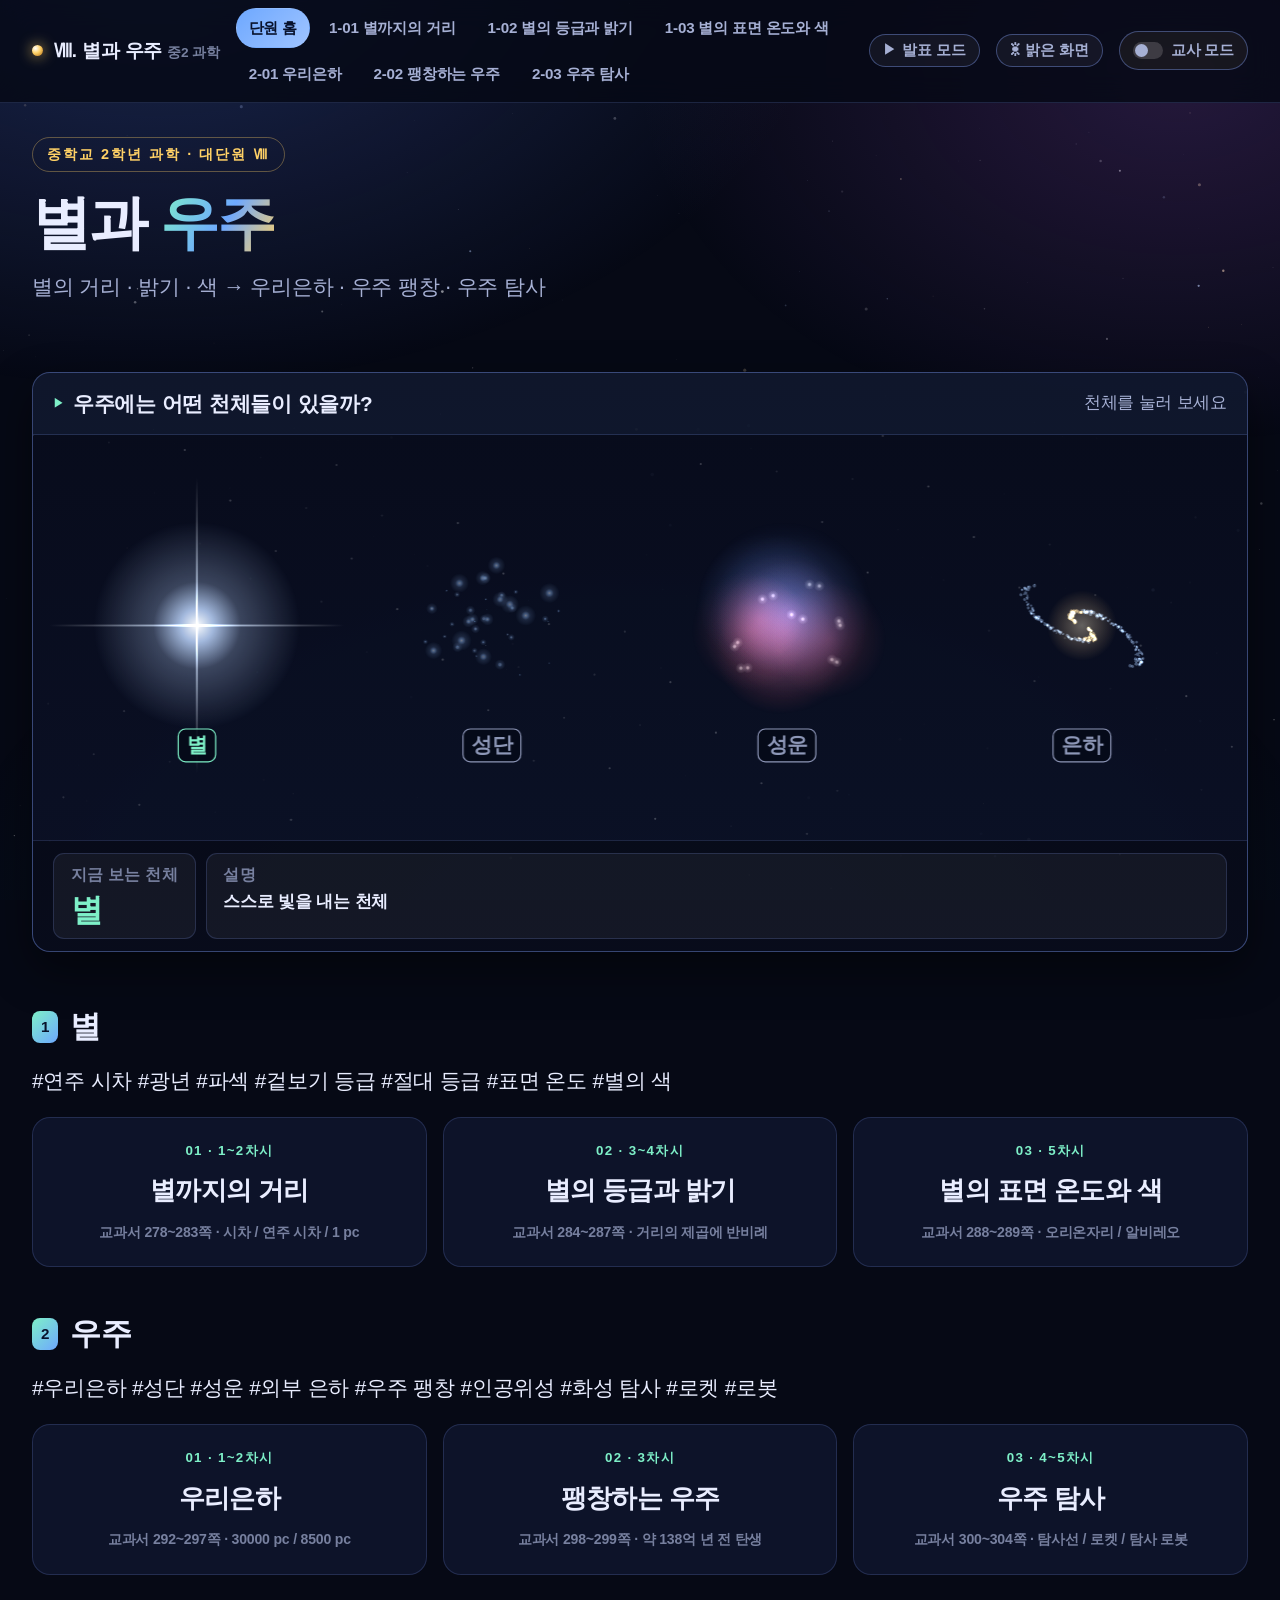
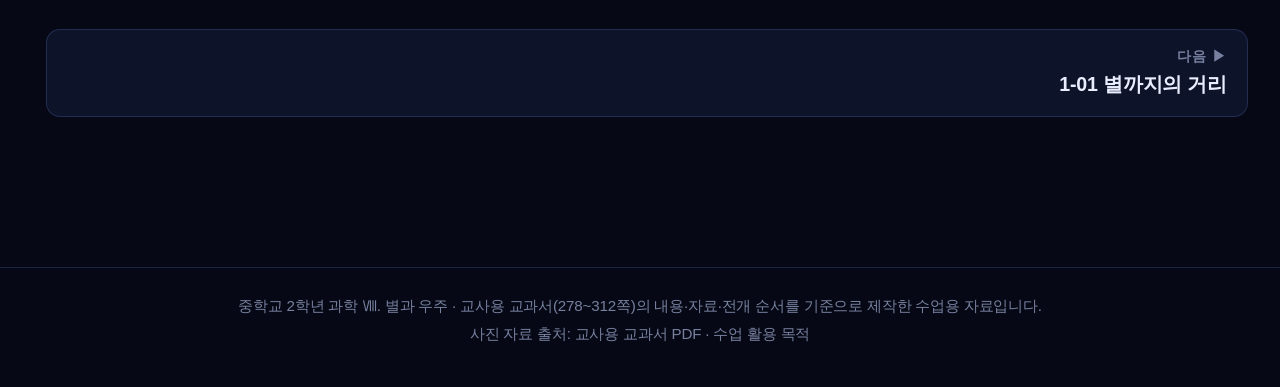
<file: index.html>
<!doctype html>
<html lang="ko">
<head>
<meta charset="utf-8">
<meta name="viewport" content="width=device-width, initial-scale=1">
<title>Ⅷ. 별과 우주 | 중학교 2학년 과학 수업 자료</title>
<link rel="stylesheet" href="assets/style.css">
<script>try{if(localStorage.getItem("suj-theme")==="light")document.documentElement.setAttribute("data-theme","light")}catch(e){}</script>
</head>
<body>
<canvas id="bg-stars"></canvas><div id="bg-glow"></div>
<div id="progress"></div>

<header class="topbar"><div class="topbar-inner">
  <a class="brand" href="index.html"><span class="dot"></span><span>Ⅷ. 별과 우주 <small>중2 과학</small></span></a>
  <nav class="chips"></nav>
  <div class="tmode"><span class="sw"></span>교사 모드</div>
</div></header>

<main class="wrap">

  <div class="page-head">
    <span class="eyebrow">중학교 2학년 과학 · 대단원 Ⅷ</span>
    <h1>별과 <em>우주</em></h1>
    <p class="lede">별의 거리 · 밝기 · 색 → 우리은하 · 우주 팽창 · 우주 탐사</p>
  </div>

  <!-- 인트로 애니메이션 -->
  <section class="block">
    <div class="sim">
      <div class="sim-head">
        <h4>우주에는 어떤 천체들이 있을까?</h4>
        <span class="hint">천체를 눌러 보세요</span>
      </div>
      <canvas id="cvIntro"></canvas>
      <div class="readout" id="introInfo">
        <div class="stat"><div class="k">지금 보는 천체</div><div class="v" id="introName">별</div></div>
        <div class="stat" style="flex:1; min-width:240px"><div class="k">설명</div>
          <div class="v" id="introDesc" style="font-size:.93rem; color:var(--txt); font-weight:600; line-height:1.5">스스로 빛을 내는 천체</div></div>
      </div>
    </div>
    <div class="teacher-note">
      <span class="tlabel">단원 개관</span>
      우주에는 여러 은하가 있다. 은하에는 태양계가 포함되어 있는 우리은하와 그 외의 외부 은하들이 있다.
      은하에는 별과, 별의 무리인 성단, 그리고 별과 별 사이에 있는 성간 물질들이 모여 있는 성운이 있다.
      태양계를 구성하는 별·행성·위성·왜소 행성·소행성·혜성들도 우주에 있는 천체이다.
      <br><br>이 단원에서는 별까지의 거리, 별의 밝기와 등급, 색과 온도 등 별의 특징과 우리은하의 모양·구성 천체 및
      우주 팽창에 대해 학습한다. 이를 바탕으로 우주에 대한 흥미와 호기심을 갖도록 하고, 우주 탐사의 의의와
      인류에게 미치는 영향을 조사하여 과학의 유용성을 느낄 수 있도록 한다.
    </div>
  </section>

  <!-- 소단원 카드 -->
  <section class="block">
    <h2 class="sec"><span class="num">1</span> 별</h2>
    <p class="sec-sub">#연주 시차 #광년 #파섹 #겉보기 등급 #절대 등급 #표면 온도 #별의 색</p>
    <div class="unit-grid">
      <a class="unit-card" href="s1-01-distance.html">
        <div class="cno">01 · 1~2차시</div>
        <h3>별까지의 거리</h3>
        <div class="meta">교과서 278~283쪽 · 시차 / 연주 시차 / 1 pc</div>
      </a>
      <a class="unit-card" href="s1-02-magnitude.html">
        <div class="cno">02 · 3~4차시</div>
        <h3>별의 등급과 밝기</h3>
        <div class="meta">교과서 284~287쪽 · 거리의 제곱에 반비례</div>
      </a>
      <a class="unit-card" href="s1-03-temperature.html">
        <div class="cno">03 · 5차시</div>
        <h3>별의 표면 온도와 색</h3>
        <div class="meta">교과서 288~289쪽 · 오리온자리 / 알비레오</div>
      </a>
    </div>

    <h2 class="sec" style="margin-top:40px"><span class="num">2</span> 우주</h2>
    <p class="sec-sub">#우리은하 #성단 #성운 #외부 은하 #우주 팽창 #인공위성 #화성 탐사 #로켓 #로봇</p>
    <div class="unit-grid">
      <a class="unit-card" href="s2-01-galaxy.html">
        <div class="cno">01 · 1~2차시</div>
        <h3>우리은하</h3>
        <div class="meta">교과서 292~297쪽 · 30000 pc / 8500 pc</div>
      </a>
      <a class="unit-card" href="s2-02-expansion.html">
        <div class="cno">02 · 3차시</div>
        <h3>팽창하는 우주</h3>
        <div class="meta">교과서 298~299쪽 · 약 138억 년 전 탄생</div>
      </a>
      <a class="unit-card" href="s2-03-exploration.html">
        <div class="cno">03 · 4~5차시</div>
        <h3>우주 탐사</h3>
        <div class="meta">교과서 300~304쪽 · 탐사선 / 로켓 / 탐사 로봇</div>
      </a>
    </div>

  </section>

  <!-- 수업 설계 -->
  <section class="block t-only">
    <h2 class="sec"><span class="num">수업</span> 차시 계획</h2>
    <p class="sec-sub">교사용 교과서의 중단원 수업 지도 설계(총 12차시)를 그대로 옮겼습니다.</p>

    <div class="card">
      <h3>Ⅷ-1. 별 <span class="pill a3">1~6차시</span></h3>
      <div class="table-scroll">
      <table class="data">
        <thead><tr><th style="width:30%">소단원</th><th>차시</th><th>교과서</th><th style="width:40%">핵심 내용</th></tr></thead>
        <tbody>
          <tr><td class="name">01 별까지의 거리</td><td class="tnum">1~2</td><td class="tnum">278~283</td>
            <td style="text-align:left">시차 · 연주 시차 · 1 pc(파섹)</td></tr>
          <tr><td class="name">02 별의 등급과 밝기</td><td class="tnum">3~4</td><td class="tnum">284~287</td>
            <td style="text-align:left">밝기와 거리의 관계 · 겉보기 등급 · 절대 등급</td></tr>
          <tr><td class="name">03 별의 표면 온도와 색</td><td class="tnum">5</td><td class="tnum">288~289</td>
            <td style="text-align:left">표면 온도에 따른 별의 색</td></tr>
          <tr><td class="name">중단원 점검</td><td class="tnum">6</td><td class="tnum">290~291</td>
            <td style="text-align:left">개념 정리 · 확인 문제</td></tr>
        </tbody>
      </table>
      </div>
      <div class="teacher-note">
        <span class="tlabel">성취기준 · 지도상의 유의점</span>
        <b>[9과15-01]</b> 지구 자전에 의한 천체의 겉보기 운동과 지구 공전에 의한 별자리 변화를 이해하고, 밤하늘 천체에 호기심을 가진다.
        연주 시차를 이용하여 별까지의 거리를 구할 수 있고, 별의 등급과 밝기의 관계 및 표면 온도와 색의 관계를 설명할 수 있다.
        <ul>
          <li>별까지의 거리를 구하는 방법은 <b>수식을 도입하지 않는다.</b></li>
          <li>연주 시차와 겉보기 등급·절대 등급의 <b>개념을 중심으로</b> 다룬다.</li>
          <li>별의 표면 온도는 <b>별의 색을 이용하여 비교하는 수준</b>으로만 다룬다.</li>
        </ul>
      </div>
    </div>

    <div class="card">
      <h3>Ⅷ-2. 우주 <span class="pill a3">1~6차시</span></h3>
      <div class="table-scroll">
      <table class="data">
        <thead><tr><th style="width:30%">소단원</th><th>차시</th><th>교과서</th><th style="width:40%">핵심 내용</th></tr></thead>
        <tbody>
          <tr><td class="name">01 우리은하</td><td class="tnum">1~2</td><td class="tnum">292~297</td>
            <td style="text-align:left">우리은하의 모양과 크기 · 은하수 · 성단 · 성운</td></tr>
          <tr><td class="name">02 팽창하는 우주</td><td class="tnum">3</td><td class="tnum">298~299</td>
            <td style="text-align:left">외부 은하 · 우주 팽창 · 약 138억 년</td></tr>
          <tr><td class="name">03 우주 탐사</td><td class="tnum">4~5</td><td class="tnum">300~304</td>
            <td style="text-align:left">탐사 성과 · 일상생활에 쓰이는 우주 기술</td></tr>
          <tr><td class="name">중단원 점검</td><td class="tnum">6</td><td class="tnum">306~307</td>
            <td style="text-align:left">개념 정리 · 확인 문제</td></tr>
        </tbody>
      </table>
      </div>
      <div class="teacher-note">
        <span class="tlabel">성취기준 · 지도상의 유의점</span>
        <b>[9과15-02]</b> 우리은하의 구조와 크기를 이해하고, 성운과 성단의 특징을 비교할 수 있다.<br>
        <b>[9과15-03]</b> 모형을 이용하여 우주가 팽창하고 있음을 설명할 수 있다.<br>
        <b>[9과15-04]</b> 우주 탐사의 의의와 인류에게 미치는 영향을 조사하여 과학의 유용성을 인식할 수 있다.
        <ul>
          <li>우리은하의 크기는 수치 암기보다 <b>규모에 대한 인식</b>에 초점을 맞춘다.</li>
          <li>풍선 모형으로 우주 팽창을 설명하되, 어려운 우주론적 개념은 도입하지 않는다.</li>
          <li>우주 탐사는 현대에 <b>경쟁이 아닌 국제 협력</b>이 중요시된다는 점을 함께 다룬다.</li>
        </ul>
      </div>
    </div>

    <div class="grid g2" style="margin-top:16px">
      <div class="card">
        <h3>선수 학습 연계</h3>
        <ul style="margin:0; padding-left:20px; color:var(--dim)">
          <li><b style="color:var(--txt)">[초4] 밤하늘 관찰</b> — 별의 정의를 알고 북극성 주변의 별자리를 관찰할 수 있다.</li>
          <li><b style="color:var(--txt)">[중1] 태양계</b> — 태양의 표면과 대기에서 일어나는 현상을 알고, 태양 활동이 지구에 미치는 영향을 추론할 수 있다.</li>
          <li><b style="color:var(--txt)">[중1] 태양계 구성원</b> — 태양계를 구성하는 천체의 특징을 알고 행성을 구분할 수 있다.</li>
          <li><b style="color:var(--txt)">[중1] 과학과 인류의 지속가능한 삶</b> — 과학의 발전이 인류 문명에 미친 영향을 설명할 수 있다.</li>
        </ul>
      </div>
      <div class="card">
        <h3>이 자료 사용법</h3>
        <ul style="margin:0; padding-left:20px; color:var(--dim)">
          <li>각 페이지는 <b style="color:var(--txt)">도입 → 개념·애니메이션 → 핵심 정리 → 확인</b> 순서입니다.
            준비물이 필요한 탐구·해 보기 활동은 넣지 않았습니다.</li>
          <li>오른쪽 위 <b style="color:var(--accent-2)">교사 모드</b>를 켜면 이 차시 계획, 학습 목표·교과서 쪽수, 지도상의 유의점·설명 문장이 함께 표시됩니다. 학생에게 보여 줄 때는 꺼 두세요.</li>
          <li>시뮬레이션은 슬라이더와 버튼으로 직접 조작합니다. 판서 대신 화면을 띄워 발문에 활용하세요.</li>
          <li>인터넷 연결 없이 동작합니다. 폴더째 USB에 담아 교실 PC에서 바로 열 수 있습니다.</li>
        </ul>
      </div>
    </div>
  </section>

  <div class="pager"></div>
</main>

<footer class="foot">
  중학교 2학년 과학 Ⅷ. 별과 우주 · 교사용 교과서(278~312쪽)의 내용·자료·전개 순서를 기준으로 제작한 수업용 자료입니다.<br>
  사진 자료 출처: 교사용 교과서 PDF · 수업 활용 목적
</footer>

<script src="assets/common.js"></script>
<script>
(function () {
  var wrap = document.getElementById("cvIntro");
  var C = SU.Canvas(wrap, 3.0), U = SU.U;
  var nameEl = document.getElementById("introName"), descEl = document.getElementById("introDesc");

  var OBJ = [
    { n: "별", d: "스스로 빛을 내는 천체. 밝기와 색은 별마다 다르다." },
    { n: "성단", d: "많은 별이 좁은 공간에 모여 집단을 이룬 것. 산개 성단과 구상 성단이 있다." },
    { n: "성운", d: "성간 물질이 모여 있어 구름처럼 보이는 천체. 방출·반사·암흑 성운이 있다." },
    { n: "은하", d: "수천억 개의 별로 이루어진 천체 집단. 태양계가 속한 은하를 우리은하라고 한다." }
  ];
  var sel = 0, hl = [1, 0, 0, 0], auto = 0;

  // 성단/성운/은하 입자 미리 생성
  var cluster = [], neb = [], gal = [];
  for (var i = 0; i < 46; i++) {
    var a = Math.random() * 6.2832, r = Math.pow(Math.random(), 0.6);
    cluster.push({ x: Math.cos(a) * r, y: Math.sin(a) * r * 0.92, s: Math.random() * 1.4 + 0.5, p: Math.random() * 6.3 });
  }
  for (var i = 0; i < 9; i++) {
    neb.push({ x: (Math.random() - 0.5) * 1.3, y: (Math.random() - 0.5) * 1.1, r: Math.random() * 0.55 + 0.35,
      c: Math.random() < 0.5 ? [255, 96, 120] : [110, 150, 255], p: Math.random() * 6.3 });
  }
  for (var i = 0; i < 340; i++) {
    var t = Math.pow(Math.random(), 1.15), arm = Math.floor(Math.random() * 2);
    var th = t * 3.6 + arm * Math.PI + (Math.random() - 0.5) * 0.5;
    var rr = 0.10 + t * 0.92;
    gal.push({ r: rr, th: th, s: Math.random() * 1.1 + 0.4, c: t > 0.35 ? [170, 205, 255] : [255, 226, 170] });
  }

  function pos(i) { return { x: C.w * (0.135 + i * 0.243), y: C.h * 0.47 }; }

  wrap.addEventListener("click", function (e) {
    var r = wrap.getBoundingClientRect(), mx = (e.clientX - r.left) / C.k;
    var best = 0, bd = 1e9;
    for (var i = 0; i < 4; i++) { var d = Math.abs(pos(i).x - mx); if (d < bd) { bd = d; best = i; } }
    sel = best; auto = 0; nameEl.textContent = OBJ[sel].n; descEl.textContent = OBJ[sel].d;
  });
  wrap.style.cursor = "pointer";

  SU.loop(wrap, function (dt, t) {
    auto += dt;
    if (auto > 4.5) { auto = 0; sel = (sel + 1) % 4; nameEl.textContent = OBJ[sel].n; descEl.textContent = OBJ[sel].d; }
    for (var i = 0; i < 4; i++) hl[i] = U.approach(hl[i], i === sel ? 1 : 0, dt, 5.5);

    var ctx = C.ctx, w = C.w, h = C.h;
    ctx.clearRect(0, 0, w, h);
    // 옅은 배경 별
    ctx.save();
    for (var i = 0; i < 70; i++) {
      var x = ((i * 97.13) % 1) * w, y = ((i * 41.77) % 1) * h;
      x = (i * 137.5) % w; y = (i * 89.3) % h;
      var a = 0.12 + 0.1 * Math.sin(t * 1.1 + i);
      ctx.fillStyle = "rgba(255,255,255," + a + ")";
      ctx.beginPath(); ctx.arc(x, y, 0.9, 0, 6.2832); ctx.fill();
    }
    ctx.restore();

    var base = Math.min(h * 0.24, w * 0.068);

    for (var i = 0; i < 4; i++) {
      var p = pos(i), k = 0.86 + hl[i] * 0.34, R = base * k;
      ctx.save();
      ctx.translate(p.x, p.y);
      ctx.globalAlpha = 0.5 + hl[i] * 0.5;

      if (i === 0) {
        U.glow(ctx, 0, 0, R * 1.05, "rgba(190,215,255,1)", 1);
        U.spike(ctx, 0, 0, R * 1.5, "rgba(200,222,255,.7)", 1.5);
      } else if (i === 1) {
        for (var j = 0; j < cluster.length; j++) {
          var c = cluster[j], tw = 0.55 + 0.45 * Math.sin(t * 2.1 + c.p);
          U.glow(ctx, c.x * R, c.y * R, c.s * 5 * tw, "rgba(150,195,255,1)", 0.95 * tw);
        }
      } else if (i === 2) {
        ctx.globalCompositeOperation = "lighter";
        for (var j = 0; j < neb.length; j++) {
          var b = neb[j], pu = 1 + 0.07 * Math.sin(t * 0.8 + b.p);
          var g = ctx.createRadialGradient(b.x * R, b.y * R, 0, b.x * R, b.y * R, b.r * R * 1.5 * pu);
          g.addColorStop(0, "rgba(" + b.c[0] + "," + b.c[1] + "," + b.c[2] + ",.36)");
          g.addColorStop(1, "rgba(" + b.c[0] + "," + b.c[1] + "," + b.c[2] + ",0)");
          ctx.fillStyle = g;
          ctx.beginPath(); ctx.arc(b.x * R, b.y * R, b.r * R * 1.5 * pu, 0, 6.2832); ctx.fill();
        }
        for (var j = 0; j < 14; j++) {
          var ax = Math.cos(j * 2.4) * R * 0.75, ay = Math.sin(j * 1.7) * R * 0.6;
          U.glow(ctx, ax, ay, 4.5, "rgba(255,255,255,1)", 0.9);
        }
        ctx.globalCompositeOperation = "source-over";
      } else {
        ctx.rotate(t * 0.16);
        ctx.globalCompositeOperation = "lighter";
        var cg = ctx.createRadialGradient(0, 0, 0, 0, 0, R * 0.5);
        cg.addColorStop(0, "rgba(255,240,205,.75)"); cg.addColorStop(1, "rgba(255,200,120,0)");
        ctx.fillStyle = cg; ctx.beginPath(); ctx.arc(0, 0, R * 0.5, 0, 6.2832); ctx.fill();
        for (var j = 0; j < gal.length; j++) {
          var s = gal[j], x = Math.cos(s.th) * s.r * R, y = Math.sin(s.th) * s.r * R * 0.42;
          ctx.fillStyle = "rgba(" + s.c[0] + "," + s.c[1] + "," + s.c[2] + ",.75)";
          ctx.beginPath(); ctx.arc(x, y, s.s, 0, 6.2832); ctx.fill();
        }
        ctx.globalCompositeOperation = "source-over";
      }
      ctx.restore();

      ctx.globalAlpha = 1;
      var col = hl[i] > 0.5 ? "#7ef0c8" : "rgba(166,176,212,.85)";
      U.chip(ctx, p.x, p.y + base * 1.45, OBJ[i].n, col, 13);
    }
  });
})();
</script>
</body>
</html>
</file>
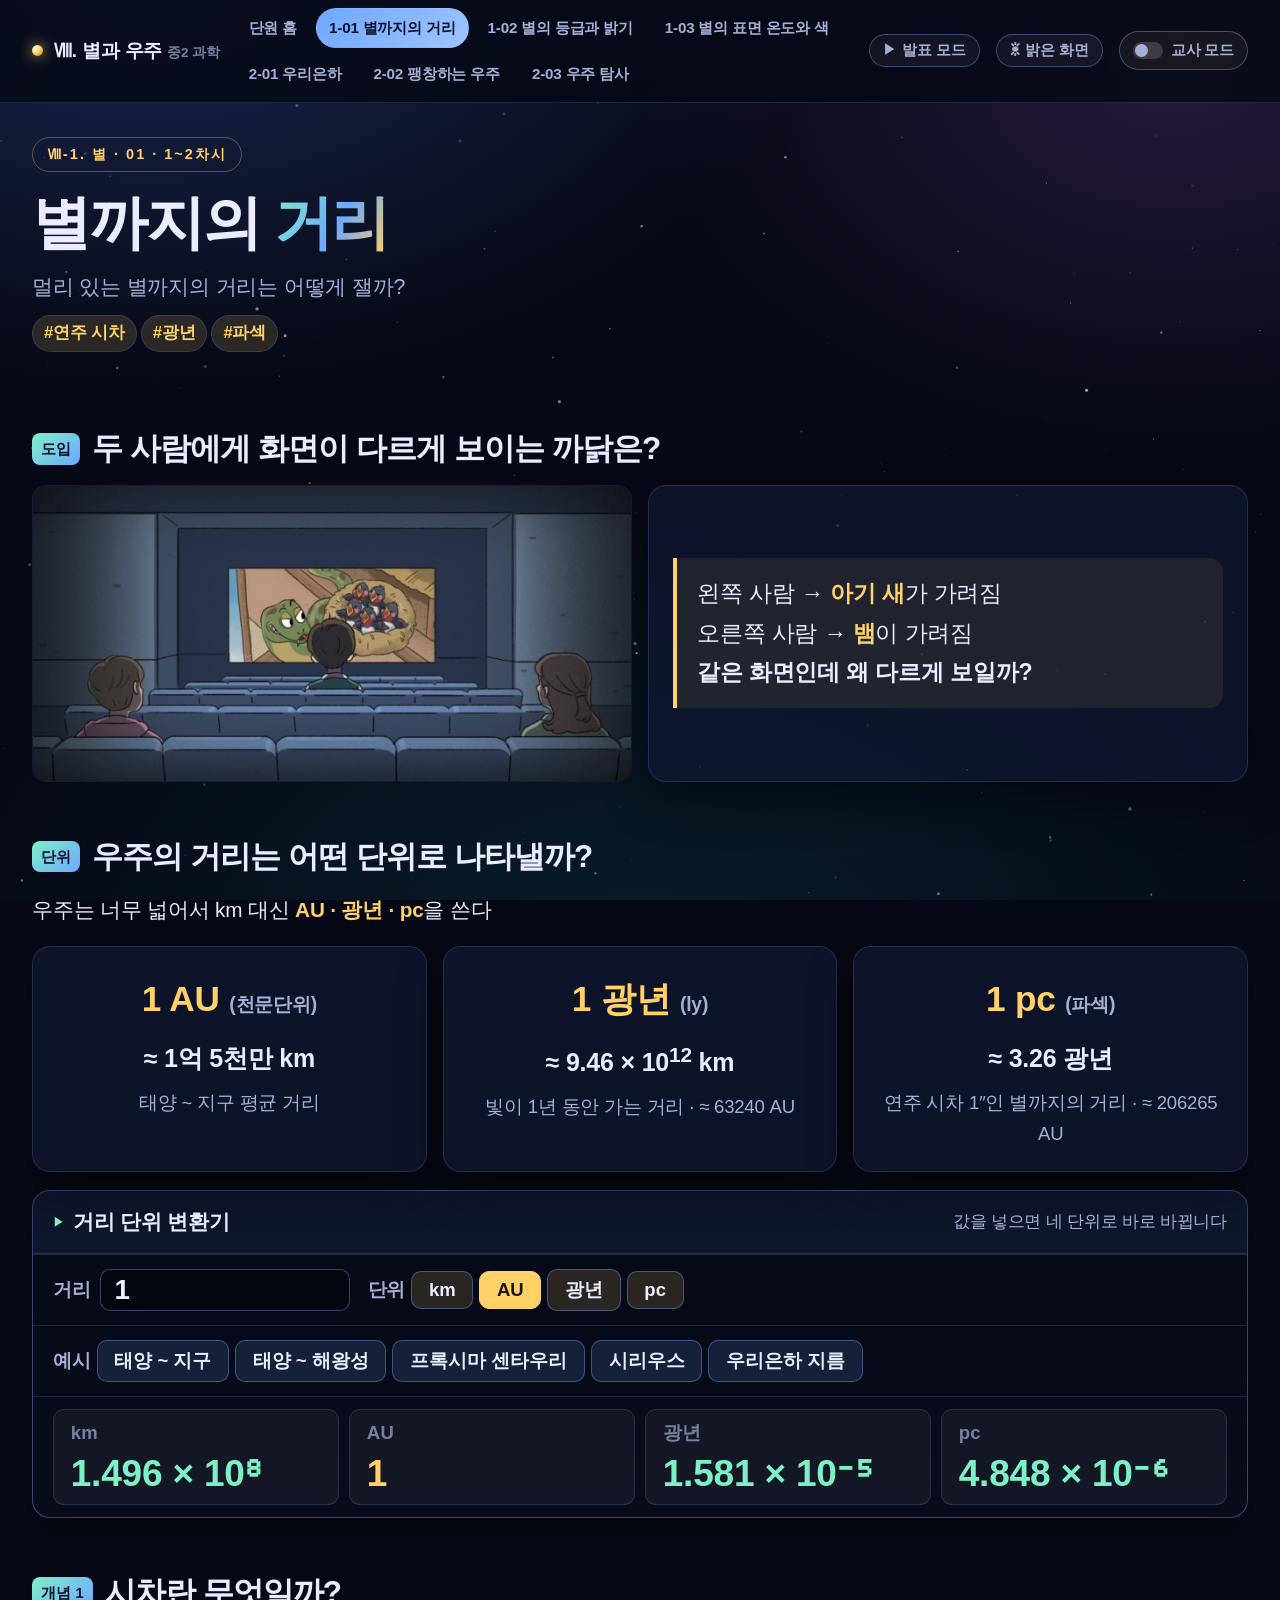
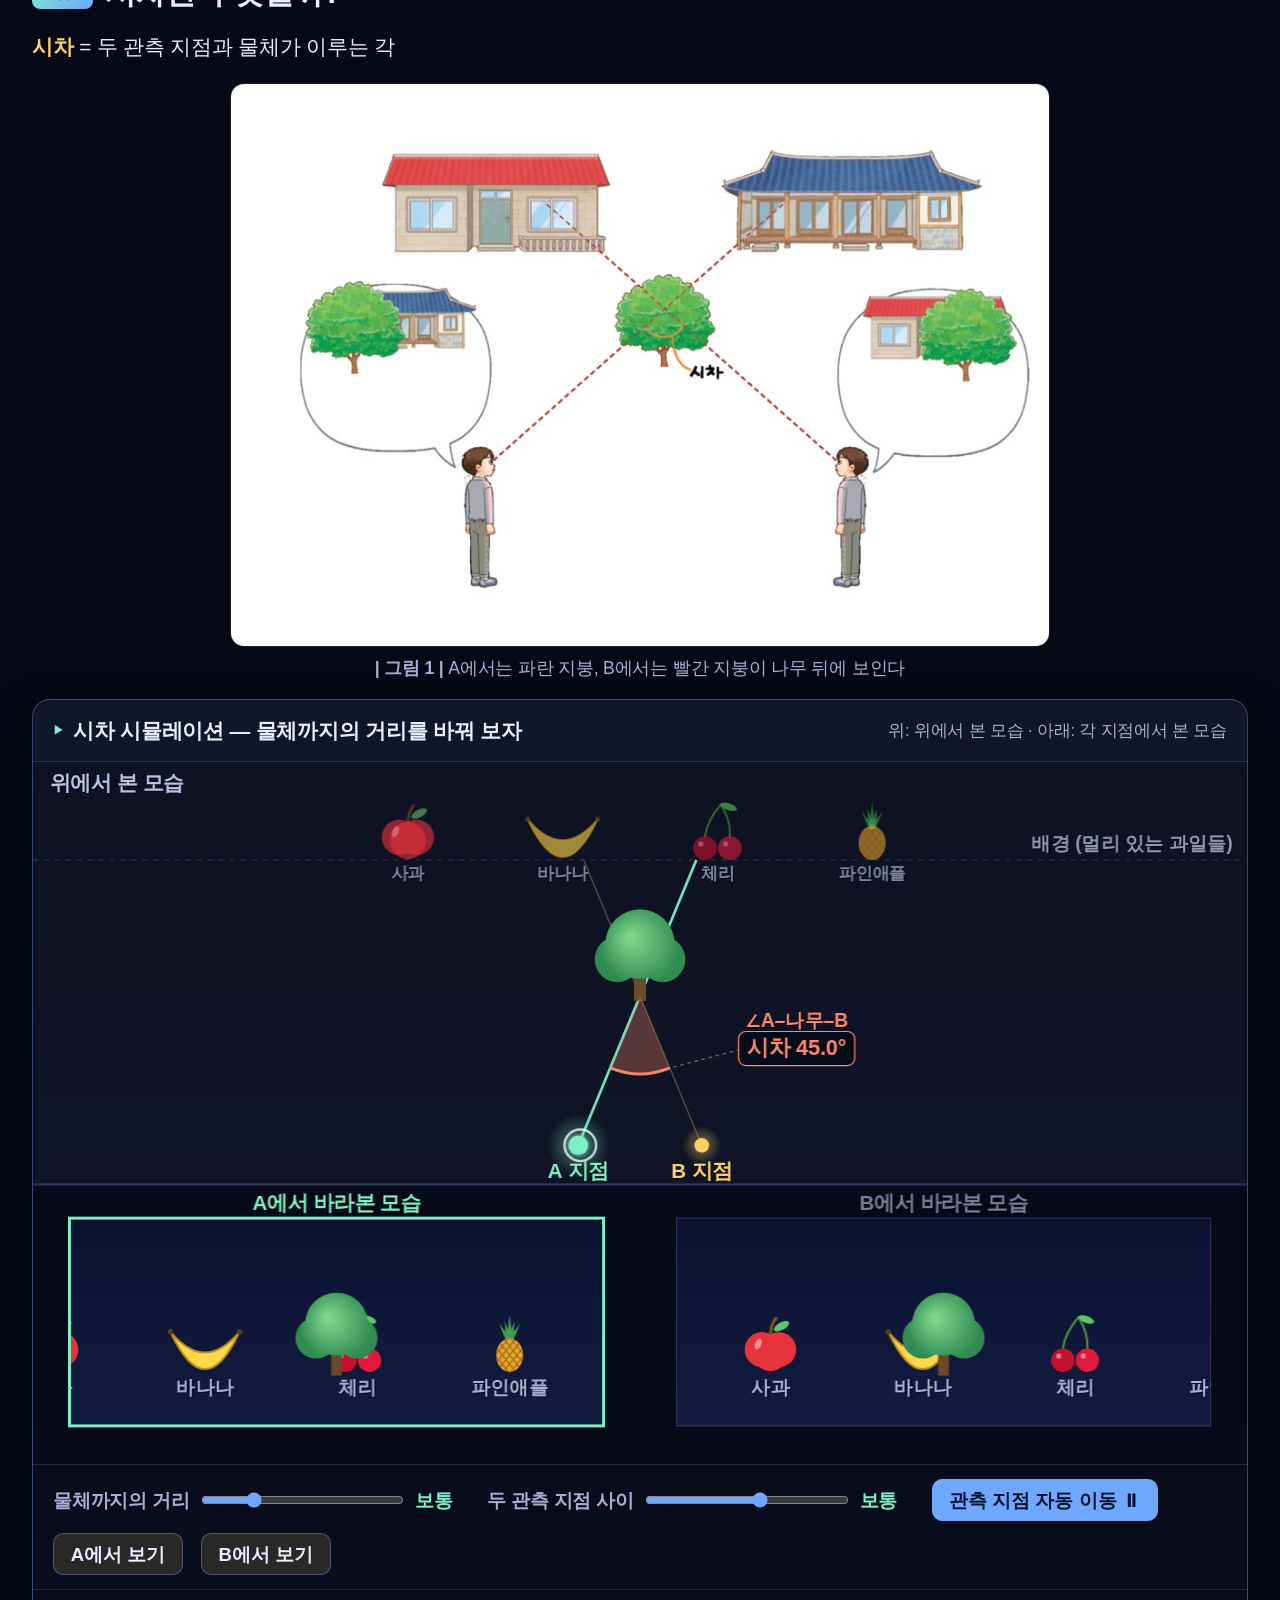
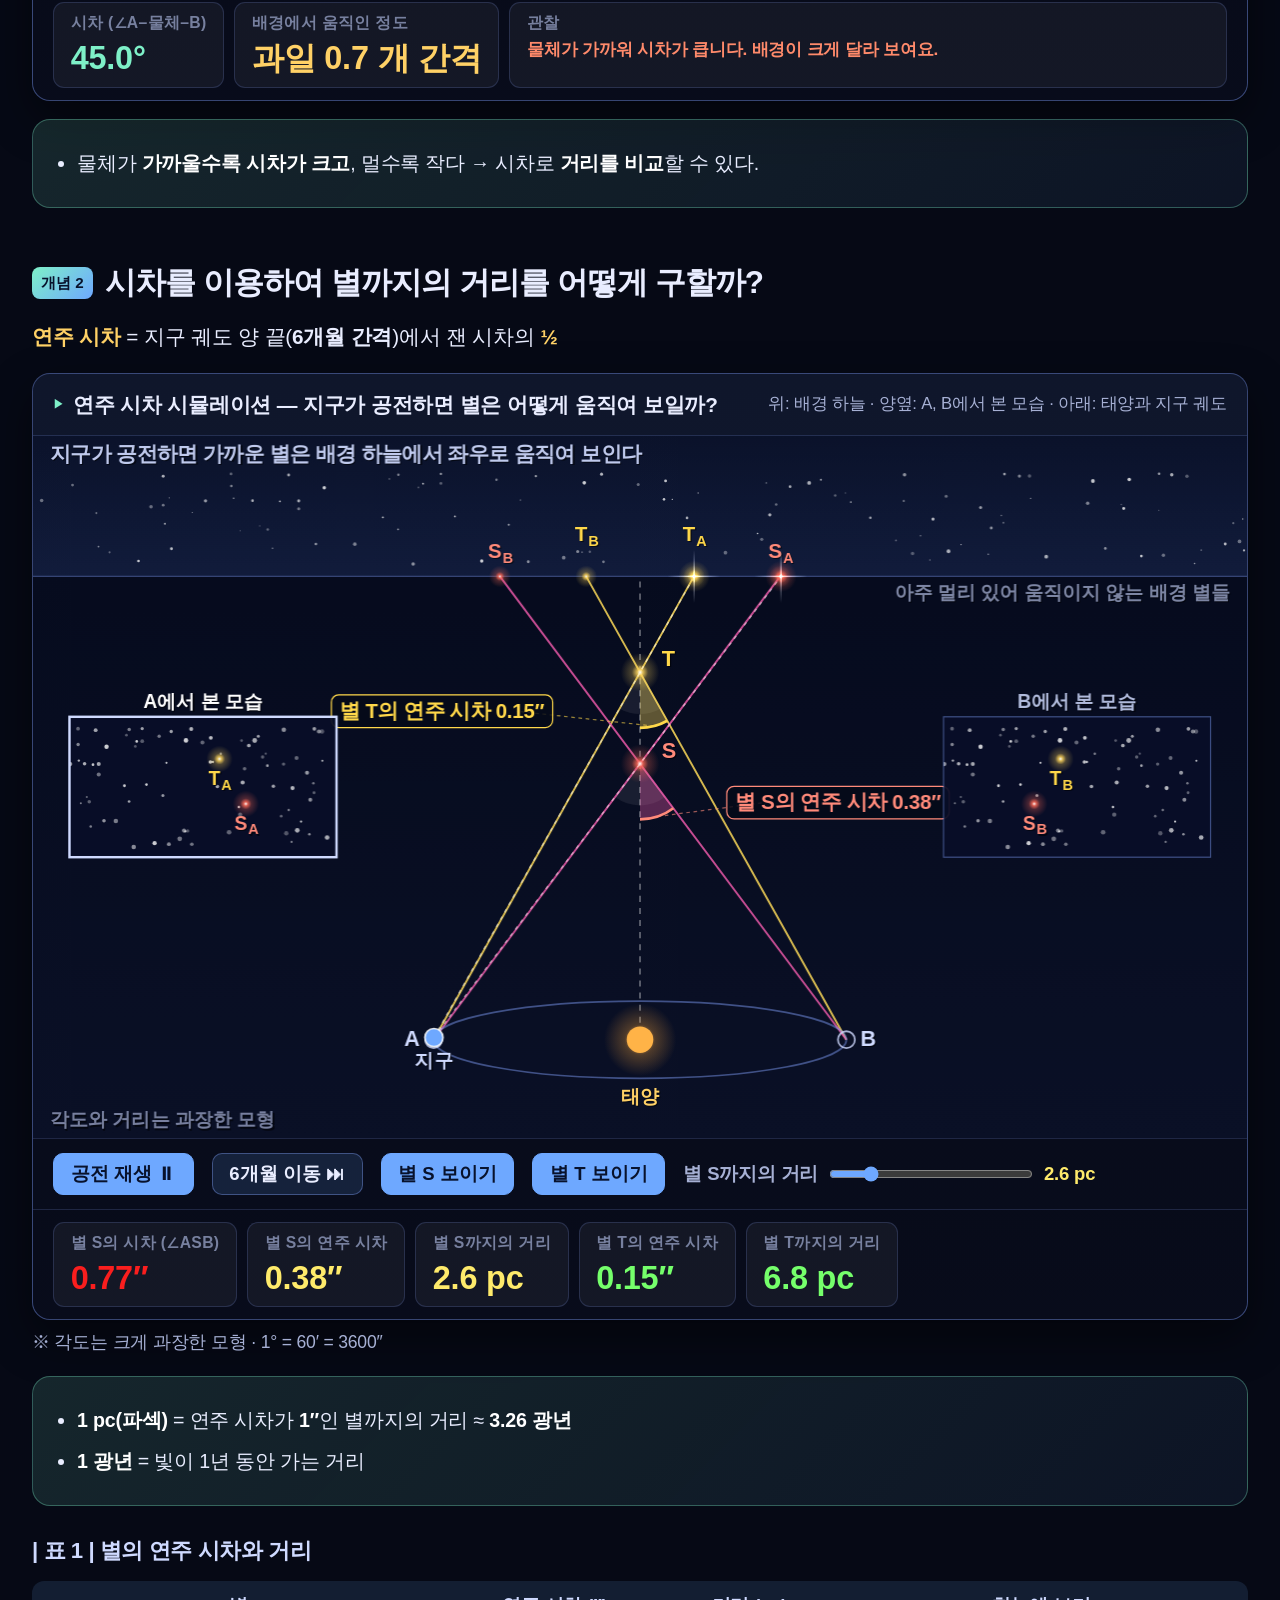
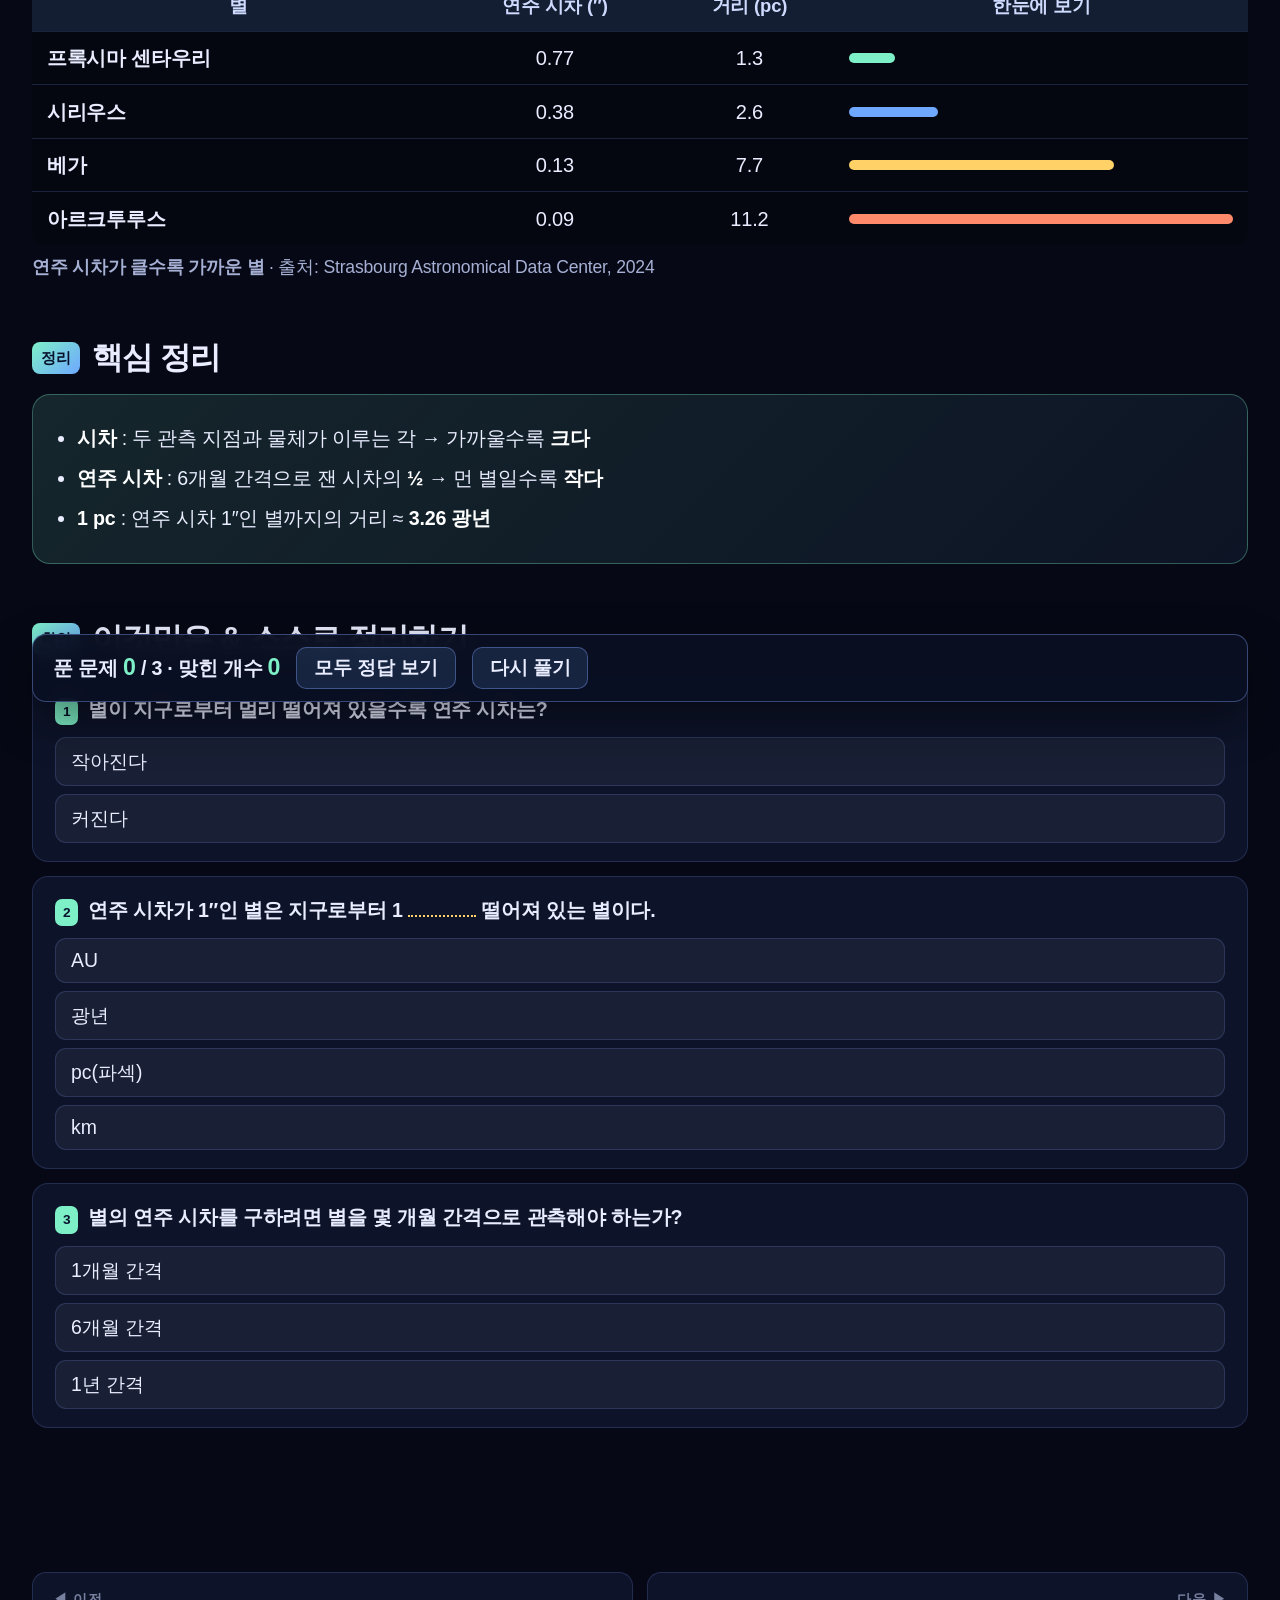
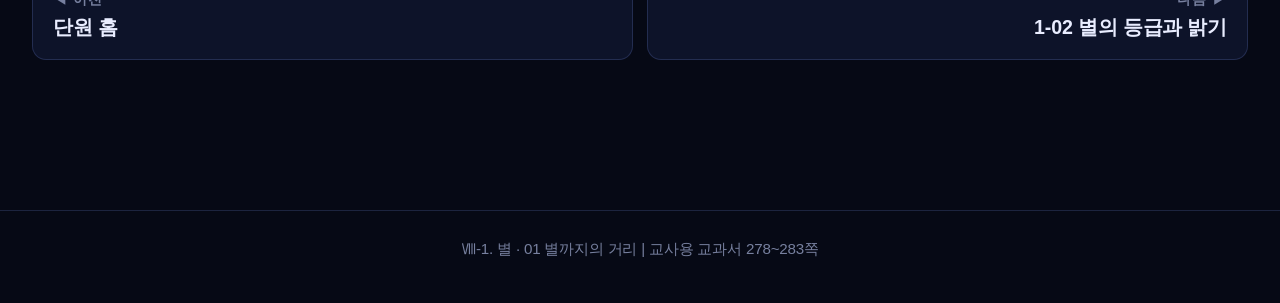
<file: s1-01-distance.html>
<!doctype html>
<html lang="ko">
<head>
<meta charset="utf-8">
<meta name="viewport" content="width=device-width, initial-scale=1">
<title>01 별까지의 거리 | Ⅷ. 별과 우주</title>
<link rel="stylesheet" href="assets/style.css">
<script>try{if(localStorage.getItem("suj-theme")==="light")document.documentElement.setAttribute("data-theme","light")}catch(e){}</script>
</head>
<body>
<canvas id="bg-stars"></canvas><div id="bg-glow"></div>
<div id="progress"></div>

<header class="topbar"><div class="topbar-inner">
  <a class="brand" href="index.html"><span class="dot"></span><span>Ⅷ. 별과 우주 <small>중2 과학</small></span></a>
  <nav class="chips"></nav>
  <div class="tmode"><span class="sw"></span>교사 모드</div>
</div></header>

<main class="wrap">

  <div class="page-head">
    <span class="eyebrow">Ⅷ-1. 별 · 01 · 1~2차시</span>
    <h1>별까지의 <em>거리</em></h1>
    <p class="lede">멀리 있는 별까지의 거리는 어떻게 잴까?</p>
    <div style="margin-top:10px">
      <span class="pill a2">#연주 시차</span><span class="pill a2">#광년</span><span class="pill a2">#파섹</span>
    </div>
  </div>

  <div class="goals">
    <h3>이 단원에서 나는</h3>
    <ul>
      <li>시차의 뜻을 설명하고, 물체까지의 거리와 시차의 관계를 말할 수 있다.</li>
      <li>연주 시차를 이용하여 별까지의 거리를 구하는 방법을 설명할 수 있다.</li>
    </ul>
  </div>

  <!-- ================= 도입 ================= -->
  <section class="block" id="hook">
    <h2 class="sec"><span class="num">도입</span> 두 사람에게 화면이 다르게 보이는 까닭은?</h2>
    <div class="grid g2">
      <figure class="fig">
        <img src="img/cinema.jpg" alt="같은 높이에 앉은 두 사람이 앞사람 때문에 화면의 서로 다른 부분이 가려지는 모습">
      </figure>
      <div class="card">
        <div class="hook">
          왼쪽 사람 → <strong>아기 새</strong>가 가려짐<br>
          오른쪽 사람 → <strong>뱀</strong>이 가려짐<br>
          <b>같은 화면인데 왜 다르게 보일까?</b>
        </div>
      </div>
    </div>
    <div class="teacher-note">
      <span class="tlabel">지도 안내</span>
      두 사람의 시선 방향이 서로 다르기 때문에 앞사람에게 가려지는 화면의 부분도 달라진다.
      보는 위치가 달라지면 같은 물체라도 배경에 대한 위치가 달라져 보인다는 것이 이 단원의 출발점이다.<br>
      실제 극장이 아니라 학교 강당처럼 관객이 같은 높이에 앉아 있는 상황이다.
      비슷한 경험을 학생들이 먼저 이야기해 보게 한 뒤 시차 개념으로 넘어간다.
    </div>
  </section>

  <!-- ================= 거리 단위 ================= -->
  <section class="block" id="units">
    <h2 class="sec"><span class="num">단위</span> 우주의 거리는 어떤 단위로 나타낼까? <span class="qq">교과서 283쪽 참고 자료</span></h2>
    <p class="sec-sub">우주는 너무 넓어서 km 대신 <span class="kw">AU · 광년 · pc</span>을 쓴다</p>

    <div class="grid g3">
      <div class="card unit-card">
        <div class="u-name">1 AU <small>(천문단위)</small></div>
        <div class="u-val">≈ 1억 5천만 km</div>
        <div class="u-desc">태양 ~ 지구 평균 거리</div>
      </div>
      <div class="card unit-card">
        <div class="u-name">1 광년 <small>(ly)</small></div>
        <div class="u-val">≈ 9.46 × 10<sup>12</sup> km</div>
        <div class="u-desc">빛이 1년 동안 가는 거리 · ≈ 63240 AU</div>
      </div>
      <div class="card unit-card">
        <div class="u-name">1 pc <small>(파섹)</small></div>
        <div class="u-val">≈ 3.26 광년</div>
        <div class="u-desc">연주 시차 1″인 별까지의 거리 · ≈ 206265 AU</div>
      </div>
    </div>

    <div class="sim" style="margin-top:18px">
      <div class="sim-head">
        <h4>거리 단위 변환기</h4>
        <span class="hint">값을 넣으면 네 단위로 바로 바뀝니다</span>
      </div>
      <div class="sim-controls">
        <label class="ctl">거리
          <input type="number" id="ucIn" class="num-in" value="1" min="0" step="any"></label>
        <span class="ctl" style="gap:6px">단위
          <button class="btn amber" data-unit="km">km</button>
          <button class="btn amber on" data-unit="au">AU</button>
          <button class="btn amber" data-unit="ly">광년</button>
          <button class="btn amber" data-unit="pc">pc</button>
        </span>
      </div>
      <div class="sim-controls">
        <span class="ctl" style="gap:6px; flex-wrap:wrap">예시
          <button class="btn" data-ex="1,au">태양 ~ 지구</button>
          <button class="btn" data-ex="30,au">태양 ~ 해왕성</button>
          <button class="btn" data-ex="1.3,pc">프록시마 센타우리</button>
          <button class="btn" data-ex="2.6,pc">시리우스</button>
          <button class="btn" data-ex="30000,pc">우리은하 지름</button>
        </span>
      </div>
      <div class="readout uc-out">
        <div class="stat" data-out="km"><div class="k">km</div><div class="v">—</div></div>
        <div class="stat" data-out="au"><div class="k">AU</div><div class="v">—</div></div>
        <div class="stat" data-out="ly"><div class="k">광년</div><div class="v">—</div></div>
        <div class="stat" data-out="pc"><div class="k">pc</div><div class="v">—</div></div>
      </div>
    </div>
    <div class="teacher-note">
      <span class="tlabel">참고 자료</span>
      AU: 지구의 평균 궤도 장반경, 1 AU = 1.496×10<sup>8</sup> km. 해왕성은 약 30 AU.
      광년: 1 광년 = 9.46×10<sup>12</sup> km = 6.324×10<sup>4</sup> AU. 파섹: 1 pc = 3.086×10<sup>13</sup> km = 206265 AU = 3.26 광년.
      변환기는 AU를 기준(1 광년 = 63240 AU, 1 pc = 206265 AU)으로 계산하므로 마지막 자리는 교과서 값과 조금 다를 수 있다.
    </div>
  </section>

  <!-- ================= 시차 ================= -->
  <section class="block" id="parallax">
    <h2 class="sec"><span class="num">개념 1</span> 시차란 무엇일까? <span class="qq">교과서 280쪽</span></h2>
    <p class="sec-sub"><span class="kw">시차</span> = 두 관측 지점과 물체가 이루는 각</p>

    <figure class="fig" style="max-width:820px; margin:0 auto 18px">
      <img src="img/parallax_fig1.jpg" alt="A와 B에서 나무를 바라볼 때 나무 뒤의 집이 달라져 보이는 그림">
      <figcaption><b>| 그림 1 |</b> A에서는 파란 지붕, B에서는 빨간 지붕이 나무 뒤에 보인다</figcaption>
    </figure>
    <div class="teacher-note">
      <span class="tlabel">설명</span>
      떨어져 있는 두 지점 A, B에서 물체를 바라보면 A, B에서 보이는 나무의 배경이 달라진다.
      이때 두 관측 지점과 물체가 이루는 각을 시차라고 한다.
    </div>

    <!-- 시뮬레이션 1 -->
    <div class="sim">
      <div class="sim-head">
        <h4>시차 시뮬레이션 — 물체까지의 거리를 바꿔 보자</h4>
        <span class="hint">위: 위에서 본 모습 · 아래: 각 지점에서 본 모습</span>
      </div>
      <canvas id="cvParallax"></canvas>
      <div class="sim-controls">
        <label class="ctl">물체까지의 거리
          <input type="range" id="pxDist" min="18" max="100" value="38">
          <span class="val" id="pxDistV">가깝다</span></label>
        <label class="ctl">두 관측 지점 사이
          <input type="range" id="pxBase" min="20" max="90" value="60">
          <span class="val" id="pxBaseV">보통</span></label>
        <button class="btn on" id="pxPlay">관측 지점 자동 이동 ⏸</button>
        <button class="btn amber" id="pxA">A에서 보기</button>
        <button class="btn amber" id="pxB">B에서 보기</button>
      </div>
      <div class="readout">
        <div class="stat"><div class="k">시차 (∠A–물체–B)</div><div class="v" id="pxAng">—</div></div>
        <div class="stat amber"><div class="k">배경에서 움직인 정도</div><div class="v" id="pxShift">—</div></div>
        <div class="stat warm" style="flex:1; min-width:240px"><div class="k">관찰</div>
          <div class="v" id="pxMsg" style="font-size:.93rem; font-weight:700; line-height:1.5">—</div></div>
      </div>
    </div>

    <div class="key" style="margin-top:18px">
      <ul>
        <li>물체가 <b>가까울수록 시차가 크고</b>, 멀수록 작다 → 시차로 <b>거리를 비교</b>할 수 있다.</li>
      </ul>
    </div>
  </section>

  <!-- ================= 연주 시차 ================= -->
  <section class="block" id="annual">
    <h2 class="sec"><span class="num">개념 2</span> 시차를 이용하여 별까지의 거리를 어떻게 구할까? <span class="qq">교과서 282쪽</span></h2>
    <p class="sec-sub"><span class="kw">연주 시차</span> = 지구 궤도 양 끝(<b>6개월 간격</b>)에서 잰 시차의 <span class="kw">½</span></p>
    <div class="teacher-note">
      <span class="tlabel">설명</span>
      태양 주위를 공전하는 지구 궤도의 양 끝에서 각각 별을 관측하면 보이는 방향이 달라져 별의 시차를 측정할 수 있다.
      이때 시차의 ½을 그 별의 연주 시차라고 한다. 이름은 ‘연주(1년)’이지만 사진은 6개월 간격으로 찍는다.
    </div>

    <div class="sim">
      <div class="sim-head">
        <h4>연주 시차 시뮬레이션 — 지구가 공전하면 별은 어떻게 움직여 보일까?</h4>
        <span class="hint">위: 배경 하늘 · 양옆: A, B에서 본 모습 · 아래: 태양과 지구 궤도</span>
      </div>
      <canvas id="cvAnnual"></canvas>
      <div class="sim-controls">
        <button class="btn on" id="anPlay">공전 재생 ⏸</button>
        <button class="btn" id="anJump">6개월 이동 ⏭</button>
        <button class="btn on" id="anS">별 S 보이기</button>
        <button class="btn on" id="anT">별 T 보이기</button>
        <label class="ctl">별 S까지의 거리
          <input type="range" id="anDist" min="10" max="100" value="26">
          <span class="val" id="anDistV" style="color: rgb(254, 234, 107);">2.6 pc</span></label>
      </div>
      <div class="readout">
        <div class="stat"><div class="k">별 S의 시차 (∠ASB)</div><div class="v" id="anPar" style="color: rgb(250, 30, 30);">—</div></div>
        <div class="stat amber"><div class="k">별 S의 연주 시차</div><div class="v" id="anAnn" style="color: rgb(255, 235, 107);">—</div></div>
        <div class="stat"><div class="k">별 S까지의 거리</div><div class="v" id="anD" style="color: rgb(254, 234, 107);">—</div></div>
        <div class="stat warm"><div class="k">별 T의 연주 시차</div><div class="v" id="anTann" style="color: rgb(117, 255, 107);">—</div></div>
        <div class="stat warm"><div class="k">별 T까지의 거리</div><div class="v" id="anTd" style="color: rgb(117, 255, 107);">—</div></div>
      </div>
    </div>
    <p class="note-sm" style="margin-top:8px">※ 각도는 크게 과장한 모형 · 1° = 60′ = 3600″</p>

    <div class="key" style="margin-top:18px">
      <ul>
        <li><b>1 pc(파섹)</b> = 연주 시차가 <b>1″</b>인 별까지의 거리 ≈ <b>3.26 광년</b></li>
        <li><b>1 광년</b> = 빛이 1년 동안 가는 거리</li>
      </ul>
        <div class="teacher-note">
          <span class="tlabel">설명</span>
          멀리 있는 별의 연주 시차는 매우 작아 측정하기 어렵다. 그래서 연주 시차는 지구로부터 가까운 별의 거리를 구할 때 이용한다.
          연주 시차의 단위는 ″(초)를 사용한다.
        </div>
        <div class="teacher-note">
          <span class="tlabel">참고 자료</span>
          AU: 지구의 평균 궤도 장반경으로 1 AU = 1.496×10<sup>8</sup> km. 해왕성은 약 30 AU.<br>
          광년: 1 광년 = 9.46×10<sup>12</sup> km = 6.324×10<sup>4</sup> AU.<br>
          파섹: 1 pc = 3.086×10<sup>13</sup> km = 206265 AU = 3.26 LY.
        </div>
    </div>

    <h3 class="mini">| 표 1 | 별의 연주 시차와 거리</h3>
    <div class="table-scroll">
    <table class="data">
      <thead><tr><th style="width:34%">별</th><th>연주 시차 (″)</th><th>거리 (pc)</th><th style="width:34%">한눈에 보기</th></tr></thead>
      <tbody>
        <tr><td class="name">프록시마 센타우리</td><td class="tnum">0.77</td><td class="tnum">1.3</td>
          <td><div style="height:10px;border-radius:6px;background:linear-gradient(90deg,var(--accent-3),var(--accent-3)) no-repeat;width:12%"></div></td></tr>
        <tr><td class="name">시리우스</td><td class="tnum">0.38</td><td class="tnum">2.6</td>
          <td><div style="height:10px;border-radius:6px;background:var(--accent);width:23%"></div></td></tr>
        <tr><td class="name">베가</td><td class="tnum">0.13</td><td class="tnum">7.7</td>
          <td><div style="height:10px;border-radius:6px;background:var(--accent-2);width:69%"></div></td></tr>
        <tr><td class="name">아르크투루스</td><td class="tnum">0.09</td><td class="tnum">11.2</td>
          <td><div style="height:10px;border-radius:6px;background:var(--warm);width:100%"></div></td></tr>
      </tbody>
    </table>
    </div>
    <p class="note-sm" style="margin-top:8px"><b>연주 시차가 클수록 가까운 별</b> · 출처: Strasbourg Astronomical Data Center, 2024</p>
    <div class="teacher-note">
      <span class="tlabel">지도상의 유의점</span>
      연주 시차는 명칭은 1년 주기이지만 측정 사진은 <b>6개월 간격</b>임을 이해하게 하고, 연주 시차가 시차의 절반임을 명확히 구분하도록 지도한다.
      별까지의 거리를 구하는 <b>수식은 도입하지 않는다.</b>
    </div>
  </section>

  <!-- ================= 핵심 정리 ================= -->
  <section class="block">
    <h2 class="sec"><span class="num">정리</span> 핵심 정리</h2>
    <div class="key">
      <ul>
        <li><b>시차</b> : 두 관측 지점과 물체가 이루는 각 → 가까울수록 <b>크다</b></li>
        <li><b>연주 시차</b> : 6개월 간격으로 잰 시차의 <b>½</b> → 먼 별일수록 <b>작다</b></li>
        <li><b>1 pc</b> : 연주 시차 1″인 별까지의 거리 ≈ <b>3.26 광년</b></li>
      </ul>
    </div>
  </section>

  <!-- ================= 스스로 확인하기 ================= -->
  <section class="block" id="check">
    <h2 class="sec"><span class="num">확인</span> 이것만은 &amp; 스스로 정리하기</h2>
    <div class="quiz">
      <div class="q" data-a="0">
        <div class="qh"><span class="qn">1</span><span class="qt">별이 지구로부터 멀리 떨어져 있을수록 연주 시차는?</span></div>
        <div class="opts">
          <button class="opt">작아진다</button>
          <button class="opt">커진다</button>
        </div>
        <div class="sol"><b>작아진다.</b> 거리가 멀수록 지구 공전에 따른 겉보기 위치 변화가 작아지므로 연주 시차도 작아집니다.</div>
      </div>

      <div class="q" data-a="2">
        <div class="qh"><span class="qn">2</span><span class="qt">연주 시차가 1″인 별은 지구로부터 1 <span class="blank"></span> 떨어져 있는 별이다.</span></div>
        <div class="opts">
          <button class="opt">AU</button>
          <button class="opt">광년</button>
          <button class="opt">pc(파섹)</button>
          <button class="opt">km</button>
        </div>
        <div class="sol"><b>pc(파섹)</b> — 연주 시차가 1″인 별까지의 거리를 1 pc이라고 하며, 1 pc은 약 3.26 광년입니다.</div>
      </div>

      <div class="q" data-a="1">
        <div class="qh"><span class="qn">3</span><span class="qt">별의 연주 시차를 구하려면 별을 몇 개월 간격으로 관측해야 하는가?</span></div>
        <div class="opts">
          <button class="opt">1개월 간격</button>
          <button class="opt">6개월 간격</button>
          <button class="opt">1년 간격</button>
        </div>
        <div class="sol"><b>6개월 간격</b> — 지구 공전 궤도의 양 끝에서 관측해야 하므로 6개월 간격입니다. 이때 측정한 시차의 절반이 연주 시차입니다.</div>
      </div>
    </div>

    <div class="score-bar">
      <span class="s"></span>
      <button class="btn" data-show-all>모두 정답 보기</button>
      <button class="btn" data-reset-quiz>다시 풀기</button>
    </div>
  </section>

  <div class="pager"></div>
</main>

<footer class="foot">Ⅷ-1. 별 · 01 별까지의 거리 | 교사용 교과서 278~283쪽</footer>

<script src="assets/common.js"></script>
<script>
/* =========================================================
   1) 시차 시뮬레이션
   ========================================================= */
(function () {
  var cv = document.getElementById("cvParallax");
  var C = SU.Canvas(cv, 1.62), U = SU.U;
  var sDist = document.getElementById("pxDist"), sBase = document.getElementById("pxBase");
  var vAng = document.getElementById("pxAng"), vShift = document.getElementById("pxShift"), vMsg = document.getElementById("pxMsg");
  var vDist = document.getElementById("pxDistV"), vBase = document.getElementById("pxBaseV");
  var bPlay = document.getElementById("pxPlay");
  var playing = true, eye = 0, eyeT = 0;  // 0 = A, 1 = B

  document.getElementById("pxA").onclick = function () { playing = false; eyeT = 0; sync(); };
  document.getElementById("pxB").onclick = function () { playing = false; eyeT = 1; sync(); };
  bPlay.onclick = function () { playing = !playing; sync(); };
  function sync() {
    bPlay.classList.toggle("on", playing);
    bPlay.textContent = playing ? "관측 지점 자동 이동 ⏸" : "관측 지점 자동 이동 ▶";
    document.getElementById("pxA").classList.toggle("on", !playing && eyeT === 0);
    document.getElementById("pxB").classList.toggle("on", !playing && eyeT === 1);
  }
  sync();

  // 배경 물체: 서로 뚜렷이 구분되도록 모양·색이 다른 과일 4가지
  var FRUIT = ["사과", "바나나", "체리", "파인애플"], GAP = 2.3;  // GAP: 과일 사이 간격(hs 배)

  // (x, y) = 과일이 놓인 바닥 가운데, H = 과일 높이
  function drawFruit(ctx, kind, x, y, H, dim) {
    ctx.save();
    ctx.globalAlpha = dim ? 0.6 : 1;
    ctx.lineCap = "round"; ctx.lineJoin = "round";
    if (kind === 0) {                                   // 사과
      var r = H * 0.4, cy = y - r;
      ctx.strokeStyle = "#7a4a22"; ctx.lineWidth = Math.max(1.5, H * 0.06);
      ctx.beginPath(); ctx.moveTo(x, cy - r * 0.7); ctx.quadraticCurveTo(x + r * 0.05, cy - r * 1.2, x + r * 0.25, cy - r * 1.4); ctx.stroke();
      ctx.fillStyle = "#e8323c";
      ctx.beginPath(); ctx.arc(x - r * 0.38, cy, r * 0.78, 0, 6.2832); ctx.arc(x + r * 0.38, cy, r * 0.78, 0, 6.2832); ctx.fill();
      ctx.beginPath(); ctx.ellipse(x, cy + r * 0.15, r * 0.8, r * 0.82, 0, 0, 6.2832); ctx.fill();
      ctx.fillStyle = "#5fc46a";
      ctx.beginPath(); ctx.ellipse(x + r * 0.5, cy - r * 1.05, r * 0.38, r * 0.17, -0.5, 0, 6.2832); ctx.fill();
      ctx.fillStyle = "rgba(255,255,255,.45)";
      ctx.beginPath(); ctx.ellipse(x - r * 0.55, cy - r * 0.25, r * 0.14, r * 0.26, 0.4, 0, 6.2832); ctx.fill();
    } else if (kind === 1) {                            // 바나나
      var L = H * 0.62;
      ctx.fillStyle = "#ffd84a"; ctx.strokeStyle = "#b8901c"; ctx.lineWidth = Math.max(1, H * 0.035);
      ctx.beginPath();
      ctx.moveTo(x - L, y - H * 0.72);
      ctx.quadraticCurveTo(x, y + H * 0.62, x + L, y - H * 0.72);
      ctx.quadraticCurveTo(x, y + H * 0.02, x - L, y - H * 0.72);
      ctx.closePath(); ctx.fill(); ctx.stroke();
      ctx.fillStyle = "#5a3d1a";
      ctx.beginPath(); ctx.arc(x - L, y - H * 0.72, H * 0.05, 0, 6.2832); ctx.arc(x + L, y - H * 0.72, H * 0.05, 0, 6.2832); ctx.fill();
    } else if (kind === 2) {                            // 체리
      var cr = H * 0.21, top = [x + H * 0.06, y - H * 0.98];
      ctx.strokeStyle = "#4f8a3a"; ctx.lineWidth = Math.max(1.2, H * 0.04);
      ctx.beginPath();
      ctx.moveTo(x - H * 0.22, y - cr * 2); ctx.quadraticCurveTo(x - H * 0.18, y - H * 0.7, top[0], top[1]);
      ctx.moveTo(x + H * 0.22, y - cr * 2); ctx.quadraticCurveTo(x + H * 0.24, y - H * 0.7, top[0], top[1]);
      ctx.stroke();
      ctx.fillStyle = "#5fc46a";
      ctx.beginPath(); ctx.ellipse(top[0] + H * 0.14, top[1] + H * 0.04, H * 0.15, H * 0.06, 0.35, 0, 6.2832); ctx.fill();
      [[x - H * 0.22, "#c8102e"], [x + H * 0.22, "#e01a3c"]].forEach(function (c) {
        ctx.fillStyle = c[1];
        ctx.beginPath(); ctx.arc(c[0], y - cr, cr, 0, 6.2832); ctx.fill();
        ctx.fillStyle = "rgba(255,255,255,.45)";
        ctx.beginPath(); ctx.arc(c[0] - cr * 0.35, y - cr * 1.35, cr * 0.22, 0, 6.2832); ctx.fill();
      });
    } else {                                            // 파인애플
      var bx0 = x, by = y - H * 0.3, rx = H * 0.24, ry = H * 0.3;
      ctx.fillStyle = "#3f9d4e";
      [-0.55, -0.25, 0, 0.25, 0.55].forEach(function (a, j) {
        var len = H * (j === 2 ? 0.46 : 0.36);
        ctx.beginPath();
        ctx.moveTo(bx0 - H * 0.06, by - ry * 0.85); ctx.lineTo(bx0 + H * 0.06, by - ry * 0.85);
        ctx.lineTo(bx0 + Math.sin(a) * len, by - ry * 0.85 - Math.cos(a) * len);
        ctx.closePath(); ctx.fill();
      });
      ctx.fillStyle = "#e8a530";
      ctx.beginPath(); ctx.ellipse(bx0, by, rx, ry, 0, 0, 6.2832); ctx.fill();
      ctx.save(); ctx.clip();
      ctx.strokeStyle = "rgba(120,70,10,.55)"; ctx.lineWidth = Math.max(1, H * 0.025);
      ctx.beginPath();
      for (var s = -3; s <= 3; s++) {
        var o = s * H * 0.13;
        ctx.moveTo(bx0 - rx + o, by - ry); ctx.lineTo(bx0 + rx + o, by + ry);
        ctx.moveTo(bx0 + rx + o, by - ry); ctx.lineTo(bx0 - rx + o, by + ry);
      }
      ctx.stroke(); ctx.restore();
    }
    ctx.restore();
  }
  function drawTree(ctx, x, y, s) {
    ctx.fillStyle = "#6b4a2a";
    ctx.fillRect(x - s * 0.09, y - s * 0.55, s * 0.18, s * 0.55);
    var g = ctx.createRadialGradient(x - s * 0.15, y - s * 0.95, s * 0.05, x, y - s * 0.85, s * 0.62);
    g.addColorStop(0, "#7fd68a"); g.addColorStop(1, "#2f8b52");
    ctx.fillStyle = g;
    ctx.beginPath(); ctx.arc(x, y - s * 0.85, s * 0.52, 0, 6.2832); ctx.fill();
    ctx.beginPath(); ctx.arc(x - s * 0.34, y - s * 0.62, s * 0.34, 0, 6.2832); ctx.fill();
    ctx.beginPath(); ctx.arc(x + s * 0.34, y - s * 0.62, s * 0.34, 0, 6.2832); ctx.fill();
  }

  SU.loop(cv, function (dt, t) {
    if (playing) eyeT = 0.5 + 0.5 * Math.sin(t * 1.15);
    eye = U.approach(eye, eyeT, dt, 9);

    var ctx = C.ctx, w = C.w, h = C.h;
    ctx.clearRect(0, 0, w, h);

    var topH = h * 0.6;            // 위에서 본 모습 영역
    var d = parseFloat(sDist.value) / 100;   // 0.18~1.0
    var bs = parseFloat(sBase.value) / 100;  // 0.20~0.90

    vDist.textContent = d < 0.36 ? "가깝다" : (d < 0.68 ? "보통" : "멀다");
    vBase.textContent = bs < 0.4 ? "좁다" : (bs < 0.7 ? "보통" : "넓다");

    /* ---- 위에서 본 모습 ---- */
    // 배경·나무 크기는 영역 높이에도 맞춘다 (창이 낮으면 위가 잘리던 문제)
    var hs = Math.min(w * 0.062, topH * 0.16), n = FRUIT.length;
    var ts = Math.min(w * 0.055, topH * 0.17);
    var bgY = 34 + hs * 0.84;                    // 배경(과일이 늘어선 줄) — 꼭대기까지 들어오게
    var obsY = topH * 0.91;                      // 관측 지점
    var cx = w * 0.5;
    var half = (hs * 1.53) * bs;                 // 창이 낮아도 각이 지나치게 커지지 않도록 배경 크기에 맞춘다
    var ax = cx - half, bx = cx + half;
    var objY = obsY - (obsY - bgY) * (0.28 + d * 0.64);  // 물체(나무) 위치

    ctx.fillStyle = "rgba(255,255,255,.028)";
    ctx.fillRect(0, 0, w, topH);
    ctx.strokeStyle = "rgba(132,162,255,.2)"; ctx.setLineDash([4, 5]); ctx.lineWidth = 1;
    ctx.beginPath(); ctx.moveTo(0, bgY); ctx.lineTo(w, bgY); ctx.stroke(); ctx.setLineDash([]);
    U.label(ctx, w - 12, bgY - 13, "배경 (멀리 있는 과일들)", "rgba(166,176,212,.85)", 12, "right");

    // 배경 과일
    for (var i = 0; i < n; i++) {
      var hx = cx + (i - (n - 1) / 2) * hs * GAP;
      drawFruit(ctx, i, hx, bgY, hs * 0.84, true);
      U.label(ctx, hx, bgY + 12, FRUIT[i], "rgba(166,176,212,.75)", 11);
    }

    // 시선 교점 계산
    function hit(ox) { var k = (obsY - bgY) / (obsY - objY); return ox + (cx - ox) * k; }
    var hitA = hit(ax), hitB = hit(bx);

    // 시선
    [[ax, hitA, "rgba(126,240,200,", 0], [bx, hitB, "rgba(255,209,102,", 1]].forEach(function (L) {
      var strong = Math.abs(eye - L[3]) < 0.5;
      ctx.strokeStyle = L[2] + (strong ? 0.95 : 0.3) + ")";
      ctx.lineWidth = strong ? 2.2 : 1.2;
      ctx.beginPath(); ctx.moveTo(L[0], obsY); ctx.lineTo(L[1], bgY); ctx.stroke();
    });

    // 나무
    drawTree(ctx, cx, objY + 4, ts);

    // 시차 = A – 나무 – B 가 이루는 각 (나무에서 A, B 쪽으로 뻗은 두 시선 사이)
    var a1 = Math.atan2(obsY - objY, ax - cx), a2 = Math.atan2(obsY - objY, bx - cx);  // a2 < a1
    var ang = (a1 - a2) * 180 / Math.PI;
    var r = Math.min(64, (obsY - objY) * 0.55);
    ctx.fillStyle = "rgba(255,138,107,.3)";
    ctx.beginPath(); ctx.moveTo(cx, objY); ctx.arc(cx, objY, r, a2, a1, false); ctx.closePath(); ctx.fill();
    ctx.strokeStyle = "rgba(255,138,107,.95)"; ctx.lineWidth = 2.4;
    ctx.beginPath(); ctx.arc(cx, objY, r, a2, a1, false); ctx.stroke();
    // 각에서 수치 상자까지 이어 주는 선
    var am = a2 + (a1 - a2) * 0.3;
    var lx = cx + ts * 0.8 + 85, ly = objY + r * 0.55 + 8;
    ctx.strokeStyle = "rgba(255,138,107,.6)"; ctx.lineWidth = 1; ctx.setLineDash([3, 3]);
    ctx.beginPath(); ctx.moveTo(cx + Math.cos(am) * r, objY + Math.sin(am) * r); ctx.lineTo(lx - 44, ly); ctx.stroke();
    ctx.setLineDash([]);
    U.label(ctx, lx, ly - 22, "∠A–나무–B", "#ff8a6b", 12);
    U.chip(ctx, lx, ly, "시차 " + ang.toFixed(1) + "°", "#ff8a6b", 14);

    // 관측 지점
    [[ax, "A", "#7ef0c8", 0, "rgba(126,240,200,1)"], [bx, "B", "#ffd166", 1, "rgba(255,209,102,1)"]].forEach(function (P) {
      var on = Math.abs(eye - P[3]) < 0.5;
      U.glow(ctx, P[0], obsY, on ? 26 : 16, P[4], on ? 0.95 : 0.5);
      ctx.fillStyle = P[2];
      ctx.beginPath(); ctx.arc(P[0], obsY, on ? 8 : 6, 0, 6.2832); ctx.fill();
      U.label(ctx, P[0], obsY + 22, P[1] + " 지점", P[2], 13);
    });
    // 관측자 표시(이동)
    var ex = U.lerp(ax, bx, eye);
    ctx.strokeStyle = "rgba(255,255,255,.75)"; ctx.lineWidth = 2;
    ctx.beginPath(); ctx.arc(ex, obsY, 13, 0, 6.2832); ctx.stroke();

    U.label(ctx, 14, 18, "위에서 본 모습", "rgba(207,218,255,.9)", 13, "left");

    /* ---- 아래: 관측자가 본 모습 ---- */
    var vy = topH + 1, vh = h - topH;
    ctx.fillStyle = "rgba(0,0,0,.30)";
    ctx.fillRect(0, vy, w, vh);
    ctx.strokeStyle = "rgba(132,162,255,.25)";
    ctx.beginPath(); ctx.moveTo(0, vy); ctx.lineTo(w, vy); ctx.stroke();

    var panes = [[w * 0.25, 0, "A에서 바라본 모습", "#7ef0c8", hitA], [w * 0.75, 1, "B에서 바라본 모습", "#ffd166", hitB]];
    panes.forEach(function (P) {
      var on = Math.abs(eye - P[1]) < 0.5;
      var pw = w * 0.44, ph = vh * 0.74, px = P[0] - pw / 2, py = vy + vh * 0.12;
      ctx.save();
      ctx.beginPath(); ctx.rect(px, py, pw, ph); ctx.clip();
      var g = ctx.createLinearGradient(0, py, 0, py + ph);
      g.addColorStop(0, "#0a1230"); g.addColorStop(1, "#131c40");
      ctx.fillStyle = g; ctx.fillRect(px, py, pw, ph);
      // 배경 과일: 시선이 닿는 지점이 화면 중앙에 오도록
      // 위쪽 크기(hs)가 줄어도 아래 창에서는 일정한 크기로 보이도록 배율을 맞춘다
      var k = pw / (w * 0.9) * 1.8 * (w * 0.062 / hs);
      var off = (P[4] - cx);
      var base = py + ph * 0.74;
      for (var i = 0; i < n; i++) {
        var fx = P[0] + ((i - (n - 1) / 2) * hs * GAP - off) * k;
        drawFruit(ctx, i, fx, base, hs * 0.84 * k, false);
        U.label(ctx, fx, base + 14, FRUIT[i], "rgba(207,218,255,.8)", 12);
      }
      drawTree(ctx, P[0], base + 3, w * 0.055 * pw / (w * 0.9) * 1.85);
      ctx.restore();
      ctx.strokeStyle = on ? P[3] : "rgba(132,162,255,.25)";
      ctx.lineWidth = on ? 2.4 : 1;
      ctx.strokeRect(px, py, pw, ph);
      U.label(ctx, P[0], py - 11, P[2], on ? P[3] : "rgba(166,176,212,.7)", 13);
    });

    /* ---- 수치 ---- */
    vAng.textContent = ang.toFixed(1) + "°";
    var shift = Math.abs(hitA - hitB) / (hs * GAP);
    vShift.textContent = "과일 " + shift.toFixed(1) + " 개 간격";
    vMsg.textContent = d < 0.4
      ? "물체가 가까워 시차가 큽니다. 배경이 크게 달라 보여요."
      : (d < 0.72 ? "물체가 멀어질수록 시차가 작아집니다." : "물체가 아주 멀면 시차가 매우 작아 두 모습이 거의 같아 보입니다.");
  });
})();

/* =========================================================
   2) 연주 시차 시뮬레이션 — 교과서 그림 2(282쪽)를 따른 배치
   태양 위 점선(지구 궤도 A–B에 수직) 위에 별 S, T가 놓인다.
   ========================================================= */
(function () {
  var cv = document.getElementById("cvAnnual");
  var C = SU.Canvas(cv, 1.55), U = SU.U;
  var bPlay = document.getElementById("anPlay"), bJump = document.getElementById("anJump");
  var bS = document.getElementById("anS"), bT = document.getElementById("anT");
  var sD = document.getElementById("anDist"), vD = document.getElementById("anDistV");
  var oPar = document.getElementById("anPar"), oAnn = document.getElementById("anAnn"),
      oDd = document.getElementById("anD"), oT = document.getElementById("anTann"), oTd = document.getElementById("anTd");
  var playing = true, phase = 0, jumpTo = null;
  var showS = true, showT = true, aS = 1, aT = 1;   // aS, aT: 나타나고 사라지는 정도(0~1)

  bPlay.onclick = function () {
    playing = !playing;
    bPlay.classList.toggle("on", playing);
    bPlay.textContent = playing ? "공전 재생 ⏸" : "공전 재생 ▶";
  };
  bJump.onclick = function () { playing = false; bPlay.classList.remove("on"); bPlay.textContent = "공전 재생 ▶"; jumpTo = phase + Math.PI; };
  bS.onclick = function () { showS = !showS; bS.classList.toggle("on", showS); bS.textContent = showS ? "별 S 보이기" : "별 S 숨김"; };
  bT.onclick = function () { showT = !showT; bT.classList.toggle("on", showT); bT.textContent = showT ? "별 T 보이기" : "별 T 숨김"; };

  // 고정된 먼 배경별 (x: 0~1 화면 가로, y: 0~1 하늘 띠 안)
  var bg = [];
  for (var i = 0; i < 110; i++) bg.push({ x: Math.random(), y: Math.random(), r: Math.random() * 1.2 + 0.4, a: Math.random() * 0.5 + 0.3 });

  var COL = {
    S: { txt: "#ff8a7a", rgb: "rgba(255,105,85,1)", line: "rgba(235,90,170," },   // 교과서처럼 S는 붉은 별, 시선은 자홍색
    T: { txt: "#ffd84a", rgb: "rgba(255,214,90,1)", line: "rgba(255,220,90," }    // T는 노란 별, 시선은 노란색
  };

  // 아래첨자 라벨 (S_A 같은 표기)
  function sub(ctx, x, y, main, s, col, size) {
    size = size || 13;
    var font = getComputedStyle(document.body).fontFamily, T = U.TXT;   // U.label 이 글자를 T배 키우므로 폭도 같은 크기로 잰다
    ctx.font = "800 " + Math.round(size * T) + "px " + font;
    var mw = ctx.measureText(main).width;
    ctx.font = "800 " + Math.round(Math.round(size * 0.72) * T) + "px " + font;
    var sw = ctx.measureText(s).width, x0 = x - (mw + sw) / 2;
    U.label(ctx, x0, y, main, col, size, "left", 800);
    U.label(ctx, x0 + mw + 1, y + size * T * 0.32, s, col, Math.round(size * 0.72), "left", 800);
  }

  SU.loop(cv, function (dt, t) {
    if (jumpTo !== null) {
      phase = U.approach(phase, jumpTo, dt, 4.5);
      if (Math.abs(jumpTo - phase) < 0.01) { phase = jumpTo % 6.2832; jumpTo = null; }
    } else if (playing) phase += dt * 0.55;
    aS = U.approach(aS, showS ? 1 : 0, dt, 8);
    aT = U.approach(aT, showT ? 1 : 0, dt, 8);

    var ctx = C.ctx, w = C.w, h = C.h;
    ctx.clearRect(0, 0, w, h);
    var bgGrad = ctx.createLinearGradient(0, 0, 0, h);
    bgGrad.addColorStop(0, "#050a1c"); bgGrad.addColorStop(1, "#0a1026");
    ctx.fillStyle = bgGrad; ctx.fillRect(0, 0, w, h);

    var dpc = parseFloat(sD.value) / 10;        // 1.0 ~ 10.0 pc
    var pS = 1 / dpc;                            // 별 S의 연주 시차(″) — 표 1의 값 쌍과 맞춘다
    var dT = dpc * 2.6, pT = 1 / dT;             // 별 T는 2.6배 더 멀리
    vD.textContent = dpc.toFixed(1) + " pc";

    /* ---- 기준 좌표 ---- */
    var cx = w * 0.5;
    var sunY = h * 0.86;
    var orbX = Math.min(w * 0.17, h * 0.3), orbY = h * 0.055;
    var Ax = cx - orbX, Bx = cx + orbX;
    var yBG = h * 0.2;                           // 아주 멀리 있는 배경 하늘
    var SPAN = sunY - yBG;
    var SMAX = Math.min(w * 0.3, orbX * 1.9);    // 연주 시차 1″(1 pc)일 때 배경에서 보이는 위치가 벗어나는 폭

    /* 배경에서 벗어나는 폭을 연주 시차에 비례시키고, 거기서 별의 높이를 정한다 */
    function place(p) {
      var s = SMAX * p;
      var k = 1 + s / orbX;                      // 시선이 별을 지나 배경까지 늘어나는 비율
      return { y: sunY - SPAN / k, s: s };
    }
    var S = place(pS), T = place(pT);

    /* ---- 배경 하늘 ---- */
    var sky = ctx.createLinearGradient(0, 0, 0, yBG + 10);
    sky.addColorStop(0, "rgba(60,90,170,.10)"); sky.addColorStop(1, "rgba(60,90,170,.22)");
    ctx.fillStyle = sky; ctx.fillRect(0, 0, w, yBG);
    for (var i = 0; i < bg.length; i++) {
      var st = bg[i];
      ctx.fillStyle = "rgba(255,255,255," + st.a + ")";
      ctx.beginPath(); ctx.arc(st.x * w, 30 + st.y * (yBG - 40), st.r, 0, 6.2832); ctx.fill();
    }
    ctx.strokeStyle = "rgba(132,162,255,.35)"; ctx.lineWidth = 1;
    ctx.beginPath(); ctx.moveTo(0, yBG); ctx.lineTo(w, yBG); ctx.stroke();
    U.label(ctx, w - 14, yBG + 14, "아주 멀리 있어 움직이지 않는 배경 별들", "rgba(166,176,212,.75)", 12, "right");

    // 태양에서 위로 뻗은 점선 (지구 궤도 A–B에 수직)
    ctx.strokeStyle = "rgba(255,255,255,.45)"; ctx.setLineDash([5, 5]); ctx.lineWidth = 1.2;
    ctx.beginPath(); ctx.moveTo(cx, sunY - 14); ctx.lineTo(cx, yBG); ctx.stroke(); ctx.setLineDash([]);

    /* ---- 별 하나의 시선과 배경 위치 ---- */
    function sightLines(P, c, a) {
      if (a < 0.01) return;
      ctx.globalAlpha = a;
      ctx.strokeStyle = c.line + ".85)"; ctx.lineWidth = 1.6;
      ctx.beginPath();
      ctx.moveTo(Ax, sunY); ctx.lineTo(cx + P.s, yBG);   // A에서 본 별 → 오른쪽 배경
      ctx.moveTo(Bx, sunY); ctx.lineTo(cx - P.s, yBG);   // B에서 본 별 → 왼쪽 배경
      ctx.stroke();
      ctx.globalAlpha = 1;
    }
    function skyMarks(P, name, c, a) {
      if (a < 0.01) return;
      ctx.globalAlpha = a;
      U.glow(ctx, cx + P.s, yBG, 9, c.rgb, 0.9);
      U.glow(ctx, cx - P.s, yBG, 9, c.rgb, 0.9);
      sub(ctx, cx + P.s, yBG - (name === "S" ? 20 : 34), name, "A", c.txt, 13);
      sub(ctx, cx - P.s, yBG - (name === "S" ? 20 : 34), name, "B", c.txt, 13);
      ctx.globalAlpha = 1;
    }
    // 연주 시차 = 별–태양을 잇는 점선과 별–지구(B)를 잇는 선 사이의 각 (시차 ∠ASB의 ½)
    function parallaxArc(P, name, c, p, a, side) {
      if (a < 0.01) return;
      ctx.globalAlpha = a;
      var down = Math.PI / 2, toB = Math.atan2(sunY - P.y, Bx - cx), toA = Math.PI - toB;
      var r = Math.min(46, (sunY - P.y) * 0.32);
      ctx.fillStyle = "rgba(255,255,255,.07)";      // 시차 ∠ASB 전체 (옅게)
      ctx.beginPath(); ctx.moveTo(cx, P.y); ctx.arc(cx, P.y, r * 0.75, toB, toA, false); ctx.closePath(); ctx.fill();
      ctx.fillStyle = c.line + ".35)";               // 연주 시차 (½)
      ctx.beginPath(); ctx.moveTo(cx, P.y); ctx.arc(cx, P.y, r, toB, down, false); ctx.closePath(); ctx.fill();
      ctx.strokeStyle = c.txt; ctx.lineWidth = 2.2;
      ctx.beginPath(); ctx.arc(cx, P.y, r, toB, down, false); ctx.stroke();
      // 수치 상자
      var am = (toB + down) / 2, px = cx + Math.cos(am) * r, py = P.y + Math.sin(am) * r;
      var lx = cx + side * (orbX * 0.55 + 70), ly = P.y + r * 0.7;
      ctx.strokeStyle = c.txt; ctx.globalAlpha = a * 0.6; ctx.lineWidth = 1; ctx.setLineDash([3, 3]);
      ctx.beginPath(); ctx.moveTo(px, py); ctx.lineTo(lx - side * 62, ly); ctx.stroke(); ctx.setLineDash([]);
      ctx.globalAlpha = a;
      U.chip(ctx, lx, ly, "별 " + name + "의 연주 시차 " + p.toFixed(2) + "″", c.txt, 13);
      ctx.globalAlpha = 1;
    }
    function starBody(P, name, c, a) {
      if (a < 0.01) return;
      ctx.globalAlpha = a;
      U.glow(ctx, cx, P.y, 16, c.rgb, 1);
      U.label(ctx, cx + 18, P.y - 10, name, c.txt, 14, "left", 800);
      ctx.globalAlpha = 1;
    }

    sightLines(T, COL.T, aT); sightLines(S, COL.S, aS);
    skyMarks(T, "T", COL.T, aT); skyMarks(S, "S", COL.S, aS);
    parallaxArc(T, "T", COL.T, pT, aT, -1);       // T는 왼쪽, S는 오른쪽에 수치 표시
    parallaxArc(S, "S", COL.S, pS, aS, 1);
    starBody(T, "T", COL.T, aT); starBody(S, "S", COL.S, aS);

    /* ---- 궤도 · 태양 · 지구 ---- */
    ctx.strokeStyle = "rgba(132,162,255,.45)"; ctx.lineWidth = 1.4;
    ctx.beginPath(); ctx.ellipse(cx, sunY, orbX, orbY, 0, 0, 6.2832); ctx.stroke();
    U.glow(ctx, cx, sunY, 30, "rgba(255,170,60,1)", 1);
    ctx.fillStyle = "#ffb347"; ctx.beginPath(); ctx.arc(cx, sunY, 11, 0, 6.2832); ctx.fill();
    U.label(ctx, cx, sunY + orbY + 16, "태양", "#ffd166", 12);
    [[Ax, "A", -1], [Bx, "B", 1]].forEach(function (P) {
      ctx.strokeStyle = "rgba(207,218,255,.8)"; ctx.lineWidth = 1.5;
      ctx.beginPath(); ctx.arc(P[0], sunY, 7, 0, 6.2832); ctx.stroke();
      U.label(ctx, P[0] + P[2] * 18, sunY, P[1], "#cfdaff", 14, "center", 800);
    });

    // 지금 지구의 위치와, 지금 지구에서 본 별의 위치
    var ex = cx + Math.cos(phase + Math.PI) * orbX, ey = sunY - Math.sin(phase + Math.PI) * orbY;  // phase 0 = A
    function nowSky(P) { return ex + (cx - ex) * (ey - yBG) / (ey - P.y); }
    [[T, COL.T, aT], [S, COL.S, aS]].forEach(function (Q) {
      if (Q[2] < 0.01) return;
      var x = nowSky(Q[0]);
      ctx.globalAlpha = Q[2];
      ctx.strokeStyle = "rgba(255,255,255,.5)"; ctx.lineWidth = 1.2; ctx.setLineDash([3, 4]);
      ctx.beginPath(); ctx.moveTo(ex, ey); ctx.lineTo(x, yBG); ctx.stroke(); ctx.setLineDash([]);
      U.glow(ctx, x, yBG, 13, Q[1].rgb, 1);
      U.spike(ctx, x, yBG, 22, "rgba(255,255,255,.55)", 1.2);
      ctx.globalAlpha = 1;
    });
    ctx.fillStyle = "#6ea8ff";
    ctx.beginPath(); ctx.arc(ex, ey, 7.5, 0, 6.2832); ctx.fill();
    ctx.strokeStyle = "rgba(255,255,255,.85)"; ctx.lineWidth = 1.4; ctx.stroke();
    U.label(ctx, ex, ey + 20, "지구", "#cfdaff", 12);

    /* ---- A에서 본 모습 / B에서 본 모습 (교과서 그림 2의 양옆 창) ---- */
    var pw = Math.min(w * 0.22, 260), ph = Math.min(h * 0.2, pw * 0.55), py0 = h * 0.4;
    var winL = cx - SMAX * 1.2, winR = cx + SMAX * 1.2;   // 창에 담을 하늘의 가로 범위
    var near = (Math.cos(phase) + 1) / 2;                 // 1 = A에 있음, 0 = B에 있음
    [[w * 0.03, "A", 1, near], [w * 0.97 - pw, "B", -1, 1 - near]].forEach(function (Pn) {
      var px0 = Pn[0], on = Pn[3] > 0.85;
      ctx.fillStyle = "rgba(8,14,40,.92)"; ctx.fillRect(px0, py0, pw, ph);
      ctx.save(); ctx.beginPath(); ctx.rect(px0, py0, pw, ph); ctx.clip();
      for (var i = 0; i < bg.length; i++) {
        var X = bg[i].x * w;
        if (X < winL || X > winR) continue;
        ctx.fillStyle = "rgba(255,255,255," + bg[i].a + ")";
        ctx.beginPath(); ctx.arc(px0 + (X - winL) / (winR - winL) * pw, py0 + 8 + bg[i].y * (ph - 16), bg[i].r + 0.4, 0, 6.2832); ctx.fill();
      }
      [[T, "T", COL.T, aT, 0.3], [S, "S", COL.S, aS, 0.62]].forEach(function (Q) {
        if (Q[3] < 0.01) return;
        var X = cx + Pn[2] * Q[0].s, x = px0 + (X - winL) / (winR - winL) * pw, y = py0 + ph * Q[4];
        ctx.globalAlpha = Q[3];
        U.glow(ctx, x, y, 11, Q[2].rgb, 1);
        sub(ctx, x, y + 17, Q[1], Pn[1], Q[2].txt, 12);
        ctx.globalAlpha = 1;
      });
      ctx.restore();
      ctx.strokeStyle = on ? "#cfdaff" : "rgba(132,162,255,.45)"; ctx.lineWidth = on ? 2 : 1;
      ctx.strokeRect(px0, py0, pw, ph);
      U.label(ctx, px0 + pw / 2, py0 - 12, Pn[1] + "에서 본 모습", on ? "#ffffff" : "rgba(207,218,255,.85)", 12.5);
    });

    U.label(ctx, 14, 16, "지구가 공전하면 가까운 별은 배경 하늘에서 좌우로 움직여 보인다", "rgba(207,218,255,.92)", 13, "left", 800);
    U.label(ctx, 14, h - 14, "각도와 거리는 과장한 모형", "rgba(166,176,212,.7)", 12, "left");

    oPar.textContent = showS ? (pS * 2).toFixed(2) + "″" : "—";
    oAnn.textContent = showS ? pS.toFixed(2) + "″" : "—";
    oDd.textContent = showS ? dpc.toFixed(1) + " pc" : "—";
    oT.textContent = showT ? pT.toFixed(2) + "″" : "—";
    oTd.textContent = showT ? dT.toFixed(1) + " pc" : "—";
  });
})();


/* =========================================================
   3) 거리 단위 변환기 — AU를 기준으로 계산 (1 광년 = 63240 AU, 1 pc = 206265 AU)
   ========================================================= */
(function () {
  var inp = document.getElementById("ucIn");
  var AU = { km: 1 / 1.496e8, au: 1, ly: 63240, pc: 206265 };   // 각 단위 1이 몇 AU인지
  var unit = "au";
  var SUP = { "-": "⁻", "0": "⁰", "1": "¹", "2": "²", "3": "³", "4": "⁴", "5": "⁵", "6": "⁶", "7": "⁷", "8": "⁸", "9": "⁹" };

  // 1000만 이상·0.01 미만은 "a × 10ⁿ", 그 사이는 쉼표 숫자
  function fmt(v) {
    if (!isFinite(v)) return "—";
    if (v === 0) return "0";
    var a = Math.abs(v);
    if (a >= 0.01 && a < 1e7) {
      var d = a >= 1000 ? 0 : (a >= 100 ? 1 : (a >= 1 ? 3 : 4));
      return Number(v.toFixed(d)).toLocaleString("ko-KR", { maximumFractionDigits: d });
    }
    var e = Math.floor(Math.log10(a)), m = v / Math.pow(10, e);
    if (Math.abs(m) >= 9.9995) { m /= 10; e += 1; }
    return m.toFixed(3).replace(/\.?0+$/, "") + " × 10" + String(e).replace(/./g, function (c) { return SUP[c]; });
  }

  function update() {
    var v = parseFloat(inp.value);
    var au = v * AU[unit];
    document.querySelectorAll(".uc-out [data-out]").forEach(function (el) {
      var u = el.getAttribute("data-out");
      el.classList.toggle("amber", u === unit);       // 입력한 단위는 노란색
      el.querySelector(".v").textContent = isNaN(v) ? "—" : fmt(au / AU[u]);
    });
  }
  function setUnit(u) {
    unit = u;
    document.querySelectorAll("[data-unit]").forEach(function (b) { b.classList.toggle("on", b.getAttribute("data-unit") === u); });
    update();
  }
  document.querySelectorAll("[data-unit]").forEach(function (b) {
    b.onclick = function () { setUnit(b.getAttribute("data-unit")); };
  });
  document.querySelectorAll("[data-ex]").forEach(function (b) {
    b.onclick = function () { var p = b.getAttribute("data-ex").split(","); inp.value = p[0]; setUnit(p[1]); };
  });
  inp.addEventListener("input", update);
  update();
})();

</script>
</body>
</html>
</file>
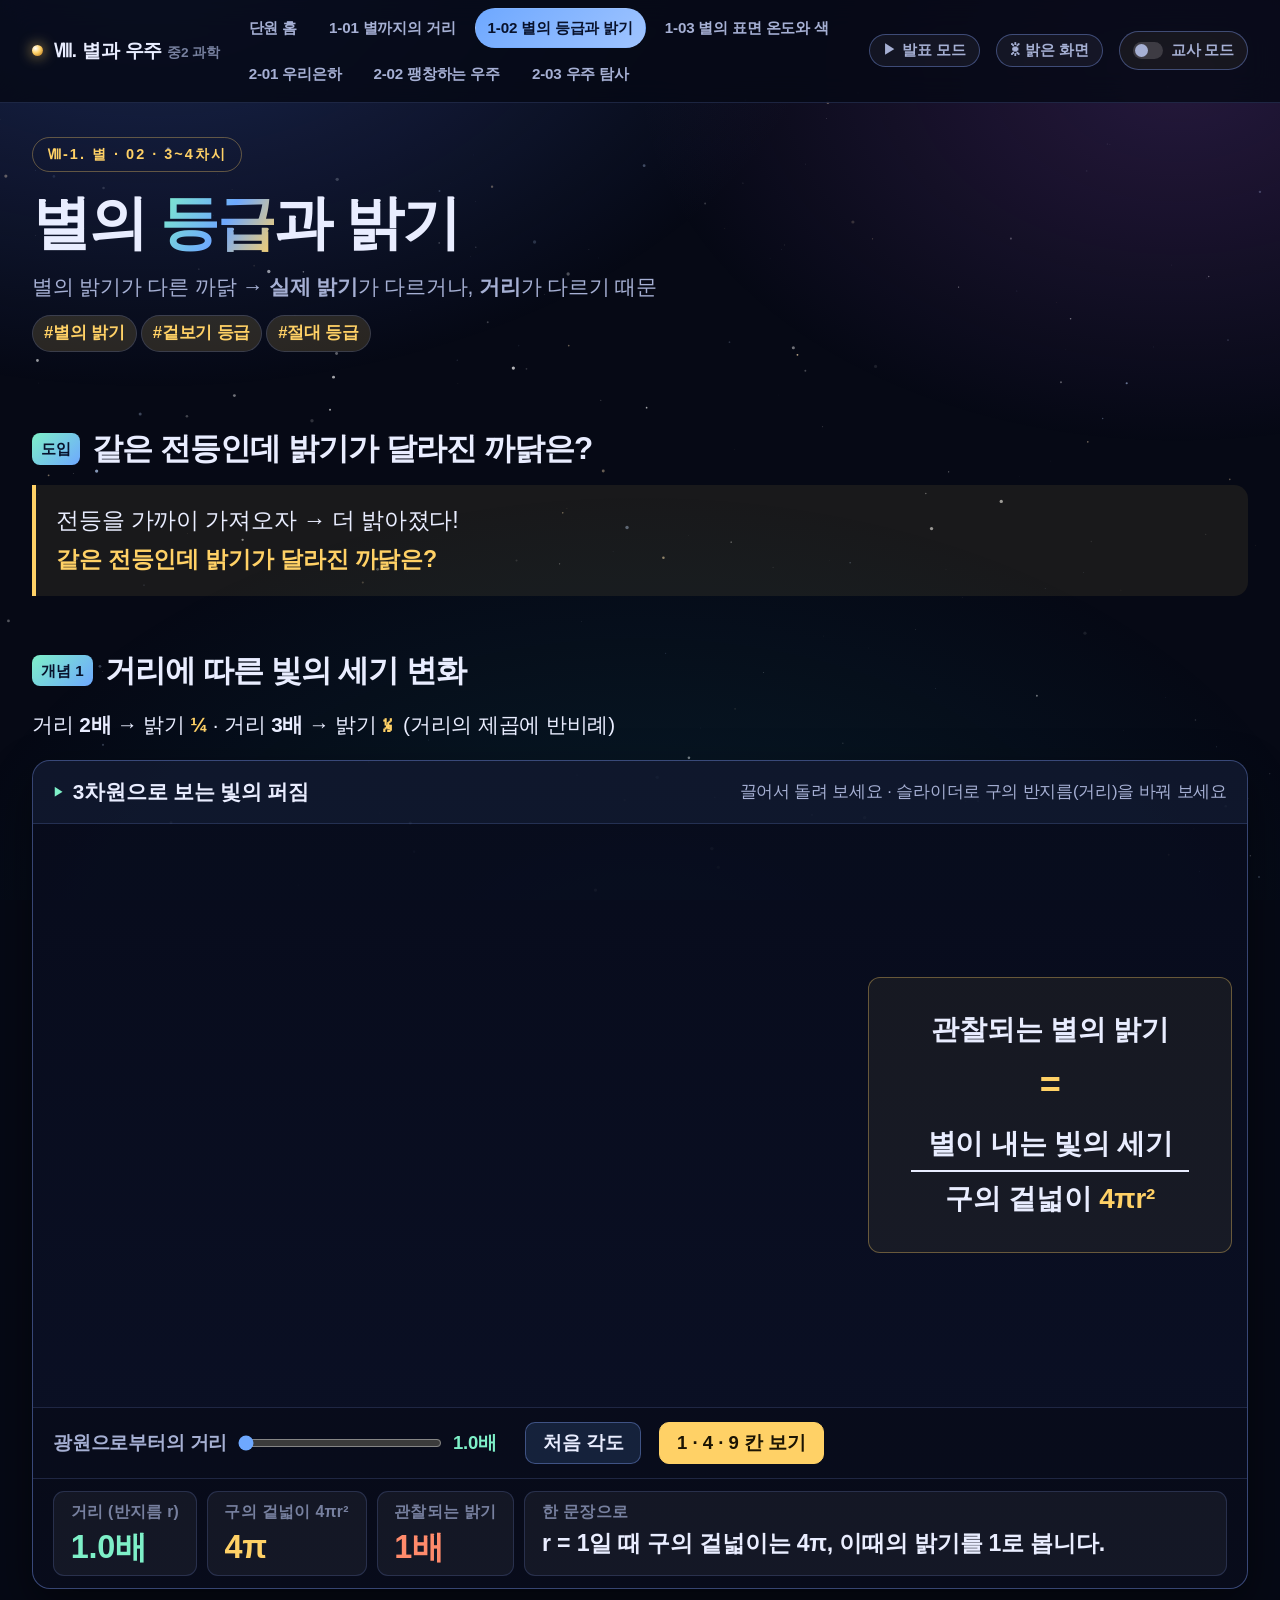
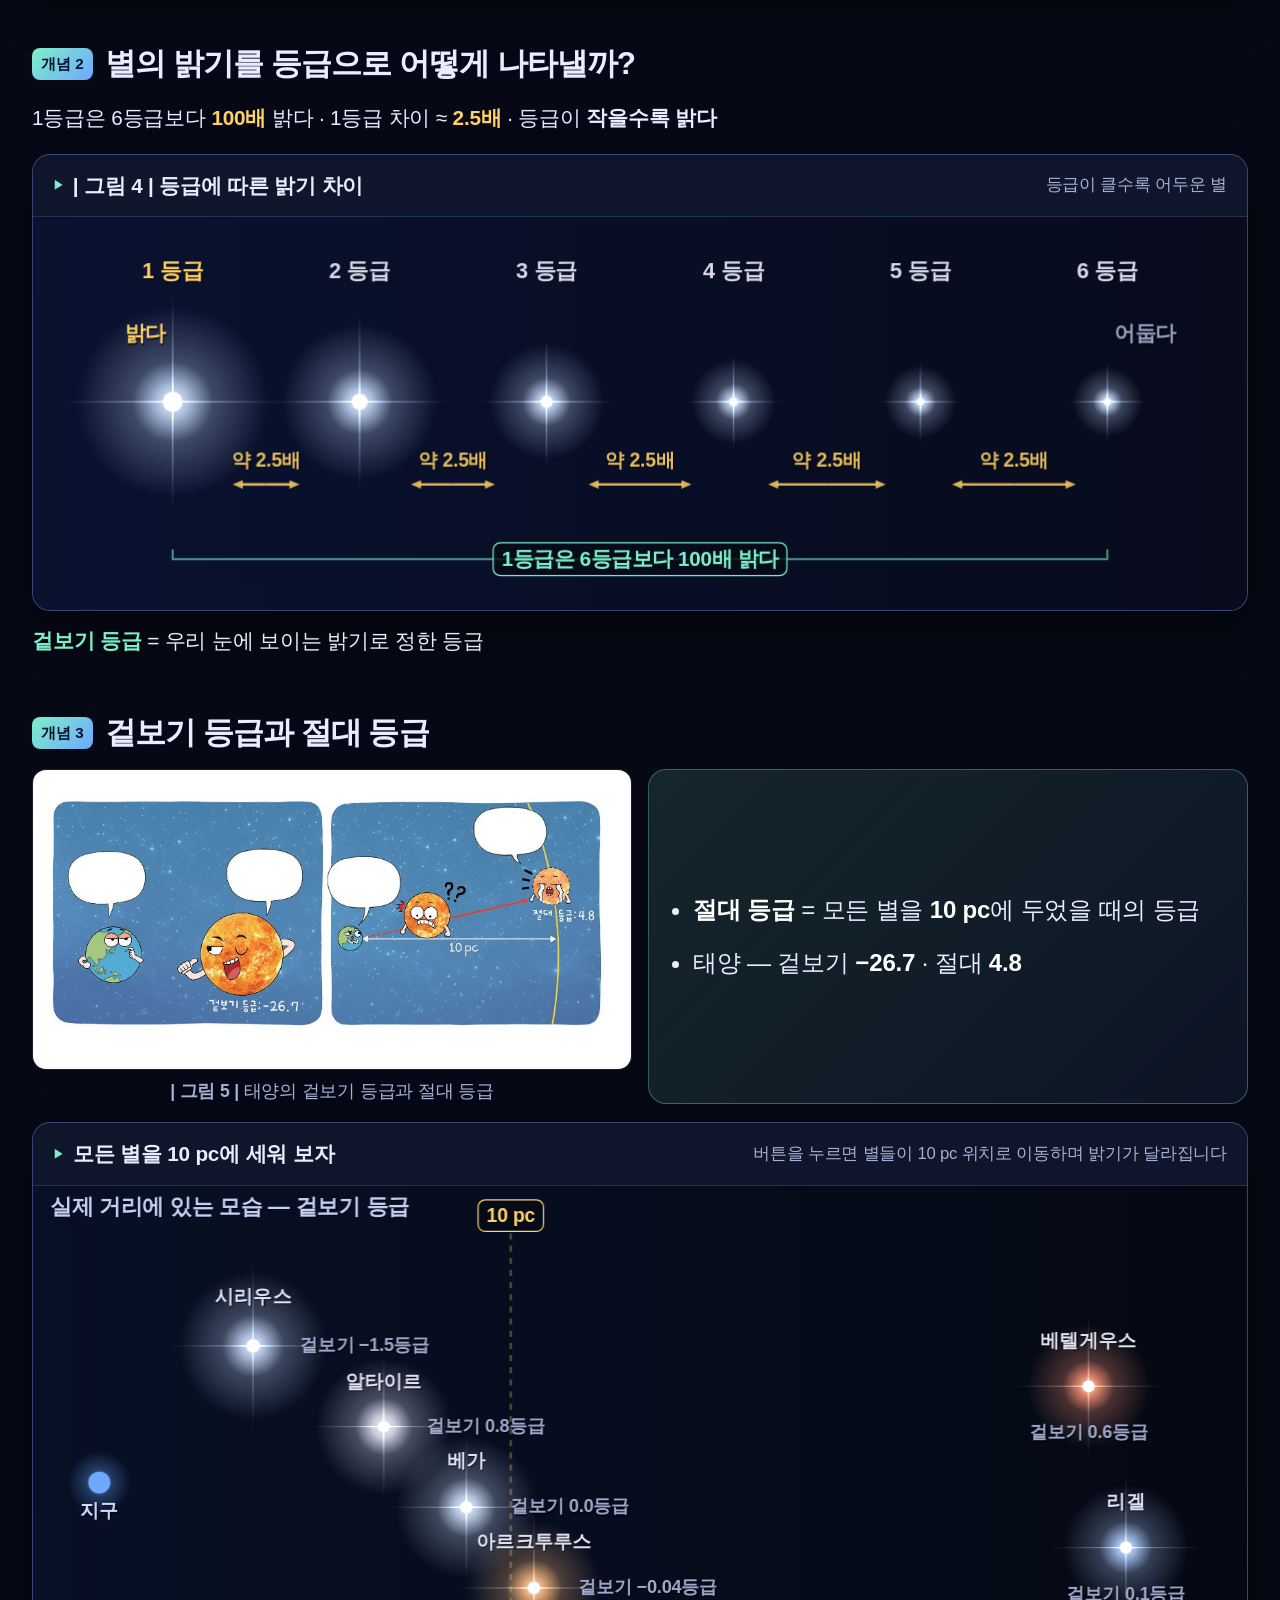
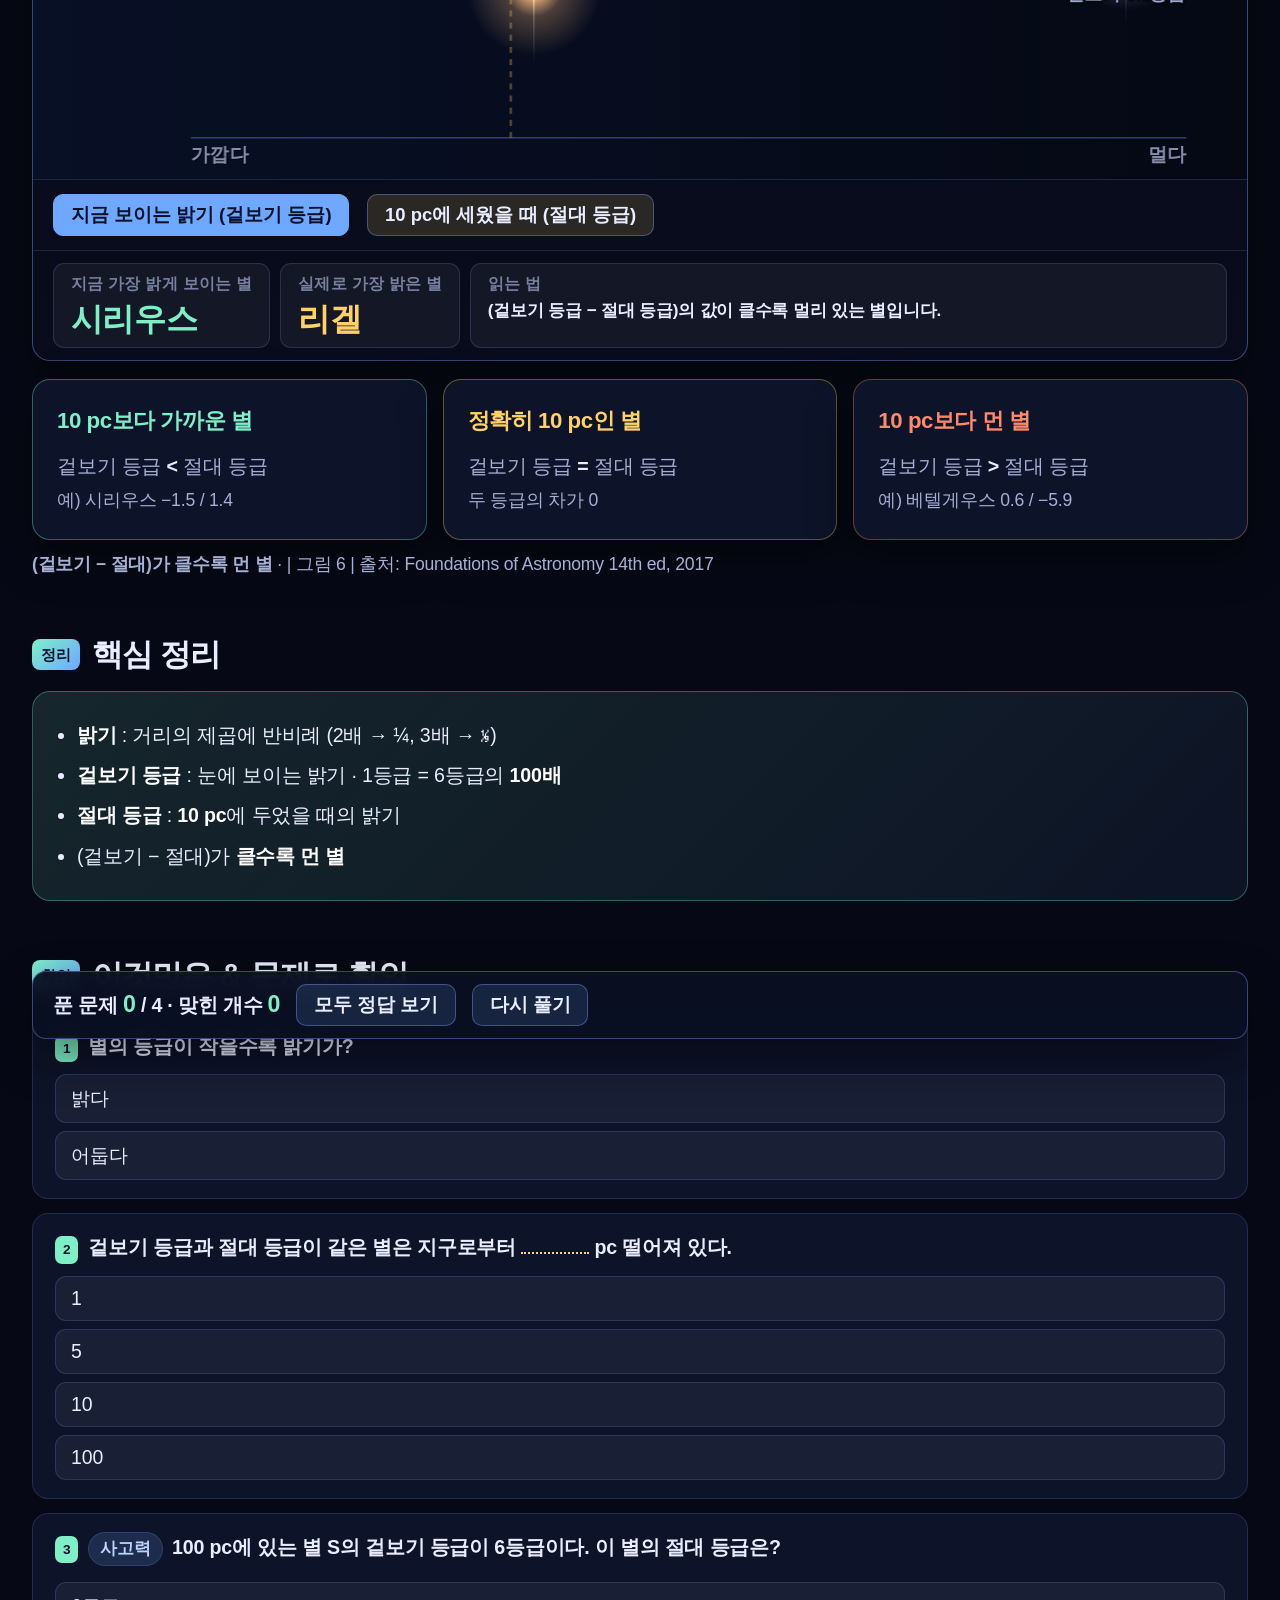
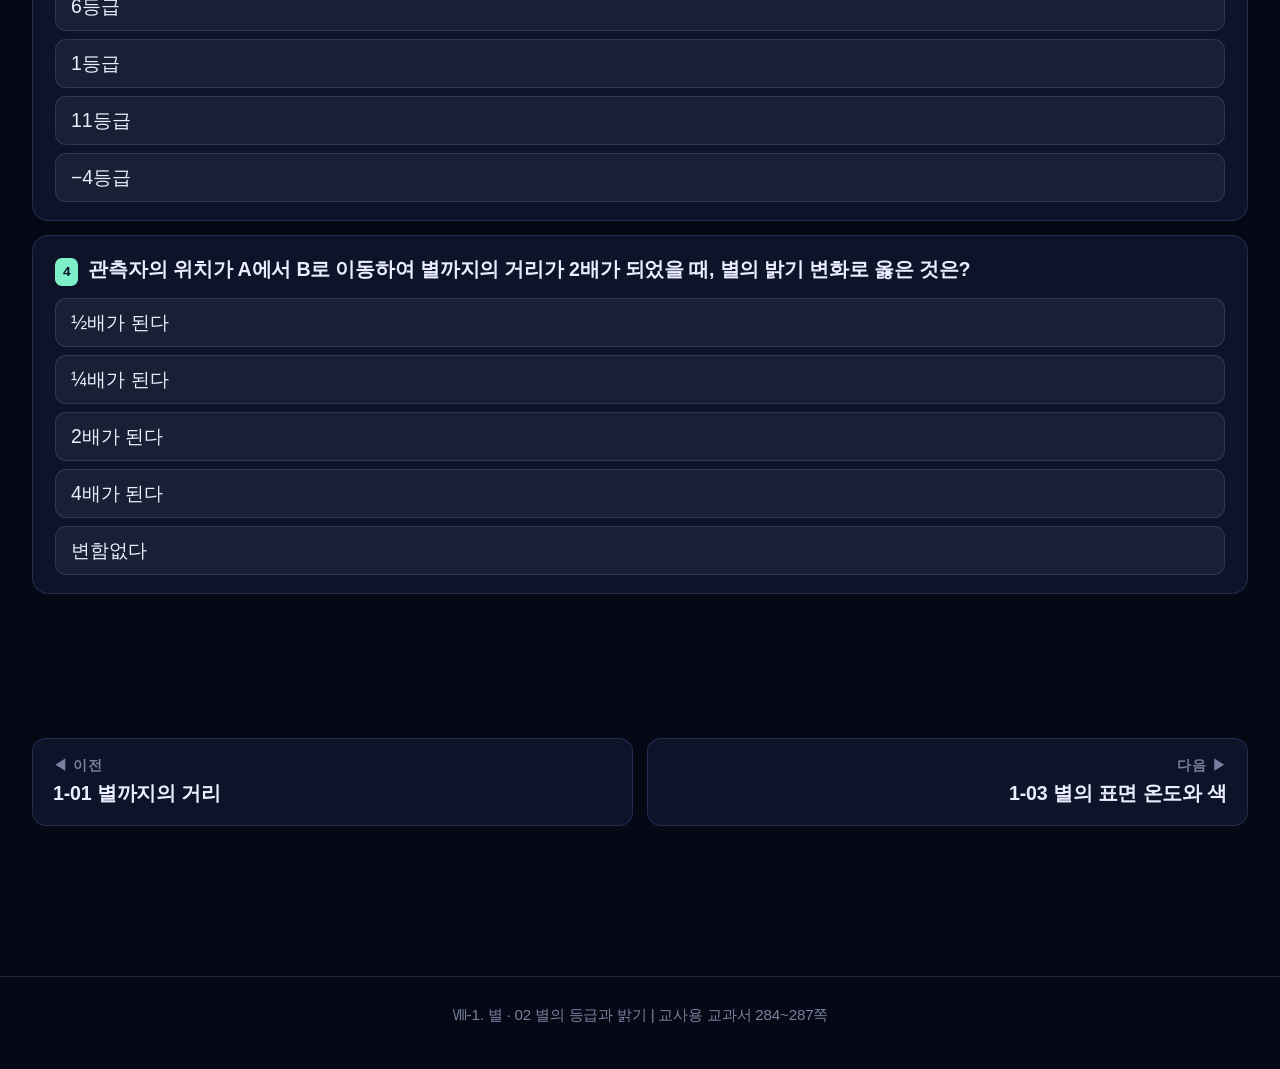
<file: s1-02-magnitude.html>
<!doctype html>
<html lang="ko">
<head>
<meta charset="utf-8">
<meta name="viewport" content="width=device-width, initial-scale=1">
<title>02 별의 등급과 밝기 | Ⅷ. 별과 우주</title>
<link rel="stylesheet" href="assets/style.css">
<script>try{if(localStorage.getItem("suj-theme")==="light")document.documentElement.setAttribute("data-theme","light")}catch(e){}</script>
</head>
<body>
<canvas id="bg-stars"></canvas><div id="bg-glow"></div>
<div id="progress"></div>

<header class="topbar"><div class="topbar-inner">
  <a class="brand" href="index.html"><span class="dot"></span><span>Ⅷ. 별과 우주 <small>중2 과학</small></span></a>
  <nav class="chips"></nav>
  <div class="tmode"><span class="sw"></span>교사 모드</div>
</div></header>

<main class="wrap">

  <div class="page-head">
    <span class="eyebrow">Ⅷ-1. 별 · 02 · 3~4차시</span>
    <h1>별의 <em>등급</em>과 밝기</h1>
    <p class="lede">별의 밝기가 다른 까닭 → <b>실제 밝기</b>가 다르거나, <b>거리</b>가 다르기 때문</p>
    <div style="margin-top:10px">
      <span class="pill a2">#별의 밝기</span><span class="pill a2">#겉보기 등급</span><span class="pill a2">#절대 등급</span>
    </div>
  </div>

  <div class="goals">
    <h3>이 단원에서 나는</h3>
    <ul>
      <li>별의 밝기와 거리의 관계를 설명할 수 있다.</li>
      <li>별의 등급과 밝기의 관계를 설명할 수 있다.</li>
    </ul>
  </div>

  <!-- ================= 도입 ================= -->
  <section class="block">
    <h2 class="sec"><span class="num">도입</span> 같은 전등인데 밝기가 달라진 까닭은?</h2>
    <div class="hook">
      전등을 가까이 가져오자 → 더 밝아졌다!<br>
      <strong>같은 전등인데 밝기가 달라진 까닭은?</strong>
    </div>
    <div class="teacher-note">
      <span class="tlabel">지도 안내</span>
      전등으로부터 거리가 멀어지면 빛이 넓게 퍼져 같은 면적에 들어오는 빛의 양이 줄어든다.
      가로등의 밝기는 모두 같지만 가까운 가로등이 더 밝아 보이는 것도 같은 까닭이다.<br>
      같은 밝기의 광원이 거리에 따라 다르게 보였던 경험(가로등, 자동차 전조등 등)을 학생들이 먼저 이야기해 보게 한 뒤
      아래 시뮬레이션으로 그 까닭을 확인한다.
    </div>
  </section>

  <!-- ================= 3D 빛 퍼짐 ================= -->
  <section class="block" id="inverse">
    <h2 class="sec"><span class="num">개념 1</span> 거리에 따른 빛의 세기 변화 <span class="qq">교과서 285쪽 | 그림 3 |</span></h2>
    <p class="sec-sub">거리 <b>2배</b> → 밝기 <span class="kw">¼</span> · 거리 <b>3배</b> → 밝기 <span class="kw">⅑</span> &nbsp;(거리의 제곱에 반비례)</p>

    <div class="sim">
      <div class="sim-head">
        <h4>3차원으로 보는 빛의 퍼짐</h4>
        <span class="hint">끌어서 돌려 보세요 · 슬라이더로 구의 반지름(거리)을 바꿔 보세요</span>
      </div>
      <div class="sim-row">
      <div class="sim-stage"><canvas id="cvInv"></canvas></div>
      <div class="formula">
        <span>관찰되는 별의 밝기</span><span class="f-eq">=</span>
        <span class="frac"><span class="f-num">별이 내는 빛의 세기</span><span class="f-den">구의 겉넓이 <b>4πr²</b></span></span>
      </div>
      </div>
      <div class="sim-controls">
        <label class="ctl">광원으로부터의 거리
          <input type="range" id="ivD" min="100" max="300" value="100">
          <span class="val" id="ivDV">1배</span></label>
        <button class="btn" id="ivReset">처음 각도</button>
        <button class="btn amber" id="ivGrid">1 · 4 · 9 칸 보기</button>
      </div>
      <div class="readout">
        <div class="stat"><div class="k">거리 (반지름 r)</div><div class="v" id="ivR1">1배</div></div>
        <div class="stat amber"><div class="k">구의 겉넓이 4πr²</div><div class="v" id="ivR2">4π</div></div>
        <div class="stat warm"><div class="k">관찰되는 밝기</div><div class="v" id="ivR3">1배</div></div>
        <div class="stat" style="flex:1; min-width:220px"><div class="k">한 문장으로</div>
          <div class="v" id="ivR4" style="font-size:1.25rem; font-weight:700; color:var(--txt); line-height:1.5">r = 1일 때 구의 겉넓이는 4π, 이때의 밝기를 1로 봅니다.</div></div>
      </div>
    </div>
  </section>

  <!-- ================= 등급 ================= -->
  <section class="block" id="grade">
    <h2 class="sec"><span class="num">개념 2</span> 별의 밝기를 등급으로 어떻게 나타낼까? <span class="qq">교과서 286쪽</span></h2>
    <p class="sec-sub">1등급은 6등급보다 <span class="kw">100배</span> 밝다 · 1등급 차이 ≈ <span class="kw">2.5배</span> · 등급이 <b>작을수록 밝다</b></p>

    <div class="sim">
      <div class="sim-head">
        <h4>| 그림 4 | 등급에 따른 밝기 차이</h4>
        <span class="hint">등급이 클수록 어두운 별</span>
      </div>
      <canvas id="cvMag"></canvas>
    </div>
    <p class="sec-sub" style="margin-top:12px"><b class="kw2">겉보기 등급</b> = 우리 눈에 보이는 밝기로 정한 등급</p>

    <div class="teacher-note">
      <span class="tlabel">참고 자료</span>
      히파르코스는 맨눈으로 가장 밝게 보이는 별들을 1등급, 가장 어둡게 보이는 별들을 6등급으로 정했다.<br>
      <b>히파르코스(B.C.190?~B.C.120?)</b> 고대 그리스의 천문학자·지리학자·수학자. 현재도 사용되는 별자리 46개를 결정하였고,
      세차 운동에 의한 춘분점의 이동을 발견하였다. 삼각법을 이용하여 처음으로 일식을 예측하는 방법을 개발하였다.
      <br><br><b>겉보기 등급의 음수는 무슨 의미인가?</b> 처음에는 1~6등급만 있었지만 망원경 관측을 통해
      +6.0보다 약 2.5배 어두운 별은 +7.0으로, +1.0보다 약 2.5배 밝은 별은 0.0, 그보다 약 2.5배 더 밝은 별은 −1.0으로 하여
      겉보기 등급이 음수인 별도 정해지게 되었다. 태양의 겉보기 등급은 −26.7이다.
    </div>
  </section>

  <!-- ================= 겉보기 / 절대 ================= -->
  <section class="block" id="abs">
    <h2 class="sec"><span class="num">개념 3</span> 겉보기 등급과 절대 등급 <span class="qq">교과서 286~287쪽</span></h2>

    <div class="grid g2">
      <figure class="fig">
        <img src="img/sun_mag.jpg" alt="태양의 겉보기 등급 -26.7과 절대 등급 4.8을 비교하는 삽화">
        <figcaption><b>| 그림 5 |</b> 태양의 겉보기 등급과 절대 등급</figcaption>
      </figure>
      <div class="key">
        <ul>
          <li><b>절대 등급</b> = 모든 별을 <b>10 pc</b>에 두었을 때의 등급</li>
          <li>태양 — 겉보기 <b>−26.7</b> · 절대 <b>4.8</b></li>
        </ul>
        <div class="teacher-note">
          <span class="tlabel">설명</span>
          겉보기 등급이 가장 작은 별은 −26.7등급인 태양으로 가장 밝게 보이지만, 그 까닭은 지구로부터 가장 가까이 있기 때문이다.
          따라서 별의 실제 밝기는 모든 별을 같은 거리(10 pc)에서 비교해야 한다.
        </div>
      </div>
    </div>

    <div class="sim" style="margin-top:18px">
      <div class="sim-head">
        <h4>모든 별을 10 pc에 세워 보자</h4>
        <span class="hint">버튼을 누르면 별들이 10 pc 위치로 이동하며 밝기가 달라집니다</span>
      </div>
      <canvas id="cv10pc"></canvas>
      <div class="sim-controls">
        <button class="btn on" id="tpNow">지금 보이는 밝기 (겉보기 등급)</button>
        <button class="btn amber" id="tpAbs">10 pc에 세웠을 때 (절대 등급)</button>
      </div>
      <div class="readout">
        <div class="stat"><div class="k">지금 가장 밝게 보이는 별</div><div class="v" id="tpA">시리우스</div></div>
        <div class="stat amber"><div class="k">실제로 가장 밝은 별</div><div class="v" id="tpB">리겔</div></div>
        <div class="stat warm" style="flex:1; min-width:260px"><div class="k">읽는 법</div>
          <div class="v" id="tpC" style="font-size:.93rem; font-weight:700; color:var(--txt); line-height:1.5">
            (겉보기 등급 − 절대 등급)의 값이 클수록 멀리 있는 별입니다.</div></div>
      </div>
    </div>

    <div class="grid g3" style="margin-top:18px">
      <div class="card" style="border-color:rgba(126,240,200,.35)">
        <h3 style="color:var(--accent-3)">10 pc보다 가까운 별</h3>
        <p style="margin:0; color:var(--dim)">겉보기 등급 <b style="color:var(--txt)">&lt;</b> 절대 등급<br>
          <span class="note-sm">예) 시리우스 −1.5 / 1.4</span></p>
      </div>
      <div class="card" style="border-color:rgba(255,209,102,.35)">
        <h3 style="color:var(--accent-2)">정확히 10 pc인 별</h3>
        <p style="margin:0; color:var(--dim)">겉보기 등급 <b style="color:var(--txt)">=</b> 절대 등급<br>
          <span class="note-sm">두 등급의 차가 0</span></p>
      </div>
      <div class="card" style="border-color:rgba(255,138,107,.35)">
        <h3 style="color:var(--warm)">10 pc보다 먼 별</h3>
        <p style="margin:0; color:var(--dim)">겉보기 등급 <b style="color:var(--txt)">&gt;</b> 절대 등급<br>
          <span class="note-sm">예) 베텔게우스 0.6 / −5.9</span></p>
      </div>
    </div>
    <p class="note-sm" style="margin-top:10px"><b>(겉보기 − 절대)가 클수록 먼 별</b> · | 그림 6 | 출처: Foundations of Astronomy 14th ed, 2017</p>

    <div class="teacher-note">
      <span class="tlabel">지도상의 유의점</span>
      거리를 구할 때 <b>수식을 활용하지 않고 개념을 중심으로</b> 다룬다.
      별까지의 거리가 (겉보기 등급 − 절대 등급)의 값과 관련이 있다는 사실을 유추할 수 있도록 지도한다.
    </div>
  </section>

  <!-- ================= 핵심 정리 ================= -->
  <section class="block">
    <h2 class="sec"><span class="num">정리</span> 핵심 정리</h2>
    <div class="key">
      <ul>
        <li><b>밝기</b> : 거리의 제곱에 반비례 (2배 → ¼, 3배 → ⅑)</li>
        <li><b>겉보기 등급</b> : 눈에 보이는 밝기 · 1등급 = 6등급의 <b>100배</b></li>
        <li><b>절대 등급</b> : <b>10 pc</b>에 두었을 때의 밝기</li>
        <li>(겉보기 − 절대)가 <b>클수록 먼 별</b></li>
      </ul>
    </div>
  </section>

  <!-- ================= 확인 ================= -->
  <section class="block" id="check">
    <h2 class="sec"><span class="num">확인</span> 이것만은 &amp; 문제로 확인</h2>
    <div class="quiz">
      <div class="q" data-a="0">
        <div class="qh"><span class="qn">1</span><span class="qt">별의 등급이 작을수록 밝기가?</span></div>
        <div class="opts"><button class="opt">밝다</button><button class="opt">어둡다</button></div>
        <div class="sol"><b>밝다.</b> 1등급이 6등급보다 100배 밝습니다. 등급이 클수록 어두운 별입니다.</div>
      </div>

      <div class="q" data-a="2">
        <div class="qh"><span class="qn">2</span><span class="qt">겉보기 등급과 절대 등급이 같은 별은 지구로부터 <span class="blank"></span> pc 떨어져 있다.</span></div>
        <div class="opts"><button class="opt">1</button><button class="opt">5</button><button class="opt">10</button><button class="opt">100</button></div>
        <div class="sol"><b>10 pc</b> — 절대 등급은 별을 10 pc에 두었을 때의 밝기이므로, 두 등급이 같다면 그 별은 이미 10 pc에 있는 것입니다.</div>
      </div>

      <div class="q" data-a="1">
        <div class="qh"><span class="qn">3</span><span class="qt"><span class="pill">사고력</span> 100 pc에 있는 별 S의 겉보기 등급이 6등급이다. 이 별의 절대 등급은?</span></div>
        <div class="opts"><button class="opt">6등급</button><button class="opt">1등급</button><button class="opt">11등급</button><button class="opt">−4등급</button></div>
        <div class="sol"><b>1등급</b> — 100 pc에 있는 별을 10 pc로 옮기면 거리가 ⅒이 되어 밝기는 100배 밝아집니다.
          100배는 5등급 차이이므로 6 − 5 = <b>1등급</b>이 됩니다.</div>
      </div>

      <div class="q" data-a="1">
        <div class="qh"><span class="qn">4</span><span class="qt">관측자의 위치가 A에서 B로 이동하여 별까지의 거리가 2배가 되었을 때, 별의 밝기 변화로 옳은 것은?</span></div>
        <div class="opts">
          <button class="opt">½배가 된다</button><button class="opt">¼배가 된다</button>
          <button class="opt">2배가 된다</button><button class="opt">4배가 된다</button><button class="opt">변함없다</button>
        </div>
        <div class="sol">밝기는 광원으로부터의 거리의 제곱에 반비례합니다. 거리가 2배 늘어나면 밝기는 <b>¼배</b>가 됩니다.</div>
      </div>

    </div>

    <div class="score-bar">
      <span class="s"></span>
      <button class="btn" data-show-all>모두 정답 보기</button>
      <button class="btn" data-reset-quiz>다시 풀기</button>
    </div>
  </section>

  <div class="pager"></div>
</main>

<footer class="foot">Ⅷ-1. 별 · 02 별의 등급과 밝기 | 교사용 교과서 284~287쪽</footer>

<script src="assets/common.js"></script>
<script>
/* =========================================================
   1) 3D 빛의 퍼짐 — 광원을 둘러싼 구 (밝기 = 빛의 세기 / 4πr²)
   ========================================================= */
(function () {
  var cv = document.getElementById("cvInv");
  var C = SU.Canvas(cv, 1.4), U = SU.U;
  var sD = document.getElementById("ivD"), vD = document.getElementById("ivDV");
  var bReset = document.getElementById("ivReset"), bGrid = document.getElementById("ivGrid");
  var r1 = document.getElementById("ivR1"), r2 = document.getElementById("ivR2"),
      r3 = document.getElementById("ivR3"), r4 = document.getElementById("ivR4");
  var A0 = -0.28, B0 = 0.28;
  var showGrid = true, A = A0, B = B0, dNow = 1;   // A: 좌우 회전, B: 시선 기울기

  bReset.onclick = function () { A = A0; B = B0; };
  bGrid.onclick = function () { showGrid = !showGrid; bGrid.classList.toggle("on", showGrid); };
  bGrid.classList.add("on");

  var HS = 0.3;   // 구 표면 조각의 반폭 (방향 (1, u, v) 의 u·v 범위)

  // 끌어서 회전 (마우스·터치)
  var drag = false, lx = 0, ly = 0;
  cv.style.cursor = "grab";
  cv.addEventListener("pointerdown", function (e) { drag = true; lx = e.clientX; ly = e.clientY; cv.setPointerCapture(e.pointerId); cv.style.cursor = "grabbing"; });
  cv.addEventListener("pointermove", function (e) {
    if (!drag) return;
    A -= (e.clientX - lx) * 0.008;
    B = U.clamp(B + (e.clientY - ly) * 0.006, -1.3, 1.3);
    lx = e.clientX; ly = e.clientY;
  });
  ["pointerup", "pointercancel", "pointerleave"].forEach(function (ev) {
    cv.addEventListener(ev, function () { drag = false; cv.style.cursor = "grab"; });
  });

  // 사방으로 퍼지는 빛줄기 방향 (구 위에 고르게)
  var DIRS = [];
  for (var i = 0; i < 46; i++) {
    var yy = 1 - 2 * (i + 0.5) / 46, rr = Math.sqrt(1 - yy * yy), ph = i * 2.39996;
    DIRS.push([rr * Math.cos(ph), yy, rr * Math.sin(ph), (i * 0.618) % 1]);
  }

  function frac(x) {   // 1/x² 를 분수 글자로
    if (Math.abs(x - 1) < 0.02) return "1";
    if (Math.abs(x - 2) < 0.02) return "¼";
    if (Math.abs(x - 3) < 0.02) return "⅑";
    return "1/" + (x * x).toFixed(1);
  }
  function num(v) { return Math.abs(v - Math.round(v)) < 0.05 ? String(Math.round(v)) : v.toFixed(1); }

  SU.loop(cv, function (dt, t) {
    var dT = parseFloat(sD.value) / 100;
    dNow = U.approach(dNow, dT, dt, 8);

    var ctx = C.ctx, w = C.w, h = C.h;
    ctx.clearRect(0, 0, w, h);
    var g = ctx.createLinearGradient(0, 0, 0, h);
    g.addColorStop(0, "#060b1e"); g.addColorStop(1, "#0b1128");
    ctx.fillStyle = g; ctx.fillRect(0, 0, w, h);

    var cx = w * 0.36, cy = h * 0.5, CAM = 10, FOV = Math.min(h * 2.1, w * 1.5);
    var ca = Math.cos(A), sa = Math.sin(A), cb = Math.cos(B), sb = Math.sin(B);
    function pr(x, y, z) {
      var x1 = x * ca + z * sa, z1 = -x * sa + z * ca;
      var y1 = y * cb - z1 * sb, z2 = y * sb + z1 * cb;
      var zz = z2 + CAM;
      return [cx + x1 * FOV / zz, cy - y1 * FOV / zz, z2];
    }
    function sp(d, u, v) { var n = d / Math.sqrt(1 + u * u + v * v); return [n, u * n, v * n]; }
    function P(q) { return pr(q[0], q[1], q[2]); }

    var R = dNow, o = pr(0, 0, 0);

    // 구 윤곽 (반투명 유리구)
    var pR = R * FOV / Math.sqrt(CAM * CAM - R * R);
    var sg = ctx.createRadialGradient(o[0] - pR * 0.3, o[1] - pR * 0.35, pR * 0.1, o[0], o[1], pR);
    sg.addColorStop(0, "rgba(126,170,255,.10)"); sg.addColorStop(1, "rgba(126,170,255,.03)");
    ctx.fillStyle = sg; ctx.beginPath(); ctx.arc(o[0], o[1], pR, 0, 6.2832); ctx.fill();

    // 구의 위도·경도선 — 뒤쪽(front=false) / 앞쪽(front=true)
    function wire(r, front, a) {
      var N = 64, k, j, lat, lon, prev;
      function seg(p, q) {
        if (((p[2] + q[2]) / 2 < 0) !== front) return;
        ctx.moveTo(p[0], p[1]); ctx.lineTo(q[0], q[1]);
      }
      ctx.beginPath();
      for (j = -2; j <= 2; j++) {              // 위도선
        lat = j * Math.PI / 6; prev = null;
        var y0 = r * Math.sin(lat), cr = r * Math.cos(lat);
        for (k = 0; k <= N; k++) {
          lon = k / N * 6.2832;
          var p = pr(cr * Math.cos(lon), y0, cr * Math.sin(lon));
          if (prev) seg(prev, p); prev = p;
        }
      }
      for (j = 0; j < 12; j++) {               // 경도선
        lon = j * Math.PI / 6; prev = null;
        for (k = 0; k <= N / 2; k++) {
          lat = -Math.PI / 2 + k / (N / 2) * Math.PI;
          var q = pr(r * Math.cos(lat) * Math.cos(lon), r * Math.sin(lat), r * Math.cos(lat) * Math.sin(lon));
          if (prev) seg(prev, q); prev = q;
        }
      }
      ctx.strokeStyle = "rgba(150,190,255," + a + ")"; ctx.lineWidth = front ? 1.3 : 1; ctx.stroke();
    }
    wire(R, false, 0.16);

    // 사방으로 퍼져 나가는 빛 (광원 → 구 표면)
    for (var i = 0; i < DIRS.length; i++) {
      var D = DIRS[i], e = pr(D[0] * R, D[1] * R, D[2] * R);
      ctx.strokeStyle = "rgba(255,220,140,.10)"; ctx.lineWidth = 1;
      ctx.beginPath(); ctx.moveTo(o[0], o[1]); ctx.lineTo(e[0], e[1]); ctx.stroke();
      var f = (t * 0.35 + D[3]) % 1, m = pr(D[0] * R * f, D[1] * R * f, D[2] * R * f);
      ctx.fillStyle = "rgba(255,226,150," + (0.85 * (1 - f * 0.6)) + ")";
      ctx.beginPath(); ctx.arc(m[0], m[1], 3, 0, 6.2832); ctx.fill();
    }

    // 구 표면의 조각 (거리 1·2·3배 + 움직이는 조각)
    function poly(d, u0, v0, u1, v1) {
      var S = 4, pts = [], k;
      for (k = 0; k < S; k++) pts.push(P(sp(d, u0 + (u1 - u0) * k / S, v0)));
      for (k = 0; k < S; k++) pts.push(P(sp(d, u1, v0 + (v1 - v0) * k / S)));
      for (k = 0; k < S; k++) pts.push(P(sp(d, u1 - (u1 - u0) * k / S, v1)));
      for (k = 0; k < S; k++) pts.push(P(sp(d, u0, v1 - (v1 - v0) * k / S)));
      ctx.beginPath(); ctx.moveTo(pts[0][0], pts[0][1]);
      for (k = 1; k < pts.length; k++) ctx.lineTo(pts[k][0], pts[k][1]);
      ctx.closePath();
    }
    function patch(d, n, alpha, hi) {
      var bright = 1 / (d * d), cells = showGrid ? n : 1;
      for (var a = 0; a < cells; a++) for (var b = 0; b < cells; b++) {
        var u0 = -HS + 2 * HS * a / cells, u1 = -HS + 2 * HS * (a + 1) / cells;
        var v0 = -HS + 2 * HS * b / cells, v1 = -HS + 2 * HS * (b + 1) / cells;
        poly(d, u0, v0, u1, v1);
        ctx.fillStyle = "rgba(255,226,150," + (bright * 0.8 * alpha) + ")"; ctx.fill();
        ctx.strokeStyle = "rgba(255,226,150," + 0.38 * alpha + ")"; ctx.lineWidth = 1; ctx.stroke();
      }
      poly(d, -HS, -HS, HS, HS);
      ctx.strokeStyle = hi ? "rgba(126,240,200,.95)" : "rgba(255,255,255," + 0.25 * alpha + ")";
      ctx.lineWidth = hi ? 3.2 : 1.3; ctx.stroke();
    }
    // 조각을 감싸는 빛 다발 모서리
    ctx.strokeStyle = "rgba(255,225,150,.32)"; ctx.lineWidth = 1.2;
    [[1, 1], [1, -1], [-1, 1], [-1, -1]].forEach(function (c) {
      var p1 = P(sp(3.15, c[0] * HS, c[1] * HS));
      ctx.beginPath(); ctx.moveTo(o[0], o[1]); ctx.lineTo(p1[0], p1[1]); ctx.stroke();
    });
    var list = [{ d: 1, n: 1, a: 0.85 }, { d: 2, n: 2, a: 0.65 }, { d: 3, n: 3, a: 0.5 },
                { d: dNow, n: Math.max(1, Math.round(dNow)), a: 1, hi: true }];
    list.forEach(function (it) { it.z = P(sp(it.d, 0, 0))[2] - (it.hi ? 0.001 : 0); });
    list.sort(function (p, q) { return q.z - p.z; });
    list.forEach(function (it) { patch(it.d, it.n, it.a, it.hi); });

    // 광원
    U.glow(ctx, o[0], o[1], 58, "rgba(255,210,110,1)", 1);
    ctx.fillStyle = "#fff6d8"; ctx.beginPath(); ctx.arc(o[0], o[1], 9, 0, 6.2832); ctx.fill();

    // 반지름 r
    var rd = [-0.62, 0.55, -0.56], rn = Math.hypot(rd[0], rd[1], rd[2]);
    var re = pr(rd[0] / rn * R, rd[1] / rn * R, rd[2] / rn * R);
    ctx.setLineDash([8, 6]); ctx.strokeStyle = "rgba(126,240,200,.9)"; ctx.lineWidth = 3;
    ctx.beginPath(); ctx.moveTo(o[0], o[1]); ctx.lineTo(re[0], re[1]); ctx.stroke(); ctx.setLineDash([]);
    U.label(ctx, (o[0] + re[0]) / 2 - 22, (o[1] + re[1]) / 2 + 8, "r = " + R.toFixed(1) + "배", "#7ef0c8", 28, "right", 800);

    wire(R, true, 0.42);
    ctx.strokeStyle = "rgba(150,190,255,.55)"; ctx.lineWidth = 1.4;
    ctx.beginPath(); ctx.arc(o[0], o[1], pR, 0, 6.2832); ctx.stroke();

    U.label(ctx, o[0], o[1] + 50, "광원(별)", "#ffd166", 24, "center", 800);
    U.chip(ctx, o[0], Math.max(30, o[1] - pR - 30), "구의 겉넓이 = 4πr²", "rgba(150,190,255,.95)", 23);

    // 거리·밝기 이름표 (조각 위아래)
    [1, 2, 3].forEach(function (d) {
      var top = P(sp(d, HS, 0)), bot = P(sp(d, -HS, 0));
      var up = top[1] < bot[1] ? top : bot, dn = top[1] < bot[1] ? bot : top;
      U.label(ctx, dn[0], dn[1] + 30, d + "배", "rgba(186,196,232,.95)", 23, "center", 800);
      U.chip(ctx, up[0], up[1] - 30, "밝기 " + frac(d), "rgba(255,226,150,.95)", 21);
    });

    var dd = dNow, br = 1 / (dd * dd);
    vD.textContent = dd.toFixed(1) + "배";
    r1.textContent = dd.toFixed(1) + "배";
    r2.textContent = num(4 * dd * dd) + "π";
    r3.textContent = br >= 0.995 ? "1배" : (frac(dd) + "배");
    r4.textContent = dd < 1.05 ? "r = 1일 때 구의 겉넓이는 4π, 이때의 밝기를 1로 봅니다."
      : "r이 " + num(dd) + "배 → 겉넓이 " + num(dd * dd) + "배 → 같은 빛이 넓게 퍼져 밝기 " + frac(dd) + "배";
  });
})();

/* =========================================================
   2) 등급 사다리
   ========================================================= */
(function () {
  var cv = document.getElementById("cvMag");
  var C = SU.Canvas(cv, 3.1), U = SU.U;

  SU.loop(cv, function (dt, t) {
    var ctx = C.ctx, w = C.w, h = C.h;
    ctx.clearRect(0, 0, w, h);
    var g = ctx.createLinearGradient(0, 0, w, 0);
    g.addColorStop(0, "#0a1230"); g.addColorStop(1, "#070b1c");
    ctx.fillStyle = g; ctx.fillRect(0, 0, w, h);

    var n = 6, y = h * 0.47;
    var x0 = w * 0.115, dx = (w * 0.77) / (n - 1);

    // 1 ↔ 6 등급 100배 표시
    var by = h * 0.87;
    ctx.strokeStyle = "rgba(126,240,200,.6)"; ctx.lineWidth = 1.6;
    ctx.beginPath();
    ctx.moveTo(x0, by - 8); ctx.lineTo(x0, by); ctx.lineTo(x0 + dx * 5, by); ctx.lineTo(x0 + dx * 5, by - 8);
    ctx.stroke();
    U.chip(ctx, x0 + dx * 2.5, by, "1등급은 6등급보다 100배 밝다", "#7ef0c8", 13);

    for (var i = 0; i < n; i++) {
      var m = i + 1, x = x0 + dx * i;
      var b = Math.pow(100, (6 - m) / 5);           // 6등급을 1로 본 상대 밝기
      var tw = 0.92 + 0.08 * Math.sin(t * 2.2 + i * 1.3);
      var r = (10 + 30 * Math.pow(b / 100, 0.42)) * tw;
      U.glow(ctx, x, y, r * 2.1, "rgba(200,222,255,1)", 0.95);
      U.spike(ctx, x, y, r * 2.4, "rgba(210,230,255,.45)", 1.2);
      ctx.fillStyle = "#fff";
      ctx.beginPath(); ctx.arc(x, y, Math.max(2, r * 0.22), 0, 6.2832); ctx.fill();
      U.label(ctx, x, h * 0.14, m + " 등급", i === 0 ? "#ffd166" : "rgba(233,237,255,.92)", 14);

      if (i < n - 1) {
        var mx = x + dx / 2;
        var ax0 = x + r + 12, ax1 = x + dx - r - 12;   // 양방향 화살표 (밝기 비 ↔)
        U.arrow(ctx, mx, h * 0.68, ax0, h * 0.68, "rgba(255,209,102,.85)", 2.2, 9);
        U.arrow(ctx, mx, h * 0.68, ax1, h * 0.68, "rgba(255,209,102,.85)", 2.2, 9);
        U.label(ctx, mx, h * 0.62, "약 2.5배", "rgba(255,209,102,.9)", 12);
      }
    }
    U.label(ctx, x0 - 6, h * 0.30, "밝다", "#ffd166", 13, "right");
    U.label(ctx, x0 + dx * 5 + 6, h * 0.30, "어둡다", "rgba(166,176,212,.9)", 13, "left");
  });
})();

/* =========================================================
   3) 10 pc 정렬 시뮬레이터
   ========================================================= */
(function () {
  var cv = document.getElementById("cv10pc");
  var C = SU.Canvas(cv, 2.05), U = SU.U;
  var bNow = document.getElementById("tpNow"), bAbs = document.getElementById("tpAbs");
  var oC = document.getElementById("tpC");
  var mode = 0, k = 0;   // k: 0 = 현재 위치, 1 = 10 pc

  var STARS = [
    { n: "시리우스", m: -1.5, M: 1.4, c: [200, 220, 255], y: 0.22 },
    { n: "알타이르", m: 0.77, M: 2.2, c: [235, 240, 255], y: 0.42 },
    { n: "베가", m: 0.0, M: 0.5, c: [210, 228, 255], y: 0.62 },
    { n: "아르크투루스", m: -0.04, M: -0.3, c: [255, 190, 130], y: 0.82 },
    { n: "베텔게우스", m: 0.6, M: -5.9, c: [255, 150, 120], y: 0.32 },
    { n: "리겔", m: 0.12, M: -6.8, c: [175, 205, 255], y: 0.72 }
  ];

  bNow.onclick = function () { mode = 0; bNow.classList.add("on"); bAbs.classList.remove("on");
    oC.textContent = "지금 지구에서 보이는 밝기입니다. 밝게 보인다고 실제로 밝은 별은 아닙니다."; };
  bAbs.onclick = function () { mode = 1; bAbs.classList.add("on"); bNow.classList.remove("on");
    oC.textContent = "모두 10 pc에 두었습니다. 이제 보이는 밝기가 곧 별의 실제 밝기입니다."; };

  function radius(mag) {
    var b = Math.pow(2.512, (2.6 - mag));
    return 4 + 15 * Math.pow(b, 0.23);
  }

  SU.loop(cv, function (dt, t) {
    k = U.approach(k, mode, dt, 3.4);
    var ctx = C.ctx, w = C.w, h = C.h;
    ctx.clearRect(0, 0, w, h);
    var g = ctx.createLinearGradient(0, 0, w, 0);
    g.addColorStop(0, "#081026"); g.addColorStop(1, "#050914");
    ctx.fillStyle = g; ctx.fillRect(0, 0, w, h);

    var L = w * 0.13, R = w * 0.95;
    function xOf(dm) { return L + (R - L) * U.clamp((dm + 3.6) / 11.2, 0, 1); }
    var x10 = xOf(0);

    // 거리 축
    var ay = h * 0.93;
    ctx.strokeStyle = "rgba(132,162,255,.35)"; ctx.lineWidth = 1.2;
    ctx.beginPath(); ctx.moveTo(L, ay); ctx.lineTo(R, ay); ctx.stroke();
    U.label(ctx, L, ay + 15, "가깝다", "rgba(166,176,212,.8)", 12, "left");
    U.label(ctx, R, ay + 15, "멀다", "rgba(166,176,212,.8)", 12, "right");

    // 10 pc 기준선
    ctx.strokeStyle = "rgba(255,209,102," + (0.35 + 0.45 * k) + ")";
    ctx.setLineDash([5, 5]); ctx.lineWidth = 1.8;
    ctx.beginPath(); ctx.moveTo(x10, h * 0.08); ctx.lineTo(x10, ay); ctx.stroke(); ctx.setLineDash([]);
    U.chip(ctx, x10, h * 0.05, "10 pc", "#ffd166", 12);

    // 지구
    U.glow(ctx, L * 0.42, h * 0.5, 26, "rgba(110,168,255,1)", 0.9);
    ctx.fillStyle = "#6ea8ff"; ctx.beginPath(); ctx.arc(L * 0.42, h * 0.5, 9, 0, 6.2832); ctx.fill();
    U.label(ctx, L * 0.42, h * 0.5 + 24, "지구", "#cfdaff", 12);

    STARS.forEach(function (s, i) {
      var dm = s.m - s.M;
      var x = U.lerp(xOf(dm), x10, k);
      var y = h * (0.12 + s.y * 0.68);
      var mag = U.lerp(s.m, s.M, k);
      var r = radius(mag), tw = 0.94 + 0.06 * Math.sin(t * 2 + i);
      if (r > 24) r = 24 + (r - 24) * 0.25;   // 리겔·베텔게우스가 화면을 덮지 않게 줄이되, 가장 밝다는 순서는 유지
      var col = "rgba(" + s.c[0] + "," + s.c[1] + "," + s.c[2] + ",1)";
      // 이동 흔적
      if (k > 0.02 && k < 0.99) {
        ctx.strokeStyle = "rgba(255,209,102,.25)"; ctx.lineWidth = 1; ctx.setLineDash([2, 4]);
        ctx.beginPath(); ctx.moveTo(xOf(dm), y); ctx.lineTo(x, y); ctx.stroke(); ctx.setLineDash([]);
      }
      U.glow(ctx, x, y, r * 2.3 * tw, col, 0.95);
      U.spike(ctx, x, y, r * 2.5, "rgba(255,255,255,.35)", 1);
      ctx.fillStyle = "#fff"; ctx.beginPath(); ctx.arc(x, y, Math.max(1.6, r * 0.2), 0, 6.2832); ctx.fill();
      // 이름은 위, 등급은 오른쪽 — 위아래로 붙은 별(베가·아르크투루스)의 글자가 겹치지 않게
      var ms = mag.toFixed(1);
      if (ms === "-0.0") ms = mag.toFixed(2);            // 아르크투루스 −0.04
      // 10 pc에 모두 세우면 한 줄로 겹치므로 이름을 별 왼쪽으로 옮긴다
      if (k > 0.5) U.label(ctx, x - r * 1.1 - 8, y, s.n, "rgba(233,237,255,.95)", 12.5, "right");
      else U.label(ctx, x, y - r - 12, s.n, "rgba(233,237,255,.95)", 12.5);
      var edge = k < 0.5 && x > w * 0.8;      // 오른쪽 끝(리겔·베텔게우스)은 글자가 잘리지 않게 아래쪽에
      U.label(ctx, edge ? x : x + r * 1.1 + 8, edge ? y + r + 14 : y, (k > 0.5 ? "절대 " : "겉보기 ") + ms.replace("-", "−") + "등급",
        k > 0.5 ? "rgba(255,209,102,.95)" : "rgba(166,176,212,.95)", 11.5, edge ? "center" : "left");
    });

    U.label(ctx, 14, 18, k > 0.5 ? "모두 10 pc에 세운 모습 — 절대 등급" : "실제 거리에 있는 모습 — 겉보기 등급",
      "rgba(207,218,255,.95)", 13.5, "left", 800);
  });
})();
</script>
</body>
</html>
</file>
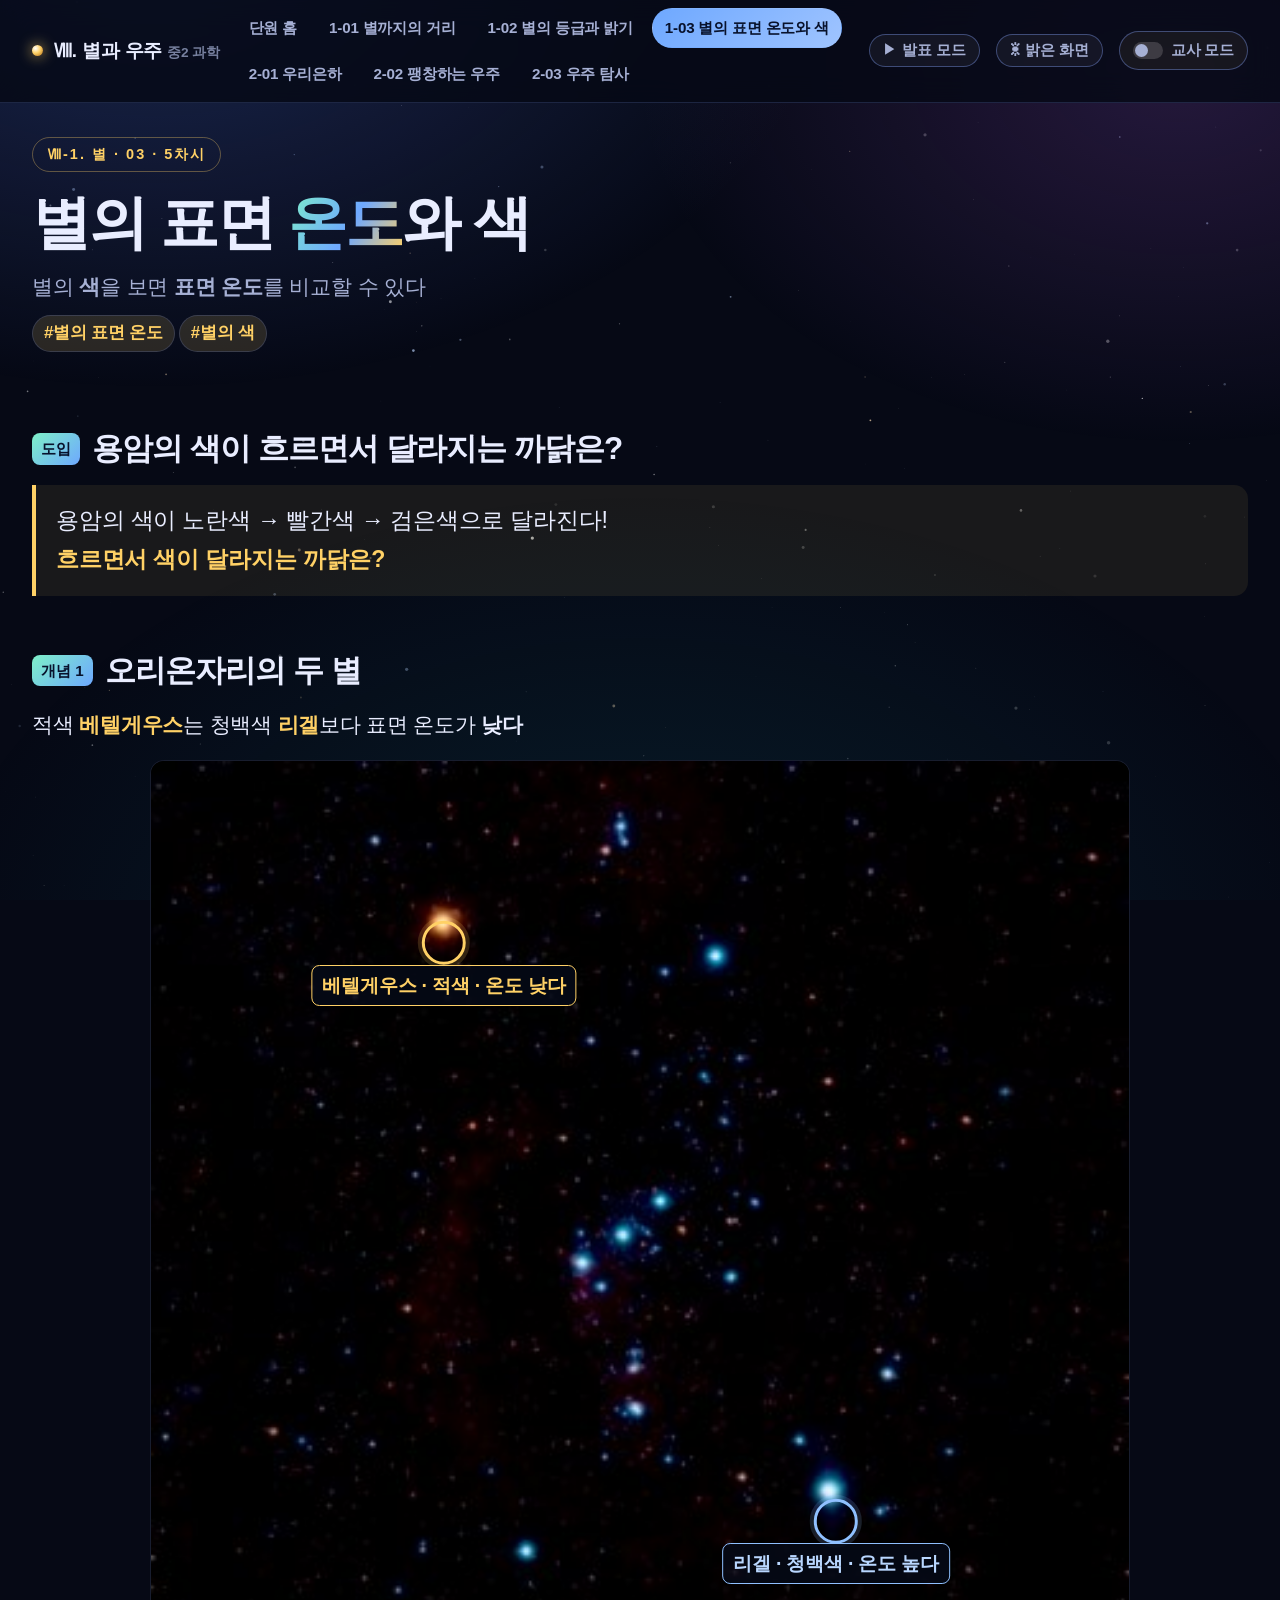
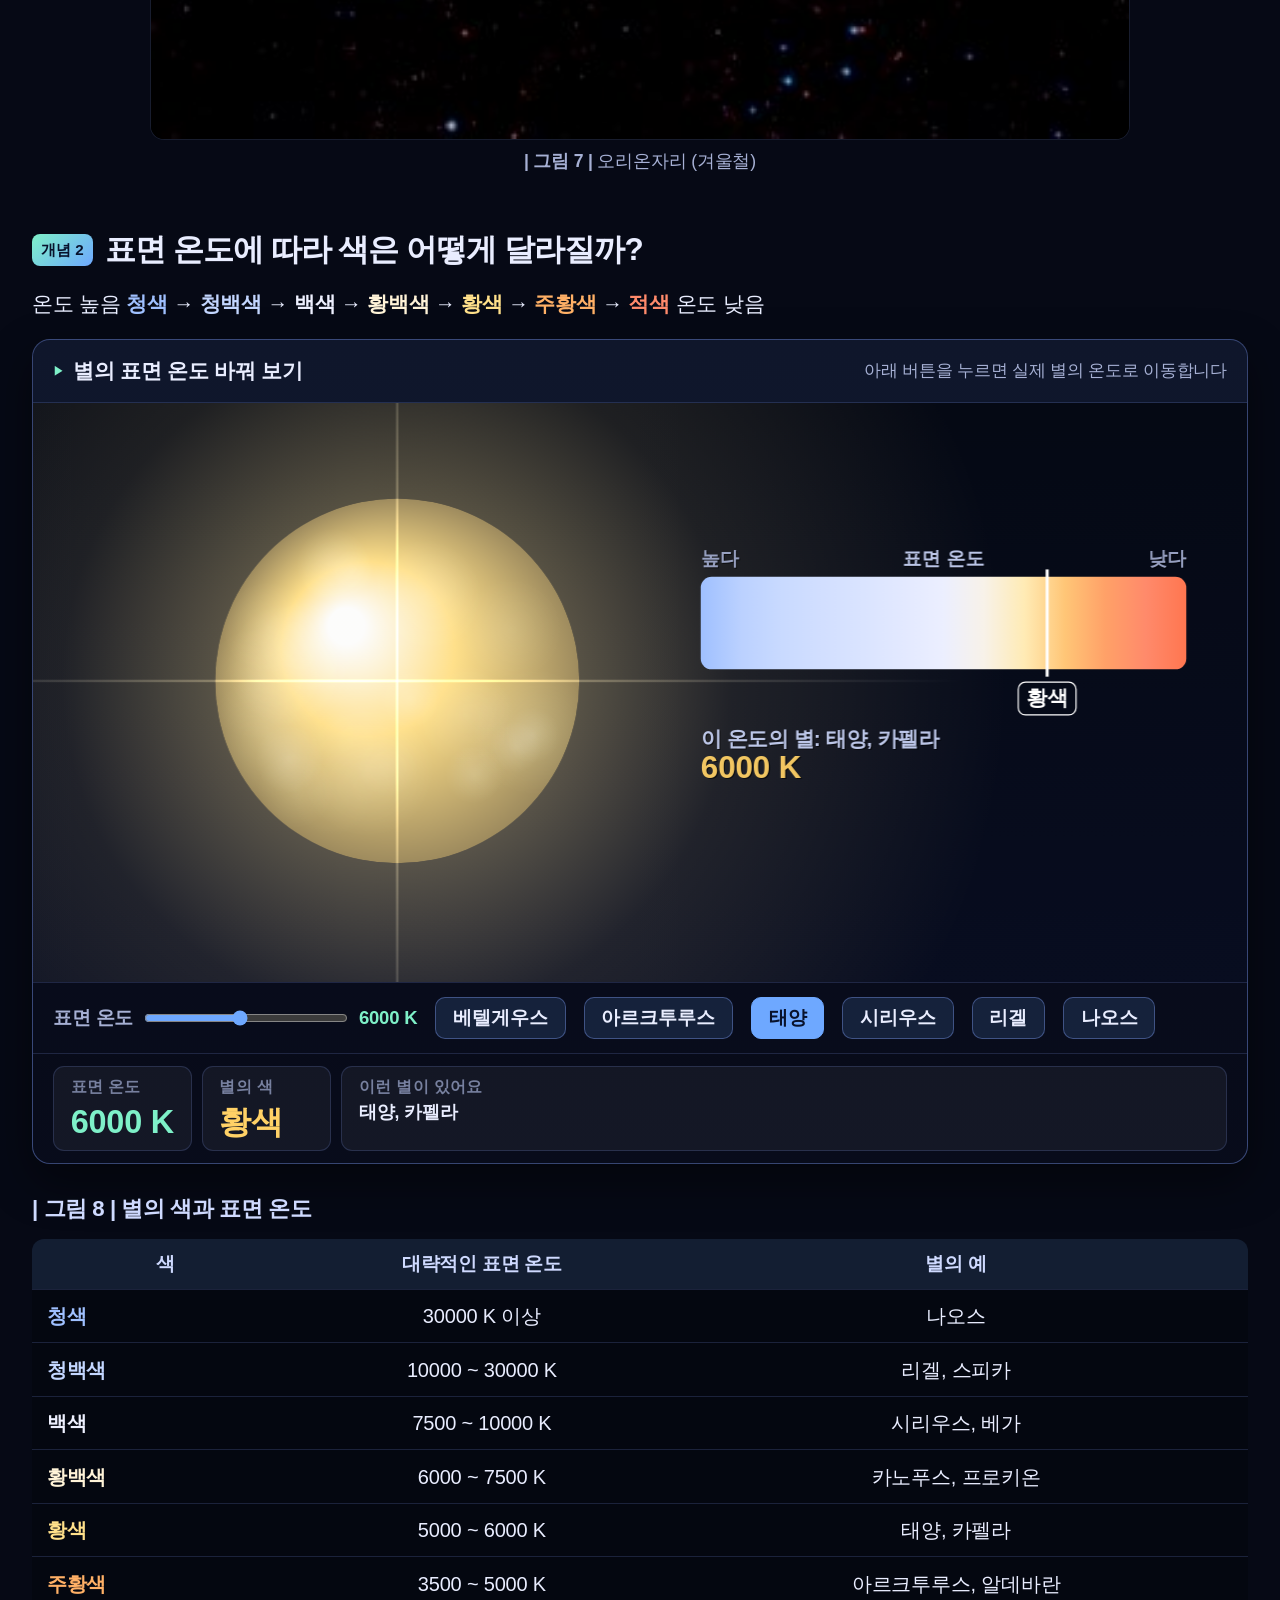
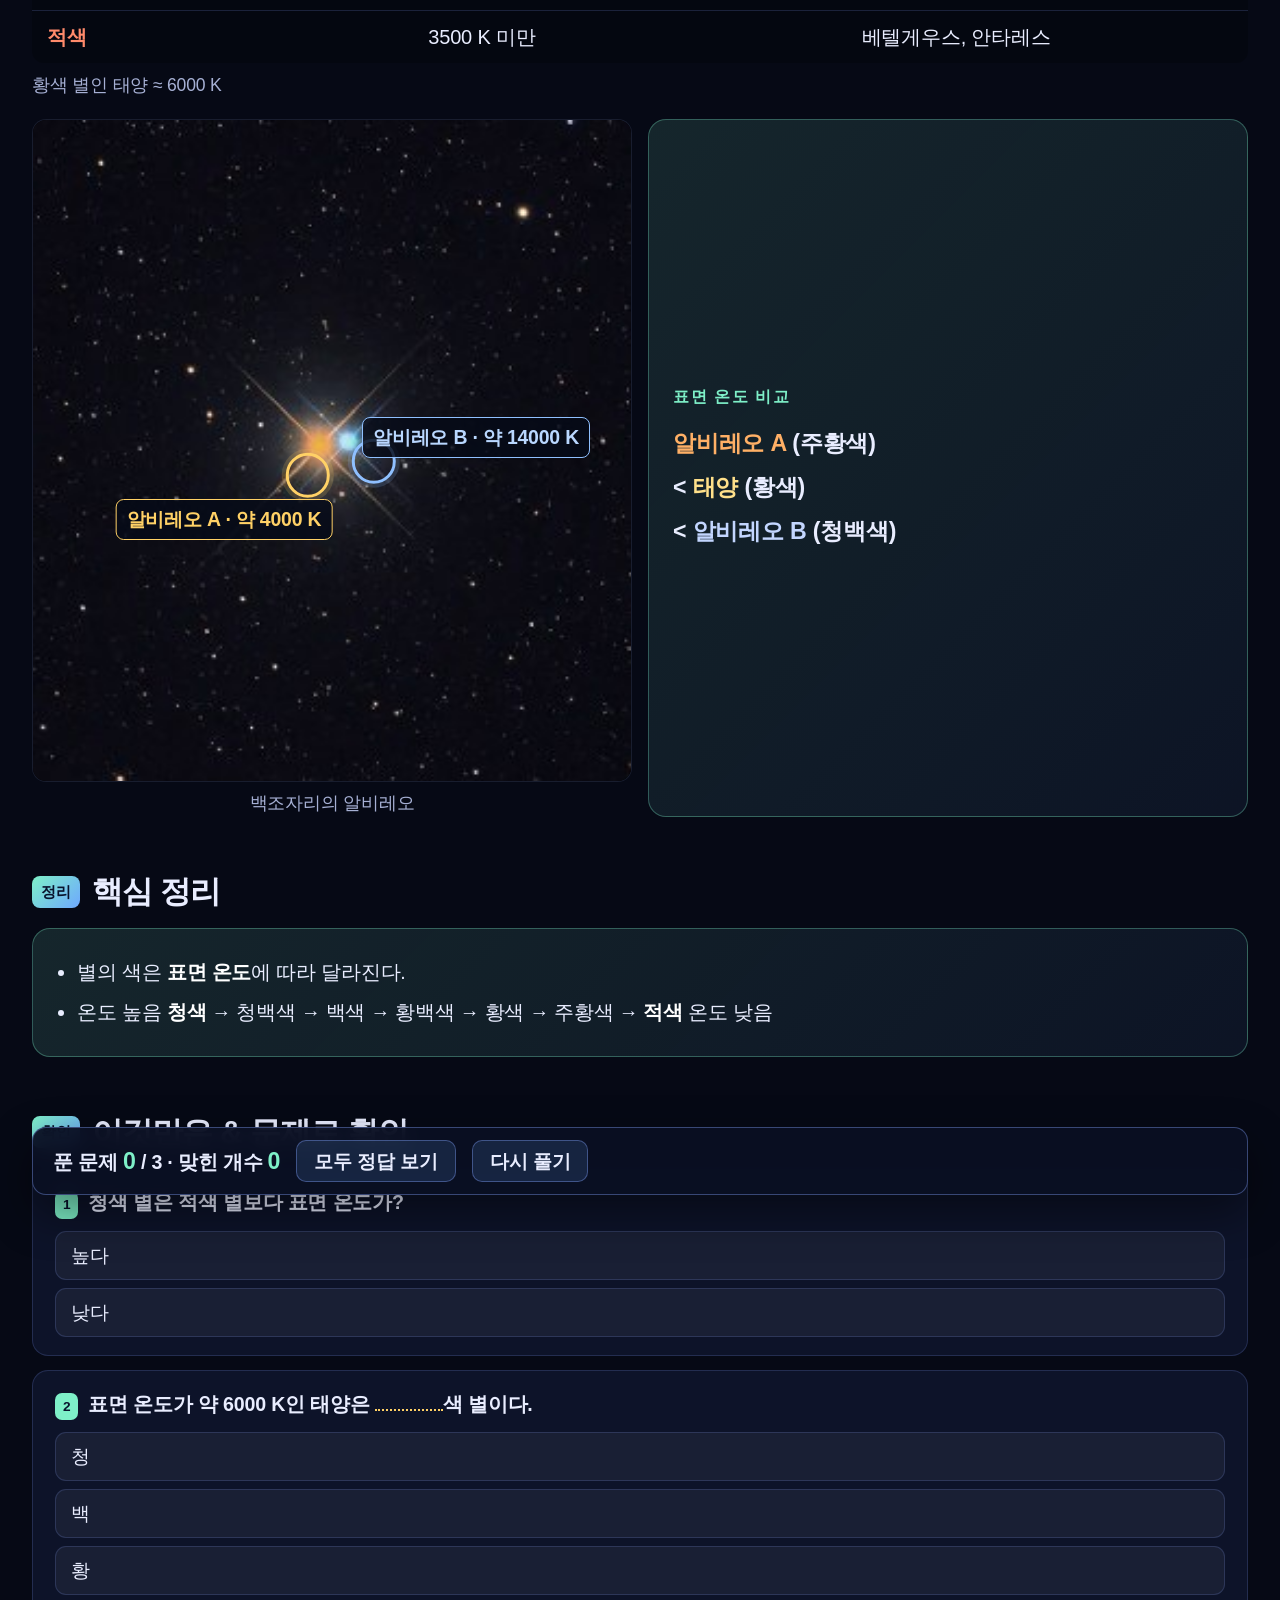
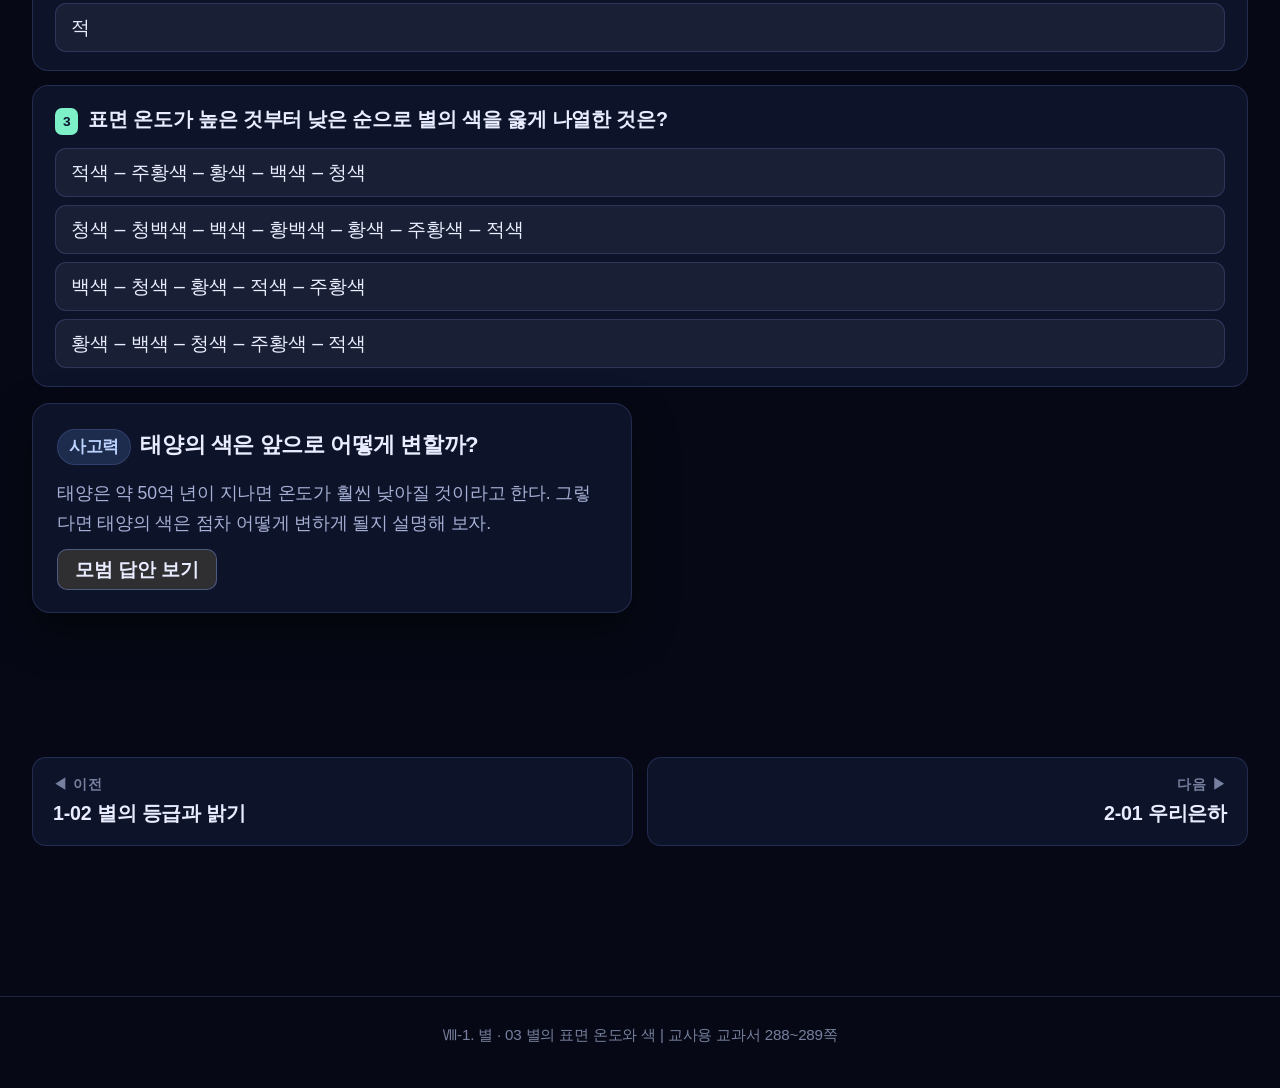
<file: s1-03-temperature.html>
<!doctype html>
<html lang="ko">
<head>
<meta charset="utf-8">
<meta name="viewport" content="width=device-width, initial-scale=1">
<title>03 별의 표면 온도와 색 | Ⅷ. 별과 우주</title>
<link rel="stylesheet" href="assets/style.css">
<script>try{if(localStorage.getItem("suj-theme")==="light")document.documentElement.setAttribute("data-theme","light")}catch(e){}</script>
<style>
  .hotspot { position: relative; }
  .hotspot .mk {
    position: absolute; transform: translate(-50%, -50%);
    width: 2.4rem; height: 2.4rem; border-radius: 50%;
    border: 3px solid #ffd166; box-shadow: 0 0 0 4px rgba(255,209,102,.16);
    animation: ping 2.4s ease-out infinite;
  }
  .hotspot .mk.blue { border-color: #8fc0ff; box-shadow: 0 0 0 4px rgba(143,192,255,.16); animation-delay: 1.2s; }
  .hotspot .tag {
    position: absolute; transform: translate(-50%, 0); white-space: nowrap;
    font-size: 1.05rem; font-weight: 800; padding: 3px 10px; border-radius: 8px;
    background: rgba(6,10,24,.82); border: 1px solid #ffd166; color: #ffd166;
  }
  .hotspot .tag.blue { border-color: #8fc0ff; color: #b9d7ff; }
  @keyframes ping { 0% { transform: translate(-50%,-50%) scale(.75); opacity: 1 } 70%,100% { transform: translate(-50%,-50%) scale(1.5); opacity: 0 } }
</style>
</head>
<body>
<canvas id="bg-stars"></canvas><div id="bg-glow"></div>
<div id="progress"></div>

<header class="topbar"><div class="topbar-inner">
  <a class="brand" href="index.html"><span class="dot"></span><span>Ⅷ. 별과 우주 <small>중2 과학</small></span></a>
  <nav class="chips"></nav>
  <div class="tmode"><span class="sw"></span>교사 모드</div>
</div></header>

<main class="wrap">

  <div class="page-head">
    <span class="eyebrow">Ⅷ-1. 별 · 03 · 5차시</span>
    <h1>별의 표면 <em>온도</em>와 색</h1>
    <p class="lede">별의 <b>색</b>을 보면 <b>표면 온도</b>를 비교할 수 있다</p>
    <div style="margin-top:10px">
      <span class="pill a2">#별의 표면 온도</span><span class="pill a2">#별의 색</span>
    </div>
  </div>

  <div class="goals">
    <h3>이 단원에서 나는</h3>
    <ul><li>별의 표면 온도와 색의 관계를 설명할 수 있다.</li></ul>
  </div>

  <!-- 도입 -->
  <section class="block">
    <h2 class="sec"><span class="num">도입</span> 용암의 색이 흐르면서 달라지는 까닭은?</h2>
    <div class="hook">
      용암의 색이 노란색 → 빨간색 → 검은색으로 달라진다!<br>
      <strong>흐르면서 색이 달라지는 까닭은?</strong>
    </div>
    <div class="teacher-note">
      <span class="tlabel">지도 안내</span>
      용암이 흘러내려 가면서 온도가 달라지기 때문이다. 물체의 색을 보면 온도를 비교할 수 있고, 별도 마찬가지이다.<br>
      이전 차시의 등급 개념을 확인한 다음, 용암 분출 장면에서 색이 다른 것이 어떤 의미인지 생각해 보도록 지도한다.
      별의 표면 온도는 <b>별의 색을 이용하여 비교하는 수준으로만</b> 다룬다.
    </div>
  </section>

  <!-- 오리온자리 -->
  <section class="block" id="orion">
    <h2 class="sec"><span class="num">개념 1</span> 오리온자리의 두 별 <span class="qq">교과서 288쪽 | 그림 7 |</span></h2>
    <p class="sec-sub">적색 <span class="kw">베텔게우스</span>는 청백색 <span class="kw">리겔</span>보다 표면 온도가 <b>낮다</b></p>

    <div style="max-width:980px; margin:0 auto">
      <figure class="fig hotspot">
        <img src="img/orion.jpg" alt="오리온자리 사진. 왼쪽 위의 붉은 별이 베텔게우스, 오른쪽 아래의 푸른 별이 리겔">
        <div class="mk" style="left:30%; top:18%"></div>
        <div class="tag" style="left:30%; top:calc(18% + 22px)">베텔게우스 · 적색 · 온도 낮다</div>
        <div class="mk blue" style="left:70%; top:75%"></div>
        <div class="tag blue" style="left:70%; top:calc(75% + 22px)">리겔 · 청백색 · 온도 높다</div>
        <figcaption><b>| 그림 7 |</b> 오리온자리 (겨울철)</figcaption>
      </figure>
    </div>
    <div class="teacher-note">
      <span class="tlabel">설명</span>
      별의 표면 온도에 따라 별의 색이 다르므로 별의 색을 관측하여 표면 온도를 비교할 수 있다.
      별까지의 거리를 몰라도 색만 확인하면 표면이 얼마나 뜨거운지 짐작할 수 있다.
    </div>
  </section>

  <!-- 온도-색 시뮬레이션 -->
  <section class="block" id="sim">
    <h2 class="sec"><span class="num">개념 2</span> 표면 온도에 따라 색은 어떻게 달라질까? <span class="qq">교과서 289쪽 | 그림 8 |</span></h2>
    <p class="sec-sub">온도 높음 <b style="color:var(--sc-blue)">청색</b> → <b style="color:var(--sc-bluewhite)">청백색</b> → <b style="color:var(--sc-white)">백색</b> → <b style="color:var(--sc-yellowwhite)">황백색</b> → <b style="color:var(--sc-yellow)">황색</b> → <b style="color:var(--sc-orange)">주황색</b> → <b style="color:var(--sc-red)">적색</b> 온도 낮음</p>

    <div class="sim">
      <div class="sim-head">
        <h4>별의 표면 온도 바꿔 보기</h4>
        <span class="hint">아래 버튼을 누르면 실제 별의 온도로 이동합니다</span>
      </div>
      <canvas id="cvTemp"></canvas>
      <div class="sim-controls">
        <label class="ctl">표면 온도
          <input type="range" id="tpSl" min="0" max="1000" value="470">
          <span class="val" id="tpV">6000 K</span></label>
        <button class="btn" data-k="3300">베텔게우스</button>
        <button class="btn" data-k="4300">아르크투루스</button>
        <button class="btn on" data-k="6000">태양</button>
        <button class="btn" data-k="9900">시리우스</button>
        <button class="btn" data-k="12000">리겔</button>
        <button class="btn" data-k="40000">나오스</button>
      </div>
      <div class="readout">
        <div class="stat"><div class="k">표면 온도</div><div class="v" id="roT">6000 K</div></div>
        <div class="stat amber"><div class="k">별의 색</div><div class="v" id="roC">황색</div></div>
        <div class="stat" style="flex:1; min-width:250px"><div class="k">이런 별이 있어요</div>
          <div class="v" id="roE" style="font-size:.95rem; color:var(--txt); font-weight:700">태양, 카펠라</div></div>
      </div>
    </div>

    <h3 class="mini">| 그림 8 | 별의 색과 표면 온도</h3>
    <div class="table-scroll">
    <table class="data">
      <thead><tr><th style="width:22%">색</th><th style="width:30%">대략적인 표면 온도</th><th>별의 예</th></tr></thead>
      <tbody>
        <tr><td class="name" style="color:var(--sc-blue)">청색</td><td class="tnum">30000 K 이상</td><td>나오스</td></tr>
        <tr><td class="name" style="color:var(--sc-bluewhite)">청백색</td><td class="tnum">10000 ~ 30000 K</td><td>리겔, 스피카</td></tr>
        <tr><td class="name" style="color:var(--sc-white)">백색</td><td class="tnum">7500 ~ 10000 K</td><td>시리우스, 베가</td></tr>
        <tr><td class="name" style="color:var(--sc-yellowwhite)">황백색</td><td class="tnum">6000 ~ 7500 K</td><td>카노푸스, 프로키온</td></tr>
        <tr><td class="name" style="color:var(--sc-yellow)">황색</td><td class="tnum">5000 ~ 6000 K</td><td>태양, 카펠라</td></tr>
        <tr><td class="name" style="color:var(--sc-orange)">주황색</td><td class="tnum">3500 ~ 5000 K</td><td>아르크투루스, 알데바란</td></tr>
        <tr><td class="name" style="color:var(--sc-red)">적색</td><td class="tnum">3500 K 미만</td><td>베텔게우스, 안타레스</td></tr>
      </tbody>
    </table>
    </div>
    <p class="note-sm" style="margin-top:8px">황색 별인 태양 ≈ 6000 K</p>

    <div class="grid g2" style="margin-top:18px">
      <figure class="fig hotspot">
        <img src="img/albireo.jpg" alt="백조자리 알비레오. 주황색 별과 청백색 별이 나란히 보인다">
        <div class="mk" style="left:46%; top:51%"></div>
        <div class="tag" style="left:32%; top:calc(51% + 24px)">알비레오 A · 약 4000 K</div>
        <div class="mk blue" style="left:57%; top:49%"></div>
        <div class="tag blue" style="left:74%; top:calc(49% - 44px)">알비레오 B · 약 14000 K</div>
        <figcaption>백조자리의 알비레오</figcaption>
      </figure>
      <div class="key">
        <h3>표면 온도 비교</h3>
        <p style="margin:0; font-size:1.25rem; font-weight:800; line-height:1.9">
          <span style="color:var(--sc-orange)">알비레오 A</span> (주황색)<br>
          &lt; <span style="color:var(--sc-yellow)">태양</span> (황색)<br>
          &lt; <span style="color:var(--sc-bluewhite)">알비레오 B</span> (청백색)</p>
        <div class="teacher-note">
          <span class="tlabel">지도상의 유의점</span>
          중학교 교육과정에서는 분광형(O·B·A·F·G·K·M)을 다루지 않고, <b>색으로 표면 온도를 비교하는 수준</b>으로만 지도한다.
        </div>
      </div>
    </div>
  </section>

  <!-- 핵심 정리 -->
  <section class="block">
    <h2 class="sec"><span class="num">정리</span> 핵심 정리</h2>
    <div class="key">
      <ul>
        <li>별의 색은 <b>표면 온도</b>에 따라 달라진다.</li>
        <li>온도 높음 <b>청색</b> → 청백색 → 백색 → 황백색 → 황색 → 주황색 → <b>적색</b> 온도 낮음</li>
      </ul>
    </div>
  </section>

  <!-- 확인 -->
  <section class="block" id="check">
    <h2 class="sec"><span class="num">확인</span> 이것만은 &amp; 문제로 확인</h2>
    <div class="quiz">
      <div class="q" data-a="0">
        <div class="qh"><span class="qn">1</span><span class="qt">청색 별은 적색 별보다 표면 온도가?</span></div>
        <div class="opts"><button class="opt">높다</button><button class="opt">낮다</button></div>
        <div class="sol"><b>높다.</b> 별의 색이 청색 → 청백색 → 백색 → 황백색 → 황색 → 주황색 → 적색 순으로 표면 온도가 낮아집니다.</div>
      </div>

      <div class="q" data-a="2">
        <div class="qh"><span class="qn">2</span><span class="qt">표면 온도가 약 6000 K인 태양은 <span class="blank"></span>색 별이다.</span></div>
        <div class="opts"><button class="opt">청</button><button class="opt">백</button><button class="opt">황</button><button class="opt">적</button></div>
        <div class="sol"><b>황색</b> — 5000~6000 K인 별은 황색으로 보입니다. 태양과 카펠라가 여기에 해당합니다.</div>
      </div>

      <div class="q" data-a="1">
        <div class="qh"><span class="qn">3</span><span class="qt">표면 온도가 높은 것부터 낮은 순으로 별의 색을 옳게 나열한 것은?</span></div>
        <div class="opts">
          <button class="opt">적색 – 주황색 – 황색 – 백색 – 청색</button>
          <button class="opt">청색 – 청백색 – 백색 – 황백색 – 황색 – 주황색 – 적색</button>
          <button class="opt">백색 – 청색 – 황색 – 적색 – 주황색</button>
          <button class="opt">황색 – 백색 – 청색 – 주황색 – 적색</button>
        </div>
        <div class="sol">표면 온도가 높은 것에서 낮은 순으로 <b>청색 – 청백색 – 백색 – 황백색 – 황색 – 주황색 – 적색</b>입니다.</div>
      </div>
    </div>

    <div class="grid g2" style="margin-top:16px">
      <div class="card">
        <h3><span class="pill">사고력</span> 태양의 색은 앞으로 어떻게 변할까?</h3>
        <p class="note-sm" style="margin:0 0 10px">태양은 약 50억 년이 지나면 온도가 훨씬 낮아질 것이라고 한다.
          그렇다면 태양의 색은 점차 어떻게 변하게 될지 설명해 보자.</p>
        <button class="btn amber" data-reveal="q4a" data-label="모범 답안 보기">모범 답안 보기</button>
        <div class="reveal" id="q4a">
          태양은 현재 황색이며 황색보다 표면 온도가 낮은 별은 주황색, 적색 별이다.
          표면 온도가 점점 낮아지면 별의 색이 <b>주황색에서 적색까지</b> 변하게 될 것이다.
        </div>
      </div>
    </div>

    <div class="score-bar">
      <span class="s"></span>
      <button class="btn" data-show-all>모두 정답 보기</button>
      <button class="btn" data-reset-quiz>다시 풀기</button>
    </div>
  </section>

  <div class="pager"></div>
</main>

<footer class="foot">Ⅷ-1. 별 · 03 별의 표면 온도와 색 | 교사용 교과서 288~289쪽</footer>

<script src="assets/common.js"></script>
<script>
(function () {
  var cv = document.getElementById("cvTemp");
  var C = SU.Canvas(cv, 2.1), U = SU.U;
  var sl = document.getElementById("tpSl"), vEl = document.getElementById("tpV");
  var roT = document.getElementById("roT"), roC = document.getElementById("roC"), roE = document.getElementById("roE");
  var KMIN = 2800, KMAX = 40000;

  var BANDS = [
    { name: "적색", lo: 0, hi: 3500, ex: "베텔게우스, 안타레스" },
    { name: "주황색", lo: 3500, hi: 5000, ex: "아르크투루스, 알데바란" },
    { name: "황색", lo: 5000, hi: 6000, ex: "태양, 카펠라" },
    { name: "황백색", lo: 6000, hi: 7500, ex: "카노푸스, 프로키온" },
    { name: "백색", lo: 7500, hi: 10000, ex: "시리우스, 베가" },
    { name: "청백색", lo: 10000, hi: 30000, ex: "리겔, 스피카" },
    { name: "청색", lo: 30000, hi: 1e9, ex: "나오스" }
  ];
  function bandOf(k) { for (var i = 0; i < BANDS.length; i++) if (k <= BANDS[i].hi) return BANDS[i]; return BANDS[6]; }

  /* 교과서 | 그림 8 |의 7가지 색 구분에 맞춘 색 띠 */
  var RAMP = [
    [2800, [255, 118, 80]], [3500, [255, 138, 107]], [5000, [255, 176, 102]],
    [6000, [255, 224, 138]], [7500, [255, 243, 216]], [10000, [238, 240, 255]],
    [30000, [195, 214, 255]], [40000, [159, 192, 255]]
  ];
  function ramp(k) {
    k = Math.max(2800, Math.min(40000, k));
    for (var i = 1; i < RAMP.length; i++) {
      if (k <= RAMP[i][0]) {
        var a = RAMP[i - 1], b = RAMP[i];
        var u = (Math.log(k) - Math.log(a[0])) / (Math.log(b[0]) - Math.log(a[0]));
        return [0, 1, 2].map(function (j) { return Math.round(a[1][j] + (b[1][j] - a[1][j]) * u); });
      }
    }
    return RAMP[RAMP.length - 1][1];
  }
  function slToK(v) { return KMIN * Math.pow(KMAX / KMIN, v / 1000); }
  function kToSl(k) { return 1000 * Math.log(k / KMIN) / Math.log(KMAX / KMIN); }

  var target = 6000, cur = 6000;
  sl.addEventListener("input", function () {
    target = slToK(parseFloat(sl.value));
    document.querySelectorAll("[data-k]").forEach(function (b) { b.classList.remove("on"); });
  });
  document.querySelectorAll("[data-k]").forEach(function (b) {
    b.addEventListener("click", function () {
      target = parseFloat(b.dataset.k);
      sl.value = kToSl(target);
      document.querySelectorAll("[data-k]").forEach(function (x) { x.classList.toggle("on", x === b); });
    });
  });

  // 표면 얼룩 (부드러운 변화를 위해 고정 패턴)
  var blobs = [];
  for (var i = 0; i < 26; i++) {
    var a = Math.random() * 6.2832, r = Math.sqrt(Math.random()) * 0.82;
    blobs.push({ x: Math.cos(a) * r, y: Math.sin(a) * r, s: Math.random() * 0.26 + 0.1, p: Math.random() * 6.3, sp: Math.random() * 0.5 + 0.25 });
  }

  SU.loop(cv, function (dt, t) {
    cur = U.approach(cur, target, dt, 3.6);
    var ctx = C.ctx, w = C.w, h = C.h;
    ctx.clearRect(0, 0, w, h);
    var bg = ctx.createLinearGradient(0, 0, 0, h);
    bg.addColorStop(0, "#050914"); bg.addColorStop(1, "#080d20");
    ctx.fillStyle = bg; ctx.fillRect(0, 0, w, h);

    var col = ramp(cur);
    var cs = "rgba(" + col[0] + "," + col[1] + "," + col[2] + ",1)";
    var cx = w * 0.30, cy = h * 0.48, R = Math.min(w * 0.15, h * 0.32);

    // 별 후광
    ctx.save();
    ctx.globalCompositeOperation = "lighter";
    var pulse = 1 + 0.02 * Math.sin(t * 1.6);
    var gg = ctx.createRadialGradient(cx, cy, R * 0.6, cx, cy, R * 3.4 * pulse);
    gg.addColorStop(0, "rgba(" + col[0] + "," + col[1] + "," + col[2] + ",.42)");
    gg.addColorStop(0.45, "rgba(" + col[0] + "," + col[1] + "," + col[2] + ",.10)");
    gg.addColorStop(1, "rgba(" + col[0] + "," + col[1] + "," + col[2] + ",0)");
    ctx.fillStyle = gg; ctx.beginPath(); ctx.arc(cx, cy, R * 3.4 * pulse, 0, 6.2832); ctx.fill();
    ctx.restore();

    // 본체
    ctx.save();
    ctx.beginPath(); ctx.arc(cx, cy, R, 0, 6.2832); ctx.clip();
    var bodyG = ctx.createRadialGradient(cx - R * 0.28, cy - R * 0.3, R * 0.1, cx, cy, R);
    bodyG.addColorStop(0, "rgba(255,255,255,.98)");
    bodyG.addColorStop(0.42, cs);
    bodyG.addColorStop(1, "rgba(" + Math.round(col[0] * 0.62) + "," + Math.round(col[1] * 0.62) + "," + Math.round(col[2] * 0.68) + ",1)");
    ctx.fillStyle = bodyG; ctx.beginPath(); ctx.arc(cx, cy, R, 0, 6.2832); ctx.fill();
    ctx.globalCompositeOperation = "overlay";
    for (var i = 0; i < blobs.length; i++) {
      var b = blobs[i];
      var bx = cx + b.x * R, by = cy + b.y * R, br = b.s * R * (1 + 0.14 * Math.sin(t * b.sp + b.p));
      var bg2 = ctx.createRadialGradient(bx, by, 0, bx, by, br);
      var aa = 0.1 + 0.07 * Math.sin(t * b.sp * 1.3 + b.p);
      bg2.addColorStop(0, "rgba(255,255,255," + aa + ")");
      bg2.addColorStop(1, "rgba(255,255,255,0)");
      ctx.fillStyle = bg2; ctx.beginPath(); ctx.arc(bx, by, br, 0, 6.2832); ctx.fill();
    }
    ctx.restore();

    U.spike(ctx, cx, cy, R * 3.1, "rgba(" + col[0] + "," + col[1] + "," + col[2] + ",.30)", 2);

    // 색 띠 (오른쪽)
    var bx0 = w * 0.55, bx1 = w * 0.95, by0 = h * 0.30, bh = h * 0.16;
    var grad = ctx.createLinearGradient(bx0, 0, bx1, 0);
    for (var i = 0; i <= 12; i++) {
      var kk = KMAX * Math.pow(KMIN / KMAX, i / 12);
      var c2 = ramp(kk);
      grad.addColorStop(i / 12, "rgb(" + c2[0] + "," + c2[1] + "," + c2[2] + ")");
    }
    ctx.fillStyle = grad;
    ctx.beginPath();
    var rr = 9;
    ctx.moveTo(bx0 + rr, by0); ctx.arcTo(bx1, by0, bx1, by0 + bh, rr);
    ctx.arcTo(bx1, by0 + bh, bx0, by0 + bh, rr); ctx.arcTo(bx0, by0 + bh, bx0, by0, rr);
    ctx.arcTo(bx0, by0, bx1, by0, rr); ctx.closePath(); ctx.fill();
    U.label(ctx, bx0, by0 - 14, "높다", "rgba(166,176,212,.9)", 12, "left");
    U.label(ctx, bx1, by0 - 14, "낮다", "rgba(166,176,212,.9)", 12, "right");
    U.label(ctx, (bx0 + bx1) / 2, by0 - 14, "표면 온도", "rgba(207,218,255,.9)", 12);

    // 현재 위치 표시
    var frac = Math.log(KMAX / cur) / Math.log(KMAX / KMIN);
    var mx = bx0 + (bx1 - bx0) * U.clamp(frac, 0, 1);
    ctx.strokeStyle = "#fff"; ctx.lineWidth = 2.5;
    ctx.beginPath(); ctx.moveTo(mx, by0 - 6); ctx.lineTo(mx, by0 + bh + 6); ctx.stroke();
    var band = bandOf(cur);
    U.chip(ctx, U.clamp(mx, bx0 + 40, bx1 - 40), by0 + bh + 24, band.name, "#fff", 13);

    // 별의 예
    U.label(ctx, bx0, by0 + bh + 58, "이 온도의 별: " + band.ex, "rgba(207,218,255,.9)", 13, "left");
    U.label(ctx, bx0, by0 + bh + 82, Math.round(cur / 100) * 100 + " K", "rgba(255,209,102,.95)", 20, "left", 900);

    vEl.textContent = Math.round(cur / 100) * 100 + " K";
    roT.textContent = Math.round(cur / 100) * 100 + " K";
    roC.textContent = band.name;
    roE.textContent = band.ex;
  });
})();
</script>
</body>
</html>
</file>
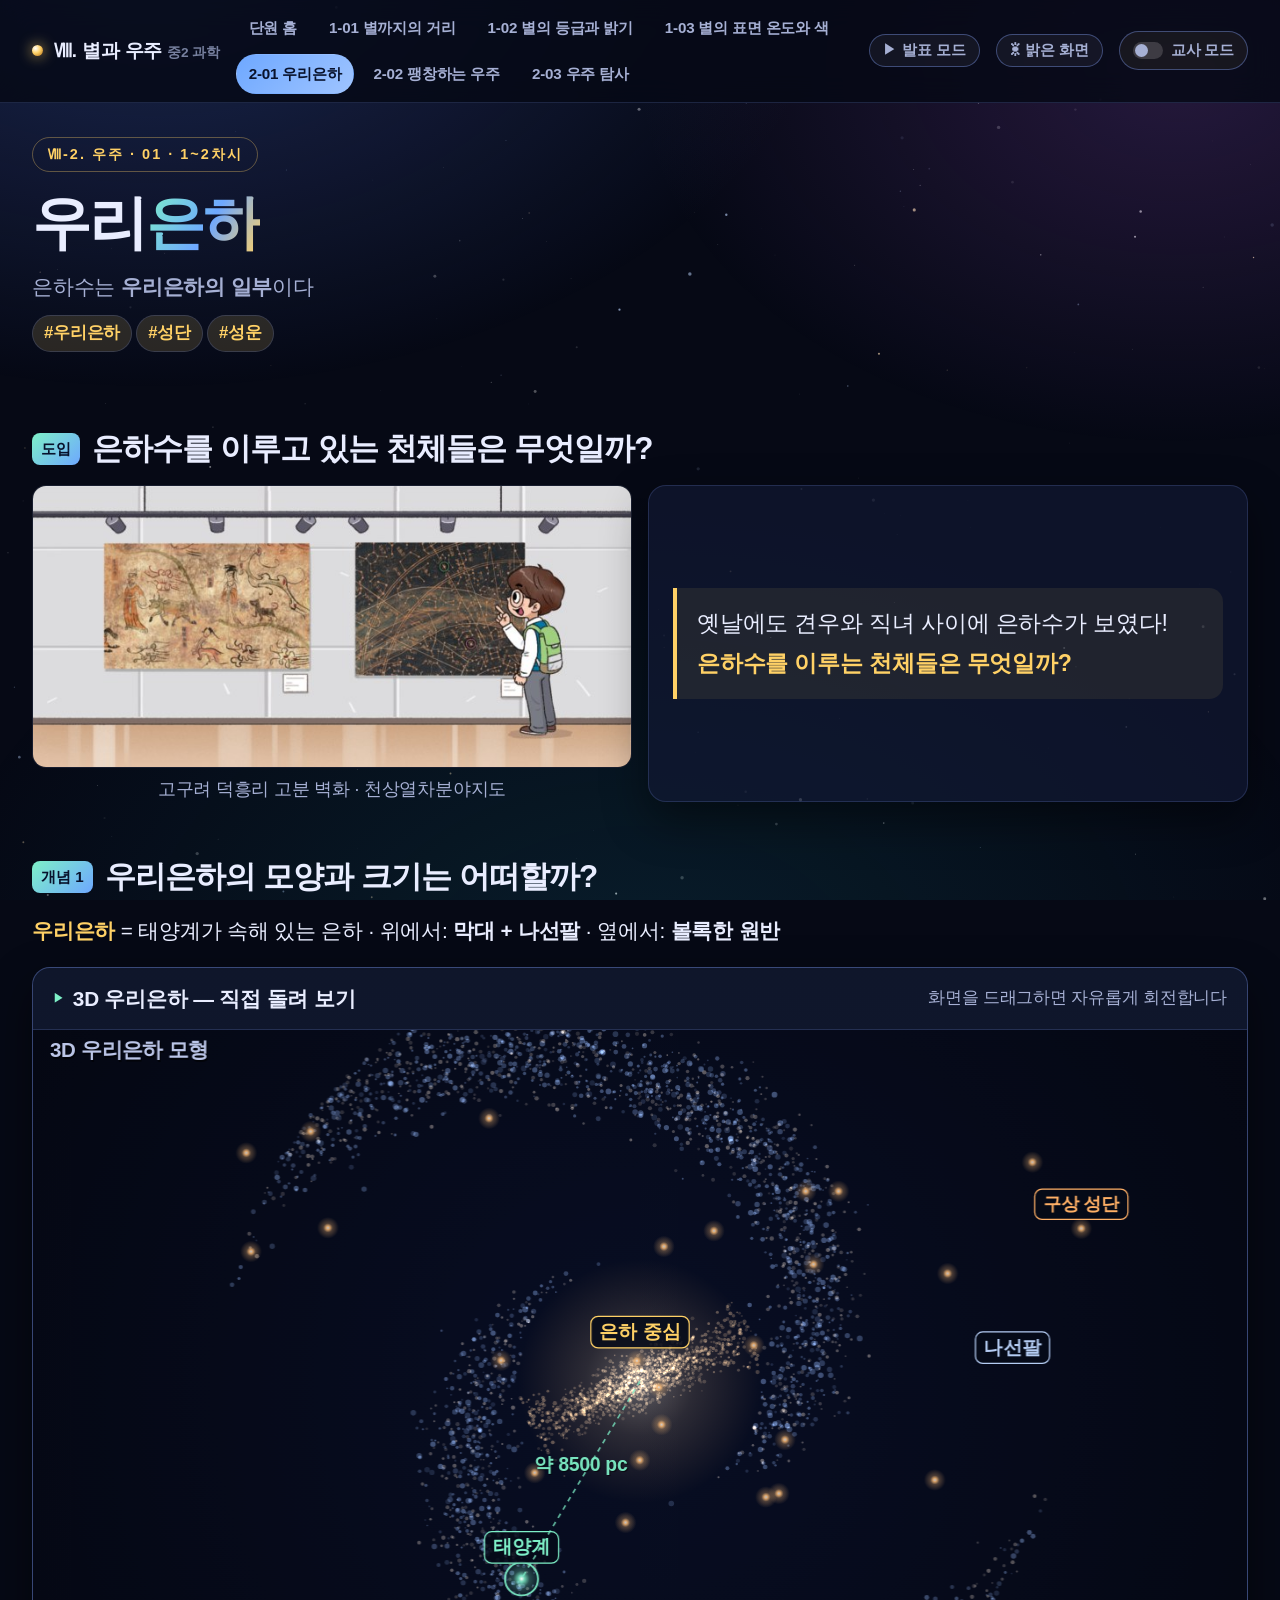
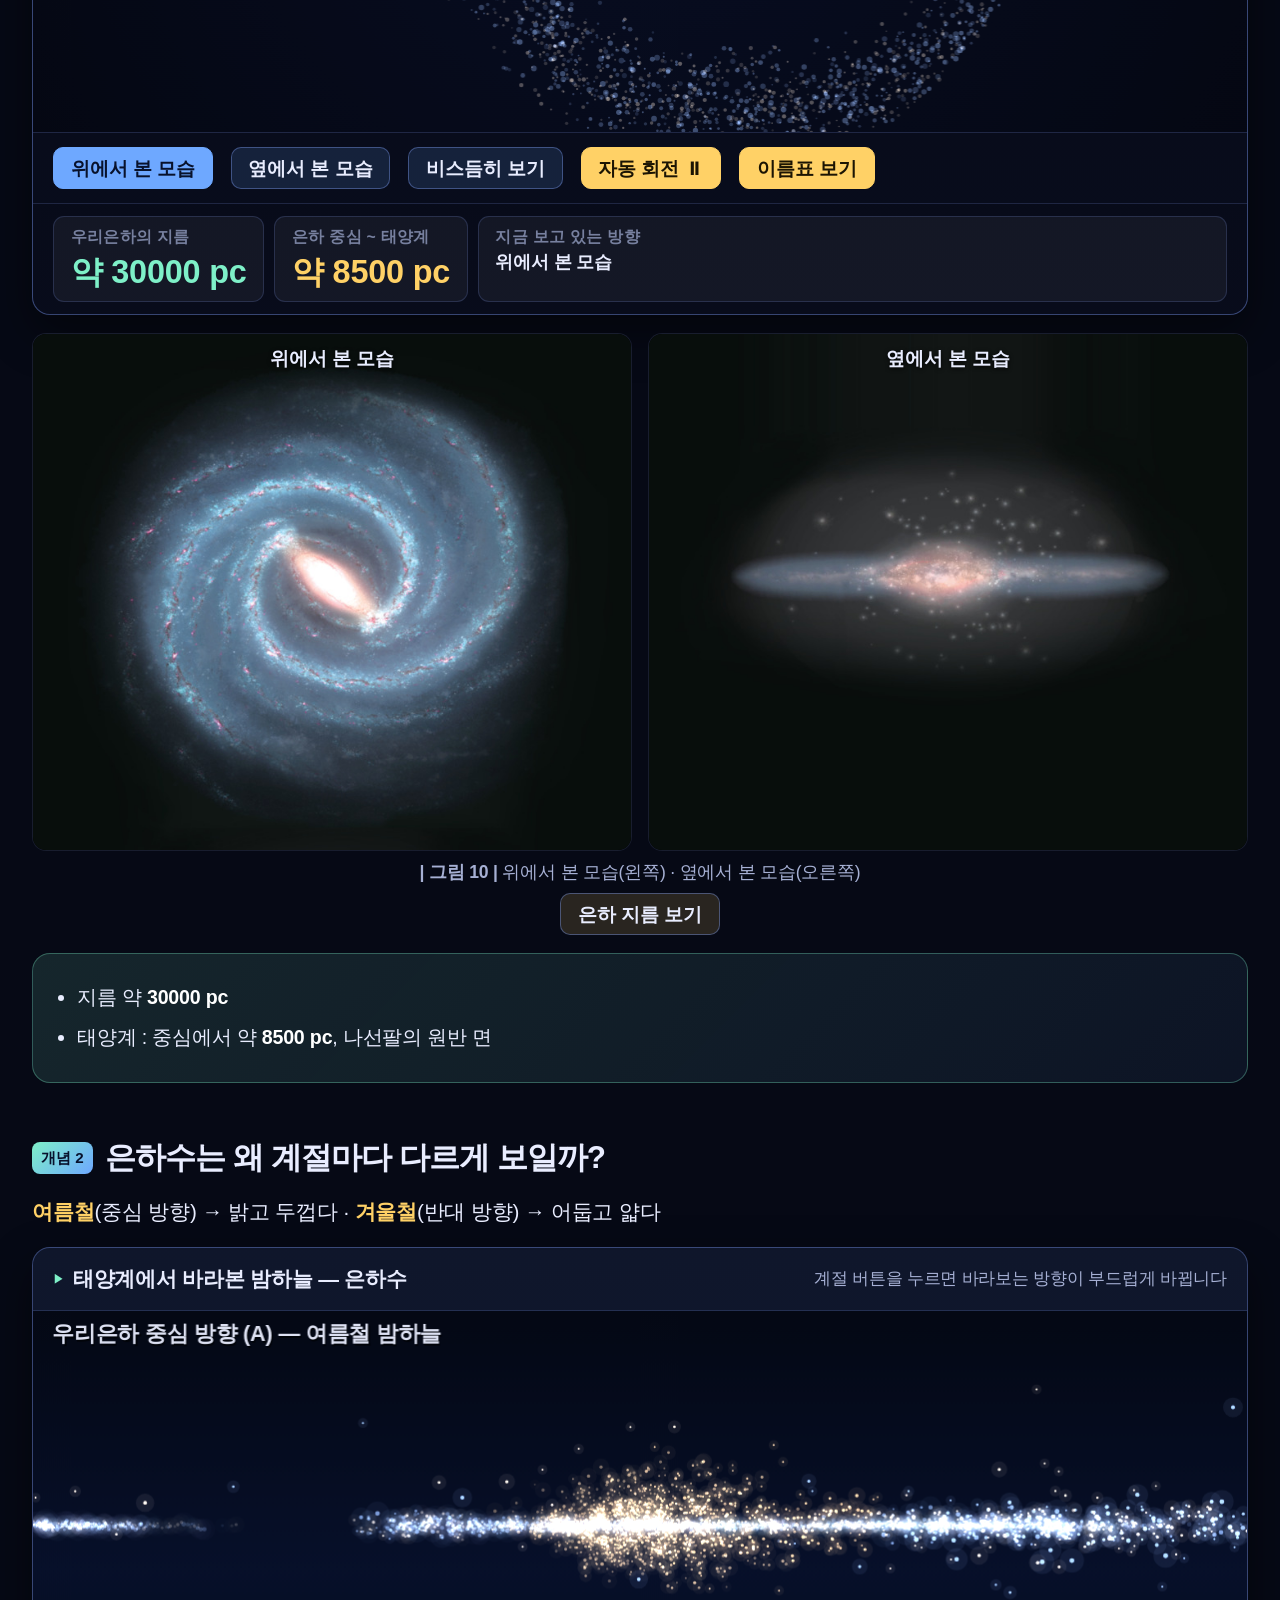
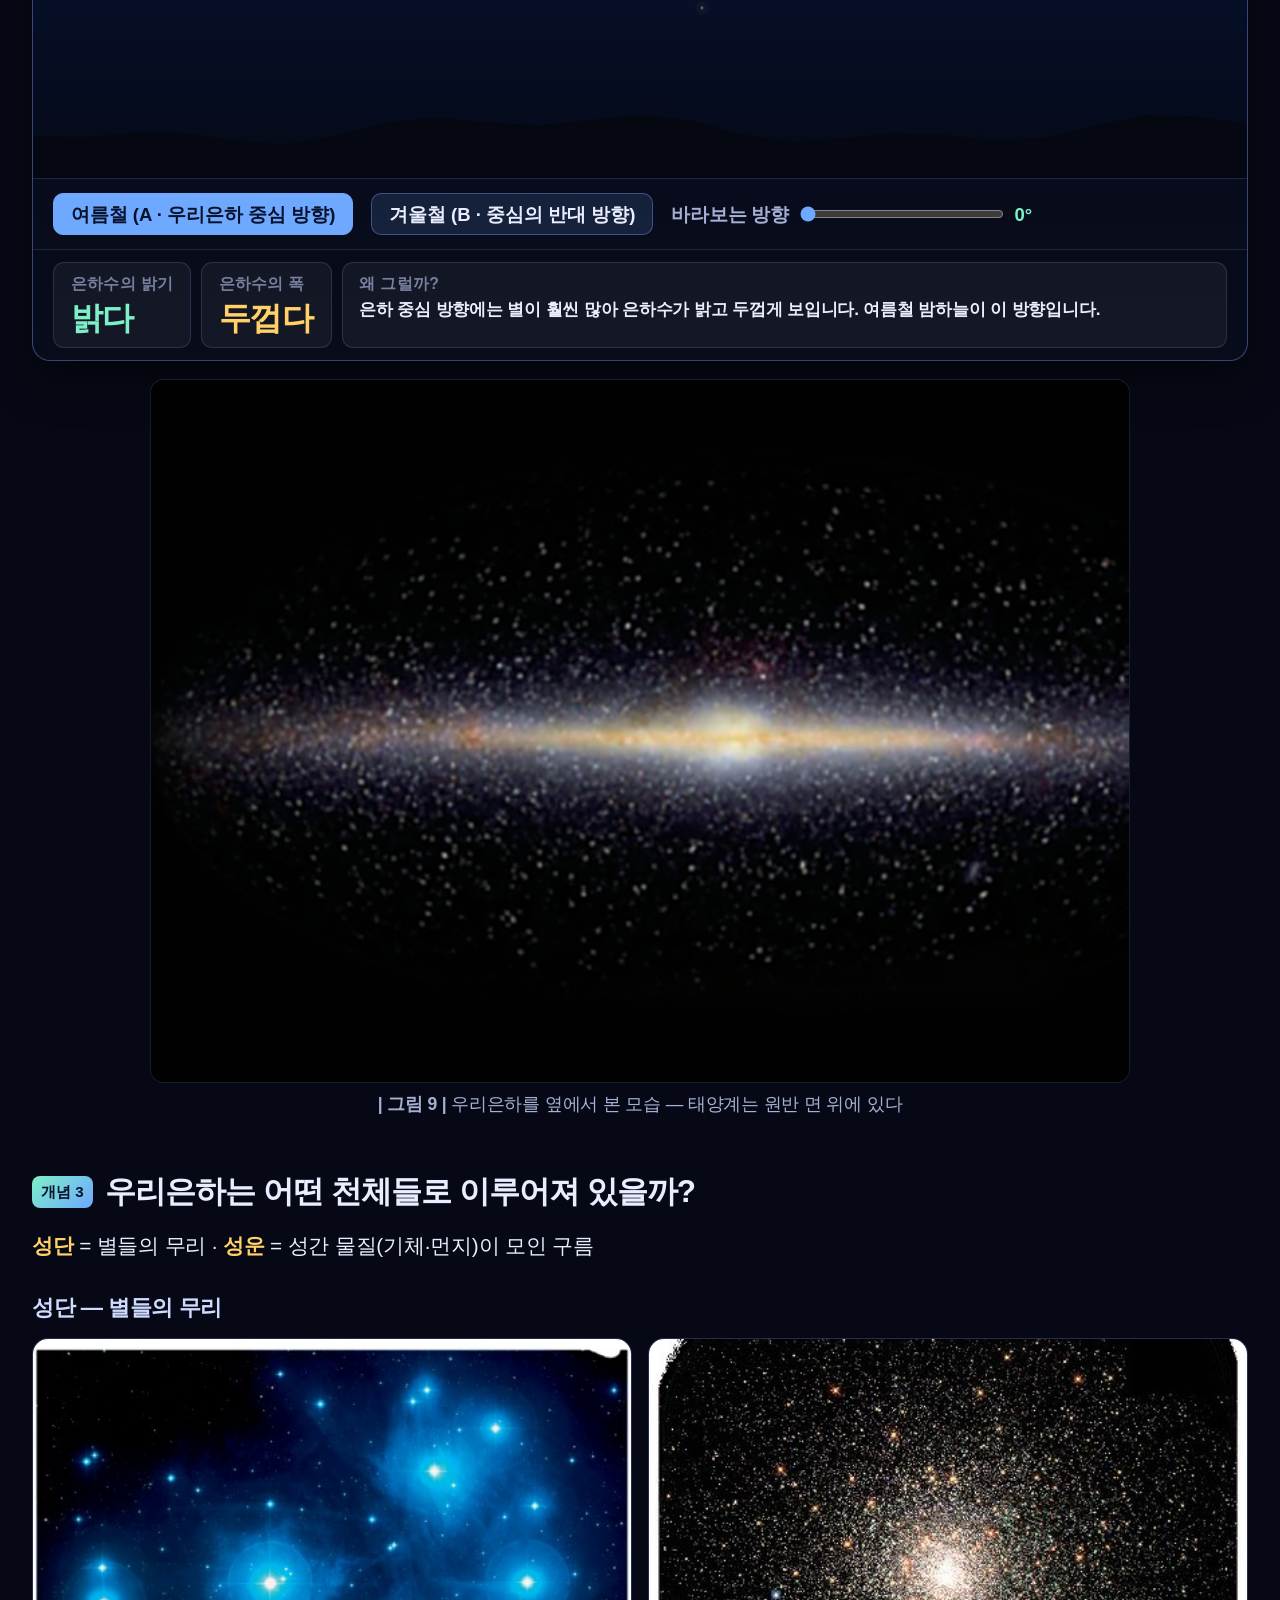
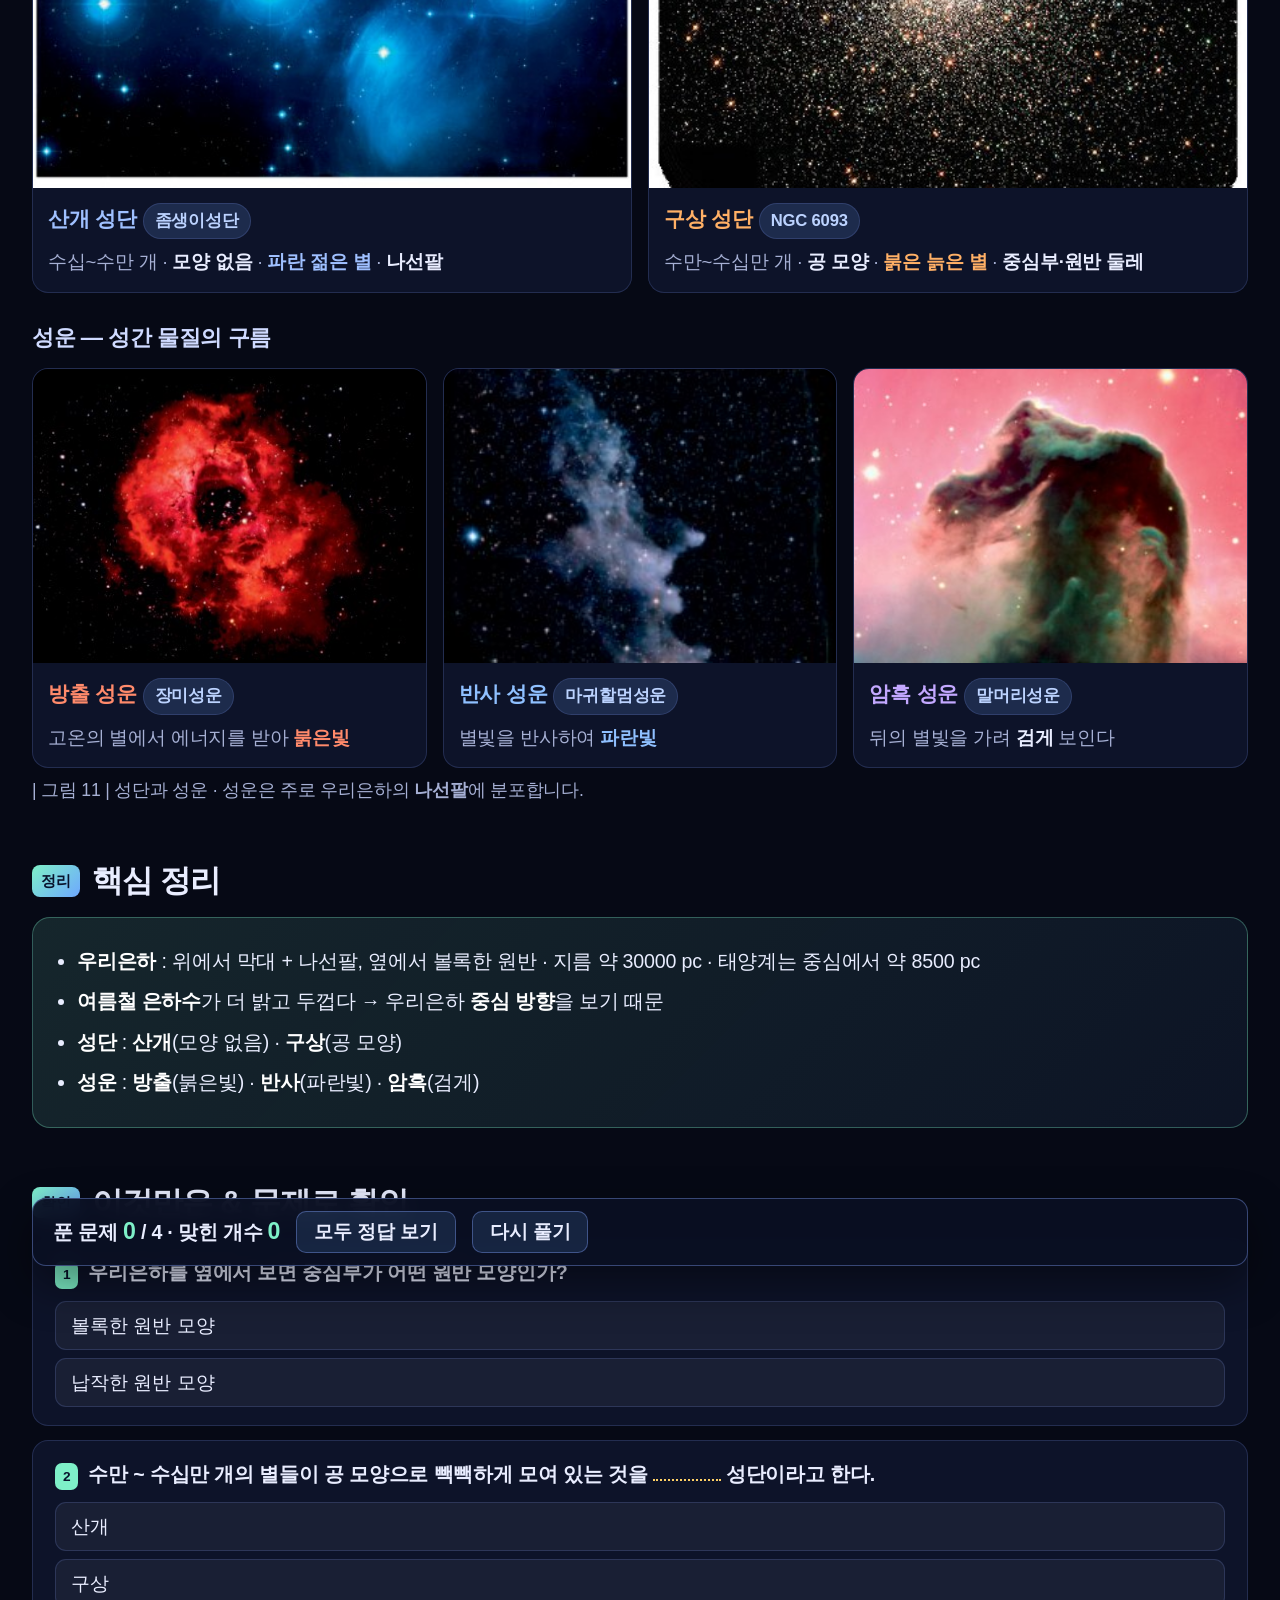
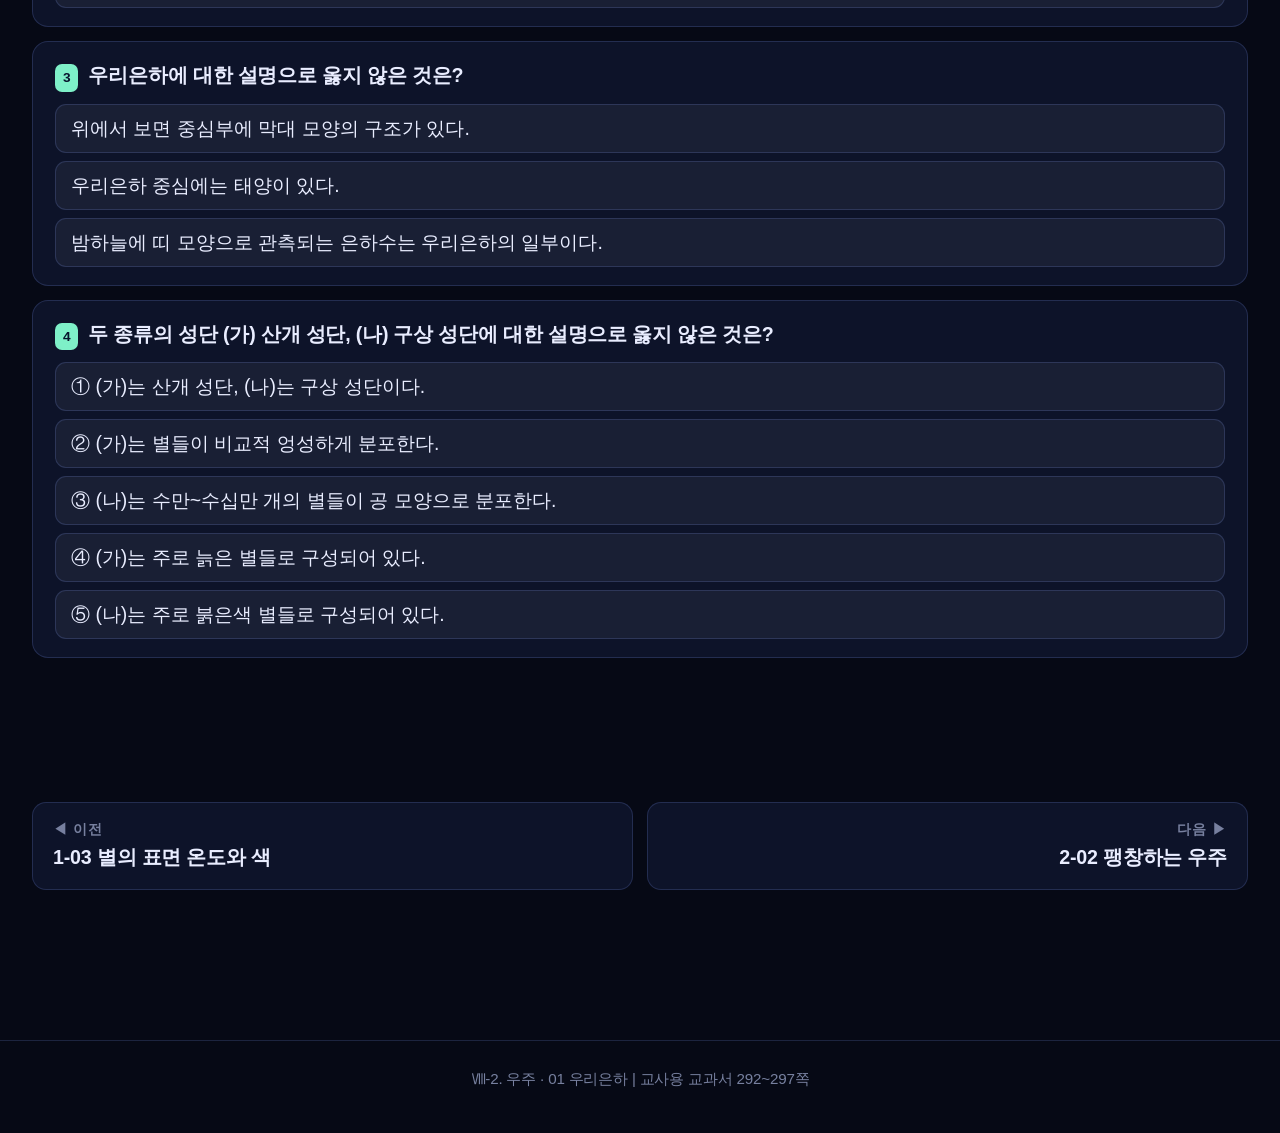
<file: s2-01-galaxy.html>
<!doctype html>
<html lang="ko">
<head>
<meta charset="utf-8">
<meta name="viewport" content="width=device-width, initial-scale=1">
<title>01 우리은하 | Ⅷ. 별과 우주</title>
<link rel="stylesheet" href="assets/style.css">
<script>try{if(localStorage.getItem("suj-theme")==="light")document.documentElement.setAttribute("data-theme","light")}catch(e){}</script>
</head>
<body>
<canvas id="bg-stars"></canvas><div id="bg-glow"></div>
<div id="progress"></div>

<header class="topbar"><div class="topbar-inner">
  <a class="brand" href="index.html"><span class="dot"></span><span>Ⅷ. 별과 우주 <small>중2 과학</small></span></a>
  <nav class="chips"></nav>
  <div class="tmode"><span class="sw"></span>교사 모드</div>
</div></header>

<main class="wrap">

  <div class="page-head">
    <span class="eyebrow">Ⅷ-2. 우주 · 01 · 1~2차시</span>
    <h1>우리<em>은하</em></h1>
    <p class="lede">은하수는 <b>우리은하의 일부</b>이다</p>
    <div style="margin-top:10px">
      <span class="pill a2">#우리은하</span><span class="pill a2">#성단</span><span class="pill a2">#성운</span>
    </div>
  </div>

  <div class="goals">
    <h3>이 단원에서 나는</h3>
    <ul>
      <li>우리은하의 구조와 크기를 설명할 수 있다.</li>
      <li>우리은하를 구성하는 성단과 성운의 특징을 비교할 수 있다.</li>
    </ul>
  </div>

  <!-- 도입 -->
  <section class="block">
    <h2 class="sec"><span class="num">도입</span> 은하수를 이루고 있는 천체들은 무엇일까?</h2>
    <div class="grid g2">
      <figure class="fig">
        <img src="img/goguryeo.jpg" alt="고구려 덕흥리 고분 벽화와 천상열차분야지도에 그려진 은하수">
        <figcaption>고구려 덕흥리 고분 벽화 · 천상열차분야지도</figcaption>
      </figure>
      <div class="card">
        <div class="hook">옛날에도 견우와 직녀 사이에 은하수가 보였다!<br>
          <strong>은하수를 이루는 천체들은 무엇일까?</strong></div>
      </div>
    </div>
    <div class="teacher-note">
      <span class="tlabel">도입 안내</span>
      은하수를 이루고 있는 천체들은 성운, 성단, 별 등이다. 우리은하의 대부분의 별들은 납작한 면에 밀집해 있고 태양계도 그 면에 있어서,
      태양계에서 바라보면 띠 모양으로 보인다.<br>
      왼쪽은 덕흥리 고분 벽화로, 견우와 직녀 사이를 가로지르는 선이 은하수이다.
      오른쪽 천상열차분야지도에도 중심을 휘감는 커다란 띠로 은하수가 표현되어 있으며, 띠의 두께가 일정하지 않다는 점을 짚어 주면 좋다.
    </div>
  </section>

  <!-- 3D 우리은하 -->
  <section class="block" id="galaxy3d">
    <h2 class="sec"><span class="num">개념 1</span> 우리은하의 모양과 크기는 어떠할까? <span class="qq">교과서 295쪽 | 그림 10 |</span></h2>
    <p class="sec-sub"><span class="kw">우리은하</span> = 태양계가 속해 있는 은하 · 위에서: <b>막대 + 나선팔</b> · 옆에서: <b>볼록한 원반</b></p>

    <div class="sim">
      <div class="sim-head">
        <h4>3D 우리은하 — 직접 돌려 보기</h4>
        <span class="hint">화면을 드래그하면 자유롭게 회전합니다</span>
      </div>
      <canvas id="cvGal"></canvas>
      <div class="sim-controls">
        <button class="btn on" id="gTop">위에서 본 모습</button>
        <button class="btn" id="gSide">옆에서 본 모습</button>
        <button class="btn" id="gTilt">비스듬히 보기</button>
        <button class="btn amber on" id="gSpin">자동 회전 ⏸</button>
        <button class="btn amber on" id="gLabel">이름표 보기</button>
      </div>
      <div class="readout">
        <div class="stat"><div class="k">우리은하의 지름</div><div class="v">약 30000 pc</div></div>
        <div class="stat amber"><div class="k">은하 중심 ~ 태양계</div><div class="v">약 8500 pc</div></div>
        <div class="stat warm" style="flex:1; min-width:250px"><div class="k">지금 보고 있는 방향</div>
          <div class="v" id="gView" style="font-size:.95rem; color:var(--txt); font-weight:700">위에서 본 모습</div></div>
      </div>
    </div>

    <figure class="fig" id="mwFig" style="margin-top:18px">
      <div class="grid g2">
        <div class="diam-wrap">
          <img src="img/milkyway_top.jpg" alt="위에서 본 우리은하 모식도">
          <!-- 지름 표시: 좌표는 이미지 픽셀(730×630) 기준 -->
          <svg class="diam-ov" viewBox="0 0 730 630" aria-hidden="true">
            <defs><marker id="mwHead" viewBox="0 0 10 10" refX="9" refY="5" markerWidth="4" markerHeight="4" orient="auto-start-reverse">
              <path d="M0,0 L10,5 L0,10 z" fill="#ffd166"/></marker></defs>
            <line x1="100" y1="270" x2="100" y2="370" class="tick"/><line x1="632" y1="270" x2="632" y2="370" class="tick"/>
            <line x1="104" y1="320" x2="628" y2="320" class="arw" marker-start="url(#mwHead)" marker-end="url(#mwHead)"/>
            <text x="366" y="612">지름 약 30000 pc</text>
          </svg>
          <div class="diam-cap">위에서 본 모습</div>
        </div>
        <div class="diam-wrap">
          <img src="img/milkyway_side.jpg" alt="옆에서 본 우리은하 모식도">
          <svg class="diam-ov" viewBox="0 0 730 630" aria-hidden="true">
            <line x1="100" y1="293" x2="100" y2="440" class="tick"/><line x1="632" y1="293" x2="632" y2="440" class="tick"/>
            <line x1="104" y1="425" x2="628" y2="425" class="arw" marker-start="url(#mwHead)" marker-end="url(#mwHead)"/>
            <text x="366" y="487">지름 약 30000 pc</text>
          </svg>
          <div class="diam-cap">옆에서 본 모습</div>
        </div>
      </div>
      <figcaption><b>| 그림 10 |</b> 위에서 본 모습(왼쪽) · 옆에서 본 모습(오른쪽)</figcaption>
      <div style="text-align:center; margin-top:8px"><button class="btn amber" id="mwDiam">은하 지름 보기</button></div>
    </figure>

    <div class="key">
      <ul>
        <li>지름 약 <b>30000 pc</b></li>
        <li>태양계 : 중심에서 약 <b>8500 pc</b>, 나선팔의 원반 면</li>
      </ul>
      <div class="teacher-note">
        <span class="tlabel">지도상의 유의점</span>
        우리은하의 크기는 <b>은하가 얼마나 큰지에 대한 인식을 가지는 데 초점</b>을 맞추고, 지나치게 수치를 암기하지 않도록 지도한다.
        우리은하의 구조는 위에서 본 모습과 옆에서 본 모습을 각각 이해하도록 지도한다.
      </div>
    </div>

    <div class="teacher-note">
      <span class="tlabel">참고 자료 — 은하의 종류</span>
      <ul>
        <li><b>타원 은하</b> 모양이 타원인 은하로, 구형에 가까운 것부터 찌그러진 정도에 따라 E0에서 E7까지로 나뉜다.</li>
        <li><b>나선 은하</b> 정상 나선 은하와 막대 나선 은하로 나뉜다. 두 형태 모두 나선 모양의 팔을 가진다.</li>
        <li><b>불규칙 은하</b> 타원형 또는 나선형으로 분류하기 어려운, 일정한 형태를 갖추지 않은 은하.</li>
      </ul>
    </div>
  </section>

  <!-- 은하수 -->
  <section class="block" id="milkyway">
    <h2 class="sec"><span class="num">개념 2</span> 은하수는 왜 계절마다 다르게 보일까? <span class="qq">교과서 294~295쪽</span></h2>
    <p class="sec-sub"><span class="kw">여름철</span>(중심 방향) → 밝고 두껍다 · <span class="kw">겨울철</span>(반대 방향) → 어둡고 얇다</p>

    <div class="sim">
      <div class="sim-head">
        <h4>태양계에서 바라본 밤하늘 — 은하수</h4>
        <span class="hint">계절 버튼을 누르면 바라보는 방향이 부드럽게 바뀝니다</span>
      </div>
      <canvas id="cvBand"></canvas>
      <div class="sim-controls">
        <button class="btn on" id="mwS">여름철 (A · 우리은하 중심 방향)</button>
        <button class="btn" id="mwW">겨울철 (B · 중심의 반대 방향)</button>
        <label class="ctl">바라보는 방향
          <input type="range" id="mwDir" min="0" max="360" value="0">
          <span class="val" id="mwDirV">0°</span></label>
      </div>
      <div class="readout">
        <div class="stat"><div class="k">은하수의 밝기</div><div class="v" id="mwB">밝다</div></div>
        <div class="stat amber"><div class="k">은하수의 폭</div><div class="v" id="mwW2">두껍다</div></div>
        <div class="stat warm" style="flex:1; min-width:260px"><div class="k">왜 그럴까?</div>
          <div class="v" id="mwMsg" style="font-size:.93rem; color:var(--txt); font-weight:700; line-height:1.5">
            은하 중심 방향에는 별이 훨씬 많아 은하수가 밝고 두껍게 보입니다.</div></div>
      </div>
    </div>

    <figure class="fig" style="max-width:980px; margin:18px auto 0">
      <img src="img/galaxy_edge.jpg" alt="옆에서 본 은하의 모습. 납작한 원반과 볼록한 중심부가 보인다">
      <figcaption><b>| 그림 9 |</b> 우리은하를 옆에서 본 모습 — 태양계는 원반 면 위에 있다</figcaption>
    </figure>
    <div class="teacher-note">
      <span class="tlabel">설명</span>
      우리은하의 별들은 대부분 납작한 원반 면에 모여 있고 태양계도 그 면 위에 있어서 은하수가 띠 모양으로 보인다.
      여름철에는 우리은하의 중심 방향(A)을 바라보므로 별이 많아 밝고 두껍게, 겨울철에는 반대 방향(B)을 바라보므로 어둡고 얇게 보인다.
    </div>
  </section>

  <!-- 성단과 성운 -->
  <section class="block" id="objects">
    <h2 class="sec"><span class="num">개념 3</span> 우리은하는 어떤 천체들로 이루어져 있을까? <span class="qq">교과서 296~297쪽</span></h2>
    <p class="sec-sub"><span class="kw">성단</span> = 별들의 무리 · <span class="kw">성운</span> = 성간 물질(기체·먼지)이 모인 구름</p>

    <h3 class="mini">성단 — 별들의 무리</h3>
    <div class="grid g2">
      <div class="photo-card">
        <img src="img/open_cluster.jpg" alt="좀생이성단 — 파란색 별들이 듬성듬성 모여 있는 산개 성단">
        <div class="pc-body">
          <h4 style="color:var(--sc-blue)">산개 성단 <span class="pill">좀생이성단</span></h4>
          <p>수십~수만 개 · <b style="color:var(--txt)">모양 없음</b> · <b style="color:var(--sc-blue)">파란 젊은 별</b> · <b style="color:var(--txt)">나선팔</b></p>
        </div>
      </div>
      <div class="photo-card">
        <img src="img/globular_cluster.jpg" alt="NGC 6093 — 붉은색 별들이 공 모양으로 빽빽하게 모인 구상 성단">
        <div class="pc-body">
          <h4 style="color:var(--sc-orange)">구상 성단 <span class="pill">NGC 6093</span></h4>
          <p>수만~수십만 개 · <b style="color:var(--txt)">공 모양</b> · <b style="color:var(--sc-orange)">붉은 늙은 별</b> · <b style="color:var(--txt)">중심부·원반 둘레</b></p>
        </div>
      </div>
    </div>

    <h3 class="mini">성운 — 성간 물질의 구름</h3>
    <div class="grid g3">
      <div class="photo-card">
        <img src="img/neb_emission.jpg" alt="장미성운 — 붉은빛을 내는 방출 성운">
        <div class="pc-body">
          <h4 style="color:var(--sc-red)">방출 성운 <span class="pill">장미성운</span></h4>
          <p>고온의 별에서 에너지를 받아 <b style="color:var(--sc-red)">붉은빛</b></p>
        </div>
      </div>
      <div class="photo-card">
        <img src="img/neb_reflection.jpg" alt="마귀할멈성운 — 파란빛을 내는 반사 성운">
        <div class="pc-body">
          <h4 style="color:var(--sc-reflect)">반사 성운 <span class="pill">마귀할멈성운</span></h4>
          <p>별빛을 반사하여 <b style="color:var(--sc-reflect)">파란빛</b></p>
        </div>
      </div>
      <div class="photo-card">
        <img src="img/neb_dark.jpg" alt="말머리성운 — 뒤에서 오는 별빛을 가려 검게 보이는 암흑 성운">
        <div class="pc-body">
          <h4 style="color:var(--sc-dark)">암흑 성운 <span class="pill">말머리성운</span></h4>
          <p>뒤의 별빛을 가려 <b style="color:var(--txt)">검게</b> 보인다</p>
        </div>
      </div>
    </div>
    <p class="note-sm" style="margin-top:8px">| 그림 11 | 성단과 성운 · 성운은 주로 우리은하의 <b>나선팔</b>에 분포합니다.</p>

    <div class="teacher-note">
      <span class="tlabel">참고 자료</span>
      <b>방출 성운이 붉게 보이는 이유</b> — 고온의 별에서 나온 자외선을 흡수한 수소 기체가 다시 빛을 낼 때 붉은빛이 가장 강하다.<br>
      <b>반사 성운이 푸르게 보이는 이유</b> — 작은 입자는 파장이 짧은 푸른빛을 더 잘 산란시킨다.
      실제로는 산란 효과이지만 중학교 교육과정에서는 ‘반사’로 다룬다.
    </div>
  </section>

  <!-- 핵심 정리 -->
  <section class="block">
    <h2 class="sec"><span class="num">정리</span> 핵심 정리</h2>
    <div class="key">
      <ul>
        <li><b>우리은하</b> : 위에서 막대 + 나선팔, 옆에서 볼록한 원반 · 지름 약 30000 pc · 태양계는 중심에서 약 8500 pc</li>
        <li><b>여름철 은하수</b>가 더 밝고 두껍다 → 우리은하 <b>중심 방향</b>을 보기 때문</li>
        <li><b>성단</b> : <b>산개</b>(모양 없음) · <b>구상</b>(공 모양)</li>
        <li><b>성운</b> : <b>방출</b>(붉은빛) · <b>반사</b>(파란빛) · <b>암흑</b>(검게)</li>
      </ul>
    </div>
  </section>

  <!-- 확인 -->
  <section class="block" id="check">
    <h2 class="sec"><span class="num">확인</span> 이것만은 &amp; 문제로 확인</h2>
    <div class="quiz">
      <div class="q" data-a="0">
        <div class="qh"><span class="qn">1</span><span class="qt">우리은하를 옆에서 보면 중심부가 어떤 원반 모양인가?</span></div>
        <div class="opts"><button class="opt">볼록한 원반 모양</button><button class="opt">납작한 원반 모양</button></div>
        <div class="sol">우리은하를 옆에서 보면 중심부가 <b>볼록한</b> 원반 모양입니다.</div>
      </div>

      <div class="q" data-a="1">
        <div class="qh"><span class="qn">2</span><span class="qt">수만 ~ 수십만 개의 별들이 공 모양으로 빽빽하게 모여 있는 것을 <span class="blank"></span> 성단이라고 한다.</span></div>
        <div class="opts"><button class="opt">산개</button><button class="opt">구상</button></div>
        <div class="sol"><b>구상 성단</b>입니다. 수십~수만 개의 별들이 일정한 모양 없이 모여 있는 성단은 산개 성단입니다.</div>
      </div>

      <div class="q" data-a="1">
        <div class="qh"><span class="qn">3</span><span class="qt">우리은하에 대한 설명으로 <b>옳지 않은</b> 것은?</span></div>
        <div class="opts">
          <button class="opt">위에서 보면 중심부에 막대 모양의 구조가 있다.</button>
          <button class="opt">우리은하 중심에는 태양이 있다.</button>
          <button class="opt">밤하늘에 띠 모양으로 관측되는 은하수는 우리은하의 일부이다.</button>
        </div>
        <div class="sol">태양은 우리은하 중심에서 약 <b>8500 pc 떨어진 나선팔</b>에 위치합니다. 중심에 있지 않습니다.</div>
      </div>

      <div class="q" data-a="3">
        <div class="qh"><span class="qn">4</span><span class="qt">두 종류의 성단 (가) 산개 성단, (나) 구상 성단에 대한 설명으로 <b>옳지 않은</b> 것은?</span></div>
        <div class="opts">
          <button class="opt">① (가)는 산개 성단, (나)는 구상 성단이다.</button>
          <button class="opt">② (가)는 별들이 비교적 엉성하게 분포한다.</button>
          <button class="opt">③ (나)는 수만~수십만 개의 별들이 공 모양으로 분포한다.</button>
          <button class="opt">④ (가)는 주로 늙은 별들로 구성되어 있다.</button>
          <button class="opt">⑤ (나)는 주로 붉은색 별들로 구성되어 있다.</button>
        </div>
        <div class="sol">(가) 산개 성단은 주로 <b>젊은(파란색)</b> 별들로 구성되어 있습니다. 따라서 ④가 옳지 않습니다.</div>
      </div>

    </div>


    <div class="score-bar">
      <span class="s"></span>
      <button class="btn" data-show-all>모두 정답 보기</button>
      <button class="btn" data-reset-quiz>다시 풀기</button>
    </div>
  </section>

  <div class="pager"></div>
</main>

<footer class="foot">Ⅷ-2. 우주 · 01 우리은하 | 교사용 교과서 292~297쪽</footer>

<script src="assets/common.js"></script>
<script>
/* 그림 10 — 은하 지름 표시 켜고 끄기 */
(function () {
  var fig = document.getElementById("mwFig"), b = document.getElementById("mwDiam");
  b.onclick = function () {
    var on = fig.classList.toggle("show-diam");
    b.classList.toggle("on", on); b.textContent = on ? "은하 지름 숨기기" : "은하 지름 보기";
  };
})();

/* =========================================================
   우리은하 입자 모형 (3D 보기 · 은하수 파노라마 공용)
   ========================================================= */
var GAL = (function () {
  function rnd() { return Math.random(); }
  function gauss() { return (rnd() + rnd() + rnd() + rnd() - 2) * 0.5; }
  var disk = [], halo = [], SUN_R = 8500 / 15000, SUN_TH;

  var ARMS = 2, TW = 2.55;                 // 나선팔 감김
  for (var i = 0; i < 4200; i++) {
    var t = Math.pow(rnd(), 0.62);         // 0~1 (중심→바깥)
    var r = 0.06 + t * 0.98;
    var arm = Math.floor(rnd() * ARMS);
    var th = arm * (6.2832 / ARMS) + TW * Math.log(1 + r * 2.6) * 1.55;
    th += gauss() * (0.55 + 0.25 / (r + 0.15));
    // 중심 막대 구조
    var bar = r < 0.30;
    if (bar) { th = (rnd() < 0.5 ? 0 : Math.PI) + gauss() * 0.42 * (r / 0.30 + 0.35); }
    var z = gauss() * (0.020 + 0.115 * Math.exp(-r * 5.2));
    var young = r > 0.30 && rnd() < 0.62;
    disk.push({
      r: r, th: th, z: z,
      c: young ? [165, 200, 255] : (r < 0.30 ? [255, 205, 140] : [255, 232, 200]),
      s: 0.5 + rnd() * (young ? 1.35 : 0.9),
      b: 0.35 + rnd() * 0.65
    });
  }
  /* 중심부의 볼록한 팽대부 + 막대 구조 */
  for (var i = 0; i < 1100; i++) {
    var bx = gauss() * 0.30, by = gauss() * 0.105, bz = gauss() * 0.115;
    var br = Math.sqrt(bx * bx + by * by);
    if (br > 0.42) continue;
    disk.push({
      r: br, th: Math.atan2(by, bx), z: bz,
      c: [255, 210, 150], s: 0.45 + rnd() * 0.8, b: 0.30 + rnd() * 0.55
    });
  }

  for (var i = 0; i < 26; i++) {
    var rr = 0.22 + Math.pow(rnd(), 0.8) * 1.15;
    var u = rnd() * 6.2832, v = (rnd() - 0.5) * Math.PI;
    halo.push({ x: rr * Math.cos(v) * Math.cos(u), y: rr * Math.cos(v) * Math.sin(u), z: rr * Math.sin(v) * 0.9 });
  }
  // 태양은 나선팔 위에
  SUN_TH = TW * Math.log(1 + SUN_R * 2.6) * 1.55 + 0.18;
  return { disk: disk, halo: halo, sunR: SUN_R, sunTh: SUN_TH };
})();

/* =========================================================
   1) 3D 우리은하
   ========================================================= */
(function () {
  var cv = document.getElementById("cvGal");
  var C = SU.Canvas(cv, 1.55), U = SU.U;
  var yaw = 0.4, pitch = Math.PI / 2, pitchT = Math.PI / 2, yawT = null;
  var spin = true, labels = true;
  var vName = document.getElementById("gView");
  var bTop = document.getElementById("gTop"), bSide = document.getElementById("gSide"), bTilt = document.getElementById("gTilt");
  var bSpin = document.getElementById("gSpin"), bLab = document.getElementById("gLabel");

  function setView(p, el, name) {
    pitchT = p; vName.textContent = name;
    [bTop, bSide, bTilt].forEach(function (b) { b.classList.toggle("on", b === el); });
  }
  bTop.onclick = function () { setView(Math.PI / 2, bTop, "위에서 본 모습"); };
  bSide.onclick = function () { yaw = -GAL.sunTh; setView(0, bSide, "옆에서 본 모습"); };
  bTilt.onclick = function () { setView(0.58, bTilt, "비스듬히 본 모습"); };
  bSpin.onclick = function () { spin = !spin; bSpin.classList.toggle("on", spin); bSpin.textContent = spin ? "자동 회전 ⏸" : "자동 회전 ▶"; };
  bLab.onclick = function () { labels = !labels; bLab.classList.toggle("on", labels); };

  // 드래그 회전
  var drag = false, lx = 0, ly = 0;
  cv.style.cursor = "grab";
  cv.addEventListener("pointerdown", function (e) { drag = true; lx = e.clientX; ly = e.clientY; cv.setPointerCapture(e.pointerId); cv.style.cursor = "grabbing"; });
  cv.addEventListener("pointermove", function (e) {
    if (!drag) return;
    yaw += (e.clientX - lx) * 0.008;
    pitchT = U.clamp(pitchT - (e.clientY - ly) * 0.007, -0.05, Math.PI / 2);
    lx = e.clientX; ly = e.clientY;
    vName.textContent = pitchT > 1.3 ? "위에서 본 모습" : (pitchT < 0.14 ? "옆에서 본 모습" : "비스듬히 본 모습");
    [bTop, bSide, bTilt].forEach(function (b) { b.classList.remove("on"); });
  });
  ["pointerup", "pointercancel", "pointerleave"].forEach(function (ev) {
    cv.addEventListener(ev, function () { drag = false; cv.style.cursor = "grab"; });
  });

  SU.loop(cv, function (dt, t) {
    if (spin && !drag) yaw += dt * 0.13;
    pitch = U.approach(pitch, pitchT, dt, 3.2);

    var ctx = C.ctx, w = C.w, h = C.h;
    ctx.clearRect(0, 0, w, h);
    var bg = ctx.createRadialGradient(w / 2, h / 2, 0, w / 2, h / 2, Math.max(w, h) * 0.7);
    bg.addColorStop(0, "#080e24"); bg.addColorStop(1, "#04060f");
    ctx.fillStyle = bg; ctx.fillRect(0, 0, w, h);

    var cx = w / 2, cy = h / 2, S = Math.min(w * 0.40, h * 0.58);
    var cyaw = Math.cos(yaw), syaw = Math.sin(yaw);
    var cp = Math.cos(pitch), sp = Math.sin(pitch);

    function proj(x, y, z) {
      var X = x * cyaw - y * syaw, Y = x * syaw + y * cyaw;
      var sxp = X;
      var syp = -(Y * sp + z * cp);
      var dep = Y * cp - z * sp;
      var k = 1 + dep * 0.12;                 // 약한 원근
      return [cx + sxp * S * k, cy + syp * S * k, dep];
    }

    ctx.save();
    ctx.globalCompositeOperation = "lighter";

    // 원반 별
    var d = GAL.disk;
    for (var i = 0; i < d.length; i++) {
      var s = d[i];
      var x = Math.cos(s.th) * s.r, y = Math.sin(s.th) * s.r;
      var p = proj(x, y, s.z);
      var a = s.b * (0.42 + 0.30 * (p[2] + 1.2) / 2.4);
      ctx.fillStyle = "rgba(" + s.c[0] + "," + s.c[1] + "," + s.c[2] + "," + a * 0.62 + ")";
      ctx.beginPath(); ctx.arc(p[0], p[1], s.s * (S / 260), 0, 6.2832); ctx.fill();
    }
    // 중심부 빛무리
    var pc0 = proj(0, 0, 0);
    var cg = ctx.createRadialGradient(pc0[0], pc0[1], 0, pc0[0], pc0[1], S * 0.30);
    cg.addColorStop(0, "rgba(255,238,200,.34)");
    cg.addColorStop(0.45, "rgba(255,205,130,.14)");
    cg.addColorStop(1, "rgba(255,180,90,0)");
    ctx.fillStyle = cg; ctx.beginPath(); ctx.arc(pc0[0], pc0[1], S * 0.30, 0, 6.2832); ctx.fill();
    ctx.restore();

    // 구상 성단
    for (var i = 0; i < GAL.halo.length; i++) {
      var g = GAL.halo[i], p = proj(g.x, g.y, g.z);
      U.glow(ctx, p[0], p[1], 9, "rgba(255,190,120,1)", 0.75);
    }

    // 태양계
    var sx = Math.cos(GAL.sunTh + 0) * GAL.sunR, sy = Math.sin(GAL.sunTh) * GAL.sunR;
    var ps = proj(sx, sy, 0);
    U.glow(ctx, ps[0], ps[1], 16, "rgba(126,240,200,1)", 1);
    ctx.strokeStyle = "rgba(126,240,200,.9)"; ctx.lineWidth = 1.6;
    ctx.beginPath(); ctx.arc(ps[0], ps[1], 11 + 3 * Math.sin(t * 2.4), 0, 6.2832); ctx.stroke();

    if (labels) {
      U.chip(ctx, ps[0], ps[1] - 26, "태양계", "#7ef0c8", 12);
      U.chip(ctx, pc0[0], pitch > 0.8 ? pc0[1] - S * 0.12 : pc0[1] + 38, "은하 중심", "#ffd166", 12);
      // 나선팔
      var pa = proj(Math.cos(GAL.sunTh + 2.2) * 0.92, Math.sin(GAL.sunTh + 2.2) * 0.92, 0);
      U.chip(ctx, pa[0], pa[1], "나선팔", "rgba(190,215,255,.95)", 12);
      // 구상 성단 이름표 — 중심에서 화면상 가장 멀리 떨어진 것에 붙인다
      var best = null, bd = -1;
      for (var i = 0; i < GAL.halo.length; i++) {
        var g2 = GAL.halo[i], q = proj(g2.x, g2.y, g2.z);
        var dd2 = Math.hypot(q[0] - pc0[0], q[1] - pc0[1]);
        if (dd2 > bd && q[1] > h * 0.12 && q[1] < h * 0.88) { bd = dd2; best = q; }
      }
      if (best) U.chip(ctx, best[0], best[1] - 20, "구상 성단", "#ffb066", 11.5);

      // 크기 표시
      if (pitch > 0.75) {
        ctx.strokeStyle = "rgba(126,240,200,.75)"; ctx.setLineDash([4, 4]); ctx.lineWidth = 1.4;
        ctx.beginPath(); ctx.moveTo(pc0[0], pc0[1]); ctx.lineTo(ps[0], ps[1]); ctx.stroke(); ctx.setLineDash([]);
        U.label(ctx, (pc0[0] + ps[0]) / 2, (pc0[1] + ps[1]) / 2 - 12, "약 8500 pc", "rgba(126,240,200,.95)", 12);
      } else {
        U.label(ctx, w / 2, h - 30, "옆에서 보면 중심부가 볼록한 원반 모양", "rgba(207,218,255,.9)", 13);
      }
    }

    U.label(ctx, 14, 18, "3D 우리은하 모형", "rgba(207,218,255,.9)", 13, "left", 800);
  });
})();

/* =========================================================
   2) 은하수 파노라마 (태양계에서 본 하늘)
   ========================================================= */
(function () {
  var cv = document.getElementById("cvBand");
  var C = SU.Canvas(cv, 2.6), U = SU.U;
  var sl = document.getElementById("mwDir"), vDir = document.getElementById("mwDirV");
  var bS = document.getElementById("mwS"), bW = document.getElementById("mwW");
  var oB = document.getElementById("mwB"), oW = document.getElementById("mwW2"), oM = document.getElementById("mwMsg");
  var dirT = 0, dir = 0;

  bS.onclick = function () { dirT = 0; sl.value = 0; bS.classList.add("on"); bW.classList.remove("on"); };
  bW.onclick = function () { dirT = 180; sl.value = 180; bW.classList.add("on"); bS.classList.remove("on"); };
  sl.addEventListener("input", function () {
    dirT = parseFloat(sl.value);
    bS.classList.remove("on"); bW.classList.remove("on");
  });

  // 태양 기준 하늘 좌표 미리 계산
  var sky = [];
  var sunX = Math.cos(GAL.sunTh) * GAL.sunR, sunY = Math.sin(GAL.sunTh) * GAL.sunR;
  (function () {
    var d = GAL.disk;
    for (var i = 0; i < d.length; i++) {
      var s = d[i];
      var x = Math.cos(s.th) * s.r - sunX, y = Math.sin(s.th) * s.r - sunY, z = s.z;
      var dist = Math.sqrt(x * x + y * y + z * z);
      if (dist < 0.02) continue;
      // 은하 중심 방향을 0°로
      var lon = Math.atan2(y, x) - Math.atan2(-sunY, -sunX);
      while (lon > Math.PI) lon -= 6.2832;
      while (lon < -Math.PI) lon += 6.2832;
      var lat = Math.asin(U.clamp(z / dist, -1, 1));
      sky.push({ l: lon * 180 / Math.PI, b: lat * 180 / Math.PI, m: s.b / (0.25 + dist * dist * 2.2), c: s.c, s: s.s });
    }
  })();

  SU.loop(cv, function (dt, t) {
    dir = U.approach(dir, dirT, dt, 2.6);
    var ctx = C.ctx, w = C.w, h = C.h;
    ctx.clearRect(0, 0, w, h);
    var bg = ctx.createLinearGradient(0, 0, 0, h);
    bg.addColorStop(0, "#040814"); bg.addColorStop(0.55, "#07102a"); bg.addColorStop(1, "#050a18");
    ctx.fillStyle = bg; ctx.fillRect(0, 0, w, h);

    var FOVX = 150, FOVY = FOVX * h / w;   // 보이는 하늘 범위(도)
    var horizon = h * 0.88;

    ctx.save();
    ctx.globalCompositeOperation = "lighter";
    for (var i = 0; i < sky.length; i++) {
      var s = sky[i];
      var dl = s.l - dir;
      while (dl > 180) dl -= 360;
      while (dl < -180) dl += 360;
      if (Math.abs(dl) > FOVX / 2) continue;
      var x = w / 2 + (dl / (FOVX / 2)) * (w / 2);
      var y = h * 0.46 - (s.b / (FOVY / 2)) * (h * 0.42);
      if (y > horizon || y < 0) continue;
      // TV에서도 띠가 뚜렷하도록 밝기·크기를 키우고, 큰 번짐을 옅게 한 번 더 그린다
      var a = U.clamp(s.m * 0.85, 0, 1), rr = Math.max(0.8, s.s * 1.1);
      var rgb = s.c[0] + "," + s.c[1] + "," + s.c[2];
      ctx.fillStyle = "rgba(" + rgb + "," + a * 0.07 + ")";
      ctx.beginPath(); ctx.arc(x, y, rr * 5, 0, 6.2832); ctx.fill();
      ctx.fillStyle = "rgba(" + rgb + "," + a + ")";
      ctx.beginPath(); ctx.arc(x, y, rr, 0, 6.2832); ctx.fill();
    }
    ctx.restore();

    // 지평선과 풍경
    var gg = ctx.createLinearGradient(0, horizon - 10, 0, h);
    gg.addColorStop(0, "rgba(10,16,36,0)"); gg.addColorStop(1, "rgba(3,6,14,1)");
    ctx.fillStyle = gg; ctx.fillRect(0, horizon - 10, w, h - horizon + 10);
    ctx.fillStyle = "#050810";
    ctx.beginPath(); ctx.moveTo(0, h);
    for (var x = 0; x <= w; x += w / 24) {
      ctx.lineTo(x, horizon + 6 + 9 * Math.sin(x * 0.011) + 6 * Math.sin(x * 0.031 + 1.3));
    }
    ctx.lineTo(w, h); ctx.closePath(); ctx.fill();

    // 방향 표시
    var summer = Math.min(1, Math.max(0, 1 - Math.abs(((dir + 180) % 360) - 180) / 90));
    var lbl = Math.abs(((dir + 180) % 360) - 180) < 60 ? "우리은하 중심 방향 (A) — 여름철 밤하늘"
      : (Math.abs(((dir + 180) % 360) - 180) > 120 ? "중심의 반대 방향 (B) — 겨울철 밤하늘" : "은하 원반을 옆으로 바라보는 방향");
    U.label(ctx, 16, 20, lbl, "rgba(233,237,255,.95)", 14, "left", 800);
    vDir.textContent = Math.round(dir) + "°";

    var dev = Math.abs(((dir + 180) % 360) - 180);
    oB.textContent = dev < 60 ? "밝다" : (dev > 120 ? "어둡다" : "보통");
    oW.textContent = dev < 60 ? "두껍다" : (dev > 120 ? "얇다" : "보통");
    oM.textContent = dev < 60
      ? "은하 중심 방향에는 별이 훨씬 많아 은하수가 밝고 두껍게 보입니다. 여름철 밤하늘이 이 방향입니다."
      : (dev > 120
        ? "중심의 반대 방향은 별이 적어 은하수가 어둡고 얇게 보입니다. 겨울철 밤하늘이 이 방향입니다."
        : "은하 원반을 비스듬히 바라보는 방향입니다.");
  });
})();

</script>
</body>
</html>
</file>
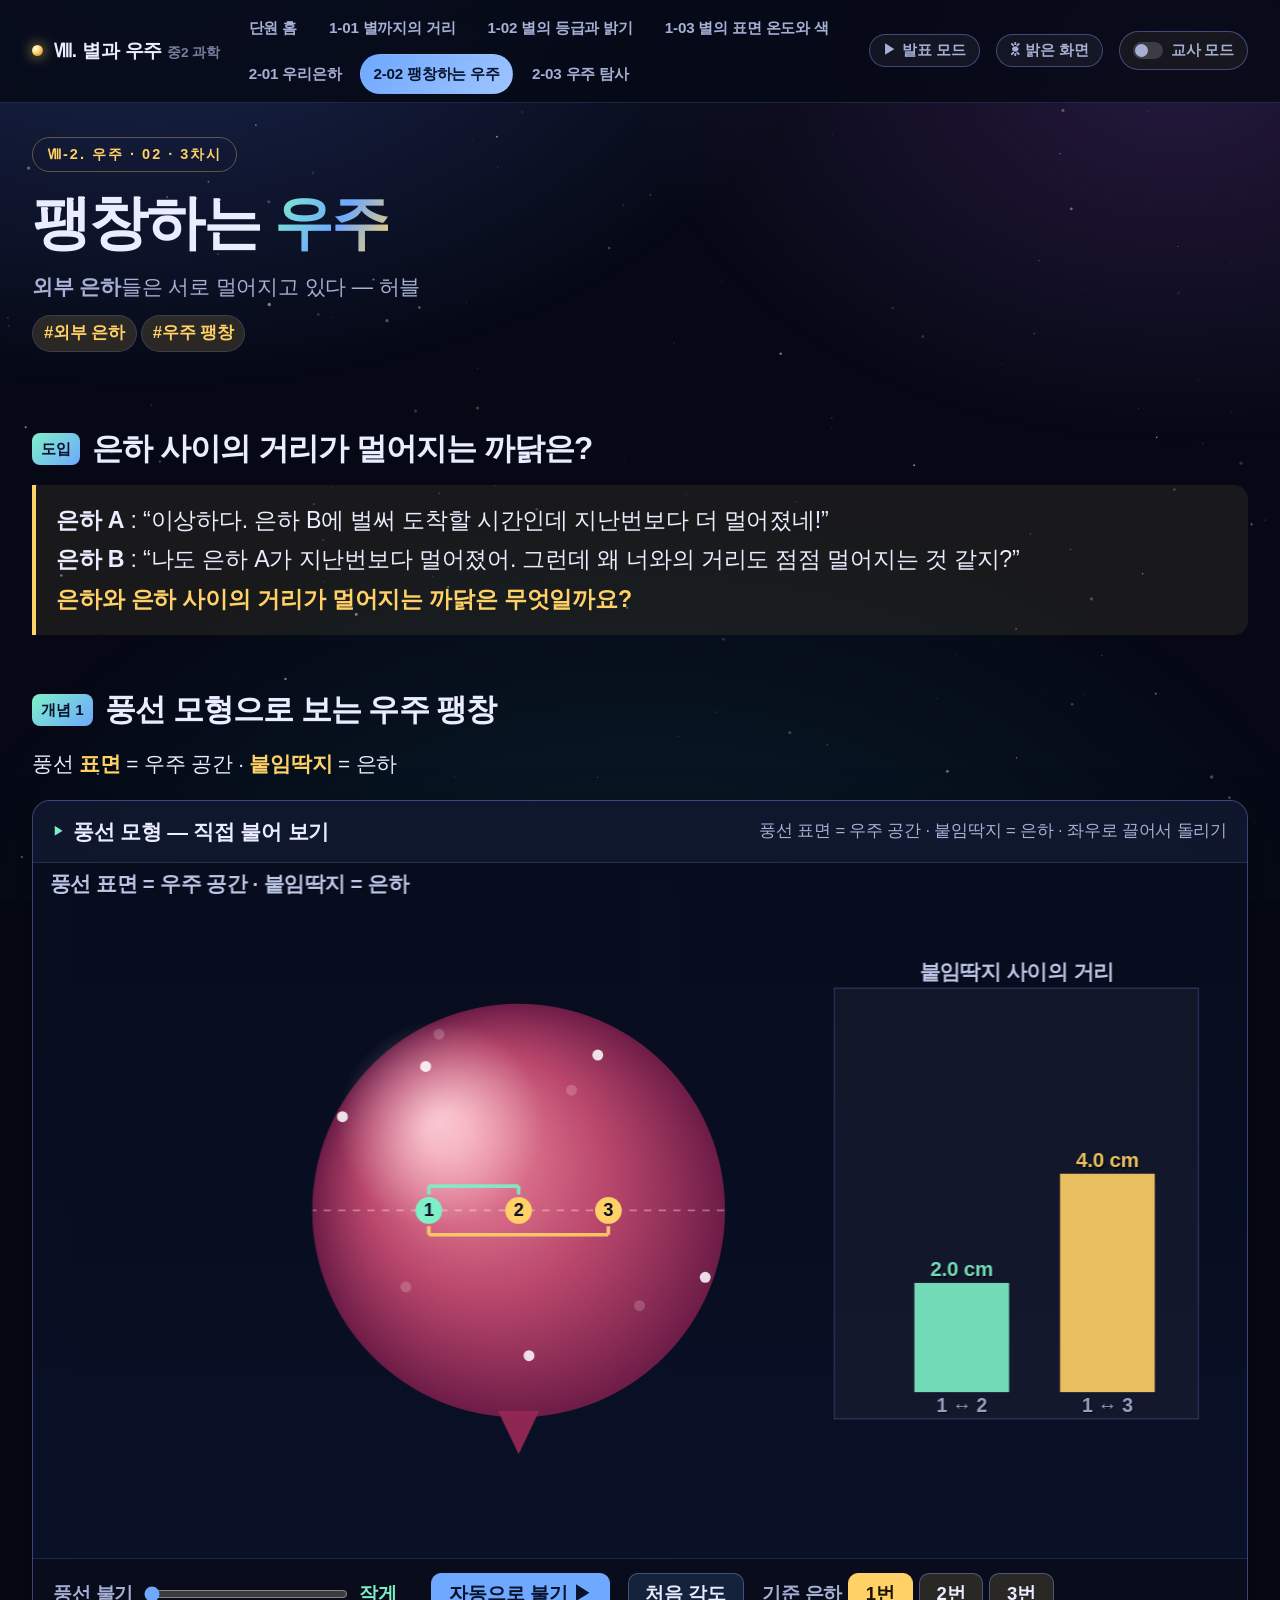
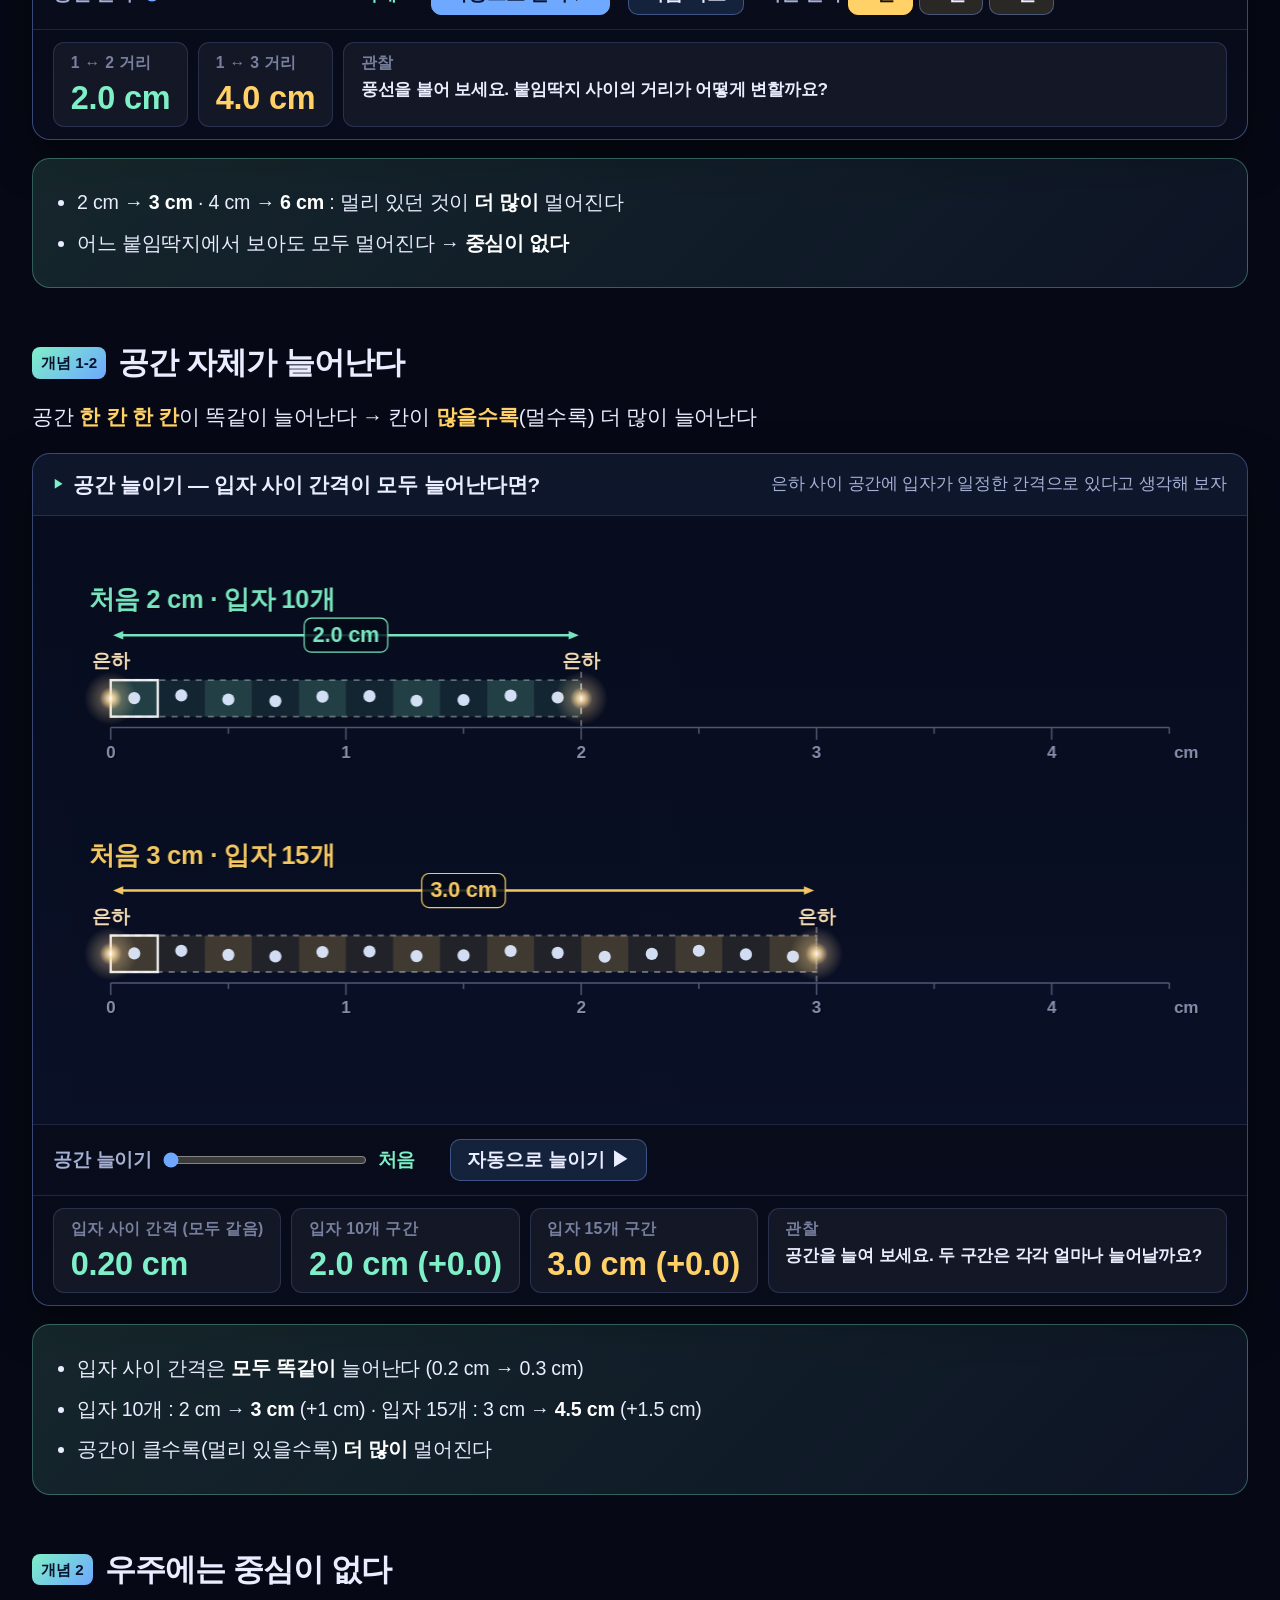
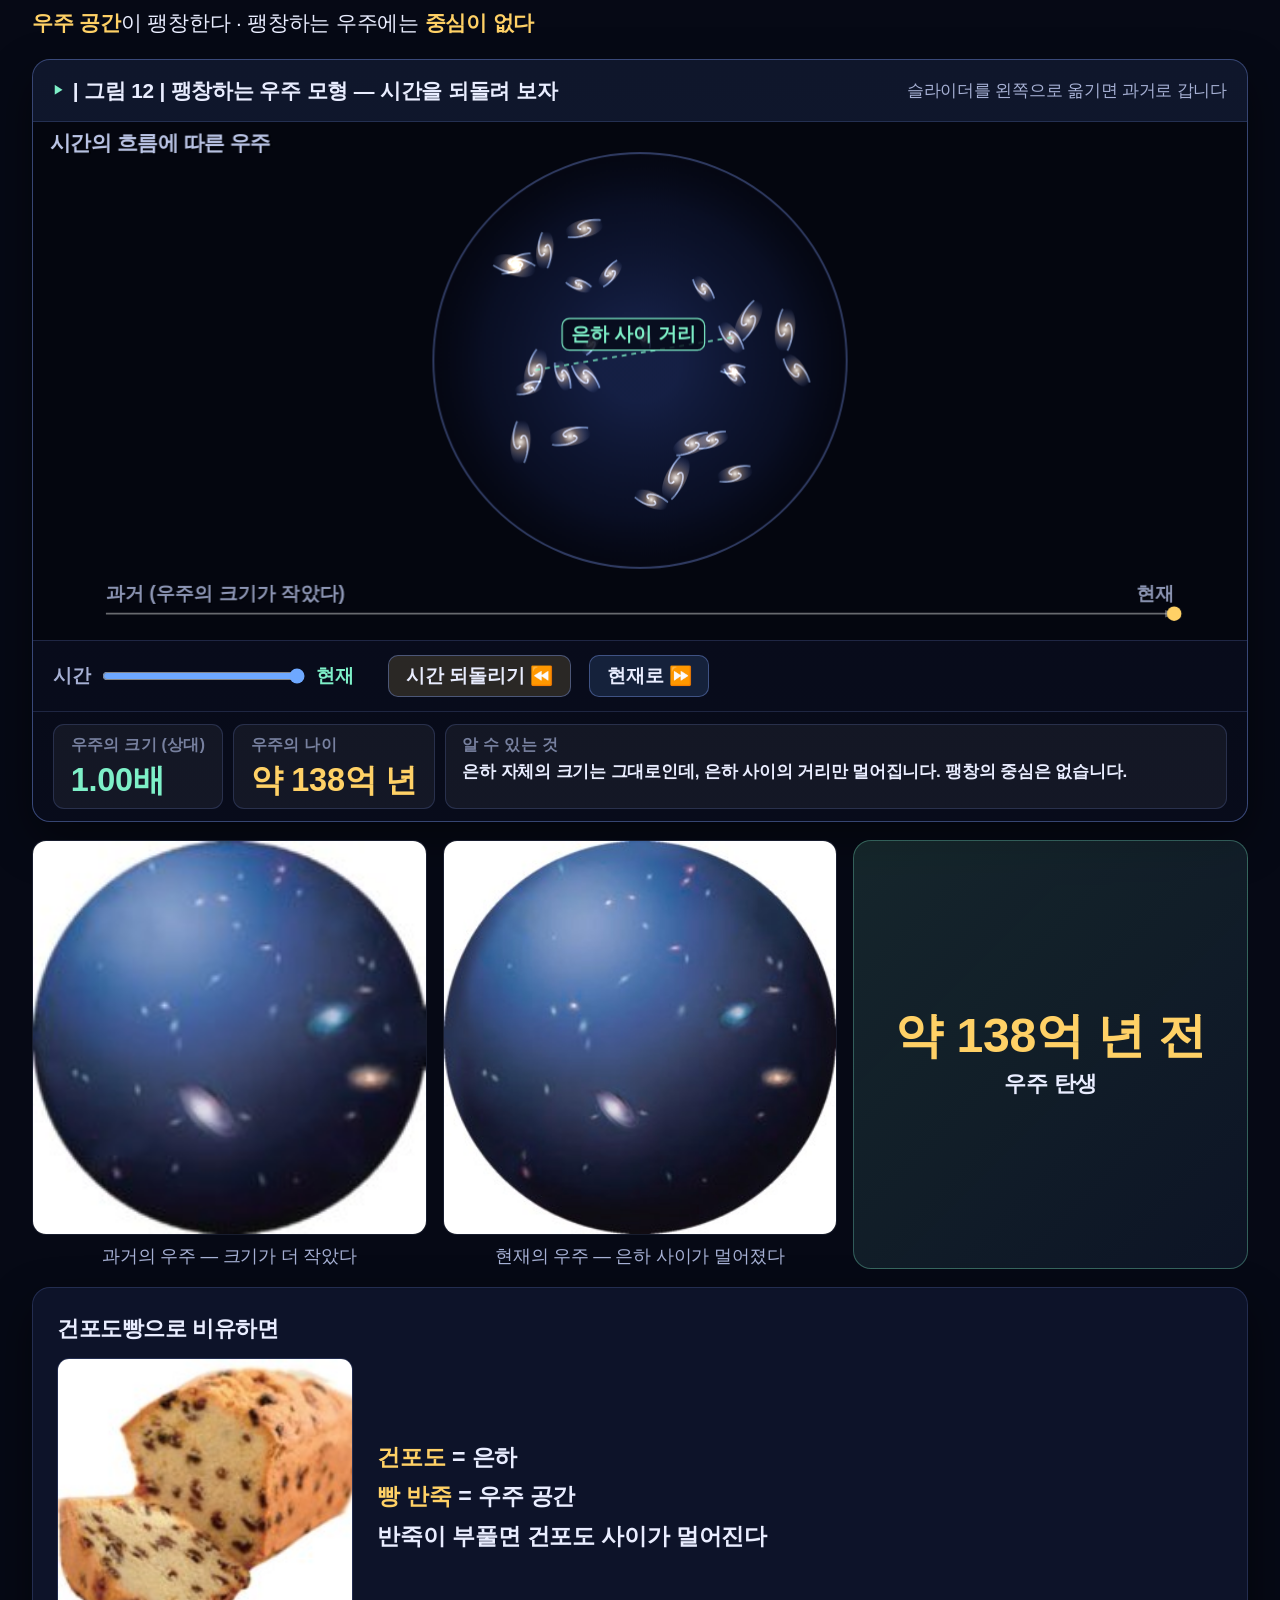
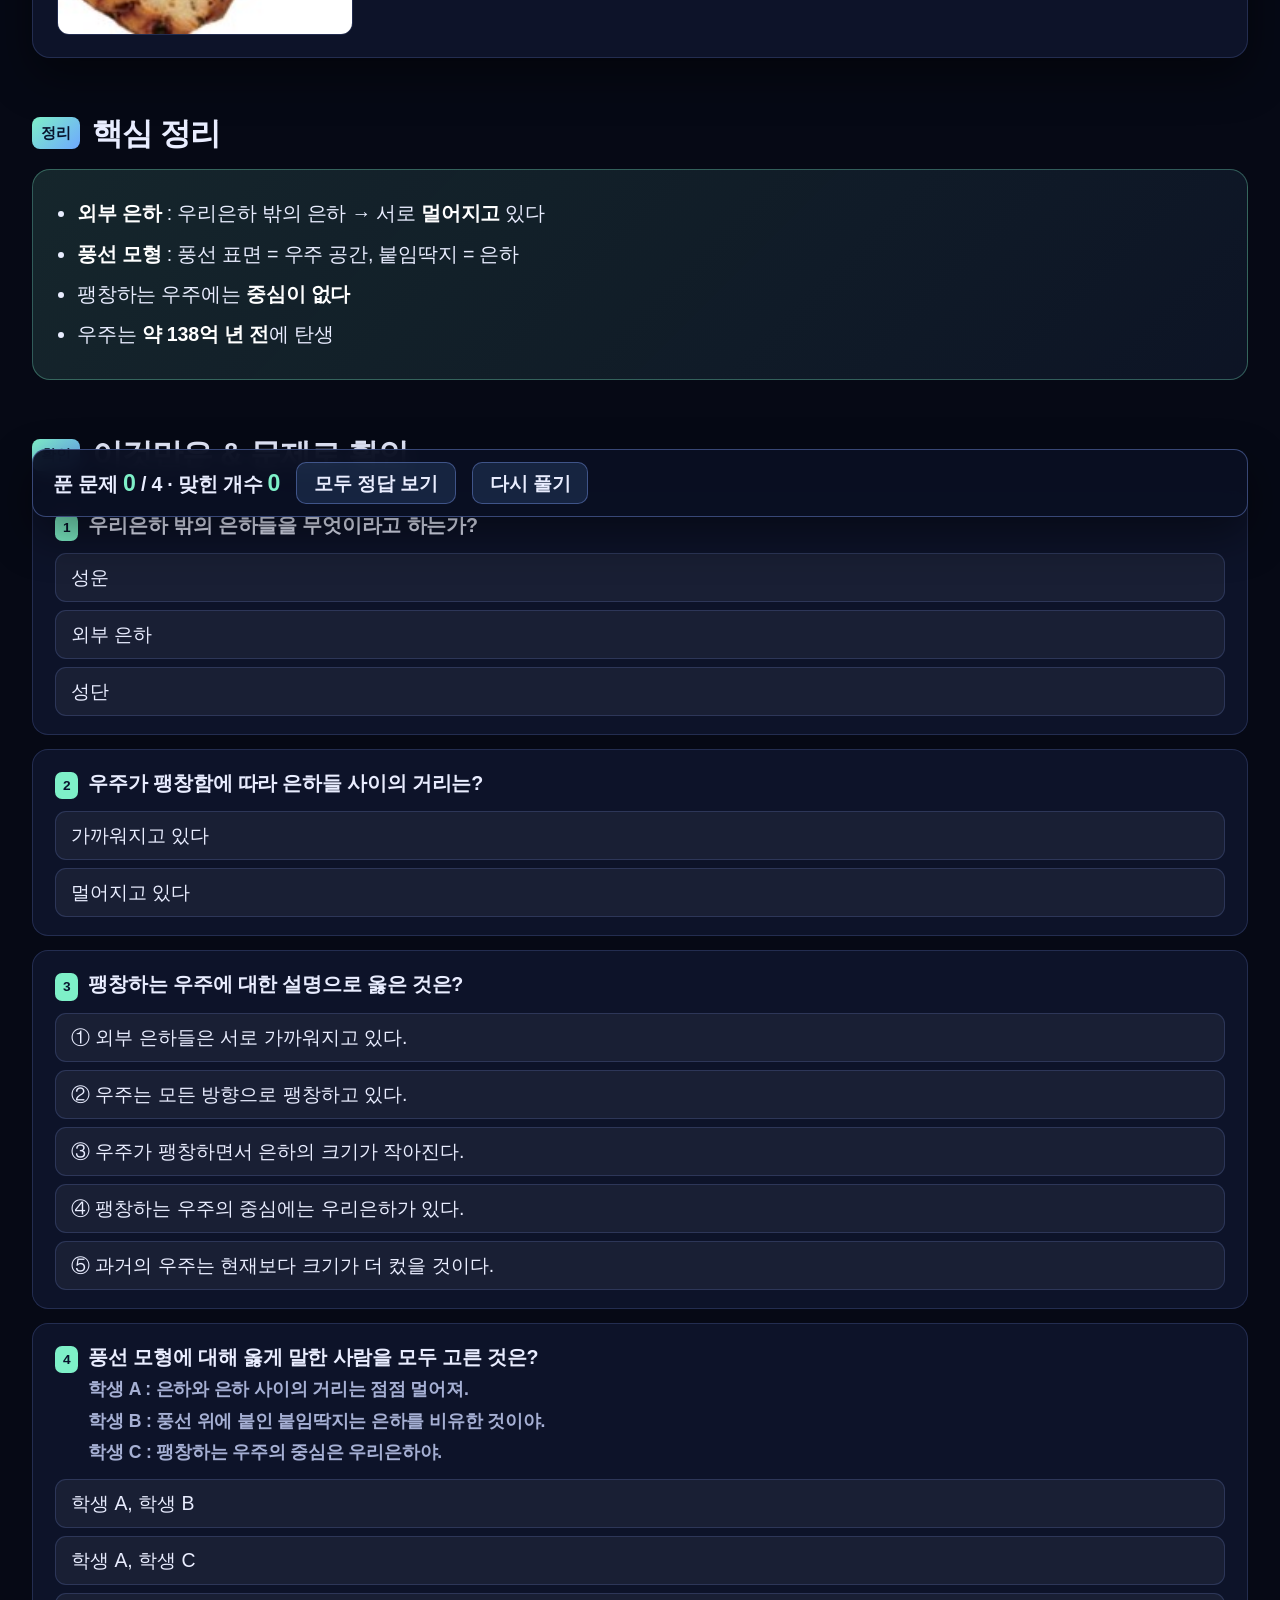
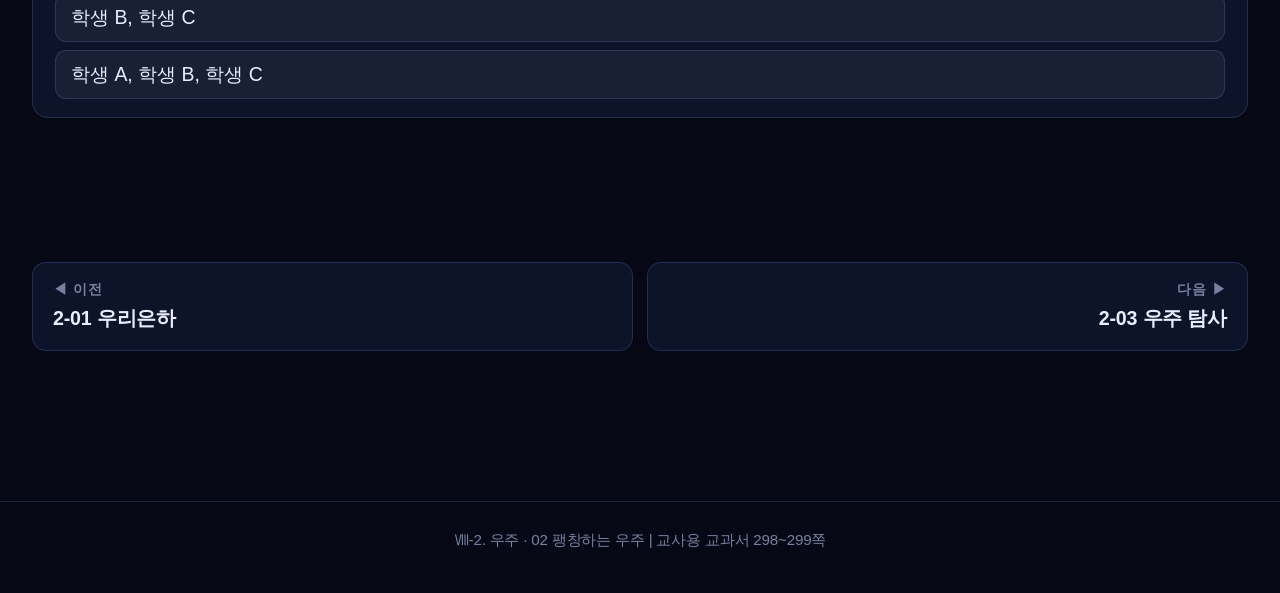
<file: s2-02-expansion.html>
<!doctype html>
<html lang="ko">
<head>
<meta charset="utf-8">
<meta name="viewport" content="width=device-width, initial-scale=1">
<title>02 팽창하는 우주 | Ⅷ. 별과 우주</title>
<link rel="stylesheet" href="assets/style.css">
<script>try{if(localStorage.getItem("suj-theme")==="light")document.documentElement.setAttribute("data-theme","light")}catch(e){}</script>
</head>
<body>
<canvas id="bg-stars"></canvas><div id="bg-glow"></div>
<div id="progress"></div>

<header class="topbar"><div class="topbar-inner">
  <a class="brand" href="index.html"><span class="dot"></span><span>Ⅷ. 별과 우주 <small>중2 과학</small></span></a>
  <nav class="chips"></nav>
  <div class="tmode"><span class="sw"></span>교사 모드</div>
</div></header>

<main class="wrap">

  <div class="page-head">
    <span class="eyebrow">Ⅷ-2. 우주 · 02 · 3차시</span>
    <h1>팽창하는 <em>우주</em></h1>
    <p class="lede"><b>외부 은하</b>들은 서로 멀어지고 있다 — 허블</p>
    <div style="margin-top:10px">
      <span class="pill a2">#외부 은하</span><span class="pill a2">#우주 팽창</span>
    </div>
  </div>

  <div class="goals">
    <h3>이 단원에서 나는</h3>
    <ul><li>모형을 이용하여 우주가 팽창하고 있음을 설명할 수 있다.</li></ul>
  </div>

  <!-- 도입 -->
  <section class="block">
    <h2 class="sec"><span class="num">도입</span> 은하 사이의 거리가 멀어지는 까닭은?</h2>
    <div class="hook">
      <b>은하 A</b> : “이상하다. 은하 B에 벌써 도착할 시간인데 지난번보다 더 멀어졌네!”<br>
      <b>은하 B</b> : “나도 은하 A가 지난번보다 멀어졌어. 그런데 왜 너와의 거리도 점점 멀어지는 것 같지?”<br>
      <strong>은하와 은하 사이의 거리가 멀어지는 까닭은 무엇일까요?</strong>
    </div>
    <div class="teacher-note">
      <span class="tlabel">지도 안내</span>
      거리가 멀어지는 이유는 은하가 스스로 움직이기 때문일 수도, 우주 공간 자체가 팽창하기 때문일 수도 있다.
      수많은 은하가 대부분 멀어지는 방향으로 움직인다고 설명하기는 무리가 있으므로, 우주 공간 자체의 팽창으로 설명한다.<br>
      은하 사이가 멀어지는 까닭이 ‘은하가 스스로 움직여서’인지 ‘우주 공간이 팽창해서’인지 먼저 생각해 보게 한 뒤
      풍선 모형으로 넘어간다.<br>
      <b>과학자 · 허블(Hubble, E. P., 1889~1953)</b> 미국의 천문학자, 외부 은하의 존재를 알아냈다.
    </div>
  </section>

  <!-- 풍선 모형 -->
  <section class="block" id="balloon">
    <h2 class="sec"><span class="num">개념 1</span> 풍선 모형으로 보는 우주 팽창 <span class="qq">교과서 298쪽</span></h2>
    <p class="sec-sub">풍선 <span class="kw">표면</span> = 우주 공간 · <span class="kw">붙임딱지</span> = 은하</p>

    <div class="sim">
      <div class="sim-head">
        <h4>풍선 모형 — 직접 불어 보기</h4>
        <span class="hint">풍선 표면 = 우주 공간 · 붙임딱지 = 은하 · 좌우로 끌어서 돌리기</span>
      </div>
      <canvas id="cvBalloon"></canvas>
      <div class="sim-controls">
        <label class="ctl">풍선 불기
          <input type="range" id="blS" min="0" max="100" value="0">
          <span class="val" id="blV">작게</span></label>
        <button class="btn on" id="blAuto">자동으로 불기 ▶</button>
        <button class="btn" id="blReset">처음 각도</button>
        <span class="ctl" style="gap:6px">기준 은하
          <button class="btn amber on" data-ref="0">1번</button>
          <button class="btn amber" data-ref="1">2번</button>
          <button class="btn amber" data-ref="2">3번</button>
        </span>
      </div>
      <div class="readout">
        <div class="stat"><div class="k" id="k12">1 ↔ 2 거리</div><div class="v" id="d12">2.0 cm</div></div>
        <div class="stat amber"><div class="k" id="k13">1 ↔ 3 거리</div><div class="v" id="d13">4.0 cm</div></div>
        <div class="stat warm" style="flex:1; min-width:280px"><div class="k">관찰</div>
          <div class="v" id="blMsg" style="font-size:.93rem; color:var(--txt); font-weight:700; line-height:1.5">
            풍선을 불면 붙임딱지 사이의 거리가 어떻게 변하는지 살펴보세요.</div></div>
      </div>
    </div>

    <div class="key" style="margin-top:18px">
      <ul>
        <li>2 cm → <b>3 cm</b> · 4 cm → <b>6 cm</b> : 멀리 있던 것이 <b>더 많이</b> 멀어진다</li>
        <li>어느 붙임딱지에서 보아도 모두 멀어진다 → <b>중심이 없다</b></li>
      </ul>
    </div>

    <div class="teacher-note">
      <span class="tlabel">오개념 바로잡기</span>
      <b>“풍선 내부가 우주 공간이다?”</b> — 풍선 <b>내부 공간은 고려하지 않는다.</b>
      3차원 우주 공간을 2차원인 풍선 <b>표면</b>에 투영한 모형이다.
      학생 수준에서 어려울 수 있는 우주론적 개념은 도입하지 않도록 주의한다.
    </div>
  </section>

  <!-- 공간이 늘어난다 -->
  <section class="block" id="stretch">
    <h2 class="sec"><span class="num">개념 1-2</span> 공간 자체가 늘어난다</h2>
    <p class="sec-sub">공간 <span class="kw">한 칸 한 칸</span>이 똑같이 늘어난다 → 칸이 <span class="kw">많을수록</span>(멀수록) 더 많이 늘어난다</p>

    <div class="sim">
      <div class="sim-head">
        <h4>공간 늘이기 — 입자 사이 간격이 모두 늘어난다면?</h4>
        <span class="hint">은하 사이 공간에 입자가 일정한 간격으로 있다고 생각해 보자</span>
      </div>
      <canvas id="cvStretch"></canvas>
      <div class="sim-controls">
        <label class="ctl">공간 늘이기
          <input type="range" id="stS" min="0" max="100" value="0">
          <span class="val" id="stV">처음</span></label>
        <button class="btn" id="stAuto">자동으로 늘이기 ▶</button>
      </div>
      <div class="readout">
        <div class="stat"><div class="k">입자 사이 간격 (모두 같음)</div><div class="v" id="stGap">0.20 cm</div></div>
        <div class="stat"><div class="k">입자 10개 구간</div><div class="v" id="stA">2.0 cm</div></div>
        <div class="stat amber"><div class="k">입자 15개 구간</div><div class="v" id="stB">3.0 cm</div></div>
        <div class="stat warm" style="flex:1; min-width:280px"><div class="k">관찰</div>
          <div class="v" id="stMsg" style="font-size:.93rem; color:var(--txt); font-weight:700; line-height:1.5">
            공간을 늘여 보세요. 두 구간은 각각 얼마나 늘어날까요?</div></div>
      </div>
    </div>

    <div class="key" style="margin-top:18px">
      <ul>
        <li>입자 사이 간격은 <b>모두 똑같이</b> 늘어난다 (0.2 cm → 0.3 cm)</li>
        <li>입자 10개 : 2 cm → <b>3 cm</b> (+1 cm) · 입자 15개 : 3 cm → <b>4.5 cm</b> (+1.5 cm)</li>
        <li>공간이 클수록(멀리 있을수록) <b>더 많이</b> 멀어진다</li>
      </ul>
    </div>

    <div class="teacher-note">
      <span class="tlabel">지도 안내</span>
      은하가 스스로 움직이는 것이 아니라 <b>은하 사이의 공간 자체가 늘어난다</b>는 것을 보여 주는 모형이다.
      공간을 일정한 간격의 입자로 나누어 생각하면, 각 간격이 같은 비율로 늘어날 때
      간격의 개수가 많은(먼) 구간일수록 늘어난 길이의 합이 커진다.
      풍선 모형의 ‘2 cm → 3 cm, 4 cm → 6 cm’ 결과와 연결해 설명한다. 입자는 설명을 위한 가정이며 실제 물질이 아님을 짚어 준다.
    </div>
  </section>

  <!-- 팽창하는 우주 -->
  <section class="block" id="expand">
    <h2 class="sec"><span class="num">개념 2</span> 우주에는 중심이 없다 <span class="qq">교과서 299쪽</span></h2>
    <p class="sec-sub"><span class="kw">우주 공간</span>이 팽창한다 · 팽창하는 우주에는 <span class="kw">중심이 없다</span></p>

    <div class="sim">
      <div class="sim-head">
        <h4>| 그림 12 | 팽창하는 우주 모형 — 시간을 되돌려 보자</h4>
        <span class="hint">슬라이더를 왼쪽으로 옮기면 과거로 갑니다</span>
      </div>
      <canvas id="cvExp"></canvas>
      <div class="sim-controls">
        <label class="ctl">시간
          <input type="range" id="exS" min="4" max="100" value="100">
          <span class="val" id="exV">현재</span></label>
        <button class="btn amber" id="exBack">시간 되돌리기 ⏪</button>
        <button class="btn" id="exFwd">현재로 ⏩</button>
      </div>
      <div class="readout">
        <div class="stat"><div class="k">우주의 크기 (상대)</div><div class="v" id="exSize">1.00배</div></div>
        <div class="stat amber"><div class="k">우주의 나이</div><div class="v" id="exAge">약 138억 년</div></div>
        <div class="stat warm" style="flex:1; min-width:280px"><div class="k">알 수 있는 것</div>
          <div class="v" id="exMsg" style="font-size:.93rem; color:var(--txt); font-weight:700; line-height:1.5">
            은하 자체의 크기는 그대로인데, 은하 사이의 거리만 멀어집니다.</div></div>
      </div>
    </div>

    <div class="grid g3" style="margin-top:18px">
      <figure class="fig">
        <img src="img/expand_b.jpg" alt="과거의 작은 우주를 나타낸 모형">
        <figcaption>과거의 우주 — 크기가 더 작았다</figcaption>
      </figure>
      <figure class="fig">
        <img src="img/expand_a.jpg" alt="현재의 우주를 나타낸 모형">
        <figcaption>현재의 우주 — 은하 사이가 멀어졌다</figcaption>
      </figure>
      <div class="key" style="display:flex; flex-direction:column; justify-content:center; text-align:center">
        <div style="font-size:2.6rem; font-weight:900; color:var(--accent-2); line-height:1.2">약 138억 년 전</div>
        <div style="font-size:1.2rem; font-weight:800">우주 탄생</div>
        <div class="teacher-note" style="text-align:left">
          <span class="tlabel">설명</span>
          팽창하는 우주의 시간을 과거로 되돌리면 우주의 크기는 점점 작아진다. 이를 바탕으로 과학자들은 우주가 약 138억 년 전에 탄생하여
          점점 팽창해 현재의 모습이 되었다고 설명한다.
        </div>
      </div>
    </div>

    <div class="card" style="margin-top:18px">
        <h3>건포도빵으로 비유하면</h3>
        <div style="display:flex; gap:24px; align-items:center; flex-wrap:wrap">
          <img src="img/raisin_bread.jpg" alt="건포도빵 단면" style="width:16rem; border-radius:12px; border:1px solid var(--line)">
          <p style="flex:1; min-width:200px; margin:0; font-size:1.25rem; font-weight:700">
            <b style="color:var(--accent-2)">건포도</b> = 은하<br>
            <b style="color:var(--accent-2)">빵 반죽</b> = 우주 공간<br>
            반죽이 부풀면 건포도 사이가 멀어진다</p>
        </div>
        <div class="teacher-note">
          <span class="tlabel">참고 자료 — 허블</span>
          허블은 1923년 안드로메다성운까지의 거리를 계산해 그것이 우리은하 밖의 <b>외부 은하</b>임을 밝혔고,
          1929년에는 멀리 있는 은하일수록 적색 편이가 크다는 것을 알아내 우주가 팽창하고 있음을 밝혔다.
          멀리 있는 은하일수록 더 빠르게 멀어진다.
        </div>
    </div>
  </section>

  <!-- 핵심 정리 -->
  <section class="block">
    <h2 class="sec"><span class="num">정리</span> 핵심 정리</h2>
    <div class="key">
      <ul>
        <li><b>외부 은하</b> : 우리은하 밖의 은하 → 서로 <b>멀어지고</b> 있다</li>
        <li><b>풍선 모형</b> : 풍선 표면 = 우주 공간, 붙임딱지 = 은하</li>
        <li>팽창하는 우주에는 <b>중심이 없다</b></li>
        <li>우주는 <b>약 138억 년 전</b>에 탄생</li>
      </ul>
    </div>
  </section>

  <!-- 확인 -->
  <section class="block" id="check">
    <h2 class="sec"><span class="num">확인</span> 이것만은 &amp; 문제로 확인</h2>
    <div class="quiz">
      <div class="q" data-a="1">
        <div class="qh"><span class="qn">1</span><span class="qt">우리은하 밖의 은하들을 무엇이라고 하는가?</span></div>
        <div class="opts"><button class="opt">성운</button><button class="opt">외부 은하</button><button class="opt">성단</button></div>
        <div class="sol"><b>외부 은하</b>입니다. 허블은 외부 은하를 관측하여 이들 사이의 거리가 점점 멀어진다는 것을 알아냈습니다.</div>
      </div>

      <div class="q" data-a="1">
        <div class="qh"><span class="qn">2</span><span class="qt">우주가 팽창함에 따라 은하들 사이의 거리는?</span></div>
        <div class="opts"><button class="opt">가까워지고 있다</button><button class="opt">멀어지고 있다</button></div>
        <div class="sol">우주 공간이 팽창하므로 은하들 사이의 거리는 <b>멀어지고</b> 있습니다.</div>
      </div>

      <div class="q" data-a="1">
        <div class="qh"><span class="qn">3</span><span class="qt">팽창하는 우주에 대한 설명으로 옳은 것은?</span></div>
        <div class="opts">
          <button class="opt">① 외부 은하들은 서로 가까워지고 있다.</button>
          <button class="opt">② 우주는 모든 방향으로 팽창하고 있다.</button>
          <button class="opt">③ 우주가 팽창하면서 은하의 크기가 작아진다.</button>
          <button class="opt">④ 팽창하는 우주의 중심에는 우리은하가 있다.</button>
          <button class="opt">⑤ 과거의 우주는 현재보다 크기가 더 컸을 것이다.</button>
        </div>
        <div class="sol">팽창하는 우주에서 외부 은하들은 서로 <b>멀어지고</b> 있으며, 팽창하는 우주에는 <b>중심이 없습니다</b>.
          시간을 거꾸로 되돌리면 과거 우주는 현재보다 훨씬 <b>작았을</b> 것입니다. → <b>② 우주는 모든 방향으로 팽창하고 있다.</b></div>
      </div>

      <div class="q" data-a="0">
        <div class="qh"><span class="qn">4</span><span class="qt">풍선 모형에 대해 옳게 말한 사람을 모두 고른 것은?<br>
          <span class="note-sm">학생 A : 은하와 은하 사이의 거리는 점점 멀어져.<br>
          학생 B : 풍선 위에 붙인 붙임딱지는 은하를 비유한 것이야.<br>
          학생 C : 팽창하는 우주의 중심은 우리은하야.</span></span></div>
        <div class="opts">
          <button class="opt">학생 A, 학생 B</button>
          <button class="opt">학생 A, 학생 C</button>
          <button class="opt">학생 B, 학생 C</button>
          <button class="opt">학생 A, 학생 B, 학생 C</button>
        </div>
        <div class="sol">이 모형에서 은하들은 풍선의 <b>표면</b>에 위치하므로 특별한 중심이 존재하지 않습니다.
          따라서 학생 C의 말은 옳지 않습니다. → <b>학생 A, 학생 B</b></div>
      </div>
    </div>

    <div class="score-bar">
      <span class="s"></span>
      <button class="btn" data-show-all>모두 정답 보기</button>
      <button class="btn" data-reset-quiz>다시 풀기</button>
    </div>
  </section>

  <div class="pager"></div>
</main>

<footer class="foot">Ⅷ-2. 우주 · 02 팽창하는 우주 | 교사용 교과서 298~299쪽</footer>

<script src="assets/common.js"></script>
<script>
/* =========================================================
   1) 풍선 모형 (구면 위의 붙임딱지)
   ========================================================= */
(function () {
  var cv = document.getElementById("cvBalloon");
  var C = SU.Canvas(cv, 1.75), U = SU.U;
  var sl = document.getElementById("blS"), vS = document.getElementById("blV");
  var d12 = document.getElementById("d12"), d13 = document.getElementById("d13");
  var k12 = document.getElementById("k12"), k13 = document.getElementById("k13");
  var msg = document.getElementById("blMsg"), bAuto = document.getElementById("blAuto");
  var auto = false, dir = 1, grow = 0, ref = 0;

  bAuto.onclick = function () {
    auto = !auto; bAuto.classList.toggle("on", auto);
    bAuto.textContent = auto ? "자동으로 불기 ⏸" : "자동으로 불기 ▶";
  };
  sl.addEventListener("input", function () { auto = false; bAuto.classList.remove("on"); bAuto.textContent = "자동으로 불기 ▶"; });
  document.querySelectorAll("[data-ref]").forEach(function (b) {
    b.onclick = function () {
      ref = parseInt(b.dataset.ref, 10);
      document.querySelectorAll("[data-ref]").forEach(function (x) { x.classList.toggle("on", x === b); });
    };
  });

  /* 붙임딱지: 구면 좌표 (theta=극각, phi=방위각) */
  var FR = Math.PI / 2;                 // 정면(관측자 쪽)을 향하는 방위각
  /* 1·2·3 은 적도(대원 = 구면 위의 직선) 위에 왼쪽부터 차례로 붙인다.
     방위각이 클수록 화면 왼쪽. 1↔2 = 0.45 rad, 1↔3 = 0.90 rad → 처음 2 cm / 4 cm */
  var EQ = Math.PI / 2;
  var DOTS = [
    { th: EQ, ph: FR + 0.45, n: "1" },
    { th: EQ, ph: FR,        n: "2" },
    { th: EQ, ph: FR - 0.45, n: "3" },
    { th: 0.72, ph: 0.95, n: "" }, { th: 1.90, ph: 0.30, n: "" },
    { th: 0.95, ph: -1.25, n: "" }, { th: 2.05, ph: -0.85, n: "" },
    { th: 0.80, ph: 2.25, n: "" }, { th: 0.55, ph: -2.4, n: "" },
    { th: 2.35, ph: 1.50, n: "" }, { th: 1.10, ph: 2.85, n: "" },
    { th: 1.95, ph: -2.2, n: "" }
  ];
  function toXYZ(d) {
    return [Math.sin(d.th) * Math.cos(d.ph), Math.cos(d.th), Math.sin(d.th) * Math.sin(d.ph)];
  }
  function angBetween(a, b) {
    var A = toXYZ(a), B = toXYZ(b);
    var dot = A[0] * B[0] + A[1] * B[1] + A[2] * B[2];
    return Math.acos(U.clamp(dot, -1, 1));
  }
  var K = 2.0 / angBetween(DOTS[0], DOTS[1]);   // 처음 1↔2 가 2.0 cm가 되도록

  /* 좌우로 끌어서 돌리기 (자동 회전 없음) */
  var spin = 0, drag = null;
  cv.style.cursor = "grab"; cv.style.touchAction = "pan-y";
  cv.addEventListener("pointerdown", function (e) {
    drag = { x: e.clientX, s: spin }; cv.style.cursor = "grabbing";
    try { cv.setPointerCapture(e.pointerId); } catch (_) {}
  });
  cv.addEventListener("pointermove", function (e) {
    if (!drag) return;
    spin = drag.s + (e.clientX - drag.x) * 0.008;   // 오른쪽으로 끌면 풍선 앞면이 오른쪽으로
  });
  function endDrag() { drag = null; cv.style.cursor = "grab"; }
  cv.addEventListener("pointerup", endDrag);
  cv.addEventListener("pointercancel", endDrag);
  document.getElementById("blReset").onclick = function () { spin = 0; };

  SU.loop(cv, function (dt, t) {
    if (auto) {
      grow += dir * dt * 0.34;
      if (grow > 1) { grow = 1; dir = -1; }
      if (grow < 0) { grow = 0; dir = 1; }
      sl.value = grow * 100;
    } else grow = U.approach(grow, parseFloat(sl.value) / 100, dt, 9);

    var scale = 1 + grow * 0.5;      // 1.0 → 1.5배
    var ctx = C.ctx, w = C.w, h = C.h;
    ctx.clearRect(0, 0, w, h);
    var bg = ctx.createLinearGradient(0, 0, 0, h);
    bg.addColorStop(0, "#070c1e"); bg.addColorStop(1, "#0a1026");
    ctx.fillStyle = bg; ctx.fillRect(0, 0, w, h);

    var cx = w * 0.40, cy = h * 0.50;
    var R = Math.min(w * 0.17, h * 0.30) * scale;

    // 풍선 몸체
    var gg = ctx.createRadialGradient(cx - R * 0.35, cy - R * 0.38, R * 0.1, cx, cy, R);
    gg.addColorStop(0, "rgba(255,150,170,.95)");
    gg.addColorStop(0.55, "rgba(215,80,120,.85)");
    gg.addColorStop(1, "rgba(120,30,75,.9)");
    ctx.fillStyle = gg;
    ctx.beginPath(); ctx.arc(cx, cy, R, 0, 6.2832); ctx.fill();
    // 매듭
    ctx.fillStyle = "rgba(150,40,85,.95)";
    ctx.beginPath();
    ctx.moveTo(cx - R * 0.10, cy + R * 0.97); ctx.lineTo(cx + R * 0.10, cy + R * 0.97);
    ctx.lineTo(cx, cy + R * 1.18); ctx.closePath(); ctx.fill();
    // 광택
    var hl = ctx.createRadialGradient(cx - R * 0.38, cy - R * 0.42, 0, cx - R * 0.38, cy - R * 0.42, R * 0.5);
    hl.addColorStop(0, "rgba(255,255,255,.5)"); hl.addColorStop(1, "rgba(255,255,255,0)");
    ctx.fillStyle = hl; ctx.beginPath(); ctx.arc(cx - R * 0.38, cy - R * 0.42, R * 0.5, 0, 6.2832); ctx.fill();

    function pr(d) {
      var p = toXYZ(d);
      var x = p[0] * Math.cos(spin) + p[2] * Math.sin(spin);
      var z = -p[0] * Math.sin(spin) + p[2] * Math.cos(spin);
      return { x: cx + x * R, y: cy - p[1] * R, z: z };
    }

    // 붙임딱지를 붙인 직선(적도 대원) — 앞면만 옅은 점선
    ctx.save();
    ctx.strokeStyle = "rgba(255,255,255,.35)"; ctx.lineWidth = 1.5; ctx.setLineDash([6, 6]);
    ctx.beginPath();
    var started = false;
    for (var q = 0; q <= 72; q++) {
      var pq = pr({ th: EQ, ph: q / 72 * 6.2832 });
      if (pq.z > 0) { if (!started) { ctx.moveTo(pq.x, pq.y); started = true; } else ctx.lineTo(pq.x, pq.y); }
      else started = false;
    }
    ctx.stroke(); ctx.restore();

    // 붙임딱지
    var pts = DOTS.map(pr);
    DOTS.forEach(function (d, i) {
      var p = pts[i], front = p.z > -0.02;
      var main = d.n !== "";
      ctx.globalAlpha = front ? 1 : 0.22;
      var col = i === ref ? "#7ef0c8" : (main ? "#ffd166" : "rgba(255,255,255,.85)");
      ctx.fillStyle = col;
      ctx.beginPath(); ctx.arc(p.x, p.y, main ? 11 : 4.5, 0, 6.2832); ctx.fill();
      if (main) {
        ctx.fillStyle = "#0a1026"; ctx.font = "800 15px " + getComputedStyle(document.body).fontFamily;
        ctx.textAlign = "center"; ctx.textBaseline = "middle";
        ctx.fillText(d.n, p.x, p.y + 0.5);
      }
      ctx.globalAlpha = 1;
    });

    // 기준 은하에서의 호(거리) 표시
    // 세 딱지가 한 직선 위에 있어 호가 겹치므로 위(off<0)·아래(off>0)로 띄워 그린다
    function arc(i, j, col, off) {
      var A = toXYZ(DOTS[i]), B = toXYZ(DOTS[j]);
      var tk = off < 0 ? 7 : -7, on = false;   // 뒷면으로 넘어간 부분은 그리지 않는다
      ctx.strokeStyle = col; ctx.lineWidth = 3; ctx.beginPath();
      for (var s = 0; s <= 24; s++) {
        var u = s / 24;
        var x = A[0] + (B[0] - A[0]) * u, y = A[1] + (B[1] - A[1]) * u, z = A[2] + (B[2] - A[2]) * u;
        var L = Math.sqrt(x * x + y * y + z * z); x /= L; y /= L; z /= L;
        var xr = x * Math.cos(spin) + z * Math.sin(spin);
        var zr = -x * Math.sin(spin) + z * Math.cos(spin);
        var px = cx + xr * R, py = cy - y * R + off;
        if (zr <= 0) { on = false; continue; }
        if (!on) { ctx.moveTo(px, py); on = true; } else ctx.lineTo(px, py);
        if (s === 0 || s === 24) {            // 양 끝 눈금(딱지 쪽으로)
          ctx.moveTo(px, py); ctx.lineTo(px, py + tk); ctx.moveTo(px, py);
        }
      }
      ctx.stroke();
    }
    var others = [0, 1, 2].filter(function (i) { return i !== ref; });
    arc(ref, others[0], "rgba(126,240,200,.9)", -20);
    arc(ref, others[1], "rgba(255,209,102,.9)", 20);

    // 오른쪽 그래프 (거리 변화)
    var gx = w * 0.66, gy = h * 0.18, gw = w * 0.30, gh = h * 0.62;
    ctx.fillStyle = "rgba(255,255,255,.04)";
    ctx.fillRect(gx, gy, gw, gh);
    ctx.strokeStyle = "rgba(132,162,255,.25)"; ctx.lineWidth = 1; ctx.strokeRect(gx, gy, gw, gh);
    var dA = K * angBetween(DOTS[ref], DOTS[others[0]]) * scale;
    var dB = K * angBetween(DOTS[ref], DOTS[others[1]]) * scale;
    var maxd = 7;
    [[dA, "rgba(126,240,200,.9)", DOTS[ref].n + " ↔ " + DOTS[others[0]].n],
     [dB, "rgba(255,209,102,.9)", DOTS[ref].n + " ↔ " + DOTS[others[1]].n]].forEach(function (B, i) {
      var bw = gw * 0.26, bx = gx + gw * (0.22 + i * 0.4);
      var bh = (gh - 40) * U.clamp(B[0] / maxd, 0, 1);
      ctx.fillStyle = B[1];
      ctx.fillRect(bx, gy + gh - 22 - bh, bw, bh);
      U.label(ctx, bx + bw / 2, gy + gh - 32 - bh, B[0].toFixed(1) + " cm", B[1], 13);
      U.label(ctx, bx + bw / 2, gy + gh - 10, B[2], "rgba(166,176,212,.9)", 12);
    });
    U.label(ctx, gx + gw / 2, gy - 12, "붙임딱지 사이의 거리", "rgba(207,218,255,.9)", 13);

    U.label(ctx, 14, 18, "풍선 표면 = 우주 공간 · 붙임딱지 = 은하", "rgba(207,218,255,.9)", 13, "left", 800);

    vS.textContent = grow < 0.15 ? "작게" : (grow < 0.6 ? "조금 더" : "크게");
    k12.textContent = DOTS[ref].n + " ↔ " + DOTS[others[0]].n + " 거리";
    k13.textContent = DOTS[ref].n + " ↔ " + DOTS[others[1]].n + " 거리";
    d12.textContent = dA.toFixed(1) + " cm";
    d13.textContent = dB.toFixed(1) + " cm";
    msg.textContent = grow < 0.1
      ? "풍선을 불어 보세요. 붙임딱지 사이의 거리가 어떻게 변할까요?"
      : "어느 붙임딱지를 기준으로 보아도 다른 붙임딱지는 모두 멀어집니다. 처음에 더 멀리 있던 것이 더 많이 멀어집니다.";
  });
})();

/* =========================================================
   1-2) 공간 자체가 늘어난다 (입자 사이 간격이 모두 늘어남)
   ========================================================= */
(function () {
  var cv = document.getElementById("cvStretch");
  var C = SU.Canvas(cv, 2.0), U = SU.U;
  var sl = document.getElementById("stS"), vS = document.getElementById("stV");
  var oGap = document.getElementById("stGap"), oA = document.getElementById("stA"), oB = document.getElementById("stB");
  var msg = document.getElementById("stMsg"), bAuto = document.getElementById("stAuto");
  var auto = false, dir = 1, grow = 0;
  var GAP0 = 0.2, MAXS = 1.5;            // 처음 간격 0.2 cm, 최대 1.5배 (풍선 모형과 같은 비율)
  var ROWS = [
    { L0: 2, col: "126,240,200" },       // 입자 10개
    { L0: 3, col: "255,209,102" }        // 입자 15개
  ];

  function stopAuto() { auto = false; bAuto.classList.remove("on"); bAuto.textContent = "자동으로 늘이기 ▶"; }
  bAuto.onclick = function () {
    auto = !auto; bAuto.classList.toggle("on", auto);
    bAuto.textContent = auto ? "자동으로 늘이기 ⏸" : "자동으로 늘이기 ▶";
  };
  sl.addEventListener("input", stopAuto);

  SU.loop(cv, function (dt, t) {
    if (auto) {
      grow += dir * dt * 0.3;
      if (grow > 1) { grow = 1; dir = -1; }
      if (grow < 0) { grow = 0; dir = 1; }
      sl.value = grow * 100;
    } else grow = U.approach(grow, parseFloat(sl.value) / 100, dt, 9);

    var s = 1 + grow * (MAXS - 1);
    var ctx = C.ctx, w = C.w, h = C.h;
    ctx.clearRect(0, 0, w, h);
    var bg = ctx.createLinearGradient(0, 0, 0, h);
    bg.addColorStop(0, "#070c1e"); bg.addColorStop(1, "#0a1026");
    ctx.fillStyle = bg; ctx.fillRect(0, 0, w, h);

    var x0 = 64, ppc = (w - x0 - 64) / (3 * MAXS);   // 1 cm 당 화면 길이 (가장 긴 4.5 cm 가 꽉 차게)

    ROWS.forEach(function (R, ri) {
      var y = h * (ri === 0 ? 0.30 : 0.72);
      var n = Math.round(R.L0 / GAP0), L = R.L0 * s;
      var x1 = x0 + L * ppc, xOrig = x0 + R.L0 * ppc, cw = GAP0 * s * ppc;
      var col = "rgba(" + R.col + ",.95)";

      // 구간 이름
      U.label(ctx, x0 - 18, y - 80, "처음 " + R.L0 + " cm · 입자 " + n + "개", col, 16, "left", 800);

      // 눈금자 (1 cm 마다)
      ctx.strokeStyle = "rgba(166,176,212,.45)"; ctx.lineWidth = 1.2;
      ctx.beginPath(); ctx.moveTo(x0, y + 24); ctx.lineTo(x0 + 3 * MAXS * ppc, y + 24);
      for (var c = 0; c <= 4.5 + 1e-6; c += 0.5) {
        var tx = x0 + c * ppc, big = Math.abs(c - Math.round(c)) < 1e-6;
        ctx.moveTo(tx, y + 24); ctx.lineTo(tx, y + (big ? 34 : 29));
      }
      ctx.stroke();
      for (var c2 = 0; c2 <= 4; c2++) U.label(ctx, x0 + c2 * ppc, y + 45, c2 + "", "rgba(166,176,212,.8)", 11);
      U.label(ctx, x0 + 4.5 * ppc + 4, y + 45, "cm", "rgba(166,176,212,.8)", 11, "left");

      // 처음 길이 (점선 윤곽)
      ctx.save(); ctx.setLineDash([5, 5]);
      ctx.strokeStyle = "rgba(255,255,255,.35)"; ctx.lineWidth = 1.5;
      ctx.strokeRect(x0, y - 15, R.L0 * ppc, 30);
      ctx.beginPath(); ctx.moveTo(xOrig, y - 22); ctx.lineTo(xOrig, y + 24); ctx.stroke();
      ctx.restore();

      // 공간 칸 (칸마다 입자 1개) — 모든 칸이 똑같이 늘어난다
      for (var i = 0; i < n; i++) {
        var cx = x0 + i * cw;
        ctx.fillStyle = "rgba(" + R.col + "," + (i % 2 ? 0.10 : 0.22) + ")";
        ctx.fillRect(cx, y - 15, cw, 30);
      }
      // 첫 칸 강조 (한 칸의 길이)
      ctx.strokeStyle = "rgba(255,255,255,.9)"; ctx.lineWidth = 2;
      ctx.strokeRect(x0, y - 15, cw, 30);
      // 입자
      for (var j = 0; j < n; j++) {
        var px = x0 + (j + 0.5) * cw, py = y + Math.sin(t * 2.2 + j * 1.7) * 2.5;
        ctx.fillStyle = "rgba(220,232,255,.95)";
        ctx.beginPath(); ctx.arc(px, py, 5, 0, 6.2832); ctx.fill();
      }
      // 칸 경계 사이 작은 화살표 (늘어나는 중일 때)
      if (grow > 0.03) {
        for (var k = 0; k < n - 1; k++) {
          var ax = x0 + (k + 0.5) * cw, bx = x0 + (k + 1.5) * cw;
          ctx.strokeStyle = "rgba(255,255,255,.28)"; ctx.lineWidth = 1;
          ctx.beginPath(); ctx.moveTo(ax + 7, y); ctx.lineTo(bx - 7, y); ctx.stroke();
        }
      }

      // 양 끝 은하
      U.glow(ctx, x0, y, 22, "rgba(255,220,160,1)");
      U.glow(ctx, x1, y, 22, "rgba(255,220,160,1)");
      U.label(ctx, x0, y - 30, "은하", "rgba(255,230,190,.95)", 12);
      U.label(ctx, x1, y - 30, "은하", "rgba(255,230,190,.95)", 12);

      // 현재 거리 화살표
      var ay = y - 52;
      U.arrow(ctx, (x0 + x1) / 2, ay, x0 + 2, ay, col, 2, 9);
      U.arrow(ctx, (x0 + x1) / 2, ay, x1 - 2, ay, col, 2, 9);
      U.chip(ctx, (x0 + x1) / 2, ay, L.toFixed(1) + " cm", col, 14);

      // 늘어난 길이
      if (x1 - xOrig > 1) {
        ctx.fillStyle = "rgba(" + R.col + ",.85)";
        ctx.fillRect(xOrig, y + 56, x1 - xOrig, 7);
        U.label(ctx, (xOrig + x1) / 2, y + 80, "늘어난 길이 +" + (L - R.L0).toFixed(1) + " cm", col, 15, "center", 800);
      }
    });

    var gap = GAP0 * s;
    vS.textContent = grow < 0.02 ? "처음" : s.toFixed(2) + "배";
    oGap.textContent = gap.toFixed(2) + " cm";
    oA.textContent = (2 * s).toFixed(1) + " cm (+" + (2 * s - 2).toFixed(1) + ")";
    oB.textContent = (3 * s).toFixed(1) + " cm (+" + (3 * s - 3).toFixed(1) + ")";
    msg.textContent = grow < 0.05
      ? "공간을 늘여 보세요. 두 구간은 각각 얼마나 늘어날까요?"
      : "입자 사이 간격은 모두 똑같이 " + gap.toFixed(2) + " cm 가 됩니다. 입자(공간)가 더 많은 구간이 더 많이 늘어납니다.";
  });
})();

/* =========================================================
   2) 팽창하는 우주 (시간 되돌리기)
   ========================================================= */
(function () {
  var cv = document.getElementById("cvExp");
  var C = SU.Canvas(cv, 2.35), U = SU.U;
  var sl = document.getElementById("exS"), vS = document.getElementById("exV");
  var oSize = document.getElementById("exSize"), oAge = document.getElementById("exAge"), oMsg = document.getElementById("exMsg");
  var target = 1, a = 1;
  document.getElementById("exBack").onclick = function () { target = 0.05; sl.value = 5; };
  document.getElementById("exFwd").onclick = function () { target = 1; sl.value = 100; };
  sl.addEventListener("input", function () { target = parseFloat(sl.value) / 100; });

  // 공변 좌표(변하지 않는 위치)
  var GX = [];
  for (var i = 0; i < 26; i++) {
    var ang = Math.random() * 6.2832, rr = Math.sqrt(Math.random()) * 0.92;
    GX.push({ x: Math.cos(ang) * rr, y: Math.sin(ang) * rr * 0.8, sp: Math.random() * 6.3, r: 10 + Math.random() * 9, tilt: Math.random() * 3.14 });
  }
  GX[0].x = -0.55; GX[0].y = 0.05;
  GX[1].x = 0.48; GX[1].y = -0.12;

  function spiral(ctx, x, y, r, rot, alpha) {
    ctx.save(); ctx.translate(x, y); ctx.rotate(rot); ctx.globalAlpha = alpha;
    ctx.globalCompositeOperation = "lighter";
    var g = ctx.createRadialGradient(0, 0, 0, 0, 0, r);
    g.addColorStop(0, "rgba(255,244,215,.95)"); g.addColorStop(0.35, "rgba(255,205,140,.35)");
    g.addColorStop(1, "rgba(150,180,255,0)");
    ctx.fillStyle = g; ctx.beginPath(); ctx.ellipse(0, 0, r, r * 0.45, 0, 0, 6.2832); ctx.fill();
    ctx.strokeStyle = "rgba(180,210,255,.55)"; ctx.lineWidth = 1.4;
    for (var k = 0; k < 2; k++) {
      ctx.beginPath();
      for (var s = 0; s <= 22; s++) {
        var u = s / 22, th = k * Math.PI + u * 2.6, rad = r * (0.16 + u * 0.92);
        var px = Math.cos(th) * rad, py = Math.sin(th) * rad * 0.45;
        if (s === 0) ctx.moveTo(px, py); else ctx.lineTo(px, py);
      }
      ctx.stroke();
    }
    ctx.restore();
  }

  SU.loop(cv, function (dt, t) {
    a = U.approach(a, target, dt, 3.0);
    var ctx = C.ctx, w = C.w, h = C.h;
    ctx.clearRect(0, 0, w, h);
    ctx.fillStyle = "#04060f"; ctx.fillRect(0, 0, w, h);

    var cx = w * 0.5, cy = h * 0.46;
    var R = Math.min(w * 0.30, h * 0.40) * (0.12 + 0.88 * a);

    // 우주 공간
    var g = ctx.createRadialGradient(cx, cy, R * 0.2, cx, cy, R);
    g.addColorStop(0, "rgba(60,90,190,.30)"); g.addColorStop(0.7, "rgba(35,55,130,.18)");
    g.addColorStop(1, "rgba(20,30,80,.05)");
    ctx.fillStyle = g; ctx.beginPath(); ctx.arc(cx, cy, R, 0, 6.2832); ctx.fill();
    ctx.strokeStyle = "rgba(132,162,255,.35)"; ctx.lineWidth = 1.6;
    ctx.beginPath(); ctx.arc(cx, cy, R, 0, 6.2832); ctx.stroke();

    // 은하 (크기는 그대로, 거리만 커짐)
    GX.forEach(function (gx, i) {
      var x = cx + gx.x * R * 0.92, y = cy + gx.y * R * 0.92;
      spiral(ctx, x, y, gx.r * (0.55 + 0.45 * Math.min(1, a * 1.6)), gx.tilt + t * 0.05, 0.95);
    });

    // 두 은하 사이 거리
    var x1 = cx + GX[0].x * R * 0.92, y1 = cy + GX[0].y * R * 0.92;
    var x2 = cx + GX[1].x * R * 0.92, y2 = cy + GX[1].y * R * 0.92;
    ctx.strokeStyle = "rgba(126,240,200,.8)"; ctx.setLineDash([4, 4]); ctx.lineWidth = 1.5;
    ctx.beginPath(); ctx.moveTo(x1, y1); ctx.lineTo(x2, y2); ctx.stroke(); ctx.setLineDash([]);
    var dist = Math.hypot(x2 - x1, y2 - y1);
    U.chip(ctx, (x1 + x2) / 2, (y1 + y2) / 2 - 16, "은하 사이 거리", "#7ef0c8", 12);

    // 시간 화살표
    U.arrow(ctx, w * 0.06, h - 22, w * 0.94, h - 22, "rgba(255,255,255,.4)", 1.5, 8);
    U.label(ctx, w * 0.06, h - 38, "과거 (우주의 크기가 작았다)", "rgba(166,176,212,.85)", 12, "left");
    U.label(ctx, w * 0.94, h - 38, "현재", "rgba(166,176,212,.85)", 12, "right");
    var mx = w * (0.06 + 0.88 * a);
    ctx.fillStyle = "#ffd166"; ctx.beginPath(); ctx.arc(mx, h - 22, 6, 0, 6.2832); ctx.fill();

    U.label(ctx, 14, 18, "시간의 흐름에 따른 우주", "rgba(207,218,255,.9)", 13, "left", 800);

    var age = 138 * a;
    vS.textContent = a > 0.96 ? "현재" : (age < 1 ? "탄생 직후" : "약 " + age.toFixed(0) + "억 년");
    oSize.textContent = (0.12 + 0.88 * a).toFixed(2) + "배";
    oAge.textContent = a > 0.96 ? "약 138억 년" : (age < 1 ? "탄생 직후" : "약 " + age.toFixed(0) + "억 년");
    oMsg.textContent = a < 0.3
      ? "시간을 되돌리면 우주의 크기는 점점 작아집니다. 과학자들은 우주가 약 138억 년 전에 탄생했다고 설명합니다."
      : "은하 자체의 크기는 그대로인데, 은하 사이의 거리만 멀어집니다. 팽창의 중심은 없습니다.";
  });
})();
</script>
</body>
</html>
</file>
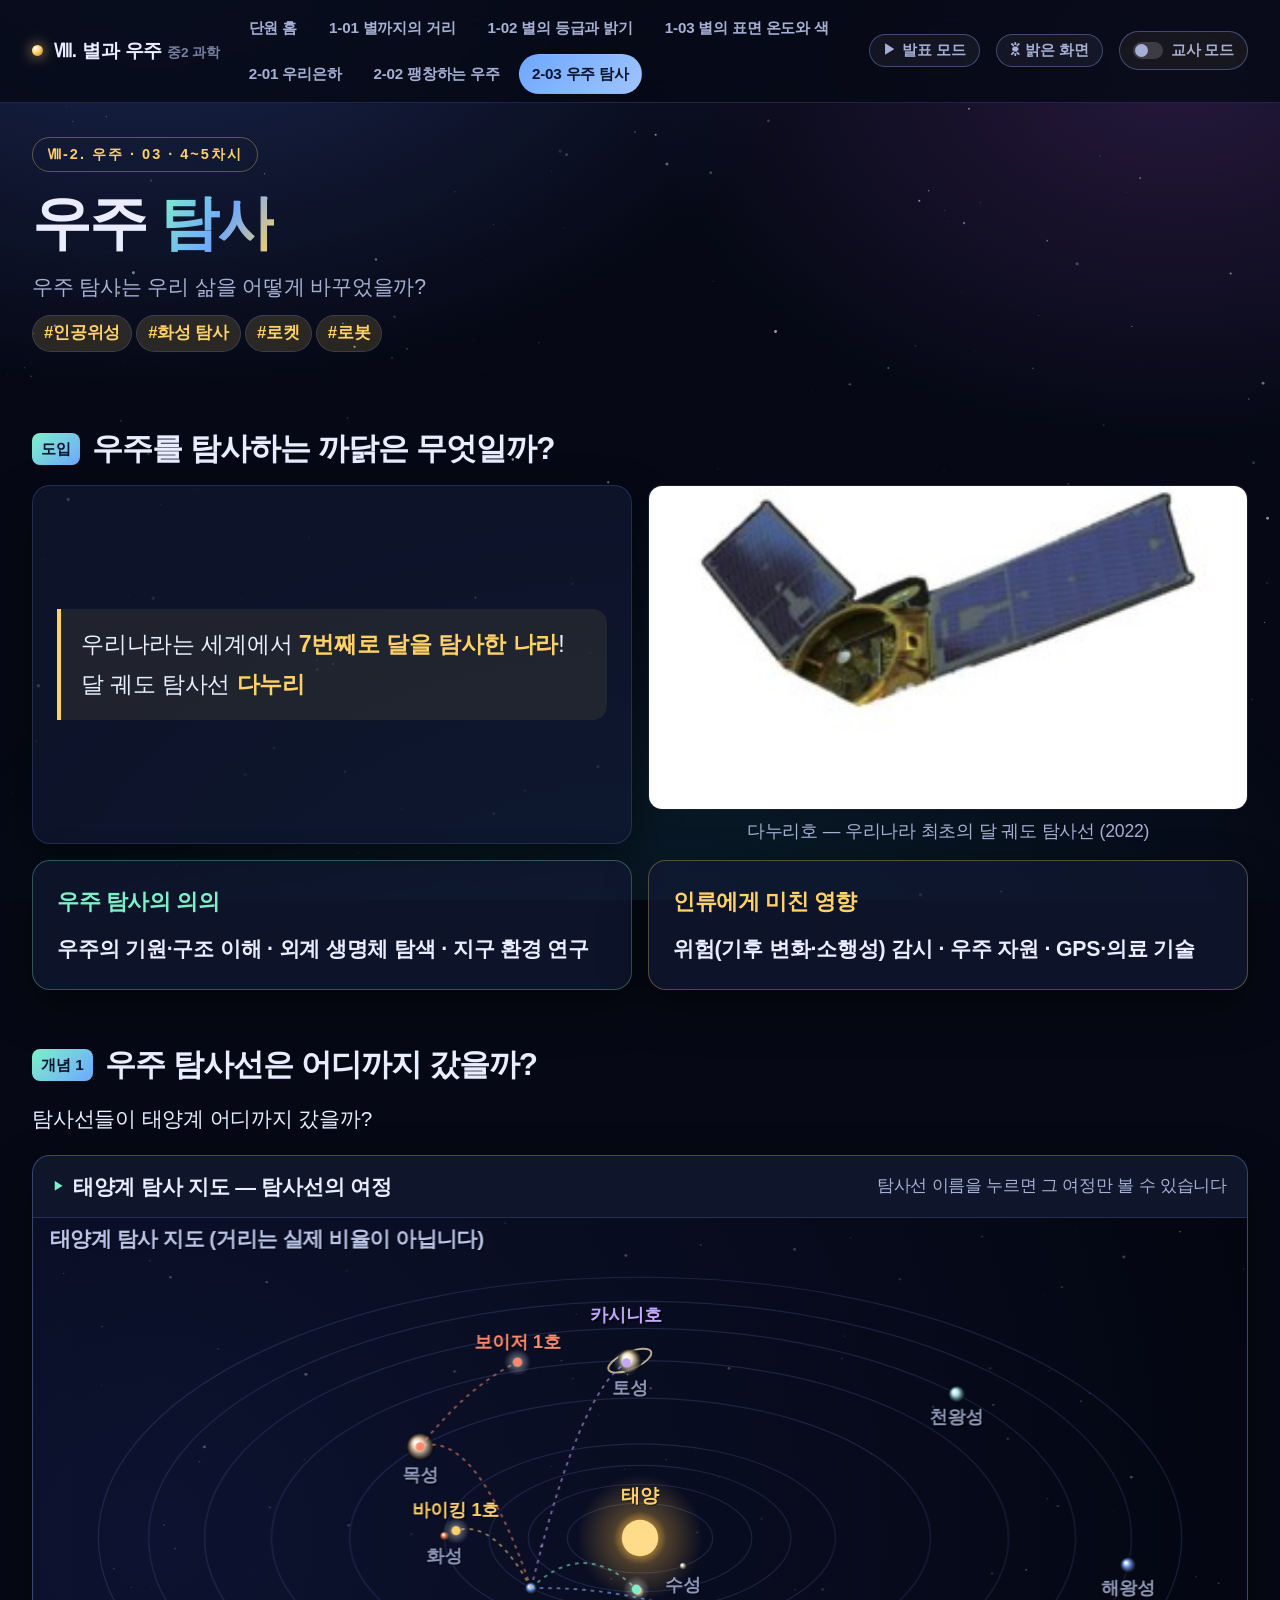
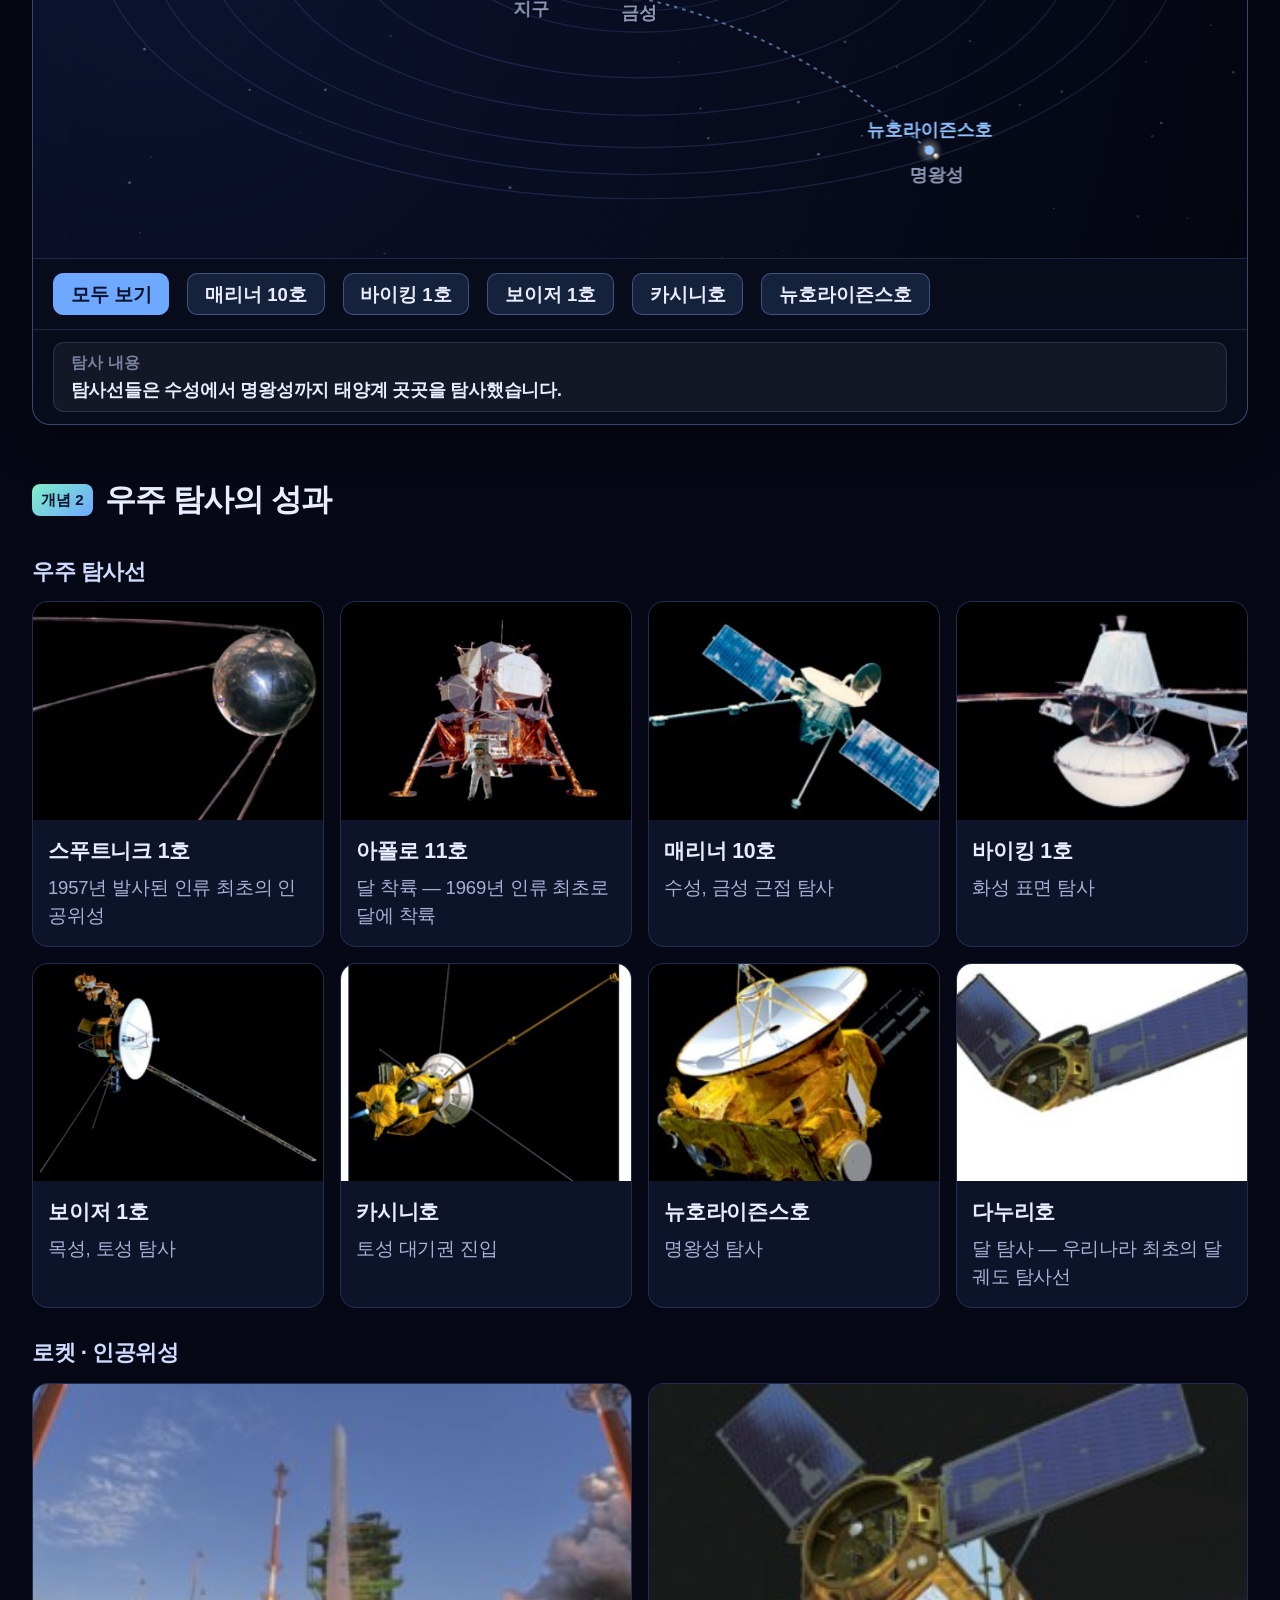
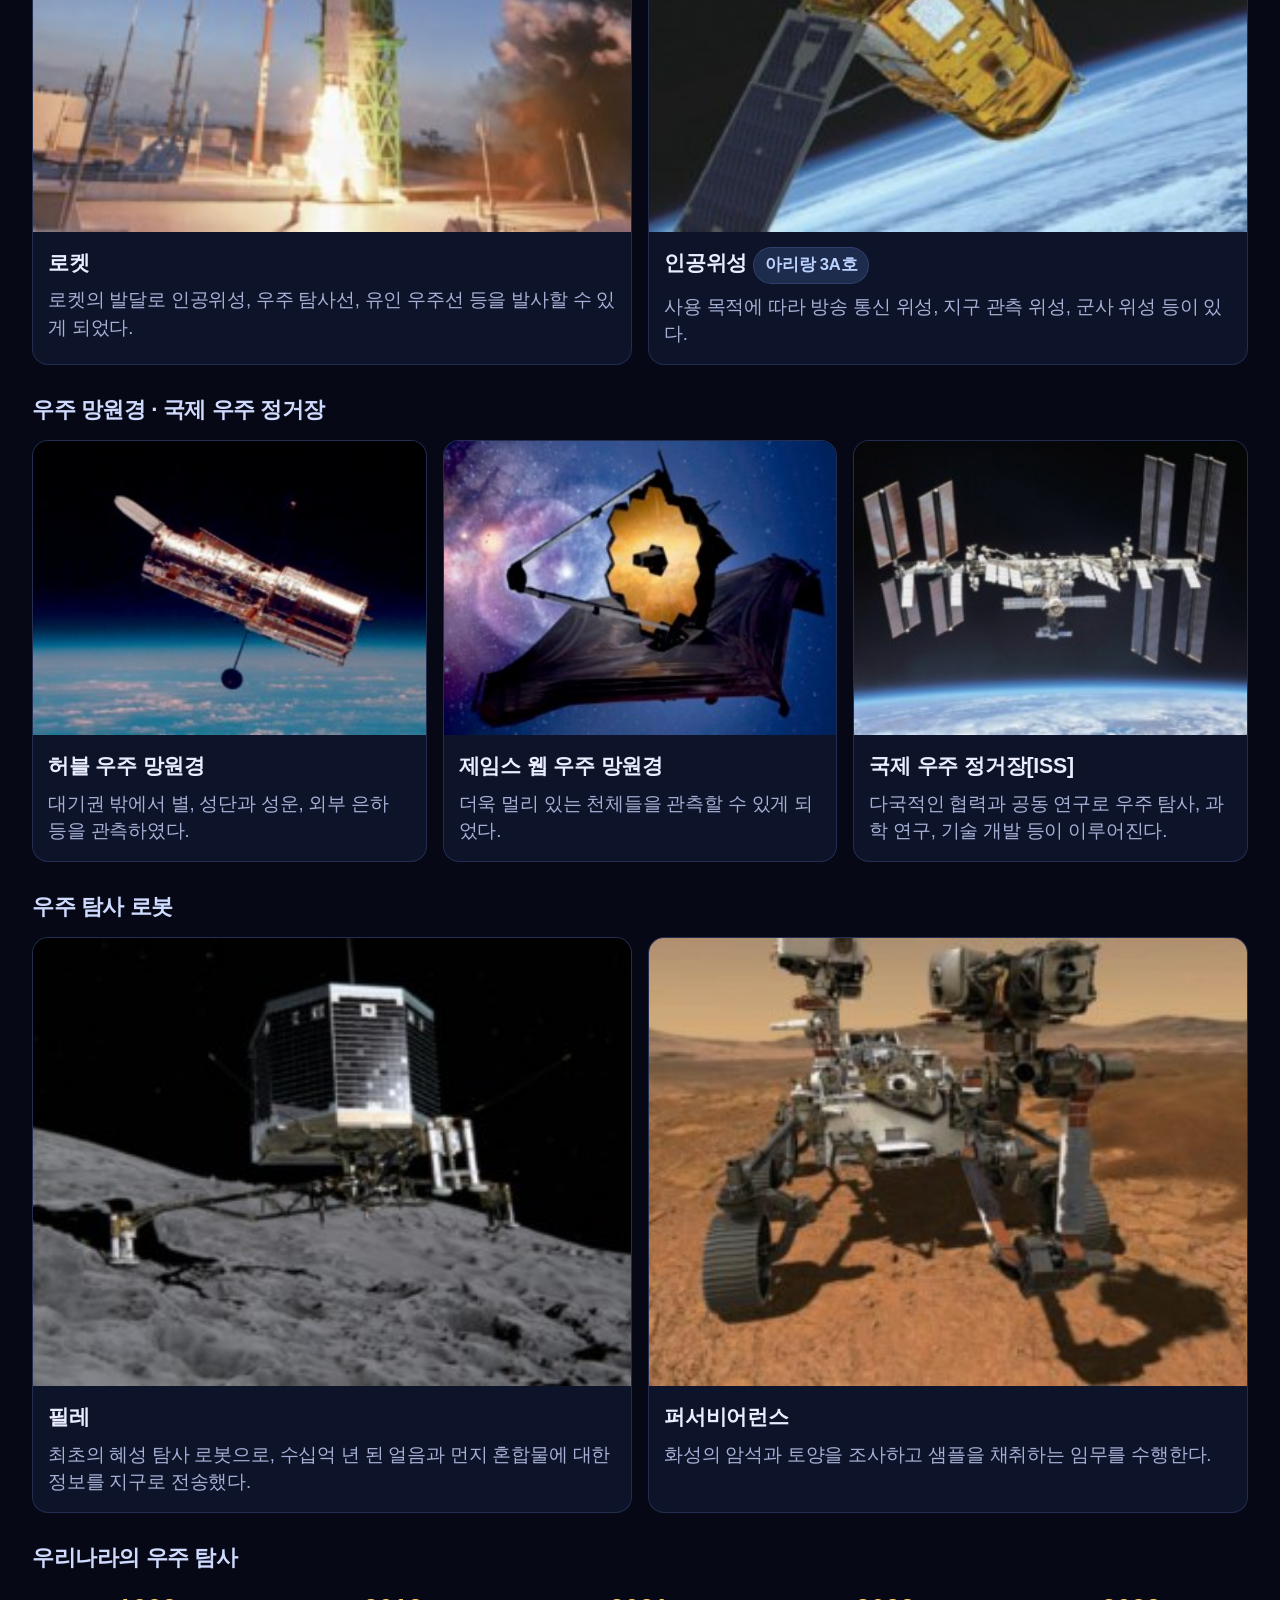
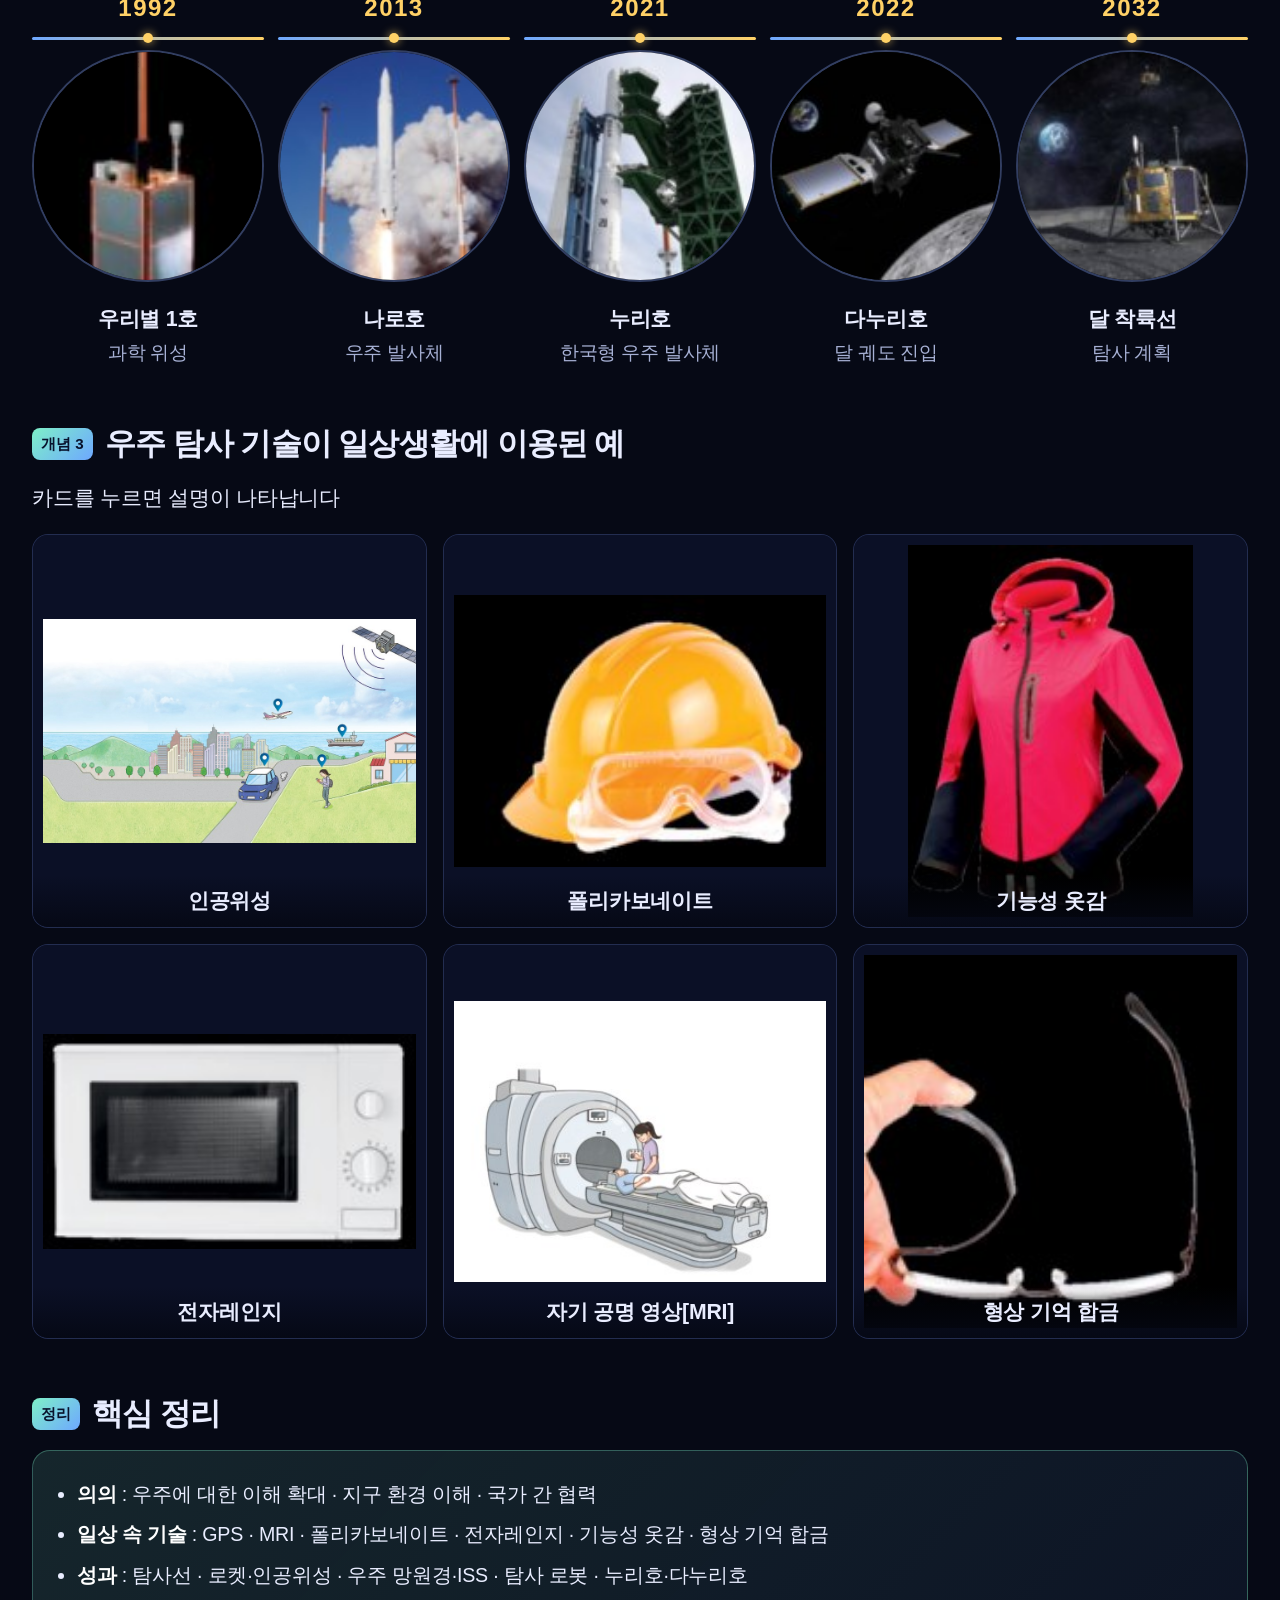
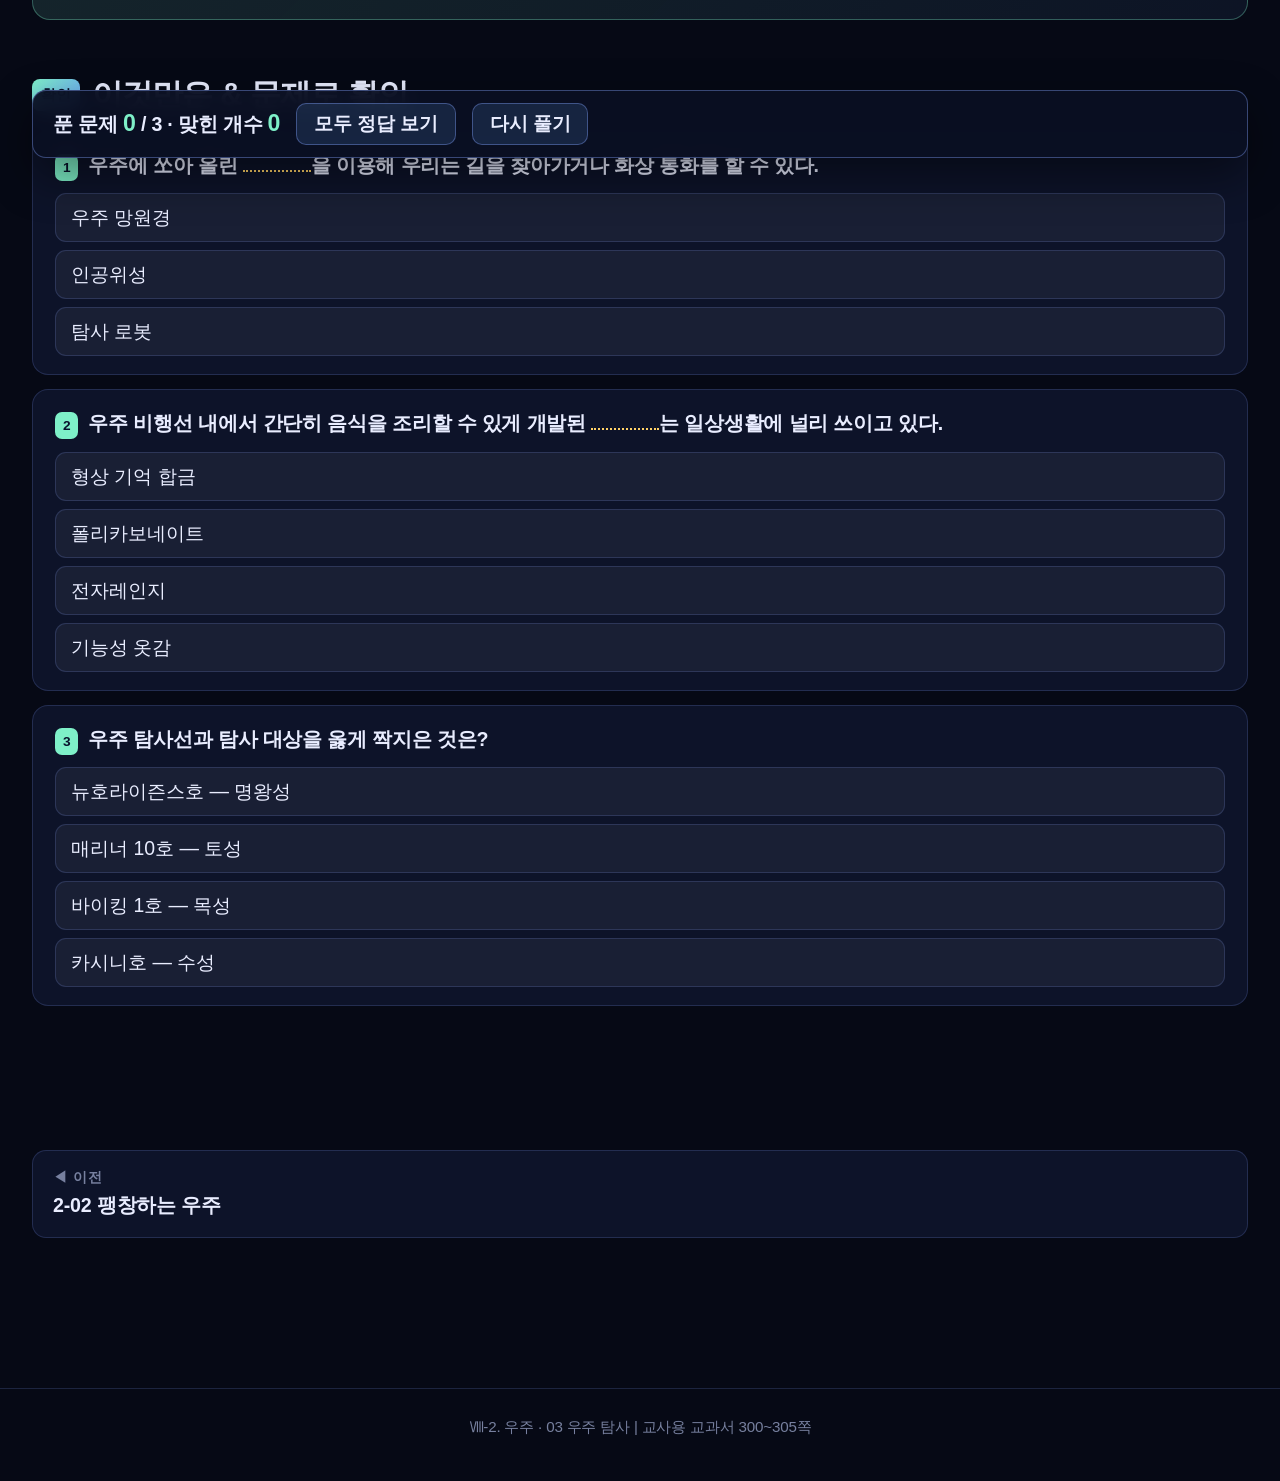
<file: s2-03-exploration.html>
<!doctype html>
<html lang="ko">
<head>
<meta charset="utf-8">
<meta name="viewport" content="width=device-width, initial-scale=1">
<title>03 우주 탐사 | Ⅷ. 별과 우주</title>
<link rel="stylesheet" href="assets/style.css">
<script>try{if(localStorage.getItem("suj-theme")==="light")document.documentElement.setAttribute("data-theme","light")}catch(e){}</script>
<style>
  .tl { position:relative; padding-left:0; margin-top:8px; }
  .tl-line { display:grid; grid-template-columns:repeat(5,minmax(0,1fr)); gap:14px; }
  @media(max-width:860px){ .tl-line{ grid-template-columns:1fr 1fr; } }
  .tl-item { text-align:center; }
  .tl-item .yr { font-weight:900; color:var(--accent-2); letter-spacing:.06em; font-size:1.3rem; }
  .tl-item .bar { height:3px; background:linear-gradient(90deg,var(--accent),var(--accent-2)); border-radius:3px; margin:8px 0 10px; position:relative; }
  .tl-item .bar::after { content:""; position:absolute; left:50%; top:-3.5px; width:10px; height:10px; border-radius:50%;
    background:var(--accent-2); transform:translateX(-50%); box-shadow:0 0 10px rgba(255,209,102,.8); }
  .tl-item img { width:100%; aspect-ratio:1/1; object-fit:cover; border-radius:50%; border:2px solid var(--line-strong); background:#000; }
  .tl-item .nm { font-weight:800; margin-top:9px; font-size:1.15rem; }
  .tl-item .ds { font-size:1rem; color:var(--dim); }

  .flip { perspective:1000px; }
  .flip .inner { position:relative; transition:transform .6s cubic-bezier(.2,.8,.3,1); transform-style:preserve-3d; aspect-ratio:1/1; }
  .flip:hover .inner, .flip.on .inner { transform:rotateY(180deg); }
  .flip .face { position:absolute; inset:0; backface-visibility:hidden; border-radius:16px; overflow:hidden;
    border:1px solid var(--line); background:var(--panel); }
  .flip .front img { width:100%; height:100%; object-fit:contain; background:#0b1026; padding:10px; }
  .flip .front .cap { position:absolute; left:0; right:0; bottom:0; padding:8px 10px; font-weight:800; font-size:.9rem;
    background:linear-gradient(transparent,rgba(5,8,20,.92)); color:#e9edff; text-align:center; font-size:1.15rem; }
  .flip .back { transform:rotateY(180deg); display:flex; align-items:center; padding:1.2rem; font-size:1.15rem; color:var(--txt); line-height:1.55;
    background:linear-gradient(135deg,rgba(110,168,255,.16),rgba(126,240,200,.08)); }
</style>
</head>
<body>
<canvas id="bg-stars"></canvas><div id="bg-glow"></div>
<div id="progress"></div>

<header class="topbar"><div class="topbar-inner">
  <a class="brand" href="index.html"><span class="dot"></span><span>Ⅷ. 별과 우주 <small>중2 과학</small></span></a>
  <nav class="chips"></nav>
  <div class="tmode"><span class="sw"></span>교사 모드</div>
</div></header>

<main class="wrap">

  <div class="page-head">
    <span class="eyebrow">Ⅷ-2. 우주 · 03 · 4~5차시</span>
    <h1>우주 <em>탐사</em></h1>
    <p class="lede">우주 탐사는 우리 삶을 어떻게 바꾸었을까?</p>
    <div style="margin-top:10px">
      <span class="pill a2">#인공위성</span><span class="pill a2">#화성 탐사</span><span class="pill a2">#로켓</span><span class="pill a2">#로봇</span>
    </div>
  </div>

  <div class="goals">
    <h3>이 단원에서 나는</h3>
    <ul><li>우주 탐사의 의의와 인류에 미친 영향을 조사하여 과학의 유용성을 인식할 수 있다.</li></ul>
  </div>

  <!-- 도입 -->
  <section class="block">
    <h2 class="sec"><span class="num">도입</span> 우주를 탐사하는 까닭은 무엇일까?</h2>
    <div class="grid g2">
      <div class="card">
        <div class="hook">우리나라는 세계에서 <strong>7번째로 달을 탐사한 나라</strong>!<br>
          달 궤도 탐사선 <strong>다누리</strong></div>
      </div>
      <figure class="fig">
        <img src="img/danuri.jpg" alt="달 궤도 탐사선 다누리호">
        <figcaption>다누리호 — 우리나라 최초의 달 궤도 탐사선 (2022)</figcaption>
      </figure>
    </div>
    <div class="grid g2" style="margin-top:16px">
      <div class="card" style="border-color:rgba(126,240,200,.3)">
        <h3 style="color:var(--accent-3)">우주 탐사의 의의</h3>
        <p style="margin:0; font-size:1.15rem; font-weight:700">우주의 기원·구조 이해 · 외계 생명체 탐색 · 지구 환경 연구</p>
      </div>
      <div class="card" style="border-color:rgba(255,209,102,.3)">
        <h3 style="color:var(--accent-2)">인류에게 미친 영향</h3>
        <p style="margin:0; font-size:1.15rem; font-weight:700">위험(기후 변화·소행성) 감시 · 우주 자원 · GPS·의료 기술</p>
      </div>
    </div>
    <div class="teacher-note">
      <span class="tlabel">도입 안내</span>
      우주를 탐사함으로써 우주의 기원과 탄생, 외계 행성과 생명체 등 우주에 대한 호기심을 충족할 수 있으며,
      미래의 인류가 살아갈 새로운 터전을 마련할 수도 있다.
      우리나라는 1992년 우리별 1호를 시작으로 2022년 누리호와 다누리호 발사에 성공했다.
      세계 주요국이 우주 탐사에 힘쓰는 이유를 학생들이 자유롭게 이야기해 보게 한 뒤 성과를 살펴본다.
    </div>
  </section>

  <!-- 태양계 탐사 애니메이션 -->
  <section class="block" id="probes">
    <h2 class="sec"><span class="num">개념 1</span> 우주 탐사선은 어디까지 갔을까? <span class="qq">교과서 302~303쪽</span></h2>
    <p class="sec-sub">탐사선들이 태양계 어디까지 갔을까?</p>

    <div class="sim">
      <div class="sim-head">
        <h4>태양계 탐사 지도 — 탐사선의 여정</h4>
        <span class="hint">탐사선 이름을 누르면 그 여정만 볼 수 있습니다</span>
      </div>
      <canvas id="cvSolar"></canvas>
      <div class="sim-controls">
        <button class="btn on" data-probe="-1">모두 보기</button>
        <button class="btn" data-probe="0">매리너 10호</button>
        <button class="btn" data-probe="1">바이킹 1호</button>
        <button class="btn" data-probe="2">보이저 1호</button>
        <button class="btn" data-probe="3">카시니호</button>
        <button class="btn" data-probe="4">뉴호라이즌스호</button>
      </div>
      <div class="readout">
        <div class="stat" style="flex:1; min-width:300px"><div class="k">탐사 내용</div>
          <div class="v" id="prMsg" style="font-size:.95rem; color:var(--txt); font-weight:700; line-height:1.5">
            탐사선들은 수성에서 명왕성까지 태양계 곳곳을 탐사했습니다.</div></div>
      </div>
    </div>
  </section>

  <!-- 성과 갤러리 -->
  <section class="block" id="gallery">
    <h2 class="sec"><span class="num">개념 2</span> 우주 탐사의 성과 <span class="qq">교과서 302~303쪽</span></h2>

    <h3 class="mini">우주 탐사선</h3>
    <div class="grid g4">
      <div class="photo-card"><img src="img/sputnik.jpg" alt="스푸트니크 1호">
        <div class="pc-body"><h4>스푸트니크 1호</h4><p>1957년 발사된 인류 최초의 인공위성</p></div></div>
      <div class="photo-card"><img src="img/apollo11.jpg" alt="아폴로 11호 달 착륙선">
        <div class="pc-body"><h4>아폴로 11호</h4><p>달 착륙 — 1969년 인류 최초로 달에 착륙</p></div></div>
      <div class="photo-card"><img src="img/mariner10.jpg" alt="매리너 10호">
        <div class="pc-body"><h4>매리너 10호</h4><p>수성, 금성 근접 탐사</p></div></div>
      <div class="photo-card"><img src="img/viking1.jpg" alt="바이킹 1호">
        <div class="pc-body"><h4>바이킹 1호</h4><p>화성 표면 탐사</p></div></div>
      <div class="photo-card"><img src="img/voyager1.jpg" alt="보이저 1호">
        <div class="pc-body"><h4>보이저 1호</h4><p>목성, 토성 탐사</p></div></div>
      <div class="photo-card"><img src="img/cassini.jpg" alt="카시니호">
        <div class="pc-body"><h4>카시니호</h4><p>토성 대기권 진입</p></div></div>
      <div class="photo-card"><img src="img/newhorizons.jpg" alt="뉴호라이즌스호">
        <div class="pc-body"><h4>뉴호라이즌스호</h4><p>명왕성 탐사</p></div></div>
      <div class="photo-card"><img src="img/danuri.jpg" alt="다누리호">
        <div class="pc-body"><h4>다누리호</h4><p>달 탐사 — 우리나라 최초의 달 궤도 탐사선</p></div></div>
    </div>

    <h3 class="mini">로켓 · 인공위성</h3>
    <div class="grid g2">
      <div class="photo-card"><img src="img/nuri_rocket.jpg" alt="발사되는 로켓">
        <div class="pc-body"><h4>로켓</h4><p>로켓의 발달로 인공위성, 우주 탐사선, 유인 우주선 등을 발사할 수 있게 되었다.</p></div></div>
      <div class="photo-card"><img src="img/arirang3a.jpg" alt="아리랑 3A호 인공위성">
        <div class="pc-body"><h4>인공위성 <span class="pill">아리랑 3A호</span></h4>
          <p>사용 목적에 따라 방송 통신 위성, 지구 관측 위성, 군사 위성 등이 있다.</p></div></div>
    </div>

    <h3 class="mini">우주 망원경 · 국제 우주 정거장</h3>
    <div class="grid g3">
      <div class="photo-card"><img src="img/hubble.jpg" alt="허블 우주 망원경">
        <div class="pc-body"><h4>허블 우주 망원경</h4><p>대기권 밖에서 별, 성단과 성운, 외부 은하 등을 관측하였다.</p></div></div>
      <div class="photo-card"><img src="img/jwst.jpg" alt="제임스 웹 우주 망원경">
        <div class="pc-body"><h4>제임스 웹 우주 망원경</h4><p>더욱 멀리 있는 천체들을 관측할 수 있게 되었다.</p></div></div>
      <div class="photo-card"><img src="img/iss.jpg" alt="국제 우주 정거장">
        <div class="pc-body"><h4>국제 우주 정거장[ISS]</h4><p>다국적인 협력과 공동 연구로 우주 탐사, 과학 연구, 기술 개발 등이 이루어진다.</p></div></div>
    </div>

    <h3 class="mini">우주 탐사 로봇</h3>
    <div class="grid g2">
      <div class="photo-card"><img src="img/philae.jpg" alt="혜성 표면의 필레 탐사 로봇">
        <div class="pc-body"><h4>필레</h4><p>최초의 혜성 탐사 로봇으로, 수십억 년 된 얼음과 먼지 혼합물에 대한 정보를 지구로 전송했다.</p></div></div>
      <div class="photo-card"><img src="img/perseverance.jpg" alt="화성의 퍼서비어런스 탐사 로봇">
        <div class="pc-body"><h4>퍼서비어런스</h4><p>화성의 암석과 토양을 조사하고 샘플을 채취하는 임무를 수행한다.</p></div></div>
    </div>

    <h3 class="mini">우리나라의 우주 탐사</h3>
    <div class="tl">
      <div class="tl-line">
        <div class="tl-item"><div class="yr">1992</div><div class="bar"></div>
          <img src="img/uribyul1.jpg" alt="우리별 1호"><div class="nm">우리별 1호</div><div class="ds">과학 위성</div></div>
        <div class="tl-item"><div class="yr">2013</div><div class="bar"></div>
          <img src="img/naro.jpg" alt="나로호"><div class="nm">나로호</div><div class="ds">우주 발사체</div></div>
        <div class="tl-item"><div class="yr">2021</div><div class="bar"></div>
          <img src="img/nuri.jpg" alt="누리호"><div class="nm">누리호</div><div class="ds">한국형 우주 발사체</div></div>
        <div class="tl-item"><div class="yr">2022</div><div class="bar"></div>
          <img src="img/danuri_moon.jpg" alt="다누리호"><div class="nm">다누리호</div><div class="ds">달 궤도 진입</div></div>
        <div class="tl-item"><div class="yr">2032</div><div class="bar"></div>
          <img src="img/moon_lander.jpg" alt="달 착륙선"><div class="nm">달 착륙선</div><div class="ds">탐사 계획</div></div>
      </div>
    </div>

    <div class="teacher-note">
      <span class="tlabel">지도상의 유의점 · 오개념</span>
      초기 우주 탐사는 미·소의 ‘우주 경쟁’으로 시작되었지만, 현대에는 국제적인 <b>경쟁이 아닌 협력</b>이 중요시된다는 점을 언급하는 것이 좋다.
      <br><br><b>“우주 탐사와 천문학은 같은 것이다?”</b> — 우주 탐사는 우주 공간을 직접 탐사하는 것이고,
      천문학은 우주에 있는 천체를 관찰하는 것이므로 차이가 있다.
    </div>
  </section>

  <!-- 일상 속 기술 -->
  <section class="block" id="tech">
    <h2 class="sec"><span class="num">개념 3</span> 우주 탐사 기술이 일상생활에 이용된 예 <span class="qq">교과서 301쪽 | 그림 13 |</span></h2>
    <p class="sec-sub">카드를 누르면 설명이 나타납니다</p>
    <div class="grid g3" id="techGrid">
      <div class="flip"><div class="inner">
        <div class="face front"><img src="img/tech_satellite.jpg" alt="인공위성 활용"><div class="cap">인공위성</div></div>
        <div class="face back"><div>위성 항법 시스템[GPS]으로 실시간 위치를 확인하고, 지구를 관측하며 통신에 이용된다.</div></div>
      </div></div>
      <div class="flip"><div class="inner">
        <div class="face front"><img src="img/tech_polycarbonate.jpg" alt="폴리카보네이트 안전모"><div class="cap">폴리카보네이트</div></div>
        <div class="face back"><div>열에 강하고 단단하여 안전모, 다양한 재료 등에 이용된다.</div></div>
      </div></div>
      <div class="flip"><div class="inner">
        <div class="face front"><img src="img/tech_fabric.jpg" alt="기능성 옷감"><div class="cap">기능성 옷감</div></div>
        <div class="face back"><div>우주복 용도로 개발된 신소재가 기능성 옷에 이용된다.</div></div>
      </div></div>
      <div class="flip"><div class="inner">
        <div class="face front"><img src="img/tech_microwave.jpg" alt="전자레인지"><div class="cap">전자레인지</div></div>
        <div class="face back"><div>우주 비행선에서 음식을 조리할 수 있게 개발된 것으로 일상생활에 널리 쓰인다.</div></div>
      </div></div>
      <div class="flip"><div class="inner">
        <div class="face front"><img src="img/tech_mri.jpg" alt="자기 공명 영상 MRI"><div class="cap">자기 공명 영상[MRI]</div></div>
        <div class="face back"><div>우주선의 영상 처리 기술에서 착안하여 질병 진단에 이용된다.</div></div>
      </div></div>
      <div class="flip"><div class="inner">
        <div class="face front"><img src="img/tech_shapememory.jpg" alt="형상 기억 합금 안경테"><div class="cap">형상 기억 합금</div></div>
        <div class="face back"><div>우주선 안테나로 개발된 소재로, 안경테·치아 교정 장치 등에 이용된다.</div></div>
      </div></div>
    </div>

    <div class="teacher-note">
      <span class="tlabel">참고 자료 — 추가 사례</span>
      동결 건조 식품, 벨크로, 테프론(프라이팬 코팅), 바코드 기술도 우주 탐사와 관련되어 발전한 예이다.
      다만 해당 기술이 <b>순수하게 우주 탐사를 위해 개발된 것인지</b>, 기존 기술이 우주 탐사에 쓰인 것인지는 구분해 지도한다.
    </div>
  </section>

  <!-- 핵심 정리 -->
  <section class="block">
    <h2 class="sec"><span class="num">정리</span> 핵심 정리</h2>
    <div class="key">
      <ul>
        <li><b>의의</b> : 우주에 대한 이해 확대 · 지구 환경 이해 · 국가 간 협력</li>
        <li><b>일상 속 기술</b> : GPS · MRI · 폴리카보네이트 · 전자레인지 · 기능성 옷감 · 형상 기억 합금</li>
        <li><b>성과</b> : 탐사선 · 로켓·인공위성 · 우주 망원경·ISS · 탐사 로봇 · 누리호·다누리호</li>
      </ul>
    </div>
  </section>

  <!-- 확인 -->
  <section class="block" id="check">
    <h2 class="sec"><span class="num">확인</span> 이것만은 &amp; 문제로 확인</h2>
    <div class="quiz">
      <div class="q" data-a="1">
        <div class="qh"><span class="qn">1</span><span class="qt">우주에 쏘아 올린 <span class="blank"></span>을 이용해 우리는 길을 찾아가거나 화상 통화를 할 수 있다.</span></div>
        <div class="opts"><button class="opt">우주 망원경</button><button class="opt">인공위성</button><button class="opt">탐사 로봇</button></div>
        <div class="sol"><b>인공위성</b> — 위성 항법 시스템(GPS)으로 실시간 위치를 확인하고, 지구를 관측하며 통신에 이용됩니다.</div>
      </div>

      <div class="q" data-a="2">
        <div class="qh"><span class="qn">2</span><span class="qt">우주 비행선 내에서 간단히 음식을 조리할 수 있게 개발된 <span class="blank"></span>는 일상생활에 널리 쓰이고 있다.</span></div>
        <div class="opts"><button class="opt">형상 기억 합금</button><button class="opt">폴리카보네이트</button><button class="opt">전자레인지</button><button class="opt">기능성 옷감</button></div>
        <div class="sol"><b>전자레인지</b>입니다.</div>
      </div>

      <div class="q" data-a="0">
        <div class="qh"><span class="qn">3</span><span class="qt">우주 탐사선과 탐사 대상을 옳게 짝지은 것은?</span></div>
        <div class="opts">
          <button class="opt">뉴호라이즌스호 — 명왕성</button>
          <button class="opt">매리너 10호 — 토성</button>
          <button class="opt">바이킹 1호 — 목성</button>
          <button class="opt">카시니호 — 수성</button>
        </div>
        <div class="sol">매리너 10호는 수성·금성, 바이킹 1호는 화성 표면, 카시니호는 토성 대기권 진입,
          보이저 1호는 목성·토성을 탐사했습니다. <b>뉴호라이즌스호는 명왕성</b>을 탐사했습니다.</div>
      </div>
    </div>


    <div class="score-bar">
      <span class="s"></span>
      <button class="btn" data-show-all>모두 정답 보기</button>
      <button class="btn" data-reset-quiz>다시 풀기</button>
    </div>
  </section>

  <div class="pager"></div>
</main>

<footer class="foot">Ⅷ-2. 우주 · 03 우주 탐사 | 교사용 교과서 300~305쪽</footer>

<script src="assets/common.js"></script>
<script>
/* =========================================================
   태양계 탐사 지도
   ========================================================= */
(function () {
  var cv = document.getElementById("cvSolar");
  var C = SU.Canvas(cv, 1.9), U = SU.U;
  var msg = document.getElementById("prMsg");
  var sel = -1;

  var PLANETS = [
    { n: "수성", r: 0.13, c: "#b9b3a8", s: 3.4, sp: 1.62 },
    { n: "금성", r: 0.20, c: "#e8c48a", s: 5.0, sp: 1.18 },
    { n: "지구", r: 0.27, c: "#6ea8ff", s: 5.2, sp: 1.00 },
    { n: "화성", r: 0.35, c: "#e07a52", s: 4.2, sp: 0.80 },
    { n: "목성", r: 0.52, c: "#d9b28c", s: 11.5, sp: 0.44 },
    { n: "토성", r: 0.66, c: "#e6d3a3", s: 10.0, sp: 0.32, ring: true },
    { n: "천왕성", r: 0.78, c: "#9fdce6", s: 7.0, sp: 0.22 },
    { n: "해왕성", r: 0.88, c: "#6f95e8", s: 6.8, sp: 0.17 },
    { n: "명왕성", r: 0.97, c: "#c8b8a8", s: 3.2, sp: 0.13 }
  ];
  var PROBES = [
    { n: "매리너 10호", to: [1, 0], c: "#7ef0c8", d: "매리너 10호 — 수성, 금성 근접 탐사" },
    { n: "바이킹 1호", to: [3], c: "#ffd166", d: "바이킹 1호 — 화성 표면 탐사" },
    { n: "보이저 1호", to: [4, 5], c: "#ff8a6b", d: "보이저 1호 — 목성, 토성 탐사" },
    { n: "카시니호", to: [5], c: "#c3a8ff", d: "카시니호 — 토성 대기권 진입" },
    { n: "뉴호라이즌스호", to: [8], c: "#8fc0ff", d: "뉴호라이즌스호 — 명왕성 탐사" }
  ];

  document.querySelectorAll("[data-probe]").forEach(function (b) {
    b.onclick = function () {
      sel = parseInt(b.dataset.probe, 10);
      document.querySelectorAll("[data-probe]").forEach(function (x) { x.classList.toggle("on", x === b); });
      msg.textContent = sel < 0 ? "탐사선들은 수성에서 명왕성까지 태양계 곳곳을 탐사했습니다." : PROBES[sel].d;
    };
  });

  var stars = [];
  for (var i = 0; i < 130; i++) stars.push({ x: Math.random(), y: Math.random(), r: Math.random() * 1.1 + 0.2, a: Math.random() * 0.5 + 0.15 });

  SU.loop(cv, function (dt, t) {
    var ctx = C.ctx, w = C.w, h = C.h;
    ctx.clearRect(0, 0, w, h);
    var bg = ctx.createRadialGradient(w * 0.10, h * 0.5, 0, w * 0.10, h * 0.5, w);
    bg.addColorStop(0, "#0d1330"); bg.addColorStop(1, "#03050e");
    ctx.fillStyle = bg; ctx.fillRect(0, 0, w, h);
    for (var i = 0; i < stars.length; i++) {
      var s = stars[i];
      ctx.fillStyle = "rgba(255,255,255," + s.a * 0.5 + ")";
      ctx.beginPath(); ctx.arc(s.x * w, s.y * h, s.r, 0, 6.2832); ctx.fill();
    }

    var cx = w * 0.5, cy = h * 0.5;
    var RX = w * 0.46, RY = h * 0.42;

    // 궤도
    PLANETS.forEach(function (p) {
      ctx.strokeStyle = "rgba(132,162,255,.16)"; ctx.lineWidth = 1;
      ctx.beginPath(); ctx.ellipse(cx, cy, RX * p.r, RY * p.r, 0, 0, 6.2832); ctx.stroke();
    });

    // 태양
    U.glow(ctx, cx, cy, 52, "rgba(255,190,70,1)", 1);
    ctx.fillStyle = "#ffdc8a"; ctx.beginPath(); ctx.arc(cx, cy, 15, 0, 6.2832); ctx.fill();
    U.label(ctx, cx, cy - 34, "태양", "#ffd166", 12);   // 수성 이름표와 겹치지 않게 위쪽에

    // 행성
    var pos = PLANETS.map(function (p, i) {
      var a = t * p.sp * 0.18 + i * 0.9;
      var x = cx + Math.cos(a) * RX * p.r, y = cy + Math.sin(a) * RY * p.r;
      return { x: x, y: y, p: p };
    });
    pos.forEach(function (o, i) {
      var p = o.p;
      var hot = sel >= 0 && PROBES[sel].to.indexOf(i) >= 0;
      if (hot) U.glow(ctx, o.x, o.y, p.s * 3.2, "rgba(255,255,255,.9)", 0.6);
      if (p.ring) {
        ctx.strokeStyle = "rgba(230,211,163,.8)"; ctx.lineWidth = 1.6;
        ctx.beginPath(); ctx.ellipse(o.x, o.y, p.s * 1.9, p.s * 0.7, -0.4, 0, 6.2832); ctx.stroke();
      }
      var gg = ctx.createRadialGradient(o.x - p.s * 0.3, o.y - p.s * 0.3, p.s * 0.1, o.x, o.y, p.s);
      gg.addColorStop(0, "#fff"); gg.addColorStop(0.35, p.c); gg.addColorStop(1, "rgba(0,0,0,.65)");
      ctx.fillStyle = gg; ctx.beginPath(); ctx.arc(o.x, o.y, p.s, 0, 6.2832); ctx.fill();
      U.label(ctx, o.x, o.y + p.s + 13, p.n, hot ? "#fff" : "rgba(166,176,212,.85)", 11.5);
    });

    // 탐사선
    var earth = pos[2];
    PROBES.forEach(function (pr, pi) {
      if (sel >= 0 && sel !== pi) return;
      var period = 9 + pi * 1.4;
      var u = ((t + pi * 1.9) % period) / period;
      pr.to.forEach(function (ti, k) {
        var target = pos[ti];
        var seg = pr.to.length;
        var uu = U.clamp(u * seg - k, 0, 1);
        if (uu <= 0) return;
        var from = k === 0 ? earth : pos[pr.to[k - 1]];
        var e = U.easeOut(uu);
        // 곡선 경로
        var mx = (from.x + target.x) / 2, my = (from.y + target.y) / 2 - (h * 0.14) * (ti > 3 ? 1 : 0.6);
        function bez(s) {
          var a = (1 - s) * (1 - s), b = 2 * (1 - s) * s, c2 = s * s;
          return [a * from.x + b * mx + c2 * target.x, a * from.y + b * my + c2 * target.y];
        }
        // 궤적
        ctx.globalAlpha = 0.55; ctx.lineWidth = 1.6; ctx.setLineDash([3, 4]);
        ctx.strokeStyle = pr.c;
        ctx.beginPath();
        for (var s = 0; s <= 30; s++) {
          var q = bez((s / 30) * e);
          if (s === 0) ctx.moveTo(q[0], q[1]); else ctx.lineTo(q[0], q[1]);
        }
        ctx.stroke(); ctx.setLineDash([]); ctx.globalAlpha = 1;
        var q = bez(e);
        U.glow(ctx, q[0], q[1], 11, "rgba(255,255,255,1)", 0.9);
        ctx.fillStyle = pr.c;
        ctx.beginPath(); ctx.arc(q[0], q[1], 3.6, 0, 6.2832); ctx.fill();
        // 보이저 1호와 카시니호는 둘 다 토성에서 끝나므로 카시니호 이름표를 한 줄 위로 올린다
        if (k === pr.to.length - 1 || sel >= 0) U.label(ctx, q[0], q[1] - (pi === 3 && sel < 0 ? 38 : 16), pr.n, pr.c, 11.5);
      });
    });

    U.label(ctx, 14, 18, "태양계 탐사 지도 (거리는 실제 비율이 아닙니다)", "rgba(207,218,255,.9)", 13, "left", 800);
  });
})();

/* 카드 탭 지원 (터치 기기) */
document.querySelectorAll("#techGrid .flip").forEach(function (f) {
  f.addEventListener("click", function () { f.classList.toggle("on"); });
});
</script>
</body>
</html>
</file>
<file: assets/style.css>
/* ===========================================================
   중학교 2학년 과학 Ⅷ. 별과 우주 — 수업 자료 공통 스타일
   =========================================================== */

/* 어두운 화면(기본). 밝은 화면에서도 시뮬레이션(.sim)은 우주 장면이므로 이 값을 그대로 쓴다. */
:root,
:root[data-theme="light"] .sim {
  --bg: #060915;
  --bg-2: #0b1026;
  --panel: rgba(17, 24, 51, 0.72);
  --panel-solid: #111833;
  --line: rgba(132, 162, 255, 0.18);
  --line-strong: rgba(132, 162, 255, 0.38);
  --txt: #e9edff;
  --dim: #a6b0d4;
  --dim-2: #77809f;
  --accent: #6ea8ff;
  --accent-2: #ffd166;
  --accent-3: #7ef0c8;
  --warm: #ff8a6b;
  --red: #ff7b8a;
  --strong: #ffffff;
  --head-2: #cfdaff;
  --pill-txt: #bcd3ff;
  --soft: rgba(255, 255, 255, 0.05);
  --table-bg: rgba(0, 0, 0, 0.22);
  --topbar-bg: rgba(6, 9, 21, 0.82);
  --float-bg: rgba(10, 15, 34, 0.94);
  --on-accent: #08122c;
  /* 별·천체 색 이름 (교과서 그림 8 기준) */
  --sc-blue: #9fc0ff;
  --sc-bluewhite: #c3d6ff;
  --sc-white: #eef0ff;
  --sc-yellowwhite: #fff3d8;
  --sc-yellow: #ffe08a;
  --sc-orange: #ffb066;
  --sc-red: #ff8a6b;
  --sc-reflect: #8fc0ff;
  --sc-dark: #c3a8ff;
  --radius: 18px;
  --shadow: 0 18px 45px rgba(0, 0, 0, 0.45);
  --font: "Pretendard", "Pretendard Variable", "Apple SD Gothic Neo",
    "Malgun Gothic", "맑은 고딕", "Noto Sans KR", sans-serif;
}

/* 밝은 화면 */
:root[data-theme="light"] {
  --bg: #f3f5fb;
  --bg-2: #e8ecf6;
  --panel: rgba(255, 255, 255, 0.9);
  --panel-solid: #ffffff;
  --line: rgba(40, 62, 130, 0.14);
  --line-strong: rgba(40, 62, 130, 0.3);
  --txt: #141a2e;
  --dim: #454f6e;
  --dim-2: #687090;
  --accent: #2360d6;
  --accent-2: #a8650a;
  --accent-3: #0a8566;
  --warm: #cc4a24;
  --red: #cf3349;
  --strong: #0b1020;
  --head-2: #1f3a86;
  --pill-txt: #1f4fae;
  --soft: rgba(40, 62, 130, 0.04);
  --table-bg: rgba(255, 255, 255, 0.85);
  --topbar-bg: rgba(255, 255, 255, 0.88);
  --float-bg: rgba(255, 255, 255, 0.96);
  --on-accent: #ffffff;
  --sc-blue: #1f55c8;
  --sc-bluewhite: #3f74c4;
  --sc-white: #6c7488;
  --sc-yellowwhite: #9c8636;
  --sc-yellow: #b88a00;
  --sc-orange: #d06a0c;
  --sc-red: #cc3b1c;
  --sc-reflect: #1f64c8;
  --sc-dark: #6a44c2;
  --shadow: 0 10px 28px rgba(20, 32, 80, 0.09);
}
:root[data-theme="light"] .sim { color: var(--txt); }
:root[data-theme="light"] #bg-stars { display: none; }
:root[data-theme="light"] #bg-glow { opacity: 0.35; }

* { box-sizing: border-box; }

/* 글자 크기는 화면 폭에 따라 커진다 (1280 → 약 18px, 1920 → 약 24px). 교실 TV에서 뒷자리까지 보이도록. */
html { scroll-behavior: smooth; scroll-padding-top: 92px; font-size: clamp(16px, calc(0.9vw + 7px), 28px); }

body {
  margin: 0;
  font-family: var(--font);
  background: var(--bg);
  color: var(--txt);
  font-size: 1.06rem;
  line-height: 1.7;
  letter-spacing: -0.01em;
  -webkit-font-smoothing: antialiased;
}

/* 배경 별 */
#bg-stars {
  position: fixed;
  inset: 0;
  z-index: -2;
  width: 100%;
  height: 100%;
  display: block;
}
#bg-glow {
  position: fixed;
  inset: 0;
  z-index: -1;
  pointer-events: none;
  background:
    radial-gradient(1100px 700px at 12% -5%, rgba(78, 110, 220, 0.30), transparent 62%),
    radial-gradient(900px 620px at 92% 8%, rgba(150, 80, 200, 0.22), transparent 60%),
    radial-gradient(1200px 800px at 50% 108%, rgba(20, 140, 160, 0.16), transparent 60%);
}

/* ---------- 상단 바 ---------- */
.topbar {
  position: sticky;
  top: 0;
  z-index: 50;
  backdrop-filter: blur(14px);
  background: var(--topbar-bg);
  border-bottom: 1px solid var(--line);
}
.topbar-inner {
  max-width: 1800px;
  margin: 0 auto;
  padding: 8px 2.5vw;
  display: flex;
  align-items: center;
  gap: 16px;
  flex-wrap: wrap;
}
.brand {
  display: flex;
  align-items: center;
  gap: 10px;
  font-weight: 800;
  font-size: 1.02rem;
  text-decoration: none;
  color: var(--txt);
  white-space: nowrap;
}
.brand .dot {
  width: 11px; height: 11px; border-radius: 50%;
  background: radial-gradient(circle at 32% 30%, #fff, var(--accent-2) 45%, #b06b16);
  box-shadow: 0 0 14px rgba(255, 209, 102, 0.85);
}
.brand small { color: var(--dim-2); font-weight: 600; font-size: 0.74rem; }

nav.chips { display: flex; gap: 6px; flex-wrap: wrap; flex: 1; }
nav.chips a {
  font-size: 0.82rem;
  font-weight: 600;
  padding: 6px 12px;
  border-radius: 999px;
  color: var(--dim);
  text-decoration: none;
  border: 1px solid transparent;
  transition: all 0.18s ease;
  white-space: nowrap;
}
nav.chips a:hover { color: var(--txt); background: rgba(110, 168, 255, 0.12); }
nav.chips a.on {
  color: var(--on-accent);
  background: linear-gradient(135deg, var(--accent), #9fc4ff);
  font-weight: 800;
}

.tmode {
  display: inline-flex; align-items: center; gap: 8px;
  font-size: 0.8rem; font-weight: 700; color: var(--dim);
  border: 1px solid var(--line-strong);
  border-radius: 999px; padding: 6px 13px;
  cursor: pointer; user-select: none;
  background: rgba(255, 209, 102, 0.06);
  transition: all 0.18s ease;
  white-space: nowrap;
}
.tmode:hover { color: var(--accent-2); border-color: var(--accent-2); }
.tmode .sw {
  width: 30px; height: 17px; border-radius: 999px;
  background: rgba(255, 255, 255, 0.16); position: relative; transition: 0.2s;
}
.tmode .sw::after {
  content: ""; position: absolute; top: 2px; left: 2px;
  width: 13px; height: 13px; border-radius: 50%;
  background: var(--dim); transition: 0.2s;
}
body.teacher-on .tmode { color: #1b1403; background: var(--accent-2); border-color: var(--accent-2); }
body.teacher-on .tmode .sw { background: rgba(0, 0, 0, 0.3); }
body.teacher-on .tmode .sw::after { left: 15px; background: #1b1403; }

/* 화면 밝기 전환 */
.theme-btn {
  display: inline-flex; align-items: center; gap: 6px;
  font-family: inherit; font-size: 0.8rem; font-weight: 700; color: var(--dim);
  border: 1px solid var(--line-strong); border-radius: 999px; padding: 6px 13px;
  background: var(--soft); cursor: pointer; transition: all 0.18s ease; white-space: nowrap;
}
.theme-btn:hover { color: var(--accent); border-color: var(--accent); }
.theme-btn .ic { font-size: 0.95rem; line-height: 1; }

/* 진행 막대 */
#progress {
  position: fixed; top: 0; left: 0; height: 3px; width: 0;
  background: linear-gradient(90deg, var(--accent), var(--accent-3));
  z-index: 60; transition: width 0.1s linear;
}

/* ---------- 레이아웃 ---------- */
.wrap { max-width: 1760px; margin: 0 auto; padding: 0 2.5vw 90px; }

.page-head { padding: 1.8rem 0 1rem; }
.page-head .eyebrow {
  display: inline-block;
  font-size: 0.78rem; font-weight: 800; letter-spacing: 0.14em;
  color: var(--accent-2);
  border: 1px solid rgba(255, 209, 102, 0.34);
  border-radius: 999px; padding: 4px 14px; margin-bottom: 16px;
}
.page-head h1 {
  font-size: clamp(2.2rem, 4.6vw, 3.4rem);
  line-height: 1.18; margin: 0 0 12px; font-weight: 900;
  letter-spacing: -0.035em;
}
.page-head h1 em {
  font-style: normal;
  background: linear-gradient(120deg, var(--accent-3), var(--accent) 55%, var(--accent-2));
  -webkit-background-clip: text; background-clip: text; color: transparent;
}
.page-head .lede { color: var(--dim); font-size: 1.15rem; max-width: 60ch; margin: 0; }

section.block { margin: 2.6rem 0 0; scroll-margin-top: 92px; }
h2.sec {
  font-size: 1.7rem; font-weight: 850; margin: 0 0 0.5rem;
  display: flex; align-items: center; gap: 12px; letter-spacing: -0.03em;
}
h2.sec .num {
  font-size: 0.82rem; font-weight: 900; color: var(--on-accent);
  background: linear-gradient(135deg, var(--accent-3), var(--accent));
  border-radius: 8px; padding: 3px 9px; letter-spacing: 0;
}
h2.sec .qq {
  font-size: 0.9rem; font-weight: 600; color: var(--dim-2);
}
.sec-sub { color: var(--txt); font-size: 1.12rem; margin: 0 0 1rem; max-width: 92ch; }

h3.mini {
  font-size: 1.2rem; font-weight: 800; margin: 1.4rem 0 0.6rem;
  color: var(--head-2); letter-spacing: -0.02em;
}

/* ---------- 카드 ---------- */
.card {
  background: var(--panel);
  border: 1px solid var(--line);
  border-radius: var(--radius);
  padding: 22px 24px;
  box-shadow: var(--shadow);
}
.card + .card { margin-top: 16px; }
.grid > .card + .card { margin-top: 0; }   /* 격자 안 카드는 높이를 맞춘다 */
.card h3 { margin: 0 0 10px; font-size: 1.2rem; font-weight: 800; letter-spacing: -0.02em; }
.card p:last-child { margin-bottom: 0; }

.grid { display: grid; gap: 16px; }
.g2 { grid-template-columns: repeat(2, minmax(0, 1fr)); }
.g3 { grid-template-columns: repeat(3, minmax(0, 1fr)); }
.g4 { grid-template-columns: repeat(4, minmax(0, 1fr)); }
@media (max-width: 900px) { .g2, .g3, .g4 { grid-template-columns: 1fr; } }

/* 학습 목표 */
.goals {
  background: linear-gradient(135deg, rgba(110, 168, 255, 0.14), rgba(126, 240, 200, 0.07));
  border: 1px solid rgba(110, 168, 255, 0.3);
  border-radius: var(--radius); padding: 20px 24px;
}
.goals h3 { margin: 0 0 10px; font-size: 0.86rem; letter-spacing: 0.1em; color: var(--accent-3); font-weight: 800; }
.goals ul { margin: 0; padding-left: 20px; }
.goals li { margin: 5px 0; font-weight: 600; }

/* 도입 말풍선 */
.hook {
  border-left: 4px solid var(--accent-2);
  background: rgba(255, 209, 102, 0.08);
  border-radius: 0 14px 14px 0;
  padding: 16px 20px; margin: 0 0 18px;
  font-size: 1.25rem; line-height: 1.7;
}
.hook strong { color: var(--accent-2); }
/* 그림 옆 카드에 말풍선만 있으면 세로 가운데로 */
.grid > .card:has(> .hook) { display: flex; flex-direction: column; justify-content: center; }
.grid > .card > .hook:last-child { margin-bottom: 0; }

/* 핵심 정리 */
.key {
  background: linear-gradient(135deg, rgba(126, 240, 200, 0.13), rgba(110, 168, 255, 0.07));
  border: 1px solid rgba(126, 240, 200, 0.32);
  border-radius: var(--radius); padding: 20px 24px;
}
.key h3 { color: var(--accent-3); font-size: 0.86rem; letter-spacing: 0.1em; margin: 0 0 12px; font-weight: 800; }
.key ul { margin: 0; padding-left: 20px; }
.key li { margin: 7px 0; }
.key b { color: var(--strong); }
/* 그림 옆에 놓인 핵심 상자는 내용을 세로 가운데에 크게 */
.grid > .key { display: flex; flex-direction: column; justify-content: center; font-size: 1.3rem; }
.grid > .key li { margin: 0.5em 0; }

/* 교사용 메모 */
.teacher-note {
  display: none;
  border-left: 4px solid var(--accent-2);
  background: rgba(255, 209, 102, 0.07);
  border-radius: 0 14px 14px 0;
  padding: 14px 20px; margin: 14px 0;
  font-size: 0.95rem;
}
body.teacher-on .teacher-note { display: block; }
.teacher-note .tlabel {
  display: inline-block; font-size: 0.7rem; font-weight: 900; letter-spacing: 0.1em;
  color: #1b1403; background: var(--accent-2); border-radius: 6px;
  padding: 2px 8px; margin-bottom: 8px;
}
.teacher-note ul { margin: 6px 0 0; padding-left: 18px; }
.teacher-note li { margin: 4px 0; }

/* ---------- 그림 ---------- */
figure.fig { margin: 0; }
figure.fig img {
  width: 100%; display: block; border-radius: 14px;
  border: 1px solid var(--line); background: #000;
}
figure.fig figcaption {
  font-size: 0.95rem; color: var(--dim); margin-top: 8px; text-align: center; line-height: 1.5;
}
figure.fig figcaption b { color: var(--dim); }
.src { font-size: 0.74rem; color: var(--dim-2); opacity: 0.8; }

.photo-card {
  background: var(--panel); border: 1px solid var(--line);
  border-radius: 16px; overflow: hidden;
}
.photo-card img { width: 100%; display: block; aspect-ratio: 4/3; object-fit: cover; background: #000; }
.photo-card .pc-body { padding: 13px 15px 16px; }
.photo-card .pc-body h4 { margin: 0 0 5px; font-size: 1.15rem; font-weight: 800; }
.photo-card .pc-body p { margin: 0; font-size: 1rem; color: var(--dim); line-height: 1.5; }

/* ---------- 시뮬레이션 ---------- */
.sim {
  background: linear-gradient(180deg, rgba(8, 12, 28, 0.92), rgba(12, 18, 40, 0.92));
  border: 1px solid var(--line-strong);
  border-radius: var(--radius);
  overflow: hidden;
  box-shadow: var(--shadow);
}
.sim-head {
  display: flex; align-items: center; justify-content: space-between; gap: 12px;
  padding: 13px 20px; border-bottom: 1px solid var(--line);
  background: rgba(110, 168, 255, 0.07); flex-wrap: wrap;
}
.sim-head h4 { margin: 0; font-size: 1.12rem; font-weight: 800; display: flex; align-items: center; gap: 9px; }
.sim-head h4::before {
  content: "▶"; font-size: 0.6rem; color: var(--accent-3);
}
.sim-head .hint { font-size: 0.9rem; color: var(--dim); }
.sim canvas { display: block; width: 100%; touch-action: none; }
.sim-controls {
  display: flex; align-items: center; gap: 12px 18px; flex-wrap: wrap;
  padding: 14px 20px; border-top: 1px solid var(--line);
  background: rgba(0, 0, 0, 0.25);
}
.ctl { display: flex; align-items: center; gap: 9px; font-size: 1rem; color: var(--dim); font-weight: 600; }
.ctl input[type="range"] { width: 11rem; height: 1.2rem; accent-color: var(--accent); cursor: pointer; }
.ctl .val { font-variant-numeric: tabular-nums; color: var(--accent-3); font-weight: 800; min-width: 54px; }
/* 숫자 입력 칸 (거리 단위 변환기) */
.num-in {
  font-family: inherit; font-size: 1.5rem; font-weight: 800; width: 9em;
  color: var(--txt); background: rgba(0, 0, 0, 0.35);
  border: 1px solid var(--line-strong); border-radius: 10px; padding: 0.15em 0.5em;
}
.num-in:focus { outline: 2px solid var(--accent-2); }
.uc-out .stat { flex: 1; min-width: 12rem; }
.uc-out .stat .k { font-size: 1rem; }
.uc-out .stat .v { font-size: 2rem; }
/* 단위 카드 */
.unit-card { text-align: center; }
.unit-card .u-name { font-size: 1.9rem; font-weight: 900; color: var(--accent-2); }
.unit-card .u-name small { font-size: 0.55em; color: var(--dim); font-weight: 700; }
.unit-card .u-val { font-size: 1.35rem; font-weight: 800; margin: 0.3em 0; }
.unit-card .u-desc { color: var(--dim); font-size: 1rem; }

.btn {
  font-family: inherit; font-size: 1rem; font-weight: 700;
  color: var(--txt); background: rgba(110, 168, 255, 0.14);
  border: 1px solid var(--line-strong); border-radius: 10px;
  padding: 0.4em 0.9em; cursor: pointer; transition: all 0.16s ease;
}
.btn:hover { background: rgba(110, 168, 255, 0.28); border-color: var(--accent); }
.btn.on { background: var(--accent); color: var(--on-accent); border-color: var(--accent); }
.btn.amber { background: rgba(255, 209, 102, 0.14); }
.btn.amber:hover { background: rgba(255, 209, 102, 0.3); border-color: var(--accent-2); }
.btn.amber.on { background: var(--accent-2); color: #1b1403; border-color: var(--accent-2); }

.readout {
  display: flex; gap: 10px; flex-wrap: wrap;
  padding: 12px 20px; border-top: 1px solid var(--line);
  background: rgba(0, 0, 0, 0.3);
}
.stat {
  background: var(--soft); border: 1px solid var(--line);
  border-radius: 11px; padding: 0.4rem 0.9rem; min-width: 7rem;
}
.stat .k { font-size: 0.85rem; color: var(--dim-2); font-weight: 700; letter-spacing: 0.02em; }
.stat .v { font-size: 1.75rem; line-height: 1.3; font-weight: 850; color: var(--accent-3); font-variant-numeric: tabular-nums; }
.stat.amber .v { color: var(--accent-2); }
.stat.warm .v { color: var(--warm); }

/* ---------- 표 ---------- */
table.data {
  width: 100%; border-collapse: collapse; font-size: 1.08rem;
  background: var(--table-bg); border-radius: 12px; overflow: hidden;
}
table.data th, table.data td { padding: 0.5rem 0.8rem; text-align: center; border-bottom: 1px solid var(--line); }
table.data th { background: rgba(110, 168, 255, 0.14); font-weight: 800; font-size: 1rem; color: var(--head-2); }
table.data tbody tr:last-child td { border-bottom: none; }
table.data tbody tr:hover { background: rgba(110, 168, 255, 0.07); }
table.data td.name { text-align: left; font-weight: 700; }
.tnum { font-variant-numeric: tabular-nums; }
.table-scroll { overflow-x: auto; }

/* ---------- 퀴즈 ---------- */
.quiz { display: grid; gap: 14px; }
.q {
  background: var(--panel); border: 1px solid var(--line);
  border-radius: 16px; padding: 18px 22px;
}
.q .qh { display: flex; gap: 10px; align-items: baseline; margin-bottom: 12px; }
.q .qn {
  font-size: 0.74rem; font-weight: 900; color: var(--on-accent);
  background: var(--accent-3); border-radius: 7px; padding: 2px 8px; flex: none;
}
.q .qt { font-weight: 700; line-height: 1.6; }
.q .qt .blank {
  display: inline-block; min-width: 68px; border-bottom: 2px dotted var(--accent-2);
}
.opts { display: grid; gap: 8px; }
.opt {
  text-align: left; font-family: inherit; font-size: 1.05rem; color: var(--txt);
  background: var(--soft); border: 1px solid var(--line);
  border-radius: 11px; padding: 10px 15px; cursor: pointer; transition: all 0.15s ease;
}
.opt:hover { background: rgba(110, 168, 255, 0.15); border-color: var(--line-strong); }
.opt.correct { background: rgba(126, 240, 200, 0.2); border-color: var(--accent-3); font-weight: 700; }
.opt.wrong { background: rgba(255, 123, 138, 0.16); border-color: var(--red); text-decoration: line-through; opacity: 0.75; }
.opt .mk { float: right; font-weight: 900; }
.sol {
  display: none; margin-top: 12px; padding: 12px 16px;
  background: rgba(126, 240, 200, 0.08); border-left: 3px solid var(--accent-3);
  border-radius: 0 10px 10px 0; font-size: 1rem; color: var(--dim);
}
.sol.show { display: block; }
.sol b { color: var(--accent-3); }

.reveal-wrap { margin-top: 10px; }
.reveal {
  display: none; margin-top: 10px; padding: 12px 16px;
  background: rgba(255, 209, 102, 0.09); border-left: 3px solid var(--accent-2);
  border-radius: 0 10px 10px 0; font-size: 1.05rem;
}
.reveal.show { display: block; }

.score-bar {
  position: sticky; bottom: 14px; margin-top: 22px;
  background: var(--float-bg); backdrop-filter: blur(10px);
  border: 1px solid var(--line-strong); border-radius: 14px;
  padding: 12px 20px; display: flex; align-items: center; gap: 16px; flex-wrap: wrap;
  box-shadow: var(--shadow);
}
.score-bar .s { font-weight: 800; }
.score-bar .s em { font-style: normal; color: var(--accent-3); font-size: 1.25rem; }

/* ---------- 기타 ---------- */
.pill {
  display: inline-block; font-size: 0.9rem; font-weight: 800;
  border-radius: 999px; padding: 3px 11px; margin: 0 4px 4px 0;
  background: rgba(110, 168, 255, 0.16); color: var(--pill-txt); border: 1px solid var(--line);
}
.pill.a2 { background: rgba(255, 209, 102, 0.14); color: var(--accent-2); }
.pill.a3 { background: rgba(126, 240, 200, 0.14); color: var(--accent-3); }

.kw { color: var(--accent-2); font-weight: 800; }
.kw2 { color: var(--accent-3); font-weight: 800; }
mark {
  background: linear-gradient(transparent 58%, rgba(255, 209, 102, 0.38) 58%);
  color: inherit; padding: 0 2px;
}

.note-sm { font-size: 0.95rem; color: var(--dim); }

hr.sep { border: none; border-top: 1px solid var(--line); margin: 34px 0; }

/* 다음/이전 이동 */
.pager { display: flex; justify-content: space-between; gap: 14px; margin-top: 54px; flex-wrap: wrap; }
.pager a {
  flex: 1 1 250px; text-decoration: none; color: var(--txt);
  background: var(--panel); border: 1px solid var(--line);
  border-radius: 14px; padding: 15px 20px; transition: all 0.18s ease;
}
.pager a:hover { border-color: var(--accent); background: rgba(110, 168, 255, 0.12); }
.pager a .lb { font-size: 0.74rem; color: var(--dim-2); font-weight: 700; letter-spacing: 0.08em; }
.pager a .tt { font-weight: 800; }
.pager a.next { text-align: right; }

footer.foot {
  border-top: 1px solid var(--line); margin-top: 60px; padding: 24px 0 40px;
  font-size: 0.82rem; color: var(--dim-2); text-align: center; line-height: 1.8;
}

/* 단원 홈 카드 */
.unit-grid { display: grid; gap: 16px; grid-template-columns: repeat(3, minmax(0, 1fr)); }
@media (max-width: 950px) { .unit-grid { grid-template-columns: 1fr; } }
a.unit-card {
  display: block; text-decoration: none; color: var(--txt);
  background: var(--panel); border: 1px solid var(--line);
  border-radius: var(--radius); padding: 22px 24px;
  transition: all 0.22s cubic-bezier(0.2, 0.8, 0.3, 1);
  position: relative; overflow: hidden;
}
a.unit-card::after {
  content: ""; position: absolute; inset: auto -40% -60% -40%; height: 140px;
  background: radial-gradient(closest-side, rgba(110, 168, 255, 0.4), transparent);
  opacity: 0; transition: opacity 0.25s;
}
a.unit-card:hover { transform: translateY(-4px); border-color: var(--accent); }
a.unit-card:hover::after { opacity: 1; }
a.unit-card .cno {
  font-size: 0.72rem; font-weight: 900; letter-spacing: 0.1em; color: var(--accent-3);
}
a.unit-card h3 { margin: 6px 0 8px; font-size: 1.4rem; font-weight: 850; letter-spacing: -0.025em; }
a.unit-card p { margin: 0 0 12px; font-size: 1rem; color: var(--dim); line-height: 1.65; }
a.unit-card .meta { font-size: 0.76rem; color: var(--dim-2); font-weight: 700; }

@media (max-width: 640px) {
  body { font-size: 16px; }
  .wrap { padding: 0 14px 70px; }
  .card { padding: 18px 16px; }
  .ctl input[type="range"] { width: 120px; }
}

/* ---------- 교사에게만 보이는 것 ----------
   학생 화면(TV)에는 그림·시뮬레이션·수치만 크게 남기고, 학습 목표·교과서 쪽수·교사용 구역은 교사 모드에서만 보인다. */
.goals, h2.sec .qq, .t-only { display: none; }
body.teacher-on .goals, body.teacher-on .t-only { display: block; }
body.teacher-on h2.sec .qq { display: inline; }

/* ---------- 발표 모드 (한 장씩 넘기기) ---------- */
.pres-btn .ic { font-size: 0.7rem; }
.pres-btn:hover { color: var(--accent-3); border-color: var(--accent-3); }
.pres-bar { display: none; }

html.presenting { scroll-behavior: auto; scroll-padding-top: 0; }
html.presenting body { font-size: 1.12rem; }
html.presenting .topbar,
html.presenting #progress,
html.presenting .pager { display: none; }
html.presenting main.wrap {
  max-width: 1840px; min-height: 100vh; padding: 1.4rem 2.5vw 90px;
  display: flex; flex-direction: column; justify-content: center;
}
html.presenting main.wrap > :not(.slide-on) { display: none; }
html.presenting section.block { margin: 0; }
html.presenting .page-head { padding: 0 0 26px; }
html.presenting .page-head h1 { font-size: clamp(2.6rem, 6vw, 4.4rem); }
html.presenting .page-head .lede { font-size: 1.3rem; }
html.presenting h2.sec { font-size: 1.9rem; }
html.presenting .score-bar { bottom: 84px; }

html.presenting .slide-on.anim-r { animation: presR 0.5s cubic-bezier(0.2, 0.7, 0.2, 1) both; }
html.presenting .slide-on.anim-l { animation: presL 0.5s cubic-bezier(0.2, 0.7, 0.2, 1) both; }
@keyframes presR { from { opacity: 0; transform: translateX(46px); } to { opacity: 1; transform: none; } }
@keyframes presL { from { opacity: 0; transform: translateX(-46px); } to { opacity: 1; transform: none; } }
@media (prefers-reduced-motion: reduce) {
  html.presenting .slide-on.anim-r, html.presenting .slide-on.anim-l { animation: none; }
}

html.presenting .pres-bar {
  position: fixed; left: 50%; bottom: 16px; transform: translateX(-50%); z-index: 70;
  display: flex; align-items: center; gap: 6px; max-width: calc(100vw - 24px);
  padding: 7px 8px; border-radius: 999px;
  background: var(--float-bg); border: 1px solid var(--line-strong);
  box-shadow: var(--shadow); backdrop-filter: blur(14px);
  transition: opacity 0.4s ease;
}
html.presenting .pres-bar.idle { opacity: 0.18; }
html.presenting .pres-bar:hover { opacity: 1; }
.pres-bar button {
  font-family: inherit; font-size: 0.78rem; font-weight: 800; color: var(--dim);
  background: var(--soft); border: 1px solid var(--line); border-radius: 999px;
  padding: 6px 12px; cursor: pointer; white-space: nowrap; transition: all 0.15s ease;
}
.pres-bar button:hover:not(:disabled) { color: var(--accent); border-color: var(--accent); }
.pres-bar button:disabled { opacity: 0.35; cursor: default; }
.pres-bar button.on { color: var(--on-accent); background: var(--accent-2); border-color: var(--accent-2); }
.pres-bar [data-k="prev"], .pres-bar [data-k="next"] { padding: 6px 14px; color: var(--txt); }
.pres-info { display: flex; flex-direction: column; line-height: 1.2; padding: 0 6px; min-width: 0; }
.pres-info b { font-size: 0.78rem; white-space: nowrap; overflow: hidden; text-overflow: ellipsis; max-width: 24ch; }
.pres-info span { font-size: 0.7rem; color: var(--dim-2); font-weight: 700; }
.pres-dots { display: flex; gap: 5px; padding: 0 4px; }
.pres-bar .pres-dots button {
  width: 9px; height: 9px; padding: 0; border-radius: 50%;
  background: var(--line-strong); border: 0;
}
.pres-bar .pres-dots button.on { background: var(--accent); width: 22px; border-radius: 5px; }
.pres-sep { width: 1px; height: 22px; background: var(--line-strong); margin: 0 2px; }
@media (max-width: 760px) {
  html.presenting main.wrap { padding: 20px 14px 100px; }
  .pres-dots, .pres-sep, .pres-bar [data-k="theme"], .pres-bar [data-k="full"] { display: none !important; }
}

/* 1-02 공식 상자 (밝기 = 빛의 세기 / 4πr²) */
.formula { display: flex; align-items: center; justify-content: center; flex-wrap: wrap; gap: 0.6em;
  margin: 0.6rem 0; padding: 0.6em 1em; border: 1px solid rgba(255,209,102,.35); border-radius: 12px;
  background: rgba(255,209,102,.06); font-size: 1.7rem; font-weight: 800; color: var(--txt); }
.formula .f-eq { color: var(--accent-2); }
.formula .frac { display: inline-flex; flex-direction: column; align-items: center; text-align: center; }
.formula .frac > span { padding: 0.1em 0.6em; }
.formula .f-num { border-bottom: 2px solid currentColor; }
.formula b { color: var(--accent-2); }
/* 캔버스와 공식 상자를 좌우로 (좁은 화면에서는 위아래) */
.sim-row { display: flex; align-items: center; gap: 1rem; }
.sim-row .sim-stage { flex: 1 1 0; min-width: 0; }
.sim-row .formula { flex: 0 0 30%; flex-direction: column; gap: 0.5em; margin: 0 0.8rem 0 0; padding: 1em 0.6em; font-size: 1.5rem; }
.sim-row .formula > span, .sim-row .formula .frac > span { white-space: nowrap; }
.sim-row .formula .f-eq { font-size: 1.3em; line-height: 1; }
@media (max-width: 900px) {
  .sim-row { flex-direction: column; align-items: stretch; }
  .sim-row .formula { flex: none; flex-direction: row; margin: 0.6rem 0; font-size: 1.3rem; }
}
/* 2-01 그림 10 — 사진 위 지름 표시 (어두운 사진 위라 고정색) */
.diam-wrap { position: relative; }
.diam-ov { position: absolute; inset: 0; width: 100%; height: 100%; pointer-events: none;
  opacity: 0; transition: opacity 0.3s ease; }
.show-diam .diam-ov { opacity: 1; }
.diam-ov .arw { stroke: #ffd166; stroke-width: 5; }
.diam-ov .tick { stroke: rgba(255,209,102,.7); stroke-width: 3; stroke-dasharray: 8 6; }
.diam-ov text { fill: #ffd166; font-size: 40px; font-weight: 800; text-anchor: middle;
  paint-order: stroke; stroke: rgba(0,0,0,.85); stroke-width: 7px; stroke-linejoin: round; }
.diam-cap { position: absolute; left: 0; right: 0; top: 0.5em; text-align: center; color: #e9edff;
  font-weight: 800; font-size: 1.05rem; text-shadow: 0 1px 4px #000; pointer-events: none; }
#mwFig + .key { margin-top: 18px; }
</file>
